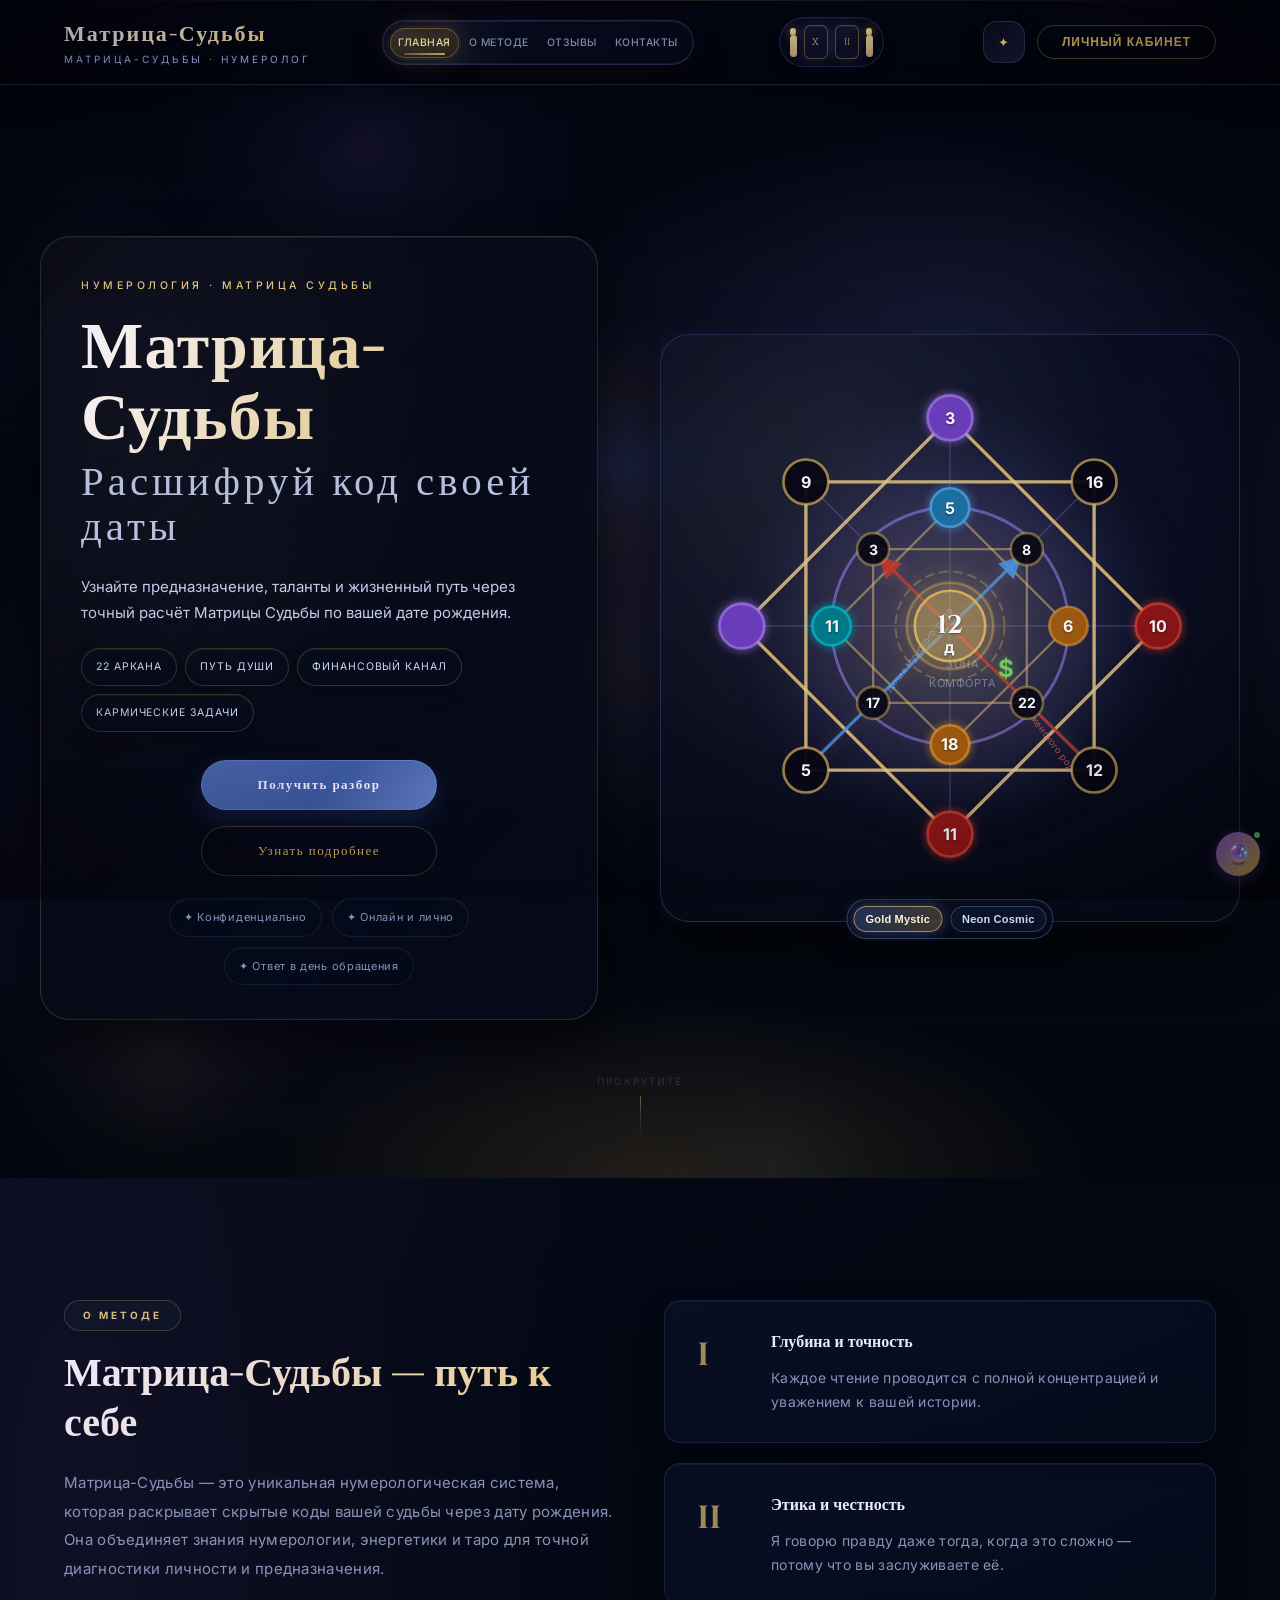
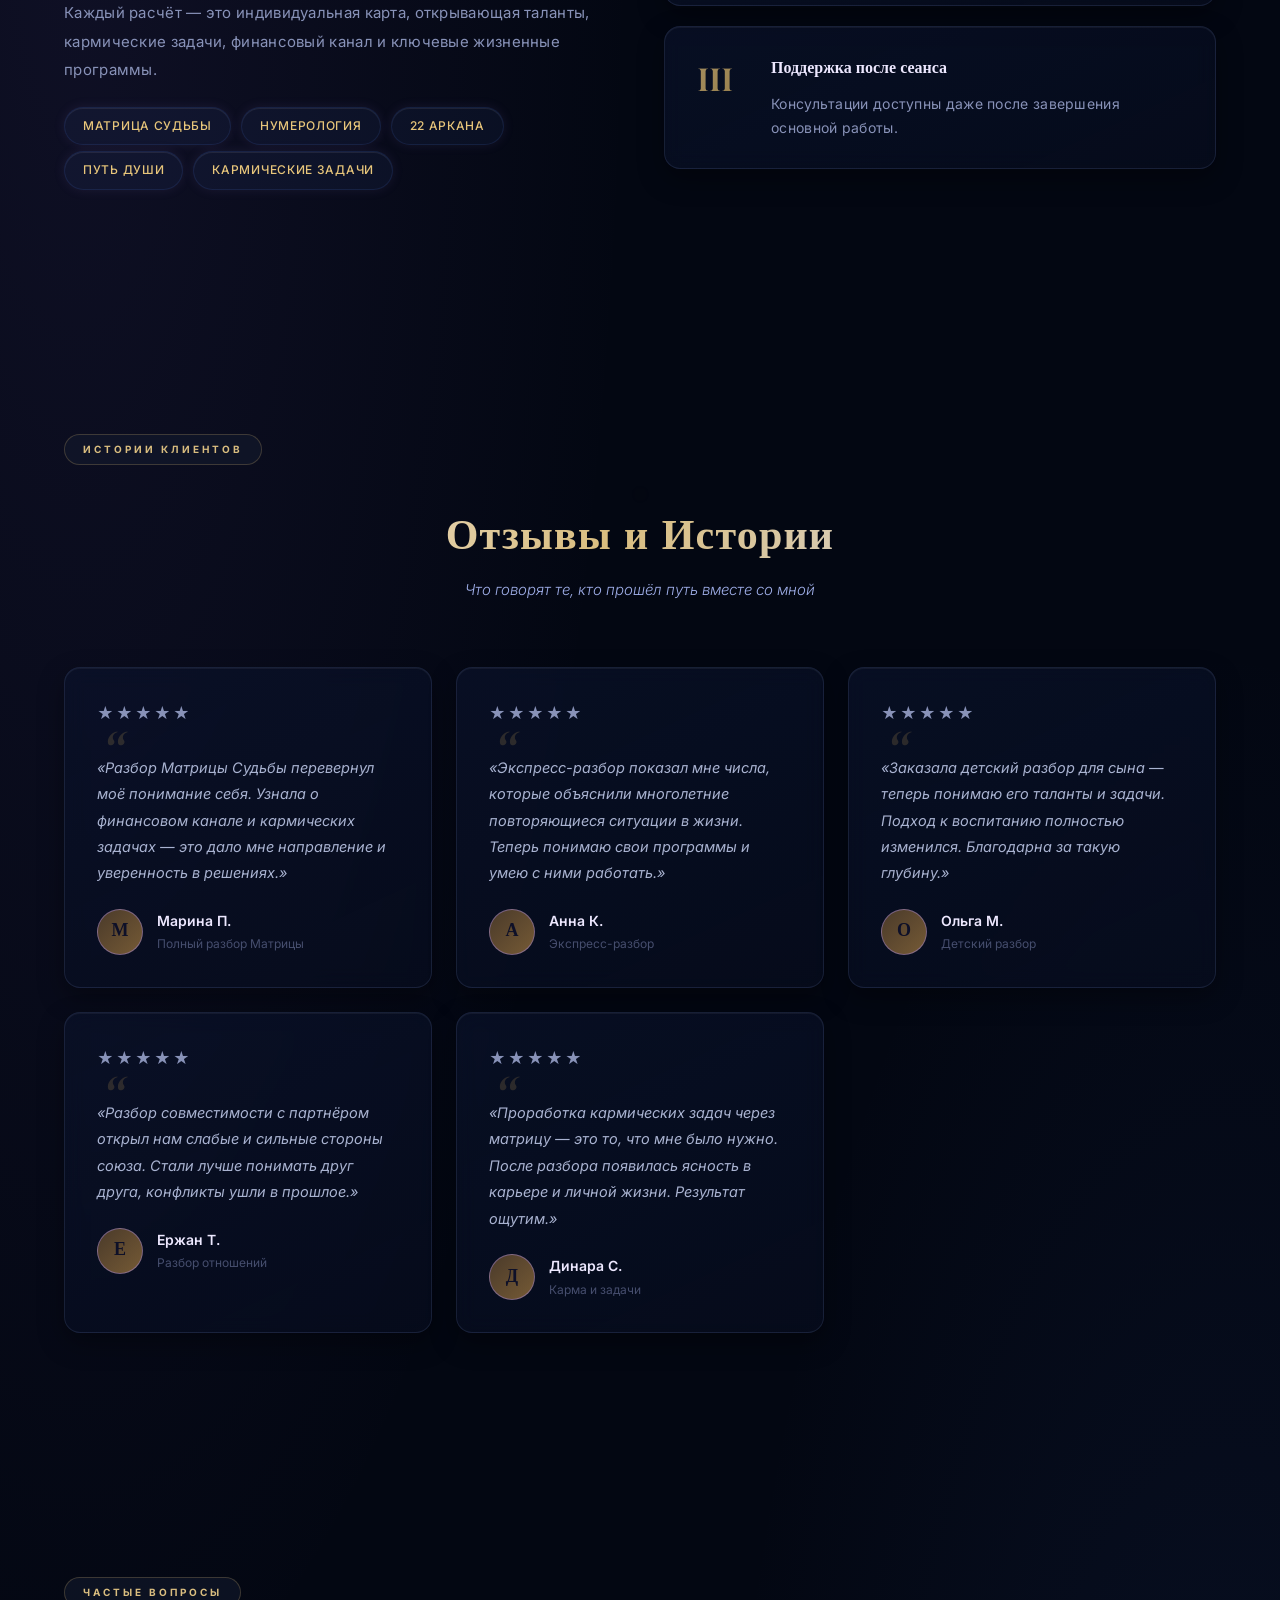
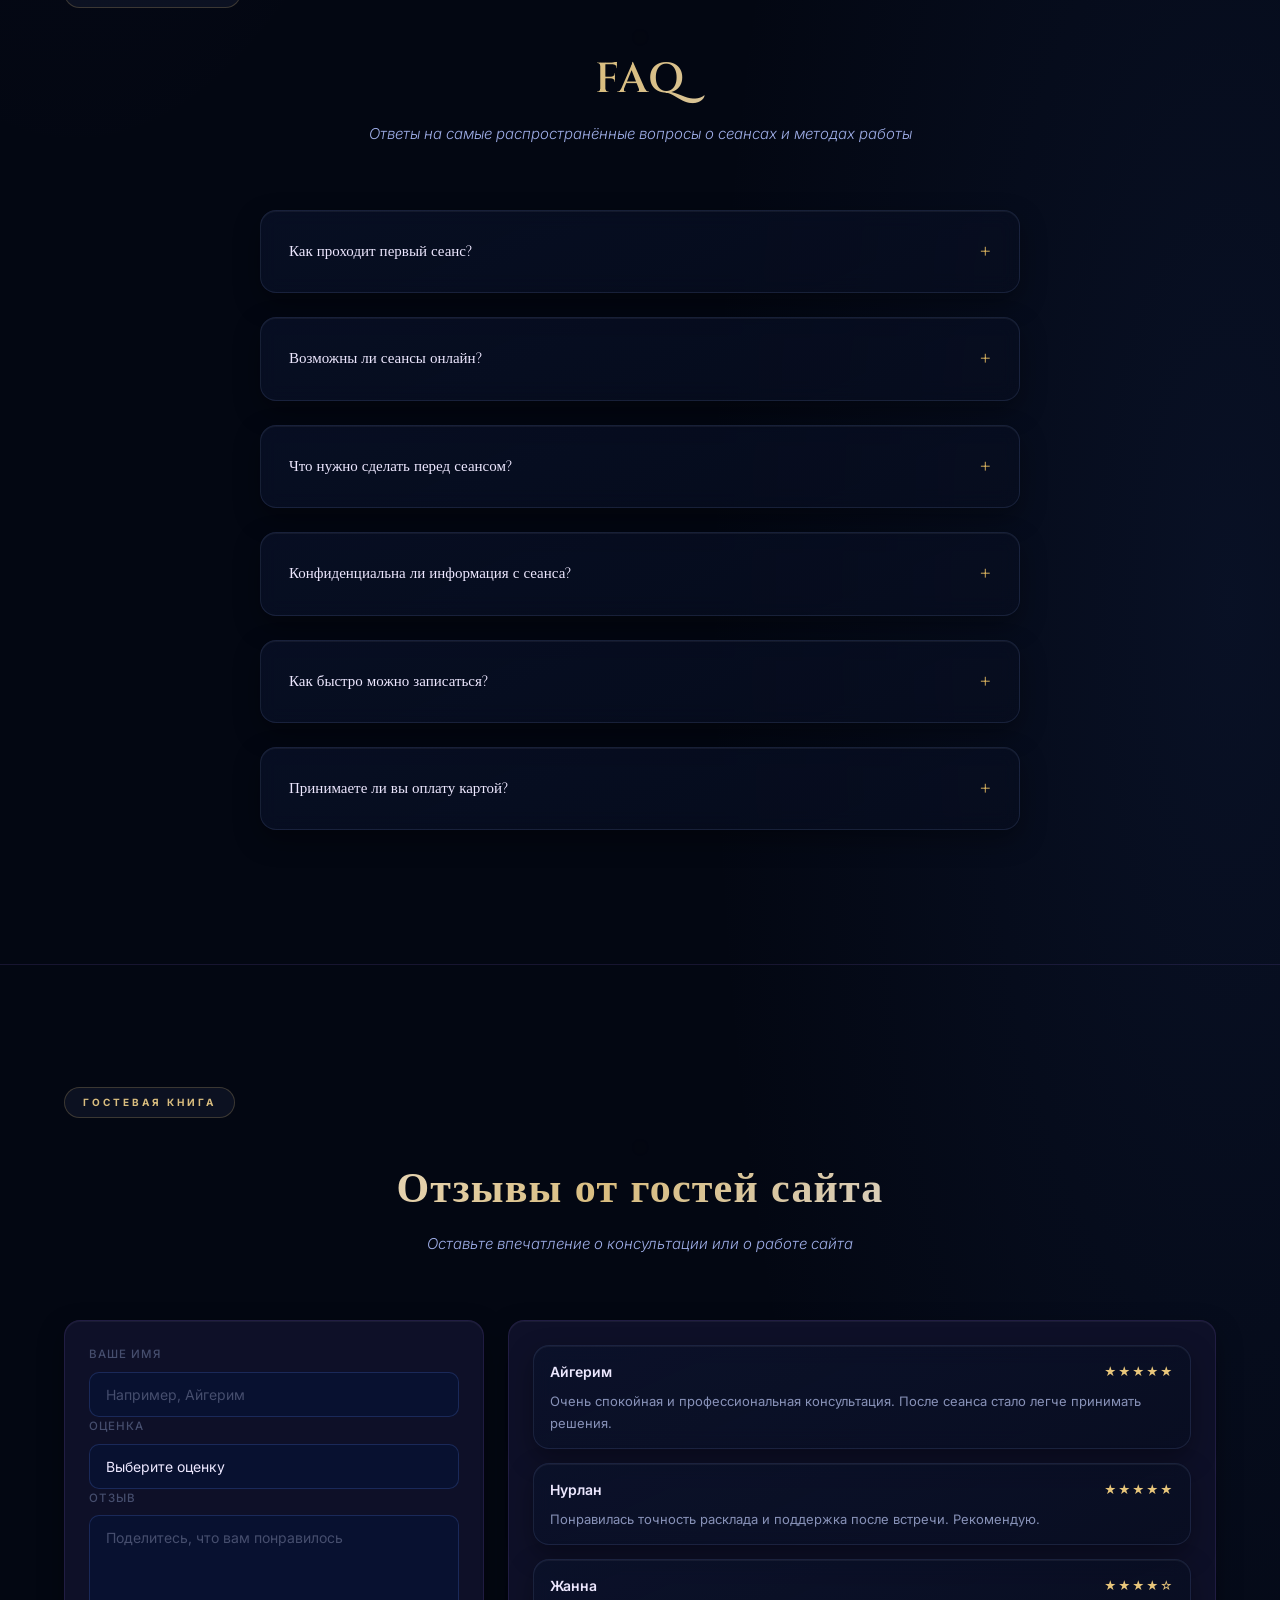
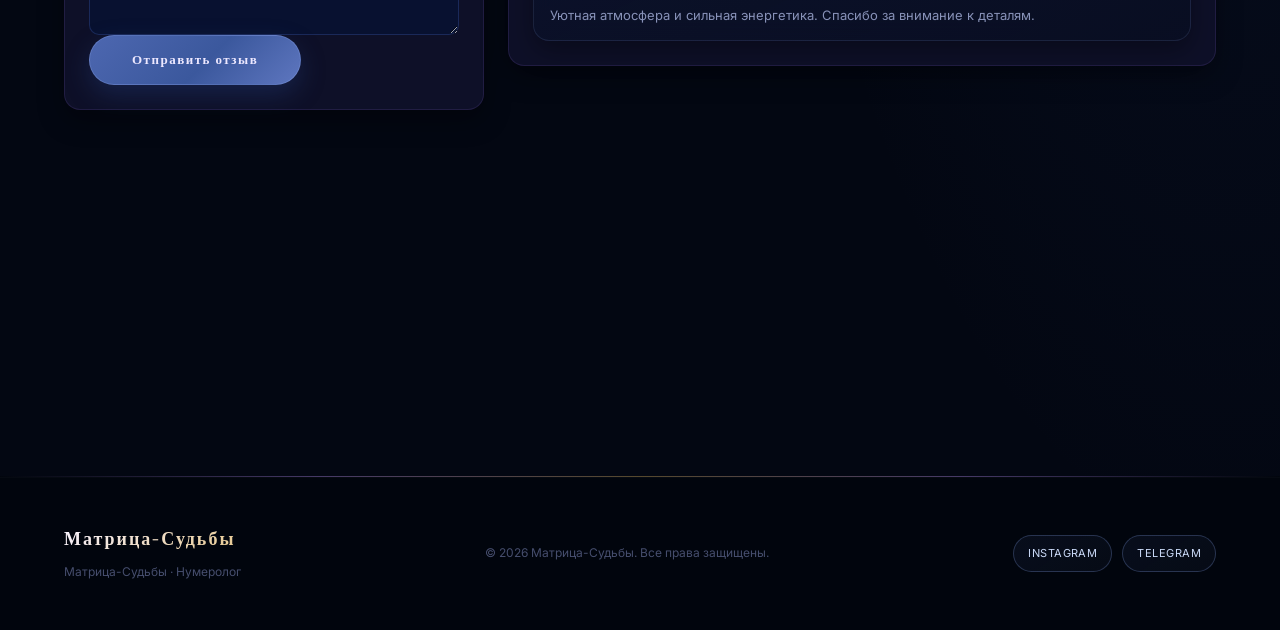
<file: index.html>
<!DOCTYPE html>
<html lang="ru">
<head>
    <meta charset="UTF-8">
    <meta name="viewport" content="width=device-width, initial-scale=1.0">
    <title>Матрица-Судьбы — Нумерология & Матрица-Судьбы</title>
    <meta name="description" content="Матрица-Судьбы — нумерология и расчёт матрицы по дате рождения. Узнайте предназначение, путь души, кармические задачи и финансовый канал. Онлайн-разбор.">
    <meta name="keywords" content="матрица судьбы, нумерология, расчёт матрицы, дата рождения, путь души, 22 аркана, кармические задачи, финансовый канал, предназначение">
    <meta name="author" content="Матрица-Судьбы">
    <meta name="robots" content="index, follow">
    <link rel="canonical" href="https://abdramanovtimur71-ux.github.io/---/">

    <!-- Open Graph -->
    <meta property="og:title" content="Матрица-Судьбы — Нумерология &amp; Матрица-Судьбы">
    <meta property="og:description" content="Таро, духовные практики, рейки и энергетическое очищение. Более 15 лет практики. Запишитесь на сеанс онлайн.">
    <meta property="og:type" content="website">
    <meta property="og:url" content="https://abdramanovtimur71-ux.github.io/---/">
    <meta property="og:image" content="">
    <meta property="og:image:width" content="1200">
    <meta property="og:image:height" content="630">
    <meta property="og:locale" content="ru_RU">
    <meta property="og:site_name" content="Матрица-Судьбы">

    <!-- Twitter Card -->
    <meta name="twitter:card" content="summary_large_image">
    <meta name="twitter:title" content="Матрица-Судьбы — Нумерология &amp; Матрица-Судьбы">
    <meta name="twitter:description" content="Таро, духовные практики, рейки и энергетическое очищение. Более 15 лет практики.">
    <meta name="twitter:image" content="">

    <meta name="theme-color" content="#07090f">

    <!-- Favicon -->
    <link rel="icon" type="image/svg+xml" href="favicon.svg">
    <link rel="apple-touch-icon" href="favicon.svg">

    <!-- PWA Manifest -->
    <link rel="manifest" href="manifest.json">

    <!-- Preconnect for fonts -->
    <link rel="preconnect" href="https://fonts.googleapis.com">
    <link rel="preconnect" href="https://fonts.gstatic.com" crossorigin>

    <!-- JSON-LD Structured Data -->
    <script type="application/ld+json">
    {
      "@context": "https://schema.org",
      "@type": "LocalBusiness",
    "name": "Матрица-Судьбы — Нумерология и Матрица-Судьбы",
      "description": "Профессиональный экстрасенс. Таро, контакт с духами, энергетическое очищение, рейки, астрология.",
    "url": "https://abdramanovtimur71-ux.github.io/---/",
    "image": "",
      "telephone": "+77072867777",
      "address": {
        "@type": "PostalAddress",
        "streetAddress": ""
      },
      "openingHours": "Mo-Sa 10:00-20:00",
      "priceRange": "₸₸",
      "sameAs": [
        "https://www.instagram.com/reel/DVdmq37CunU/"
      ]
    }
    </script>

    <link rel="stylesheet" href="styles_dark.css?v=20260720e">
</head>
<body>
    <!-- Пропустить навигацию (доступность) -->
    <a href="#home" class="skip-to-main">Перейти к основному контенту</a>

    <!-- Мистическая атмосфера -->
    <div class="mystic-vignette" aria-hidden="true"></div>
    <div class="mystic-fog" aria-hidden="true">
        <div class="mystic-fog-a"></div>
        <div class="mystic-fog-b"></div>
    </div>

    <!-- Прелоадер -->
    <div class="preloader" id="preloader">
        <div class="preloader-inner">
            <div class="preloader-crystal">✦</div>
            <div class="preloader-text">Матрица-Судьбы</div>
            <div class="preloader-bar"><div class="preloader-fill"></div></div>
        </div>
    </div>

    <!-- Навигация -->
    <nav class="navbar" id="navbar">
        <div class="container">
            <div class="logo" onclick="openAdminAccess()" title="Вход для администратора">
                <span class="logo-text" onclick="openAdminAccess()" title="Вход для администратора">Матрица-Судьбы</span>
                <span class="logo-subtitle">Матрица-Судьбы · Нумеролог</span>
            </div>
            <ul class="nav-links" id="navLinks" role="list">
                <li><a href="#home" class="nav-link">Главная</a></li>
                <li><a href="#about" class="nav-link">О методе</a></li>
                <li><a href="#testimonials" class="nav-link">Отзывы</a></li>
                <li><a href="#contact" class="nav-link">Контакты</a></li>
            </ul>
            <div class="nav-oracle" aria-hidden="true">
                <span class="nav-candle"></span>
                <span class="nav-card">X</span>
                <span class="nav-card">II</span>
                <span class="nav-candle"></span>
            </div>
            <button class="nav-hamburger" id="navHamburger" onclick="toggleMobileMenu()" aria-label="Открыть меню" aria-expanded="false" aria-controls="navLinks">
                <span></span><span></span><span></span>
            </button>
            <div class="nav-actions">
                <div class="nav-prefs">
                    <button class="nav-prefs-toggle" id="navPrefsToggle" type="button" aria-label="Открыть настройки атмосферы" aria-expanded="false" aria-controls="navPrefsPanel">✦</button>
                    <div class="nav-prefs-panel" id="navPrefsPanel" aria-label="Настройки атмосферы" hidden>
                        <div class="motion-switcher" id="motionSwitcher" aria-label="Интенсивность анимаций">
                            <button class="motion-btn" data-motion="soft" type="button">Soft</button>
                            <button class="motion-btn active" data-motion="normal" type="button">Normal</button>
                            <button class="motion-btn" data-motion="cinema" type="button">Cinema</button>
                        </div>
                        <div class="atmo-switcher" id="atmoSwitcher" aria-label="Режим атмосферы">
                            <button class="atmo-btn active" data-atmo="ritual" type="button">Ritual</button>
                            <button class="atmo-btn" data-atmo="lunar" type="button">Lunar</button>
                            <button class="atmo-btn" data-atmo="oracle" type="button">Oracle</button>
                        </div>
                    </div>
                </div>
                <button class="login-btn" onclick="openLoginModal()">Личный кабинет</button>
                <div id="userProfile" class="user-profile hidden">
                    <div class="profile-avatar" id="profileAvatar" onclick="toggleProfileMenu(event)">A</div>
                    <div class="profile-menu">
                        <a href="dashboard.html?v=20260723-cabinet-latest" class="profile-link">◈ Мой кабинет</a>
                        <a href="dashboard.html?v=20260723-cabinet-latest#profile" class="profile-link">✦ Профиль</a>
                        <a href="dashboard.html?v=20260723-cabinet-latest#sessions" class="profile-link">☽ Мои сеансы</a>
                        <a href="dashboard.html?v=20260723-cabinet-latest#subscription" class="profile-link">⬡ Подписка</a>
                        <a href="dashboard.html?v=20260723-cabinet-latest#settings" class="profile-link">⚙ Настройки</a>
                        <hr>
                        <a href="#" class="profile-link" onclick="logout()">→ Выйти</a>
                    </div>
                </div>
            </div>
        </div>
    </nav>

    <!-- Мобильный drawer-оверлей -->
    <div class="drawer-overlay" id="drawerOverlay" onclick="toggleMobileMenu()" aria-hidden="true"></div>

    <!-- Мобильный drawer -->
    <aside class="mobile-drawer" id="mobileDrawer" aria-label="Мобильное меню" aria-hidden="true">
        <div class="drawer-header">
            <div class="drawer-logo">
                <span class="drawer-logo-text">Матрица-Судьбы</span>
                <span class="drawer-logo-sub">Нумеролог · Матрица Судьбы</span>
            </div>
            <button class="drawer-close" onclick="toggleMobileMenu()" aria-label="Закрыть меню">✕</button>
        </div>
        <nav class="drawer-nav" role="navigation">
            <a href="#home"            class="drawer-link" onclick="toggleMobileMenu()"><span class="dl-icon">⟡</span>Главная</a>
            <a href="#about"           class="drawer-link" onclick="toggleMobileMenu()"><span class="dl-icon">✦</span>О методе</a>
            <a href="#testimonials"    class="drawer-link" onclick="toggleMobileMenu()"><span class="dl-icon">✧</span>Отзывы</a>
            <a href="#contact"         class="drawer-link" onclick="toggleMobileMenu()"><span class="dl-icon">☽</span>Контакты</a>
        </nav>
        <button class="drawer-cta" onclick="scrollToSection('#booking'); toggleMobileMenu()">Записаться на сеанс</button>
        <!-- Декоративные свечи внизу drawer -->
        <div class="drawer-candles" aria-hidden="true">
            <div class="drawer-candle">
                <div class="dc-flame"><div class="dc-flame-inner"></div></div>
                <div class="dc-wax-drop"></div>
            </div>
            <div class="drawer-rune">✦ Тайны открываются избранным ✦</div>
            <div class="drawer-candle">
                <div class="dc-flame"><div class="dc-flame-inner"></div></div>
                <div class="dc-wax-drop"></div>
            </div>
        </div>
    </aside>
    <div class="scroll-progress" id="scrollProgress" aria-hidden="true"></div>
    <div class="drawer-overlay" id="drawerOverlay" onclick="toggleMobileMenu()" aria-hidden="true"></div>

    <!-- Герой -->
    <section id="home" class="hero">
        <canvas class="hero-nebula-canvas" id="heroNebulaCanvas" aria-hidden="true"></canvas>
        <div class="hero-inner container">
            <div class="hero-content">
                <span class="hero-kicker">Нумерология · Матрица Судьбы</span>
                <h1 class="hero-title">Матрица-Судьбы<br><span class="hero-title-sub">Расшифруй код своей даты</span></h1>
                <p class="hero-desc">Узнайте предназначение, таланты и жизненный путь через точный расчёт Матрицы Судьбы по вашей дате рождения.</p>
                <div class="hero-destiny-chips">
                    <span class="destiny-chip">22 аркана</span>
                    <span class="destiny-chip">Путь Души</span>
                    <span class="destiny-chip">Финансовый канал</span>
                    <span class="destiny-chip">Кармические задачи</span>
                </div>
                <div class="hero-actions">
                    <button class="btn-primary" onclick="handleHeroMatrixCTA()">Получить разбор</button>
                    <button class="btn-secondary" onclick="scrollToSection('#testimonials')">Узнать подробнее</button>
                </div>
                <div class="hero-trust-strip">
                    <span>✦ Конфиденциально</span>
                    <span>✦ Онлайн и лично</span>
                    <span>✦ Ответ в день обращения</span>
                </div>
            </div>
            <div class="hero-viz-col">
                <div class="hero-matrix-viz theme-gold" id="heroMatrixViz">
                    <svg class="matrix-svg" viewBox="-18 -18 336 336" xmlns="http://www.w3.org/2000/svg">
                        <defs>
                            <radialGradient id="mgBg" cx="50%" cy="50%" r="50%">
                                <stop offset="0%" stop-color="#D4AE5C" stop-opacity="0.18"/>
                                <stop offset="60%" stop-color="#7B4FC7" stop-opacity="0.07"/>
                                <stop offset="100%" stop-color="#050507" stop-opacity="0"/>
                            </radialGradient>
                            <filter id="mgGlow" x="-60%" y="-60%" width="220%" height="220%">
                                <feGaussianBlur stdDeviation="3" result="b"/>
                                <feMerge><feMergeNode in="b"/><feMergeNode in="SourceGraphic"/></feMerge>
                            </filter>
                            <filter id="mgGlowLg" x="-100%" y="-100%" width="300%" height="300%">
                                <feGaussianBlur stdDeviation="7" result="b"/>
                                <feMerge><feMergeNode in="b"/><feMergeNode in="SourceGraphic"/></feMerge>
                            </filter>
                            <marker id="mgArrB" markerWidth="7" markerHeight="7" refX="5" refY="3.5" orient="auto">
                                <polygon points="0 0, 7 3.5, 0 7" fill="rgba(74,144,217,0.9)"/>
                            </marker>
                            <marker id="mgArrR" markerWidth="7" markerHeight="7" refX="5" refY="3.5" orient="auto">
                                <polygon points="0 0, 7 3.5, 0 7" fill="rgba(192,57,43,0.9)"/>
                            </marker>
                        </defs>

                        <!-- Background glow -->
                        <circle cx="150" cy="150" r="148" fill="url(#mgBg)"/>

                        <!-- ── STRUCTURE LINES ── -->
                        <!-- Cross (vertical + horizontal) -->
                        <line class="mg-cross" x1="150" y1="20" x2="150" y2="280"/>
                        <line class="mg-cross" x1="20" y1="150" x2="280" y2="150"/>
                        <!-- Diagonals through outer square corners -->
                        <line class="mg-cross" x1="60" y1="60" x2="240" y2="240"/>
                        <line class="mg-cross" x1="240" y1="60" x2="60" y2="240"/>
                        <!-- Inner square -->
                        <polygon class="mg-is" points="102,102 198,102 198,198 102,198"/>
                        <!-- Inner diamond -->
                        <polygon class="mg-id" points="150,76 224,150 150,224 76,150"/>
                        <!-- Big inscribed circle -->
                        <circle class="mg-circ" cx="150" cy="150" r="74"/>
                        <!-- Outer square -->
                        <polygon class="mg-os" points="60,60 240,60 240,240 60,240"/>
                        <!-- Outer diamond -->
                        <polygon class="mg-od" points="150,20 280,150 150,280 20,150"/>

                        <!-- ── MASCULINE / FEMININE LINES ── -->
                        <line class="mg-arrow-m" x1="66" y1="233" x2="192" y2="109" marker-end="url(#mgArrB)"/>
                        <line class="mg-arrow-f" x1="234" y1="233" x2="108" y2="109" marker-end="url(#mgArrR)"/>

                        <!-- Arrow text labels (rotated along arrows) -->
                        <text class="mg-alabel" transform="translate(113,192) rotate(-53)">линия мужского рода</text>
                        <text class="mg-alabel mg-alabel-r" transform="translate(188,192) rotate(53)">линия женского рода</text>

                        <!-- ЗОНА КОМФОРТА + $ -->
                        <text class="mg-zone" x="158" y="176">ЗОНА</text>
                        <text class="mg-zone" x="158" y="188">КОМФОРТА</text>
                        <text class="mg-dollar" x="185" y="182">$</text>

                        <!-- ── OUTER DIAMOND NODES (cardinal directions) ── -->
                        <!-- Top: purple, 10 -->
                        <circle class="mn mn-purple" cx="150" cy="20" r="14" filter="url(#mgGlow)" style="animation-delay:0s"/>
                        <text id="mn-top" class="mt" x="150" y="20">10</text>
                        <!-- Right: dark-red, 6 -->
                        <circle class="mn mn-red" cx="280" cy="150" r="14" filter="url(#mgGlow)" style="animation-delay:1.4s"/>
                        <text id="mn-right" class="mt" x="280" y="150">6</text>
                        <!-- Bottom: dark-red, 6 -->
                        <circle class="mn mn-red" cx="150" cy="280" r="14" filter="url(#mgGlow)" style="animation-delay:2.8s"/>
                        <text id="mn-bot" class="mt" x="150" y="280">6</text>
                        <!-- Left: purple, 17 -->
                        <circle class="mn mn-purple" cx="20" cy="150" r="14" filter="url(#mgGlow)" style="animation-delay:4.2s"/>
                        <text id="mn-left" class="mt" x="20" y="150">17</text>

                        <!-- ── OUTER SQUARE NODES (diagonal corners) ── -->
                        <circle class="mn mn-dark" cx="60" cy="60" r="14" style="animation-delay:0.7s"/>
                        <text id="mn-tl" class="mt mt-gold" x="60" y="60">9</text>
                        <circle class="mn mn-dark" cx="240" cy="60" r="14" style="animation-delay:2.1s"/>
                        <text id="mn-tr" class="mt mt-gold" x="240" y="60">16</text>
                        <circle class="mn mn-dark" cx="240" cy="240" r="14" style="animation-delay:3.5s"/>
                        <text id="mn-br" class="mt mt-gold" x="240" y="240">12</text>
                        <circle class="mn mn-dark" cx="60" cy="240" r="14" style="animation-delay:4.9s"/>
                        <text id="mn-bl" class="mt mt-gold" x="60" y="240">5</text>

                        <!-- ── INNER DIAMOND NODES ── -->
                        <circle class="mn mn-blue" cx="150" cy="76" r="12" filter="url(#mgGlow)" style="animation-delay:0.5s"/>
                        <text id="mn-itop" class="mt" x="150" y="76">5</text>
                        <circle class="mn mn-orange" cx="224" cy="150" r="12" style="animation-delay:1.9s"/>
                        <text id="mn-iright" class="mt" x="224" y="150">6</text>
                        <circle class="mn mn-orange" cx="150" cy="224" r="12" filter="url(#mgGlow)" style="animation-delay:3.3s"/>
                        <text id="mn-ibot" class="mt" x="150" y="224">18</text>
                        <circle class="mn mn-cyan" cx="76" cy="150" r="12" filter="url(#mgGlow)" style="animation-delay:4.7s"/>
                        <text id="mn-ileft" class="mt" x="76" y="150">11</text>

                        <!-- ── INNER SQUARE NODES (small) ── -->
                        <circle class="mn mn-sm" cx="102" cy="102" r="10"/>
                        <text id="mn-s1" class="mt mt-sm" x="102" y="102">3</text>
                        <circle class="mn mn-sm" cx="198" cy="102" r="10"/>
                        <text id="mn-s2" class="mt mt-sm" x="198" y="102">8</text>
                        <circle class="mn mn-sm" cx="198" cy="198" r="10"/>
                        <text id="mn-s3" class="mt mt-sm" x="198" y="198">22</text>
                        <circle class="mn mn-sm" cx="102" cy="198" r="10"/>
                        <text id="mn-s4" class="mt mt-sm" x="102" y="198">17</text>

                        <!-- ── CENTER ── -->
                        <circle class="mg-center-ring" cx="150" cy="150" r="34"/>
                        <circle class="mn mn-center-out" cx="150" cy="150" r="27" filter="url(#mgGlowLg)"/>
                        <circle class="mn mn-center" cx="150" cy="150" r="22"/>
                        <text id="mn-center" class="mt mt-center" x="150" y="150">12</text>
                        <text class="mt mt-sub" x="150" y="163">д</text>
                    </svg>
                    <div class="hero-matrix-theme-switch" role="group" aria-label="Тема матрицы">
                        <button type="button" class="matrix-theme-btn is-active" data-theme="gold">Gold Mystic</button>
                        <button type="button" class="matrix-theme-btn" data-theme="neon">Neon Cosmic</button>
                    </div>
                </div>
            </div>
        </div>
        <div class="scroll-indicator">
            <span>Прокрутите</span>
            <div class="scroll-line"></div>
        </div>
    </section>

    <!-- О мастере -->
    <section id="about" class="about">
        <div class="container">
            <div class="about-layout about-layout-3col">
                <div class="about-photo-col" style="display:none" aria-hidden="true">
                    <div class="about-photo-frame">
                        <div class="apf-glow" aria-hidden="true"></div>
                        <div class="apf-corner apf-tl" aria-hidden="true"></div>
                        <div class="apf-corner apf-tr" aria-hidden="true"></div>
                        <div class="apf-corner apf-bl" aria-hidden="true"></div>
                        <div class="apf-corner apf-br" aria-hidden="true"></div>
                    </div>
                </div>
                <div class="about-text">
                    <span class="section-label">О методе</span>
                    <h2>Матрица-Судьбы — путь к себе</h2>
                    <p>Матрица-Судьбы — это уникальная нумерологическая система, которая раскрывает скрытые коды вашей судьбы через дату рождения. Она объединяет знания нумерологии, энергетики и таро для точной диагностики личности и предназначения.</p>
                    <p>Каждый расчёт — это индивидуальная карта, открывающая таланты, кармические задачи, финансовый канал и ключевые жизненные программы.</p>
                    <div>
                        <span class="about-tag">Матрица Судьбы</span>
                        <span class="about-tag">Нумерология</span>
                        <span class="about-tag">22 аркана</span>
                        <span class="about-tag">Путь Души</span>
                        <span class="about-tag">Кармические задачи</span>
                    </div>
                </div>
                <div class="about-card-stack">
                    <div class="about-feat-card">
                        <span class="feat-num">I</span>
                        <div class="feat-body">
                            <h4>Глубина и точность</h4>
                            <p>Каждое чтение проводится с полной концентрацией и уважением к вашей истории.</p>
                        </div>
                    </div>
                    <div class="about-feat-card">
                        <span class="feat-num">II</span>
                        <div class="feat-body">
                            <h4>Этика и честность</h4>
                            <p>Я говорю правду даже тогда, когда это сложно — потому что вы заслуживаете её.</p>
                        </div>
                    </div>
                    <div class="about-feat-card">
                        <span class="feat-num">III</span>
                        <div class="feat-body">
                            <h4>Поддержка после сеанса</h4>
                            <p>Консультации доступны даже после завершения основной работы.</p>
                        </div>
                    </div>
                </div>
            </div>
        </div>
    </section>

    <!-- Отзывы -->
    <section id="testimonials" class="testimonials">
        <div class="container">
            <span class="section-label">Истории клиентов</span>
            <h2 class="section-title">Отзывы и Истории</h2>
            <p class="section-subtitle">Что говорят те, кто прошёл путь вместе со мной</p>

            <div class="testimonials-slider">
                <div class="testimonial-card fade-in">
                    <div class="testimonial-stars">★★★★★</div>
                    <p class="testimonial-text">«Разбор Матрицы Судьбы перевернул моё понимание себя. Узнала о финансовом канале и кармических задачах — это дало мне направление и уверенность в решениях.»</p>
                    <div class="testimonial-author">
                        <div class="author-avatar">М</div>
                        <div>
                            <p class="author-name">Марина П.</p>
                            <p class="author-service">Полный разбор Матрицы</p>
                        </div>
                    </div>
                </div>

                <div class="testimonial-card fade-in">
                    <div class="testimonial-stars">★★★★★</div>
                    <p class="testimonial-text">«Экспресс-разбор показал мне числа, которые объяснили многолетние повторяющиеся ситуации в жизни. Теперь понимаю свои программы и умею с ними работать.»</p>
                    <div class="testimonial-author">
                        <div class="author-avatar">А</div>
                        <div>
                            <p class="author-name">Анна К.</p>
                            <p class="author-service">Экспресс-разбор</p>
                        </div>
                    </div>
                </div>

                <div class="testimonial-card fade-in">
                    <div class="testimonial-stars">★★★★★</div>
                    <p class="testimonial-text">«Заказала детский разбор для сына — теперь понимаю его таланты и задачи. Подход к воспитанию полностью изменился. Благодарна за такую глубину.»</p>
                    <div class="testimonial-author">
                        <div class="author-avatar">О</div>
                        <div>
                            <p class="author-name">Ольга М.</p>
                            <p class="author-service">Детский разбор</p>
                        </div>
                    </div>
                </div>

                <div class="testimonial-card fade-in">
                    <div class="testimonial-stars">★★★★★</div>
                    <p class="testimonial-text">«Разбор совместимости с партнёром открыл нам слабые и сильные стороны союза. Стали лучше понимать друг друга, конфликты ушли в прошлое.»</p>
                    <div class="testimonial-author">
                        <div class="author-avatar">Е</div>
                        <div>
                            <p class="author-name">Ержан Т.</p>
                            <p class="author-service">Разбор отношений</p>
                        </div>
                    </div>
                </div>

                <div class="testimonial-card fade-in">
                    <div class="testimonial-stars">★★★★★</div>
                    <p class="testimonial-text">«Проработка кармических задач через матрицу — это то, что мне было нужно. После разбора появилась ясность в карьере и личной жизни. Результат ощутим.»</p>
                    <div class="testimonial-author">
                        <div class="author-avatar">Д</div>
                        <div>
                            <p class="author-name">Динара С.</p>
                            <p class="author-service">Карма и задачи</p>
                        </div>
                    </div>
                </div>
            </div>
        </div>
    </section>

<!-- FAQ -->
    <section id="faq" class="faq">
        <div class="container">
            <span class="section-label">Частые вопросы</span>
            <h2 class="section-title">FAQ</h2>
            <p class="section-subtitle">Ответы на самые распространённые вопросы о сеансах и методах работы</p>

            <div class="faq-list">
                <div class="faq-item">
                    <div class="faq-question" onclick="toggleFaq(this)">
                        <span>Как проходит первый сеанс?</span>
                        <span class="faq-icon">+</span>
                    </div>
                    <div class="faq-answer">
                        <div class="faq-answer-inner">Первый сеанс начинается с короткой беседы — я понимаю, с чем вы пришли, что вас беспокоит. Затем мы выбираем инструмент: карты Таро, контакт с тонким миром или энергетическую диагностику. Всё в вашем темпе, без давления. Сеанс длится 30–90 минут в зависимости от выбранной услуги.</div>
                    </div>
                </div>
                <div class="faq-item">
                    <div class="faq-question" onclick="toggleFaq(this)">
                        <span>Возможны ли сеансы онлайн?</span>
                        <span class="faq-icon">+</span>
                    </div>
                    <div class="faq-answer">
                        <div class="faq-answer-inner">Да, большинство услуг доступны дистанционно: через видеозвонок (WhatsApp, Telegram), голосовой звонок или переписку. Энергетические практики и связь с тонким миром не ограничены расстоянием. Онлайн-сеанс ничем не уступает личной встрече.</div>
                    </div>
                </div>
                <div class="faq-item">
                    <div class="faq-question" onclick="toggleFaq(this)">
                        <span>Что нужно сделать перед сеансом?</span>
                        <span class="faq-icon">+</span>
                    </div>
                    <div class="faq-answer">
                        <div class="faq-answer-inner">Специальной подготовки не требуется. Желательно прийти отдохнувшим, с открытым настроем. Можете заранее сформулировать главный вопрос или ситуацию, которая вас беспокоит — это помогает сделать сеанс более точным и результативным.</div>
                    </div>
                </div>
                <div class="faq-item">
                    <div class="faq-question" onclick="toggleFaq(this)">
                        <span>Конфиденциальна ли информация с сеанса?</span>
                        <span class="faq-icon">+</span>
                    </div>
                    <div class="faq-answer">
                        <div class="faq-answer-inner">Абсолютно. Всё сказанное и увиденное на сеансе остаётся строго между нами. Я никогда не делюсь личными данными клиентов и не веду публичных записей. Конфиденциальность — это основа доверия и моей профессиональной этики.</div>
                    </div>
                </div>
                <div class="faq-item">
                    <div class="faq-question" onclick="toggleFaq(this)">
                        <span>Как быстро можно записаться?</span>
                        <span class="faq-icon">+</span>
                    </div>
                    <div class="faq-answer">
                        <div class="faq-answer-inner">Обычно ближайшее свободное место есть в течение 1–3 дней. Срочные консультации возможны — напишите мне в Telegram или по email и мы договоримся об удобном времени. Подписчики плана «Мудрый» и «Мастер» получают приоритет в записи.</div>
                    </div>
                </div>
                <div class="faq-item">
                    <div class="faq-question" onclick="toggleFaq(this)">
                        <span>Принимаете ли вы оплату картой?</span>
                        <span class="faq-icon">+</span>
                    </div>
                    <div class="faq-answer">
                        <div class="faq-answer-inner">Да, принимаю все основные способы оплаты: банковская карта (Каспи, Visa, MasterCard), переводы на Kaspi Pay, наличные при личной встрече. Оплата подписки производится через защищённую форму на сайте.</div>
                    </div>
                </div>
            </div>
        </div>
    </section>

    <!-- Отзывы гостей (внизу) -->
    <section id="guest-reviews" class="guest-reviews">
        <div class="container">
            <span class="section-label">Гостевая книга</span>
            <h2 class="section-title">Отзывы от гостей сайта</h2>
            <p class="section-subtitle">Оставьте впечатление о консультации или о работе сайта</p>

            <div class="guest-reviews-layout">
                <form class="guest-review-form" id="guestReviewForm">
                    <div class="form-group">
                        <label>Ваше имя</label>
                        <input type="text" id="guestName" placeholder="Например, Айгерим" required>
                    </div>
                    <div class="form-group">
                        <label>Оценка</label>
                        <select id="guestRating" required>
                            <option value="">Выберите оценку</option>
                            <option value="5">★★★★★ — Отлично</option>
                            <option value="4">★★★★☆ — Хорошо</option>
                            <option value="3">★★★☆☆ — Нормально</option>
                        </select>
                    </div>
                    <div class="form-group">
                        <label>Отзыв</label>
                        <textarea id="guestText" rows="4" placeholder="Поделитесь, что вам понравилось" required></textarea>
                    </div>
                    <button type="submit" class="submit-btn">Отправить отзыв</button>
                </form>

                <div class="guest-reviews-list" id="guestReviewsList"></div>
            </div>
        </div>
    </section>

    <!-- Контакты -->
    <section id="contact" class="contact">
        <div class="container">
            <div class="contact-layout"></div>
        </div>
    </section>

    <!-- Футер -->
    <footer class="footer">
        <div class="container">
            <div class="footer-brand">
                <span class="logo-text" onclick="openAdminAccess()" title="Вход для администратора">Матрица-Судьбы</span>
                <p>Матрица-Судьбы · Нумеролог</p>
            </div>
            <p class="footer-copy">© 2026 Матрица-Судьбы. Все права защищены.</p>
            <div class="social-links">
                <a href="https://www.instagram.com/tengriwitch?igsh=NjN3N3J3ZHNlODd5" class="social-link" target="_blank" rel="noopener noreferrer" aria-label="Instagram">
                    <span class="social-link-text">Instagram</span>
                </a>
                <a href="https://t.me/tengriwitch" class="social-link" target="_blank" rel="noopener noreferrer" aria-label="Telegram">
                    <span class="social-link-text">Telegram</span>
                </a>
            </div>
        </div>
    </footer>

    <!-- Модальное окно входа -->
    <div id="loginModal" class="modal">
        <div class="modal-content">
            <button class="close-modal" onclick="closeLoginModal()">×</button>
            <div class="modal-header">
                <h2>Вход в кабинет</h2>
                <p>Введите свои данные для доступа</p>
            </div>
            <form class="login-form" id="loginFormElement">
                <div class="form-group">
                    <label>Email адрес</label>
                    <input type="email" id="email" placeholder="ваш@email.com" required>
                    <span class="form-error"></span>
                </div>
                <div class="form-group">
                    <label>Пароль</label>
                    <div class="password-field">
                        <input type="password" id="password" placeholder="Ваш пароль" required>
                        <button type="button" class="show-password" onclick="togglePassword()">◉</button>
                    </div>
                    <span class="form-error"></span>
                </div>
                <div class="remember-forgot">
                    <label class="checkbox">
                        <input type="checkbox" id="rememberMe">
                        <span>Запомнить меня</span>
                    </label>
                    <a href="#" class="forgot-password">Забыли пароль?</a>
                </div>
                <button type="submit" class="submit-btn login-submit">Войти</button>
            </form>
            <div class="modal-footer">
                <p>Нет аккаунта? <a href="#" onclick="openRegistrationModal()">Зарегистрироваться</a></p>
            </div>
        </div>
    </div>

    <!-- Регистрация -->
    <div id="registrationModal" class="modal">
        <div class="modal-content">
            <button class="close-modal" onclick="closeRegistrationModal()">×</button>
            <div class="modal-header">
                <h2>Создать аккаунт</h2>
                <p>Присоединитесь к сообществу</p>
            </div>
            <form class="registration-form" id="registrationFormElement">
                <div class="form-group">
                    <label>Полное имя</label>
                    <input type="text" id="name" placeholder="Ваше имя" required>
                </div>
                <div class="form-group">
                    <label>Email адрес</label>
                    <input type="email" id="reg-email" placeholder="ваш@email.com" required>
                </div>
                <div class="form-group">
                    <label>Пароль</label>
                    <div class="password-field">
                        <input type="password" id="reg-password" placeholder="Не менее 8 символов" required>
                        <button type="button" class="show-password" onclick="toggleRegistrationPassword()">◉</button>
                    </div>
                </div>
                <div class="form-group">
                    <label>Подтвердить пароль</label>
                    <input type="password" id="confirm-password" placeholder="Повторите пароль" required>
                </div>
                <label class="checkbox" style="margin-bottom:20px">
                    <input type="checkbox" id="agree" required>
                    <span>Я принимаю <a href="#">условия использования</a></span>
                </label>
                <button type="submit" class="submit-btn">Создать аккаунт</button>
            </form>
            <div class="modal-footer">
                <p>Уже есть аккаунт? <a href="#" onclick="openLoginModal()">Войти</a></p>
            </div>
        </div>
    </div>

    <!-- Плавающие кнопки -->
    <div class="fab-group" aria-label="Быстрая связь">
    </div>
    <button class="fab-scroll-top" id="scrollTopBtn" onclick="scrollToTop()" title="Наверх" aria-label="Вернуться наверх">
        <svg viewBox="0 0 24 24" fill="none" stroke="currentColor" stroke-width="2.5" width="18" height="18"><path d="M18 15l-6-6-6 6"/></svg>
    </button>

    <!-- Нижнее мобильное меню -->
    <nav class="mobile-bottom-nav" aria-label="Мобильная навигация">
        <a href="#home" class="mbn-item active">
            <svg viewBox="0 0 24 24" fill="none" stroke="currentColor" stroke-width="2" width="22" height="22"><path d="M3 9.5L12 3l9 6.5V20a1 1 0 01-1 1H4a1 1 0 01-1-1V9.5z"/><path d="M9 21V12h6v9"/></svg>
            <span>Главная</span>
        </a>
        <a href="#about" class="mbn-item">
            <svg viewBox="0 0 24 24" fill="none" stroke="currentColor" stroke-width="2" width="22" height="22"><circle cx="12" cy="8" r="4"/><path d="M4 20c0-4 3.6-7 8-7s8 3 8 7"/></svg>
            <span>О методе</span>
        </a>
        <a href="#testimonials" class="mbn-item">
            <svg viewBox="0 0 24 24" fill="none" stroke="currentColor" stroke-width="2" width="22" height="22"><path d="M21 15a2 2 0 01-2 2H7l-4 4V5a2 2 0 012-2h14a2 2 0 012 2z"/></svg>
            <span>Отзывы</span>
        </a>
        <a href="#contact" class="mbn-item">
            <svg viewBox="0 0 24 24" fill="none" stroke="currentColor" stroke-width="2" width="22" height="22"><path d="M22 16.92v3a2 2 0 01-2.18 2 19.79 19.79 0 01-8.63-3.07A19.5 19.5 0 013.07 11.5a19.79 19.79 0 01-3.07-8.67A2 2 0 012 .82h3a2 2 0 012 1.72c.127.96.361 1.903.7 2.81a2 2 0 01-.45 2.11L6.09 8.91a16 16 0 006 6l1.27-1.27a2 2 0 012.11-.45c.907.339 1.85.573 2.81.7A2 2 0 0122 16.92z"/></svg>
            <span>Контакты</span>
        </a>
    </nav>

    <script src="script.js?v=20260723-chat-assistant"></script>

    <!-- ИИ чат-виджет -->
    <div id="aiChatWidget">
        <button id="aiChatToggle" onclick="aiChatOpen()" aria-label="Открыть ИИ-консультант" title="Спросить ИИ-консультанта">
            <span id="aiChatIcon">🔮</span>
            <span class="ai-chat-pulse"></span>
        </button>
        <div id="aiChatBox" aria-hidden="true">
            <div id="aiChatHeader">
                <div style="display:flex;align-items:center;gap:10px">
                    <span style="font-size:22px">🔮</span>
                    <div>
                        <div style="font-weight:600;font-size:14px;color:#e8d090">Матрица Судьбы — ИИ консультант</div>
                        <div style="font-size:11px;color:#8a9ab5">Онлайн · отвечает мгновенно</div>
                    </div>
                </div>
                <button onclick="aiChatClose()" style="background:none;border:none;cursor:pointer;color:#8a9ab5;font-size:18px;padding:4px" aria-label="Закрыть">✕</button>
            </div>
            <div id="aiChatMessages">
                <div class="ai-msg ai-msg-bot">
                    <span>Здравствуйте 🌙 Я — ИИ-консультант Матрицы Судьбы.<br>Спросите меня о нумерологии, матрице судьбы или услугах. Чем могу помочь?</span>
                </div>
            </div>
            <div id="aiChatInputRow">
                <input id="aiChatInput" type="text" placeholder="Напишите вопрос..." maxlength="500"
                    onkeydown="if(event.key==='Enter'&&!event.shiftKey){event.preventDefault();aiChatSend()}" autocomplete="off">
                <button onclick="aiChatSend()" id="aiChatSendBtn" aria-label="Отправить">
                    <svg width="18" height="18" viewBox="0 0 24 24" fill="none" stroke="currentColor" stroke-width="2.5"><line x1="22" y1="2" x2="11" y2="13"/><polygon points="22 2 15 22 11 13 2 9 22 2"/></svg>
                </button>
            </div>
        </div>
    </div>

    <style>
    #aiChatWidget { position:fixed; bottom:24px; right:20px; z-index:9900; font-family:Inter,sans-serif; }
    #aiChatToggle {
        width:44px; height:44px; border-radius:50%; border:none; cursor:pointer;
        background:linear-gradient(135deg,#7b4fc9,#c8a840);
        box-shadow:0 4px 16px rgba(123,79,201,0.4);
        font-size:20px; display:flex; align-items:center; justify-content:center;
        position:relative; transition:transform .2s; opacity:0.85;
    }
    #aiChatToggle:hover { transform:scale(1.1); opacity:1; }
    .ai-chat-pulse {
        position:absolute; top:-2px; right:-2px; width:10px; height:10px;
        background:#4fc36a; border-radius:50%; border:2px solid #07090f;
        animation:aiPulse 2s infinite;
    }
    @keyframes aiPulse { 0%,100%{box-shadow:0 0 0 0 rgba(79,195,106,0.6)} 50%{box-shadow:0 0 0 6px rgba(79,195,106,0)} }
    #aiChatBox {
        display:none; position:absolute; bottom:70px; right:0;
        width:340px; max-width:calc(100vw - 32px);
        background:#0d0b14; border:1px solid rgba(212,174,92,0.25);
        border-radius:16px; box-shadow:0 16px 48px rgba(0,0,0,0.7);
        overflow:hidden; flex-direction:column;
        animation:aiSlideIn .22s ease;
    }
    #aiChatBox.open { display:flex; }
    @keyframes aiSlideIn { from{opacity:0;transform:translateY(12px)} to{opacity:1;transform:none} }
    #aiChatHeader {
        display:flex; align-items:center; justify-content:space-between;
        padding:14px 16px; background:rgba(123,79,201,0.12);
        border-bottom:1px solid rgba(212,174,92,0.12);
    }
    #aiChatMessages {
        flex:1; overflow-y:auto; padding:14px; display:flex;
        flex-direction:column; gap:10px; max-height:320px; min-height:180px;
    }
    #aiChatMessages::-webkit-scrollbar { width:4px; }
    #aiChatMessages::-webkit-scrollbar-thumb { background:rgba(123,79,201,0.4); border-radius:2px; }
    .ai-msg { display:flex; max-width:88%; }
    .ai-msg-bot { justify-content:flex-start; }
    .ai-msg-user { justify-content:flex-end; margin-left:auto; }
    .ai-msg-bot span {
        background:rgba(123,79,201,0.15); border:1px solid rgba(123,79,201,0.25);
        border-radius:4px 14px 14px 14px; padding:10px 13px;
        font-size:13px; color:#d0d8f0; line-height:1.55;
    }
    .ai-msg-user span {
        background:linear-gradient(135deg,rgba(123,79,201,0.35),rgba(200,168,64,0.2));
        border:1px solid rgba(200,168,64,0.25);
        border-radius:14px 4px 14px 14px; padding:10px 13px;
        font-size:13px; color:#e8e0c0; line-height:1.55;
    }
    .ai-msg-typing span {
        background:rgba(123,79,201,0.1); border:1px solid rgba(123,79,201,0.2);
        border-radius:4px 14px 14px 14px; padding:12px 16px;
        display:flex; gap:5px; align-items:center;
    }
    .ai-dot { width:7px; height:7px; border-radius:50%; background:#7b4fc9; animation:aiDot 1.2s infinite; }
    .ai-dot:nth-child(2) { animation-delay:.2s; }
    .ai-dot:nth-child(3) { animation-delay:.4s; }
    @keyframes aiDot { 0%,80%,100%{transform:scale(0.6);opacity:.4} 40%{transform:scale(1);opacity:1} }
    #aiChatInputRow {
        display:flex; gap:8px; padding:12px 14px;
        border-top:1px solid rgba(212,174,92,0.1); background:#0a0810;
    }
    #aiChatInput {
        flex:1; background:#15121f; border:1px solid rgba(123,79,201,0.25);
        border-radius:10px; padding:10px 13px; color:#d0d8f0; font-size:13.5px;
        outline:none; font-family:Inter,sans-serif;
    }
    #aiChatInput:focus { border-color:rgba(123,79,201,0.6); }
    #aiChatSendBtn {
        width:40px; height:40px; border-radius:10px; border:none; cursor:pointer;
        background:linear-gradient(135deg,#7b4fc9,#c8a840);
        color:#fff; display:flex; align-items:center; justify-content:center;
        flex-shrink:0; transition:opacity .15s;
    }
    #aiChatSendBtn:disabled { opacity:.4; cursor:default; }
    @media(max-width:480px) {
        #aiChatWidget { bottom:88px; right:10px; }
        #aiChatBox { width:calc(100vw - 24px); right:0; bottom:56px; }
        #aiChatToggle { width:40px; height:40px; font-size:18px; }
    }
    </style>

    <script>
    (function(){
        const API = (window.API_BASE || 'https://roza-ogly-api.onrender.com');
        const SID = (sessionStorage.getItem('aiSid') || (() => {
            const s = Math.random().toString(36).slice(2);
            sessionStorage.setItem('aiSid', s);
            return s;
        })());

        function escapeHtml(text) {
            return String(text)
                .replace(/&/g, '&amp;')
                .replace(/</g, '&lt;')
                .replace(/>/g, '&gt;')
                .replace(/"/g, '&quot;')
                .replace(/'/g, '&#39;');
        }

        window.aiChatOpen = function() {
            const box = document.getElementById('aiChatBox');
            box.classList.add('open');
            box.setAttribute('aria-hidden', 'false');
            document.getElementById('aiChatInput').focus();
        };

        window.aiChatClose = function() {
            const box = document.getElementById('aiChatBox');
            box.classList.remove('open');
            box.setAttribute('aria-hidden', 'true');
        };

        function addMsg(text, role) {
            const box = document.getElementById('aiChatMessages');
            const d = document.createElement('div');
            d.className = 'ai-msg ai-msg-' + role;
            d.innerHTML = '<span>' + escapeHtml(text).replace(/\n/g, '<br>') + '</span>';
            box.appendChild(d);
            box.scrollTop = box.scrollHeight;
        }

        function addTyping() {
            const box = document.getElementById('aiChatMessages');
            const d = document.createElement('div');
            d.className = 'ai-msg ai-msg-bot ai-msg-typing';
            d.id = '_aiTyping';
            d.innerHTML = '<span><div class="ai-dot"></div><div class="ai-dot"></div><div class="ai-dot"></div></span>';
            box.appendChild(d);
            box.scrollTop = box.scrollHeight;
        }

        window.aiChatSend = async function() {
            const input = document.getElementById('aiChatInput');
            const btn = document.getElementById('aiChatSendBtn');
            const msg = (input.value || '').trim();
            if (!msg) return;

            input.value = '';
            btn.disabled = true;
            addMsg(msg, 'user');
            addTyping();

            try {
                const r = await fetch(API + '/api/chat', {
                    method: 'POST',
                    headers: {'Content-Type': 'application/json'},
                    body: JSON.stringify({ message: msg, session_id: SID })
                });
                const data = await r.json();
                document.getElementById('_aiTyping')?.remove();
                addMsg(data.ok ? data.reply : (data.message || 'Ошибка. Попробуйте позже.'), 'bot');
            } catch {
                document.getElementById('_aiTyping')?.remove();
                addMsg('Нет соединения. Проверьте интернет 🌙', 'bot');
            } finally {
                btn.disabled = false;
                input.focus();
            }
        };
    })();
    </script>

    <script>
    (function(){
        const viz = document.getElementById('heroMatrixViz');
        const buttons = Array.from(document.querySelectorAll('.matrix-theme-btn'));
        if (!viz || !buttons.length) return;

        const storageKey = 'heroMatrixTheme';

        function applyTheme(theme) {
            const safeTheme = theme === 'neon' ? 'neon' : 'gold';
            viz.classList.toggle('theme-neon', safeTheme === 'neon');
            viz.classList.toggle('theme-gold', safeTheme === 'gold');
            buttons.forEach(btn => {
                btn.classList.toggle('is-active', btn.dataset.theme === safeTheme);
            });
            localStorage.setItem(storageKey, safeTheme);
        }

        buttons.forEach(btn => {
            btn.addEventListener('click', () => applyTheme(btn.dataset.theme));
        });

        const initialTheme = localStorage.getItem(storageKey) || 'gold';
        applyTheme(initialTheme);
    })();
    </script>

    <!-- Matrix number animation -->
    <script>
    (function(){
        // Arcana pool 1-22
        const pool = Array.from({length:22},(_,i)=>i+1);
        // Node config: id, initial, effect (fade|flip|scale|blur)
        const nodes = [
            {id:'mn-top',    val:10, fx:'flip'},
            {id:'mn-right',  val:6,  fx:'scale'},
            {id:'mn-bot',    val:6,  fx:'fade'},
            {id:'mn-left',   val:17, fx:'flip'},
            {id:'mn-tl',     val:9,  fx:'blur'},
            {id:'mn-tr',     val:16, fx:'fade'},
            {id:'mn-br',     val:12, fx:'scale'},
            {id:'mn-bl',     val:5,  fx:'blur'},
            {id:'mn-itop',   val:5,  fx:'scale'},
            {id:'mn-iright', val:6,  fx:'fade'},
            {id:'mn-ibot',   val:18, fx:'flip'},
            {id:'mn-ileft',  val:11, fx:'blur'},
            {id:'mn-s1',     val:3,  fx:'fade'},
            {id:'mn-s2',     val:8,  fx:'scale'},
            {id:'mn-s3',     val:22, fx:'flip'},
            {id:'mn-s4',     val:17, fx:'blur'},
            {id:'mn-center', val:12, fx:'scale'},
        ];

        // CSS for SVG text transitions
        const style = document.createElement('style');
        style.textContent = `
            .mn-fx-fade { transition: opacity 0.55s ease; }
            .mn-fx-fade.mn-out { opacity: 0; }
            .mn-fx-scale { transition: font-size 0.35s cubic-bezier(.68,-0.55,.27,1.55), opacity 0.35s; }
            .mn-fx-scale.mn-out { opacity: 0; font-size: 4px !important; }
            .mn-fx-flip { transition: letter-spacing 0.3s ease, opacity 0.3s; }
            .mn-fx-flip.mn-out { opacity: 0; letter-spacing: 8px; }
            .mn-fx-blur { transition: opacity 0.45s, filter 0.45s; }
            .mn-fx-blur.mn-out { opacity: 0; filter: blur(6px); }
        `;
        document.head.appendChild(style);

        function rand(arr){ return arr[Math.floor(Math.random()*arr.length)]; }

        function animNode(node){
            const el = document.getElementById(node.id);
            if(!el) return;
            const fx = node.fx;
            el.classList.add('mn-fx-'+fx);

            // out
            el.classList.add('mn-out');
            setTimeout(()=>{
                // pick new number different from current
                let next;
                do { next = rand(pool); } while(next === node.val);
                node.val = next;
                el.textContent = next;
                el.classList.remove('mn-out');
            }, fx==='scale'?380:fx==='flip'?320:500);
        }

        // Stagger initial delays then repeat with varied intervals
        nodes.forEach((n,i)=>{
            const base = 3000 + i * 700;
            const repeat = 4000 + Math.random()*6000;
            setTimeout(function run(){
                animNode(n);
                setTimeout(run, repeat + Math.random()*4000);
            }, base);
        });
    })();
    </script>
</body>
</html>
</file>
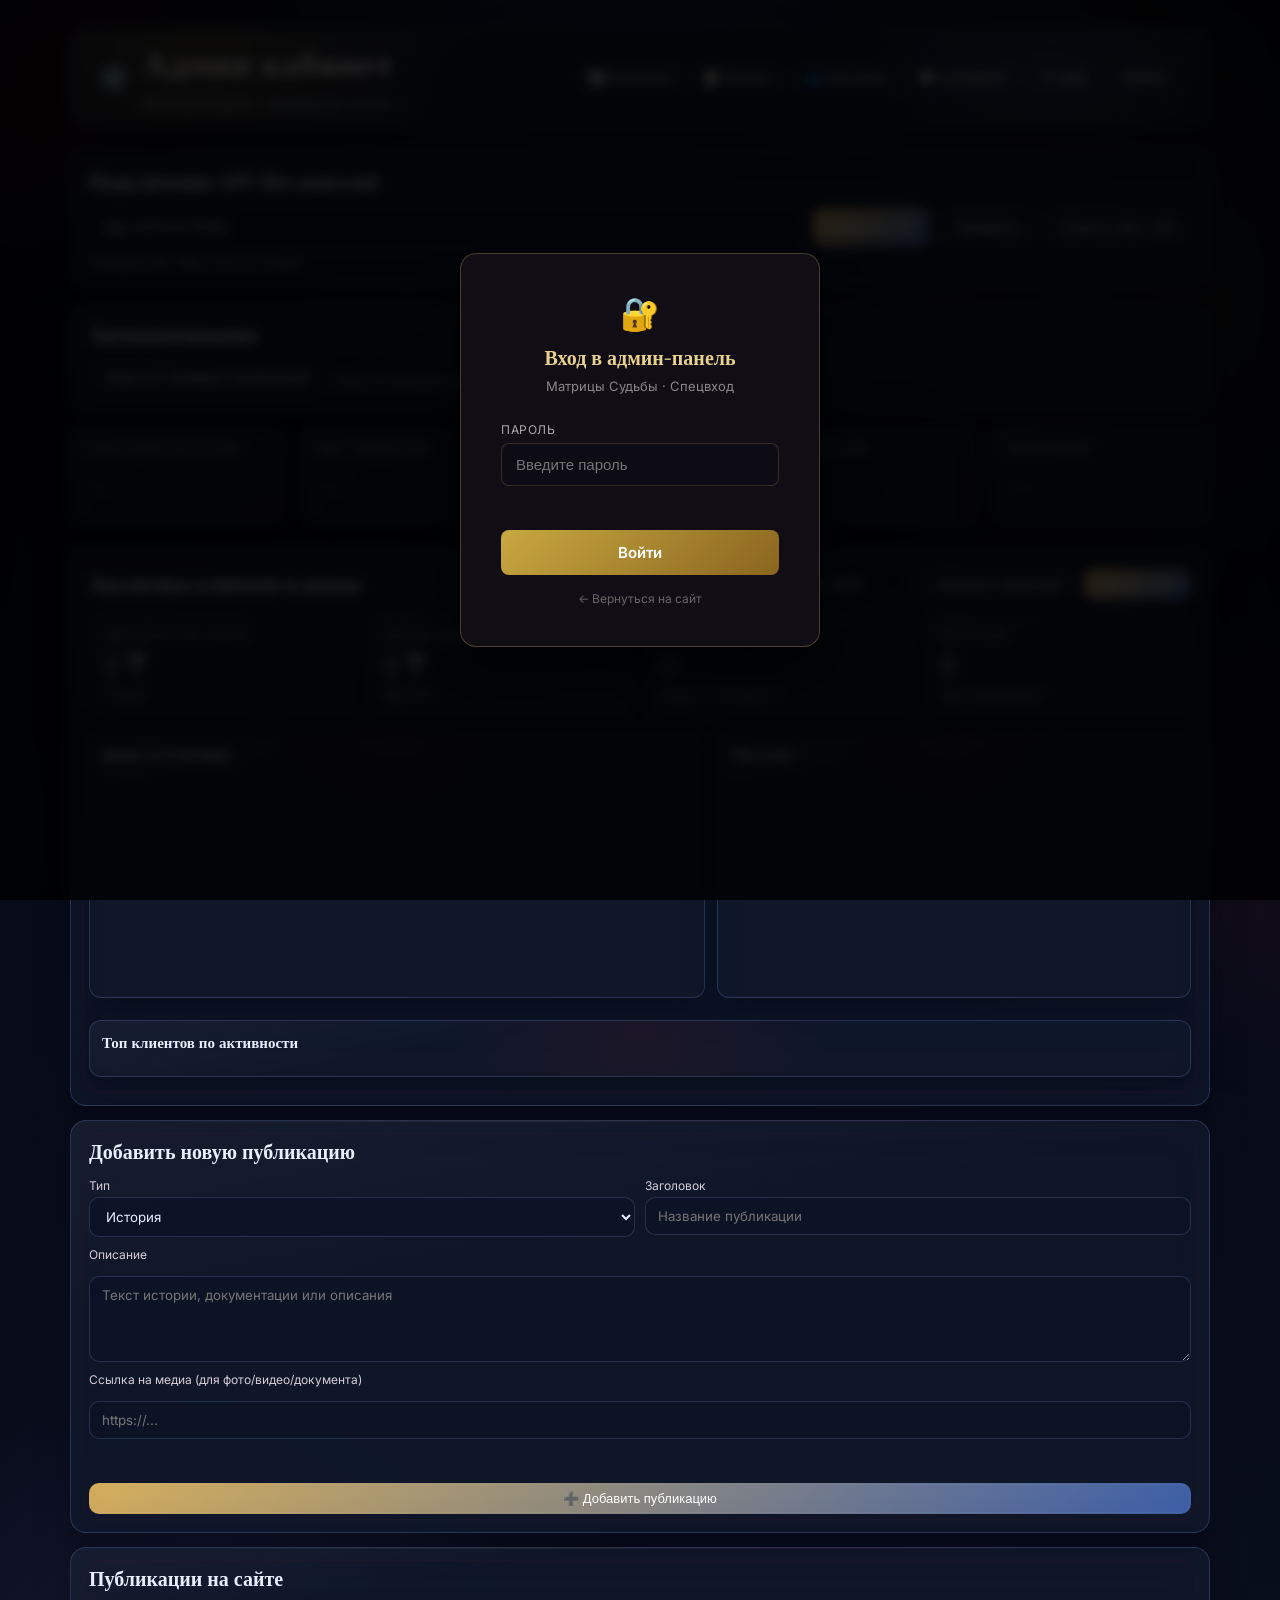
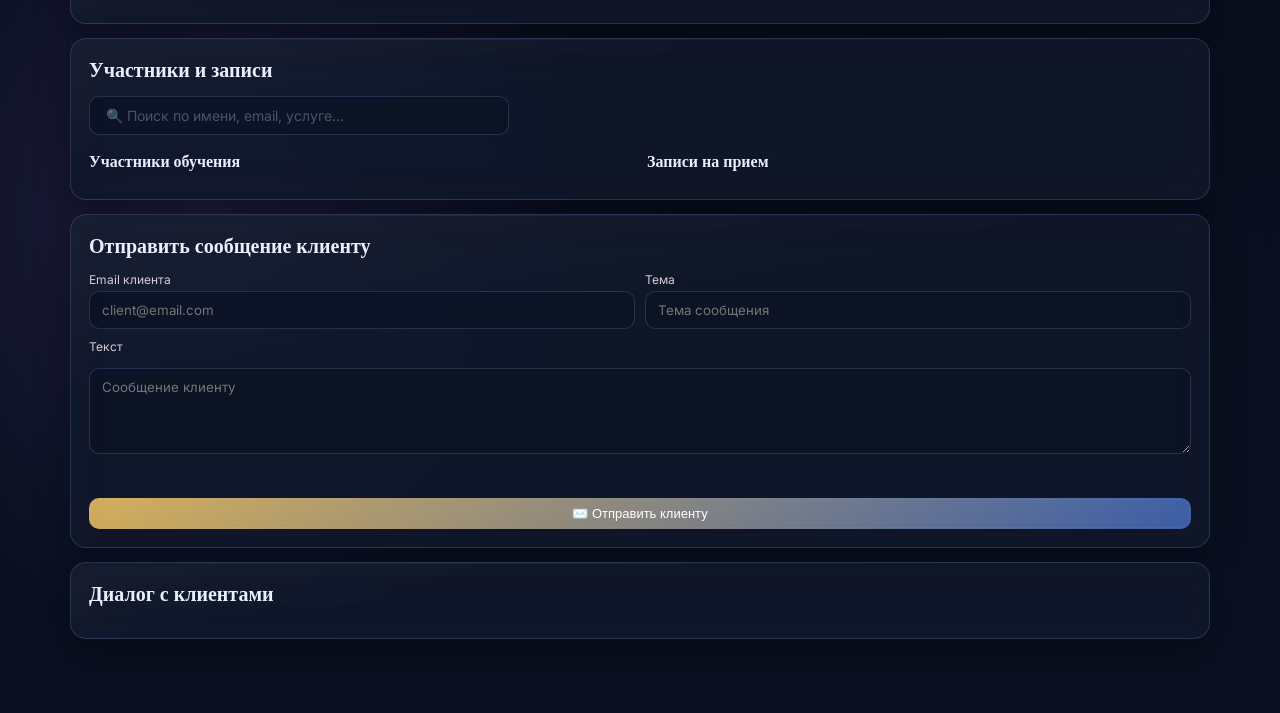
<file: admin.html>
<!DOCTYPE html>
<html lang="ru">
<head>
    <meta charset="UTF-8">
    <link rel="icon" type="image/svg+xml" href="favicon.svg">
    <meta name="viewport" content="width=device-width, initial-scale=1.0">
    <title>Админ кабинет — Матрицы Судьбы</title>
    <link rel="stylesheet" href="admin.css?v=20260721d">
</head>
<body>
    <div class="wrap">
        <header class="top" id="adminHeader">
            <div style="display:flex;align-items:center;gap:14px">
                <span style="font-size:24px">⚙️</span>
                <div>
                    <h1>Админ кабинет</h1>
                    <div class="sub">Матрицы Судьбы · Управление сайтом</div>
                </div>
            </div>
            <nav style="display:flex;gap:8px;flex-wrap:wrap;align-items:center">
                <a class="btn btn-nav" href="#analytics-section">📊 Аналитика</a>
                <a class="btn btn-nav" href="#content-section">📝 Контент</a>
                <a class="btn btn-nav" href="#participants-section">👥 Участники</a>
                <a class="btn btn-nav" href="#messages-section">💬 Сообщения</a>
                <a class="btn" href="index.html">← Сайт</a>
                <button class="btn btn-danger-outline" onclick="clearAdminSession()">Выйти</button>
            </nav>
        </header>

        <section class="panel">
            <h2>Подключение API (без консоли)</h2>
            <div class="api-inline">
                <input id="apiBaseInput" type="url" placeholder="https://your-backend.onrender.com" />
                <button class="btn btn-main" type="button" onclick="saveApiBase()">Сохранить API</button>
                <button class="btn" type="button" onclick="testApiBase()">Проверить</button>
                <button class="btn" type="button" onclick="openSiteWithApi()">Открыть сайт с API</button>
            </div>
            <div class="sub" id="apiStatus" style="margin-top:8px">Текущий API: не задан</div>
        </section>

        <section class="panel">
            <h2>Автонапоминания</h2>
            <div style="display:flex;gap:10px;flex-wrap:wrap;align-items:center">
                <button class="btn" type="button" onclick="runRemindersNow()">Запустить проверку напоминаний</button>
                <span class="sub" id="reminderStatus">Пока не запускалось</span>
            </div>
        </section>

        <section class="kpis">
            <article class="kpi"><div class="label">Участники обучения</div><div class="val loading-val" id="kpiLearners">—</div></article>
            <article class="kpi"><div class="label">Лист ожидания</div><div class="val loading-val" id="kpiWaitlist">—</div></article>
            <article class="kpi"><div class="label">Записи на прием</div><div class="val loading-val" id="kpiBookings">—</div></article>
            <article class="kpi"><div class="label">Публикации</div><div class="val loading-val" id="kpiContent">—</div></article>
            <article class="kpi"><div class="label">Сообщения</div><div class="val loading-val" id="kpiMessages">—</div></article>
        </section>

        <section class="panel analytics-shell" id="analytics-section">
            <div class="panel-head">
                <h2>Аналитика клиентов и дохода</h2>
                <div class="analytics-actions">
                    <select id="analyticsPreset" onchange="applyAnalyticsPreset()">
                        <option value="30">30 дней</option>
                        <option value="7">7 дней</option>
                        <option value="90">90 дней</option>
                        <option value="custom">Свой период</option>
                    </select>
                    <input id="analyticsStart" type="date">
                    <input id="analyticsEnd" type="date">
                    <button class="btn" type="button" onclick="refreshAnalytics()">Обновить аналитику</button>
                    <button class="btn btn-main" type="button" onclick="exportAnalyticsCsv()">Экспорт CSV</button>
                </div>
            </div>

            <div class="analytics-cards">
                <article class="analytic-card">
                    <div class="label">Доход за все время</div>
                    <div class="money" id="anTotalRevenue">0 ₸</div>
                    <div class="hint" id="anPaidPayments">0 оплат</div>
                </article>
                <article class="analytic-card">
                    <div class="label">Доход за месяц</div>
                    <div class="money" id="anMonthRevenue">0 ₸</div>
                    <div class="hint" id="anGrowth">Рост 0%</div>
                </article>
                <article class="analytic-card">
                    <div class="label">Клиенты</div>
                    <div class="money" id="anTotalClients">0</div>
                    <div class="hint" id="anNewClients30">Новых за 30 дней: 0</div>
                </article>
                <article class="analytic-card">
                    <div class="label">Обучение</div>
                    <div class="money" id="anAccepted">0</div>
                    <div class="hint" id="anWaitlist">Лист ожидания: 0</div>
                </article>
            </div>

            <div class="analytics-grid">
                <div class="chart-box">
                    <h3>Доход за 6 месяцев</h3>
                    <div class="bar-chart" id="revenueChart"></div>
                </div>
                <div class="chart-box">
                    <h3>Топ услуг</h3>
                    <div id="topServicesList" class="service-list"></div>
                </div>
            </div>

            <div class="chart-box">
                <h3>Топ клиентов по активности</h3>
                <div id="tblTopClients" class="table-wrap"></div>
            </div>
        </section>

        <section class="panel" id="content-section">
            <h2>Добавить новую публикацию</h2>
            <form class="admin-form" id="contentForm" onsubmit="createContent(event)">
                <div class="form-grid">
                    <div>
                        <label>Тип</label>
                        <select id="contentKind" required>
                            <option value="story">История</option>
                            <option value="doc">Документация</option>
                            <option value="photo">Фото</option>
                            <option value="video">Видео</option>
                        </select>
                    </div>
                    <div>
                        <label>Заголовок</label>
                        <input id="contentTitle" type="text" placeholder="Название публикации" required>
                    </div>
                </div>
                <label>Описание</label>
                <textarea id="contentBody" rows="4" placeholder="Текст истории, документации или описания"></textarea>
                <label>Ссылка на медиа (для фото/видео/документа)</label>
                <input id="contentMediaUrl" type="url" placeholder="https://...">
                <div id="contentFormError" style="color:#e05555;font-size:12.5px;margin-bottom:8px;min-height:16px"></div>
                <button class="btn btn-main" type="submit" id="contentSubmitBtn">
                    <span>➕ Добавить публикацию</span>
                </button>
            </form>
        </section>

        <section class="panel">
            <h2>Публикации на сайте</h2>
            <div id="tblContent" class="table-wrap"></div>
        </section>

        <section class="panel" id="participants-section">
            <h2>Участники и записи</h2>
            <div class="admin-search-bar">
                <input type="search" id="adminSearchInput" class="admin-search-input" placeholder="🔍 Поиск по имени, email, услуге..." oninput="_debouncedFilter(this.value)">
            </div>
            <div class="double-grid">
                <div>
                    <h3>Участники обучения</h3>
                    <div id="tblLearners" class="table-wrap"></div>
                </div>
                <div>
                    <h3>Записи на прием</h3>
                    <div id="tblBookings" class="table-wrap"></div>
                </div>
            </div>
        </section>

        <section class="panel" id="messages-section">
            <h2>Отправить сообщение клиенту</h2>
            <form class="admin-form" id="messageForm" onsubmit="sendMessage(event)">
                <div class="form-grid">
                    <div>
                        <label>Email клиента</label>
                        <input id="msgTo" type="email" placeholder="client@email.com" required>
                    </div>
                    <div>
                        <label>Тема</label>
                        <input id="msgSubject" type="text" placeholder="Тема сообщения">
                    </div>
                </div>
                <label>Текст</label>
                <textarea id="msgText" rows="4" placeholder="Сообщение клиенту" required></textarea>
                <div id="messageFormError" style="color:#e05555;font-size:12.5px;margin-bottom:8px;min-height:16px"></div>
                <button class="btn btn-main" type="submit" id="msgSubmitBtn">
                    <span>✉️ Отправить клиенту</span>
                </button>
            </form>
        </section>

        <section class="panel">
            <h2>Диалог с клиентами</h2>
            <div id="tblMessages" class="table-wrap"></div>
        </section>
    </div>

    <script>
        // ── Toast уведомления для админки ──
        function adminToast(msg, type = 'success') {
            const icons = { success: '✅', error: '❌', warn: '⚠️', info: 'ℹ️' };
            const colors = {
                success: { bg: 'rgba(46,160,87,0.15)', border: 'rgba(46,160,87,0.4)', color: '#4fc36a' },
                error:   { bg: 'rgba(220,53,69,0.15)', border: 'rgba(220,53,69,0.4)', color: '#e05555' },
                warn:    { bg: 'rgba(255,193,7,0.15)',  border: 'rgba(255,193,7,0.4)',  color: '#f0b429' },
                info:    { bg: 'rgba(13,202,240,0.12)', border: 'rgba(13,202,240,0.35)', color: '#5bc8e2' }
            };
            const c = colors[type] || colors.info;
            let wrap = document.getElementById('_adminToasts');
            if (!wrap) {
                wrap = document.createElement('div');
                wrap.id = '_adminToasts';
                wrap.style.cssText = 'position:fixed;top:20px;right:20px;z-index:99990;display:flex;flex-direction:column;gap:8px;pointer-events:none';
                document.body.appendChild(wrap);
            }
            const t = document.createElement('div');
            t.style.cssText = `pointer-events:all;display:flex;align-items:center;gap:10px;padding:12px 16px;border-radius:10px;font-size:13.5px;font-family:Inter,sans-serif;max-width:340px;box-shadow:0 8px 24px rgba(0,0,0,0.5);animation:_adminToastIn .25s ease;background:${c.bg};border:1px solid ${c.border};color:${c.color};position:relative;overflow:hidden`;
            t.innerHTML = `<span style="font-size:16px">${icons[type]||'ℹ️'}</span><span style="flex:1">${msg}</span><button onclick="this.parentElement.remove()" style="background:none;border:none;cursor:pointer;color:inherit;opacity:.6;font-size:14px;padding:0;margin-left:4px">✕</button><div style="position:absolute;bottom:0;left:0;height:2px;background:${c.border};animation:_adminToastBar 4s linear forwards"></div>`;
            if (!document.getElementById('_adminToastStyle')) {
                const s = document.createElement('style');
                s.id = '_adminToastStyle';
                s.textContent = '@keyframes _adminToastIn{from{opacity:0;transform:translateX(16px)}to{opacity:1;transform:none}}@keyframes _adminToastBar{from{width:100%}to{width:0}}';
                document.head.appendChild(s);
            }
            wrap.appendChild(t);
            setTimeout(() => { t.style.opacity='0'; t.style.transition='opacity .2s'; setTimeout(()=>t.remove(),220); }, 4000);
        }

        const API_BASE = (() => {
            const params = new URLSearchParams(window.location.search);
            const fromQuery = (params.get('api') || '').trim().replace(/\/$/, '');
            if (/^https?:\/\//i.test(fromQuery)) {
                localStorage.setItem('apiBaseUrl', fromQuery);
                return fromQuery;
            }
            return (localStorage.getItem('apiBaseUrl') || 'http://127.0.0.1:5000').trim().replace(/\/$/, '');
        })();
        const ADMIN_ACCESS_CODE = '0000';

        function currentApiBase() {
            return (localStorage.getItem('apiBaseUrl') || 'http://127.0.0.1:5000').trim();
        }

        function updateApiStatus(text) {
            const el = document.getElementById('apiStatus');
            if (el) {
                el.textContent = text;
            }
        }

        function initApiControls() {
            const input = document.getElementById('apiBaseInput');
            if (!input) {
                return;
            }
            const value = currentApiBase();
            input.value = value;
            updateApiStatus('Текущий API: ' + value);
        }

        function saveApiBase() {
            const input = document.getElementById('apiBaseInput');
            if (!input) {
                return;
            }
            const value = (input.value || '').trim().replace(/\/$/, '');
            if (!/^https?:\/\//i.test(value)) {
                adminToast('Укажите корректный URL', 'error'); return;
            }
            localStorage.setItem('apiBaseUrl', value);
            updateApiStatus('Текущий API: ' + value);
            adminToast('API сохранён ✓', 'success');
        }

        async function testApiBase() {
            const input = document.getElementById('apiBaseInput');
            const value = ((input && input.value) || currentApiBase()).trim().replace(/\/$/, '');
            if (!/^https?:\/\//i.test(value)) {
                adminToast('Укажите URL API', 'warn');
                return;
            }
            try {
                const response = await fetch(value + '/api/health');
                const data = await response.json();
                if (response.ok && data.ok) {
                    updateApiStatus('API доступен: ' + value);
                    adminToast('API доступен ✓', 'success');
                } else {
                    updateApiStatus('API ответил с ошибкой: ' + value);
                    adminToast('API ответил с ошибкой', 'error');
                }
            } catch {
                updateApiStatus('API недоступен: ' + value);
                adminToast('Нет соединения с API', 'error');
            }
        }

        async function runRemindersNow() {
            const status = document.getElementById('reminderStatus');
            try {
                const response = await fetch(API_BASE + '/api/tasks/reminders/run', {
                    method: 'POST',
                    headers: authHeaders()
                });
                const data = await response.json();
                if (!response.ok || !data.ok) {
                    throw new Error(data.message || 'Не удалось запустить задачу напоминаний');
                }
                if (status) {
                    status.textContent = 'Готово: 24ч=' + (data.sent24h || 0) + ', 2ч=' + (data.sent2h || 0);
                }
                adminToast('Напоминания отправлены ✓', 'success');
            } catch (error) {
                if (status) {
                    status.textContent = 'Ошибка: ' + error.message;
                }
                adminToast('Ошибка: ' + error.message, 'error');
            }
        }

        function openSiteWithApi() {
            const input = document.getElementById('apiBaseInput');
            const value = ((input && input.value) || currentApiBase()).trim().replace(/\/$/, '');
            if (!/^https?:\/\//i.test(value)) {
                adminToast('Укажите URL API', 'warn');
                return;
            }
            localStorage.setItem('apiBaseUrl', value);
            window.open('index.html?api=' + encodeURIComponent(value), '_blank');
        }

        function getAdminToken() {
            return localStorage.getItem('adminToken') || '';
        }

        function isOfflineAdminSetup() {
            return localStorage.getItem('adminOfflineAccess') === 'true';
        }

        function authHeaders() {
            return {
                'Content-Type': 'application/json',
                'X-Admin-Token': getAdminToken()
            };
        }

        async function checkAdmin() {
            let token = getAdminToken();
            if (token) {
                localStorage.removeItem('adminOfflineAccess');
                return true;
            }
            return await showAdminLoginModal();
        }

        function showAdminLoginModal() {
            return new Promise((resolve) => {
                const modal = document.createElement('div');
                modal.id = 'adminLoginModal';
                modal.style.cssText = 'position:fixed;inset:0;background:rgba(0,0,0,0.82);z-index:99999;display:flex;align-items:center;justify-content:center;backdrop-filter:blur(6px)';
                modal.innerHTML = `
                    <div style="background:var(--card,#1a1520);border:1px solid rgba(212,174,92,0.3);border-radius:16px;padding:40px;width:360px;max-width:95vw;box-shadow:0 24px 60px rgba(0,0,0,0.7)">
                        <div style="text-align:center;margin-bottom:28px">
                            <div style="font-size:32px;margin-bottom:12px">🔐</div>
                            <h2 style="font-family:Cinzel,serif;color:#e8d090;font-size:20px;margin:0 0 6px">Вход в админ-панель</h2>
                            <p style="color:#888;font-size:13px;margin:0">Матрицы Судьбы · Спецвход</p>
                        </div>
                        <div style="margin-bottom:16px">
                            <label style="display:block;color:#aaa;font-size:12px;margin-bottom:6px;letter-spacing:0.5px">ПАРОЛЬ</label>
                            <input id="adminLoginInput" type="password" placeholder="Введите пароль" autofocus
                                style="width:100%;padding:12px 14px;background:#0d0b14;border:1px solid rgba(212,174,92,0.2);border-radius:8px;color:#eee;font-size:15px;outline:none;box-sizing:border-box"
                                onkeydown="if(event.key==='Enter')submitAdminLogin()">
                        </div>
                        <div id="adminLoginError" style="color:#e05555;font-size:12px;margin-bottom:12px;min-height:16px"></div>
                        <button onclick="submitAdminLogin()" id="adminLoginBtn"
                            style="width:100%;padding:13px;background:linear-gradient(135deg,#c8a840,#8a6520);border:none;border-radius:8px;color:#fff;font-size:15px;font-weight:600;cursor:pointer;font-family:Inter,sans-serif">
                            Войти
                        </button>
                        <a href="index.html" style="display:block;text-align:center;margin-top:16px;color:#666;font-size:12px;text-decoration:none">← Вернуться на сайт</a>
                    </div>`;
                document.body.appendChild(modal);
                setTimeout(() => document.getElementById('adminLoginInput')?.focus(), 100);

                window._adminLoginResolve = resolve;
            });
        }

        async function submitAdminLogin() {
            const input = document.getElementById('adminLoginInput');
            const errEl = document.getElementById('adminLoginError');
            const btn = document.getElementById('adminLoginBtn');
            const code = (input?.value || '').trim();

            if (!code) {
                if (errEl) errEl.textContent = 'Введите пароль';
                return;
            }

            if (btn) { btn.disabled = true; btn.textContent = 'Проверка...'; }
            if (errEl) errEl.textContent = '';

            try {
                const response = await fetch(API_BASE + '/api/admin/login', {
                    method: 'POST',
                    headers: { 'Content-Type': 'application/json' },
                    body: JSON.stringify({ password: code })
                });
                const data = await response.json();
                if (!response.ok || !data.ok) {
                    if (errEl) errEl.textContent = data.message || 'Неверный пароль';
                    if (btn) { btn.disabled = false; btn.textContent = 'Войти'; }
                    return;
                }
                localStorage.setItem('adminToken', data.token);
                localStorage.removeItem('adminOfflineAccess');
                document.getElementById('adminLoginModal')?.remove();
                if (window._adminLoginResolve) window._adminLoginResolve(true);
            } catch {
                localStorage.setItem('adminOfflineAccess', 'true');
                document.getElementById('adminLoginModal')?.remove();
                if (window._adminLoginResolve) window._adminLoginResolve(false);
                adminToast('Сервер недоступен. Открыт режим настройки.', 'warn');
            }
        }

        let _sortState = {};
        window._tableRefreshMap = {};

        function renderTable(targetId, columns, rows, opts = {}) {
            const root = document.getElementById(targetId);
            if (!root) return;
            if (!rows || !rows.length) {
                root.innerHTML = '<div class="empty" style="padding:32px;text-align:center;color:#666"><span style="font-size:32px;display:block;margin-bottom:8px">📭</span>Нет данных</div>';
                return;
            }

            const sortKey = _sortState[targetId]?.key;
            const sortDir = _sortState[targetId]?.dir || 'asc';

            if (sortKey) {
                rows = [...rows].sort((a, b) => {
                    const av = a[sortKey] || '', bv = b[sortKey] || '';
                    return sortDir === 'asc' ? String(av).localeCompare(String(bv)) : String(bv).localeCompare(String(av));
                });
            }

            const thead = columns.map(c => {
                const isSort = c.key === sortKey;
                const arrow = isSort ? (sortDir === 'asc' ? ' ↑' : ' ↓') : '';
                return `<th class="sortable-th" onclick="toggleSort('${targetId}', '${c.key}')" style="cursor:pointer;user-select:none">${c.label}${arrow}</th>`;
            }).join('') + (opts.deletable ? '<th style="width:60px"></th>' : '');

            const tbody = rows.map((r, i) => {
                const cells = columns.map(c => `<td data-label="${c.label}">${c.render ? c.render(r) : (r[c.key] || '—')}</td>`).join('');
                const delBtn = opts.deletable ? `<td><button class="btn-del" onclick="${opts.deletable}(${r.id || i})" title="Удалить">🗑</button></td>` : '';
                return `<tr>${cells}${delBtn}</tr>`;
            }).join('');

            root.innerHTML = `<div style="overflow-x:auto"><table class="table"><thead><tr>${thead}</tr></thead><tbody>${tbody}</tbody></table></div>`;
        }

        function toggleSort(targetId, key) {
            const prev = _sortState[targetId];
            _sortState[targetId] = { key, dir: prev?.key === key && prev?.dir === 'asc' ? 'desc' : 'asc' };
            if (typeof window._tableRefreshMap === 'object' && window._tableRefreshMap[targetId]) {
                window._tableRefreshMap[targetId]();
            }
        }

        function fmtDate(value) {
            if (!value) return '—';
            const d = new Date(value);
            return isNaN(d.getTime()) ? value : d.toLocaleString('ru-RU');
        }

        function fmtMoney(value) {
            return new Intl.NumberFormat('ru-RU').format(Number(value || 0)) + ' ₸';
        }

        function toDateInputValue(dt) {
            if (!(dt instanceof Date) || isNaN(dt.getTime())) return '';
            const y = dt.getFullYear();
            const m = String(dt.getMonth() + 1).padStart(2, '0');
            const d = String(dt.getDate()).padStart(2, '0');
            return y + '-' + m + '-' + d;
        }

        function applyAnalyticsPreset() {
            const presetEl = document.getElementById('analyticsPreset');
            const startEl = document.getElementById('analyticsStart');
            const endEl = document.getElementById('analyticsEnd');
            if (!presetEl || !startEl || !endEl) return;
            const preset = presetEl.value;
            const now = new Date();

            if (preset === 'custom') {
                return;
            }

            const days = Number(preset || 30);
            const start = new Date(now.getTime() - (days - 1) * 24 * 60 * 60 * 1000);
            startEl.value = toDateInputValue(start);
            endEl.value = toDateInputValue(now);
        }

        function analyticsQueryString() {
            const start = (document.getElementById('analyticsStart')?.value || '').trim();
            const end = (document.getElementById('analyticsEnd')?.value || '').trim();
            const qs = new URLSearchParams();
            if (start) qs.set('start', start);
            if (end) qs.set('end', end);
            const str = qs.toString();
            return str ? ('?' + str) : '';
        }

        function renderRevenueChart(labels, values) {
            const root = document.getElementById('revenueChart');
            if (!root) return;
            if (!labels.length) {
                root.innerHTML = '<div class="empty">Нет данных для графика</div>';
                return;
            }

            const max = Math.max(...values, 1);
            root.innerHTML = labels.map((label, idx) => {
                const value = Number(values[idx] || 0);
                const h = Math.max(8, Math.round((value / max) * 100));
                return '<div class="bar-wrap">'
                    + '<div class="bar" style="height:' + h + '%" title="' + fmtMoney(value) + '"></div>'
                    + '<div class="bar-value">' + new Intl.NumberFormat('ru-RU').format(value) + '</div>'
                    + '<div class="bar-label">' + label.slice(2) + '</div>'
                    + '</div>';
            }).join('');
        }

        function renderTopServices(items) {
            const root = document.getElementById('topServicesList');
            if (!root) return;
            if (!items.length) {
                root.innerHTML = '<div class="empty">Пока нет записей по услугам</div>';
                return;
            }
            root.innerHTML = items.map((item, idx) => (
                '<div class="service-item">'
                + '<span class="service-rank">' + (idx + 1) + '</span>'
                + '<span class="service-name">' + (item.name || 'Не указано') + '</span>'
                + '<span class="service-count">' + (item.count || 0) + '</span>'
                + '</div>'
            )).join('');
        }

        async function loadAnalytics() {
            const response = await fetch(API_BASE + '/api/admin/analytics' + analyticsQueryString(), { headers: authHeaders() });
            const data = await response.json();
            if (!response.ok || !data.ok) {
                throw new Error(data.message || 'Ошибка загрузки аналитики');
            }

            const m = data.metrics || {};
            document.getElementById('anTotalRevenue').textContent = fmtMoney(m.totalRevenue || 0);
            document.getElementById('anPaidPayments').textContent = (m.paidPayments || 0) + ' оплат';
            document.getElementById('anMonthRevenue').textContent = fmtMoney(m.monthRevenue || 0);
            document.getElementById('anGrowth').textContent = 'Рост ' + (m.monthGrowthPct || 0) + '% к прошлому месяцу';
            document.getElementById('anTotalClients').textContent = String(m.totalClients || 0);
            document.getElementById('anNewClients30').textContent = 'Новых за 30 дней: ' + String(m.newClients30 || 0);
            document.getElementById('anAccepted').textContent = String(m.acceptedLearners || 0);
            document.getElementById('anWaitlist').textContent = 'Лист ожидания: ' + String(m.waitlistLearners || 0);

            const series = data.revenueSeries || { labels: [], values: [] };
            renderRevenueChart(series.labels || [], series.values || []);
            renderTopServices(data.topServices || []);

            renderTable('tblTopClients', [
                { key: 'email', label: 'Email' },
                { key: 'bookings', label: 'Записи' },
                { key: 'enrollments', label: 'Обучение' },
                { key: 'messages', label: 'Сообщения' },
                { key: 'score', label: 'Индекс' },
                { key: 'lastAtFmt', label: 'Последняя активность' }
            ], (data.topClients || []).map((r) => ({ ...r, lastAtFmt: fmtDate(r.lastAt) })));
        }

        async function refreshAnalytics() {
            try {
                await loadAnalytics();
                adminToast('Аналитика обновлена ✓', 'success');
            } catch (error) {
                adminToast('Ошибка: ' + error.message, 'error');
            }
        }

        async function exportAnalyticsCsv() {
            try {
                const response = await fetch(API_BASE + '/api/admin/analytics/export.csv' + analyticsQueryString(), {
                    headers: authHeaders()
                });
                if (!response.ok) {
                    let message = 'Не удалось выгрузить CSV';
                    try {
                        const err = await response.json();
                        message = err.message || message;
                    } catch {
                        // no-op
                    }
                    throw new Error(message);
                }
                const blob = await response.blob();
                const url = URL.createObjectURL(blob);
                const a = document.createElement('a');
                a.href = url;
                a.download = 'analytics.csv';
                document.body.appendChild(a);
                a.click();
                a.remove();
                URL.revokeObjectURL(url);
            } catch (error) {
                adminToast('Ошибка экспорта: ' + error.message, 'error');
            }
        }

        async function loadParticipants() {
            const response = await fetch(API_BASE + '/api/admin/participants', { headers: authHeaders() });
            const data = await response.json();
            if (!response.ok || !data.ok) {
                throw new Error(data.message || 'Ошибка загрузки участников');
            }

            const learners = data.learners || [];
            const bookings = data.bookings || [];
            const accepted = learners.filter((x) => x.status === 'accepted').length;
            const waitlist = learners.filter((x) => x.status === 'waitlist').length;

            document.getElementById('kpiLearners').textContent = accepted;
            document.getElementById('kpiWaitlist').textContent = waitlist;
            document.getElementById('kpiBookings').textContent = bookings.length;

            renderTable('tblLearners', [
                { key: 'name', label: 'Имя' },
                { key: 'email', label: 'Email' },
                { key: 'phone', label: 'Телефон' },
                { key: 'status', label: 'Статус' },
                { key: 'createdAtFmt', label: 'Дата' }
            ], learners.map((r) => ({ ...r, createdAtFmt: fmtDate(r.created_at) })));

            renderTable('tblBookings', [
                { key: 'name', label: 'Имя' },
                { key: 'email', label: 'Email' },
                { key: 'phone', label: 'Телефон' },
                { key: 'bookingAtFmt', label: 'Время приема' }
            ], bookings.map((r) => ({ ...r, bookingAtFmt: fmtDate(r.booking_at) })));
        }

        async function loadContent() {
            const response = await fetch(API_BASE + '/api/admin/content', { headers: authHeaders() });
            const data = await response.json();
            if (!response.ok || !data.ok) {
                throw new Error(data.message || 'Ошибка загрузки публикаций');
            }
            const items = data.items || [];
            document.getElementById('kpiContent').textContent = items.length;

            renderTable('tblContent', [
                { key: 'kind', label: 'Тип' },
                { key: 'title', label: 'Заголовок' },
                { key: 'body', label: 'Описание' },
                { key: 'media_url', label: 'Ссылка' },
                { key: 'createdAtFmt', label: 'Дата' }
            ], items.map((r) => ({ ...r, createdAtFmt: fmtDate(r.created_at) })));
        }

        async function loadMessages() {
            const response = await fetch(API_BASE + '/api/admin/messages', { headers: authHeaders() });
            const data = await response.json();
            if (!response.ok || !data.ok) {
                throw new Error(data.message || 'Ошибка загрузки сообщений');
            }
            const messages = data.messages || [];
            document.getElementById('kpiMessages').textContent = messages.length;

            renderTable('tblMessages', [
                { key: 'sender_role', label: 'Отправитель' },
                { key: 'from_email', label: 'От кого' },
                { key: 'to_email', label: 'Кому' },
                { key: 'subject', label: 'Тема' },
                { key: 'text', label: 'Текст' },
                { key: 'createdAtFmt', label: 'Дата' }
            ], messages.map((r) => ({ ...r, createdAtFmt: fmtDate(r.created_at) })));
        }

        async function createContent(e) {
            e.preventDefault();
            const kind = document.getElementById('contentKind').value;
            const title = document.getElementById('contentTitle').value.trim();
            const body = document.getElementById('contentBody').value.trim();
            const mediaUrl = document.getElementById('contentMediaUrl').value.trim();

            const response = await fetch(API_BASE + '/api/admin/content', {
                method: 'POST',
                headers: authHeaders(),
                body: JSON.stringify({ kind, title, body, mediaUrl })
            });
            const data = await response.json();
            if (!response.ok || !data.ok) {
                adminToast(data.message || 'Ошибка сохранения', 'error');
                return;
            }
            e.target.reset();
            await loadContent();
            adminToast(data.message || 'Публикация добавлена ✓', 'success');
        }

        async function sendMessage(e) {
            e.preventDefault();
            const toEmail = document.getElementById('msgTo').value.trim();
            const subject = document.getElementById('msgSubject').value.trim();
            const text = document.getElementById('msgText').value.trim();

            const response = await fetch(API_BASE + '/api/admin/messages/send', {
                method: 'POST',
                headers: authHeaders(),
                body: JSON.stringify({ toEmail, subject, text })
            });
            const data = await response.json();
            if (!response.ok || !data.ok) {
                adminToast(data.message || 'Ошибка отправки', 'error');
                return;
            }
            e.target.reset();
            await loadMessages();
            adminToast(data.message || 'Сообщение отправлено ✓', 'success');
        }

        async function loadAdminData() {
            await Promise.all([loadParticipants(), loadContent(), loadMessages(), loadAnalytics()]);
        }

        function clearAdminSession() {
            localStorage.removeItem('isAdminLoggedIn');
            localStorage.removeItem('adminToken');
            localStorage.removeItem('adminOfflineAccess');
            window.location.href = 'index.html';
        }

        window.addEventListener('DOMContentLoaded', async () => {
            initApiControls();
            applyAnalyticsPreset();
            const isAdminReady = await checkAdmin();
            if (!isAdminReady && isOfflineAdminSetup()) {
                return;
            }
            if (!isAdminReady) return;
            try {
                await loadAdminData();
            } catch (error) {
                adminToast('Ошибка: ' + error.message, 'error');
            }
        });

        function _debounce(fn, ms) {
            let t; return (...a) => { clearTimeout(t); t = setTimeout(() => fn(...a), ms); };
        }
        const _debouncedFilter = _debounce((q) => filterAdminTable(q), 280);

        function filterAdminTable(query) {
            const q = query.toLowerCase().trim();
            document.querySelectorAll('.admin-table tbody tr, .admin-participants-table tbody tr, .table tbody tr').forEach(row => {
                const text = row.textContent.toLowerCase();
                row.style.display = !q || text.includes(q) ? '' : 'none';
            });
        }
    </script>
</body>
</html>
</file>
<file: styles_dark.css>
﻿/* ================================================
    МАТРИЦЫ СУДЬБЫ — PROFESSIONAL MYSTICAL DESIGN v2
   ================================================ */

@import url('https://fonts.googleapis.com/css2?family=Cinzel:wght@400;500;600;700&family=Inter:ital,wght@0,300;0,400;0,500;0,600;0,700;1,400&display=swap');

/* ─── ПЕРЕМЕННЫЕ ─────────────────────────────────── */
:root {
    --bg:       #050507;
    --bg2:      #0B0A0F;
    --bg3:      #111015;
    --card:     #0E1028;
    --card2:    #17151D;
    --br:       rgba(130, 100, 205, 0.16);
    --br-h:     rgba(175, 145, 245, 0.42);
    --br-g:     rgba(212, 174, 92, 0.34);
    --purple:   #4A3A2A;
    --purple-l: #755A35;
    --gold:     #D4AE5C;
    --gold-l:   #E8C67B;
    --red-dim:  #9E4040;
    --t1:  #EDE8FF;
    --t2:  #8892B8;
    --t3:  #464E6E;
    --shadow:    0 18px 60px rgba(0,0,0,0.72);
    --shadow-sm: 0 5px 22px rgba(0,0,0,0.52);
    --glow-p:    0 0 50px rgba(138,109,192,0.22);
    --glow-g:    0 0 45px rgba(196,162,74,0.18);
    --r:   10px;
    --r2:  16px;
    --r3:  26px;
    --ease: cubic-bezier(0.4,0,0.2,1);
    --tr:  all 0.32s var(--ease);
}

/* ─── СБРОС И БАЗА ───────────────────────────────── */
*, *::before, *::after { margin:0; padding:0; box-sizing:border-box; }
html { scroll-behavior: smooth; }

body {
    font-family: 'Inter', sans-serif;
    background: var(--bg);
    color: var(--t2);
    line-height: 1.7;
    overflow-x: hidden;
    background-image:
        radial-gradient(ellipse 80% 50% at 50% -10%, rgba(138,109,192,0.14) 0%, transparent 60%),
        radial-gradient(ellipse 60% 40% at 80% 80%, rgba(196,162,74,0.07) 0%, transparent 50%);
    background-attachment: fixed;
}

/* ─── FOCUS ───────────────────────────────────────── */
:focus-visible {
    outline: 2px solid var(--gold-l);
    outline-offset: 3px;
    border-radius: 4px;
}

/* ─── REDUCED MOTION ──────────────────────────────── */
@media (prefers-reduced-motion: reduce) {
    *, *::before, *::after {
        animation-duration: 0.01ms !important;
        animation-iteration-count: 1 !important;
        transition-duration: 0.01ms !important;
        scroll-behavior: auto !important;
    }
    html { scroll-behavior: auto; }
}

::-webkit-scrollbar { width: 5px; }
::-webkit-scrollbar-track { background: var(--bg2); }
::-webkit-scrollbar-thumb { background: var(--purple); border-radius: 3px; }

.container { max-width: 1200px; margin: 0 auto; padding: 0 24px; }
section { padding: 110px 0; }

h1, h2, h3 { font-family: 'Cinzel', serif; font-weight: 600; color: var(--t1); line-height: 1.25; }

/* ─── КНОПКА ТЕМЫ ────────────────────────────────── */
.nav-actions {
    display: flex;
    align-items: center;
    gap: 12px;
    margin-left: 16px;
    position: relative;
}
.nav-prefs {
    position: relative;
    display: inline-flex;
    align-items: center;
    flex-shrink: 0;
}
.nav-prefs-toggle {
    width: 42px;
    height: 42px;
    border-radius: 14px;
    border: 1px solid rgba(127,146,206,0.24);
    background: linear-gradient(145deg, rgba(11, 14, 31, 0.95), rgba(19, 24, 48, 0.96));
    color: var(--gold-l);
    cursor: pointer;
    box-shadow: 0 10px 24px rgba(0,0,0,0.24);
    transition: var(--tr);
}
.nav-prefs-toggle:hover,
.nav-prefs.open .nav-prefs-toggle {
    transform: translateY(-1px);
    border-color: rgba(212,174,92,0.42);
    box-shadow: 0 14px 28px rgba(0,0,0,0.3), 0 0 18px rgba(95,141,255,0.14);
}
.nav-prefs-panel {
    position: absolute;
    top: calc(100% + 12px);
    right: 0;
    display: flex;
    flex-direction: column;
    gap: 10px;
    min-width: 250px;
    padding: 10px;
    border-radius: 18px;
    border: 1px solid rgba(127,146,206,0.22);
    background: rgba(5, 10, 24, 0.92);
    backdrop-filter: blur(18px);
    -webkit-backdrop-filter: blur(18px);
    box-shadow: 0 20px 42px rgba(0,0,0,0.42);
    z-index: 1305;
}
.nav-prefs-panel[hidden] { display: none; }
.theme-toggle {
    width: 46px;
    height: 46px;
    border-radius: 16px;
    border: 1px solid rgba(255, 92, 92, 0.36);
    background:
        radial-gradient(circle at 30% 28%, rgba(255, 214, 214, 0.22) 0%, transparent 28%),
        linear-gradient(145deg, rgba(38, 4, 7, 0.98) 0%, rgba(14, 5, 7, 0.98) 48%, rgba(74, 9, 16, 0.98) 100%);
    color: #ffd7d2;
    font-size: 18px;
    cursor: pointer;
    display: inline-flex;
    align-items: center;
    justify-content: center;
    transition: var(--tr);
    box-shadow:
        0 10px 30px rgba(0, 0, 0, 0.34),
        inset 0 1px 0 rgba(255,255,255,0.10),
        inset 0 -10px 24px rgba(120, 12, 24, 0.32);
}
.theme-toggle:hover {
    transform: translateY(-2px) scale(1.03);
    border-color: rgba(255, 123, 123, 0.6);
    box-shadow:
        0 14px 34px rgba(0, 0, 0, 0.4),
        0 0 24px rgba(188, 25, 42, 0.26),
        inset 0 1px 0 rgba(255,255,255,0.16),
        inset 0 -12px 28px rgba(139, 13, 28, 0.42);
}

/* ─── НАВИГАЦИЯ ──────────────────────────────────── */
.navbar {
    position: fixed; top: 0; width: 100%;
    background: rgba(5,6,15,0.94);
    backdrop-filter: blur(22px);
    border-bottom: 1px solid var(--br);
    z-index: 1000;
    transition: var(--tr);
}
.navbar .container { display: flex; align-items: center; justify-content: space-between; gap: 18px; padding: 16px 24px; }

.logo-text {
    font-family: 'Cinzel', serif;
    font-size: 22px; font-weight: 700;
    background: linear-gradient(135deg, var(--t1) 0%, var(--gold-l) 100%);
    -webkit-background-clip: text;
    -webkit-text-fill-color: transparent;
    background-clip: text;
    letter-spacing: 2px;
}
.logo-subtitle {
    font-size: 10px; letter-spacing: 3px; text-transform: uppercase;
    color: var(--t3); display: block; margin-top: -2px;
}
.logo { cursor: pointer; }

.nav-links { display: flex; list-style: none; gap: 32px; align-items: center; }
.nav-link {
    text-decoration: none; color: var(--t2);
    font-size: 12.5px; font-weight: 500; letter-spacing: 0.8px;
    text-transform: uppercase; position: relative;
    transition: var(--tr);
}
.nav-link::after {
    content: ''; position: absolute; left: 0; bottom: -5px;
    width: 0; height: 1px;
    background: linear-gradient(90deg, var(--purple-l), var(--gold));
    transition: width 0.3s var(--ease);
}
.nav-link:hover { color: var(--t1); }
.nav-link:hover::after { width: 100%; }
.nav-link.active { color: var(--gold); }

.nav-oracle {
    display: flex;
    align-items: flex-end;
    gap: 7px;
    margin-left: 14px;
    margin-right: 12px;
    opacity: 0.85;
    pointer-events: none;
}

.nav-card {
    width: 24px;
    height: 34px;
    border-radius: 6px;
    border: 1px solid var(--br-h);
    background: linear-gradient(160deg, #171a3a, #0d1026);
    color: var(--gold-l);
    font-family: 'Cinzel', serif;
    font-size: 10px;
    display: flex;
    align-items: center;
    justify-content: center;
    box-shadow: 0 0 12px rgba(138,109,192,0.24);
    animation: cardFloat 4s ease-in-out infinite;
}

.nav-card:nth-child(3) { animation-delay: 1s; }

.scroll-progress {
    position: fixed;
    top: 58px;
    left: 0;
    height: 2px;
    width: 0;
    z-index: 1001;
    background: linear-gradient(90deg, var(--purple-l), var(--gold), var(--gold-l));
    box-shadow: 0 0 10px rgba(212,174,92,0.38);
    transition: width 0.12s linear;
}

.hero-trust-strip {
    position: relative;
    z-index: 1;
    margin-top: 22px;
    display: flex;
    justify-content: center;
    gap: 10px;
    flex-wrap: wrap;
}

.hero-trust-strip span {
    padding: 9px 14px;
    border-radius: 999px;
    border: 1px solid rgba(212,174,92,0.24);
    background: rgba(11,10,15,0.62);
    color: var(--t2);
    font-size: 11px;
    letter-spacing: 0.7px;
    box-shadow: inset 0 1px 0 rgba(255,255,255,0.04);
}

.booking-insight {
    margin: 10px 0 16px;
    background: linear-gradient(145deg, rgba(9,11,28,0.92), rgba(22,20,30,0.95));
    border: 1px solid rgba(212,174,92,0.22);
    border-radius: var(--r2);
    padding: 16px;
}

.booking-insight h3 {
    font-size: 15px;
    color: var(--gold-l);
    margin-bottom: 6px;
}

.booking-insight p {
    font-size: 13px;
    color: var(--t2);
    margin-bottom: 10px;
}

.booking-insight-meta {
    display: flex;
    gap: 10px;
    flex-wrap: wrap;
}

.booking-insight-meta span {
    padding: 6px 10px;
    border-radius: 999px;
    font-size: 11px;
    color: var(--t1);
    background: rgba(138,109,192,0.12);
    border: 1px solid rgba(138,109,192,0.28);
}

.nav-candle {
    width: 7px;
    height: 22px;
    border-radius: 4px;
    background: linear-gradient(180deg, #f6e3b8, #cfae74);
    position: relative;
    margin-bottom: 2px;
    animation: candleSway 3.2s ease-in-out infinite;
}

.nav-candle:nth-child(4) { animation-delay: 0.8s; }

.nav-candle::before {
    content: '';
    position: absolute;
    top: -7px;
    left: 50%;
    width: 6px;
    height: 8px;
    transform: translateX(-50%);
    border-radius: 50% 50% 60% 60%;
    background: radial-gradient(circle at 35% 35%, #fff8cf 0%, #ffd474 55%, #ff9a3c 100%);
    box-shadow: 0 0 10px rgba(255, 191, 97, 0.65);
    animation: flameFlicker 1.6s ease-in-out infinite;
}

.nav-candle:nth-child(4)::before { animation-delay: 0.3s; }

.login-btn {
    padding: 9px 24px;
    font-size: 12px; font-weight: 600; letter-spacing: 1px;
    text-transform: uppercase;
    background: transparent;
    border: 1px solid var(--br-g);
    color: var(--gold);
    border-radius: 30px;
    cursor: pointer;
    transition: var(--tr);
}
.login-btn:hover {
    background: rgba(196,162,74,0.1);
    border-color: var(--gold-l);
    box-shadow: var(--glow-g);
}

/* ─── ГЕРОЙ ──────────────────────────────────────── */
.hero {
    margin-top: 58px;
    min-height: 100vh;
    display: flex; align-items: center; justify-content: center;
    position: relative; overflow: hidden;
    background:
        radial-gradient(ellipse 100% 80% at 60% 40%, rgba(138,109,192,0.18) 0%, transparent 62%),
        radial-gradient(ellipse 55% 60% at 15% 65%, rgba(80,50,160,0.14) 0%, transparent 55%),
        radial-gradient(ellipse 70% 35% at 50% 100%, rgba(196,162,74,0.10) 0%, transparent 50%),
        var(--bg);
}

/* Звёздный фон */
.hero::before {
    content: '';
    position: absolute; inset: 0;
    background-image:
        radial-gradient(1px 1px at 15% 25%, rgba(255,255,255,0.35) 0%, transparent 0%),
        radial-gradient(1.5px 1.5px at 35% 15%, rgba(255,255,255,0.25) 0%, transparent 0%),
        radial-gradient(1px 1px at 55% 40%, rgba(255,255,255,0.30) 0%, transparent 0%),
        radial-gradient(1px 1px at 70% 10%, rgba(255,255,255,0.20) 0%, transparent 0%),
        radial-gradient(2px 2px at 85% 30%, rgba(196,162,74,0.35) 0%, transparent 0%),
        radial-gradient(1px 1px at 25% 60%, rgba(255,255,255,0.20) 0%, transparent 0%),
        radial-gradient(1px 1px at 45% 75%, rgba(255,255,255,0.25) 0%, transparent 0%),
        radial-gradient(1.5px 1.5px at 65% 65%, rgba(170,142,222,0.40) 0%, transparent 0%),
        radial-gradient(1px 1px at 80% 55%, rgba(255,255,255,0.20) 0%, transparent 0%),
        radial-gradient(1px 1px at 10% 80%, rgba(255,255,255,0.30) 0%, transparent 0%),
        radial-gradient(1.5px 1.5px at 90% 70%, rgba(255,255,255,0.25) 0%, transparent 0%),
        radial-gradient(1px 1px at 50% 90%, rgba(196,162,74,0.25) 0%, transparent 0%);
    pointer-events: none;
}

/* Тонкая декоративная линия вверху */
.hero::after {
    content: '';
    position: absolute; top: 0; left: 0; right: 0;
    height: 1px;
    background: linear-gradient(90deg, transparent, var(--purple), var(--gold), transparent);
}

.hero-inner {
    display: grid;
    grid-template-columns: 1fr 1fr;
    align-items: center;
    gap: 48px;
    width: 100%;
    z-index: 2;
    position: relative;
    padding: 80px 0 60px;
}

.hero-content {
    text-align: left;
    position: relative;
    z-index: 2;
    max-width: 100%;
    padding: 40px 40px 34px;
}
.hero-content::before {
    display: none;
}
.hero-content::after {
    display: none;
}

.hero-tarot {
    position: absolute;
    left: clamp(18px, 7vw, 110px);
    top: 52%;
    transform: translateY(-50%);
    width: 170px;
    height: 240px;
    z-index: 2;
    pointer-events: none;
}

.tarot-card {
    position: absolute;
    width: 92px;
    height: 146px;
    border-radius: 12px;
    border: 1px solid rgba(212, 174, 92, 0.34);
    background: linear-gradient(155deg, #17162a, #0c0d1a 62%);
    color: var(--gold-l);
    font-family: 'Cinzel', serif;
    font-size: 30px;
    display: flex;
    align-items: center;
    justify-content: center;
    box-shadow: 0 18px 36px rgba(0, 0, 0, 0.45), 0 0 22px rgba(212, 174, 92, 0.16);
}

.tarot-card::after {
    content: '';
    position: absolute;
    inset: 8px;
    border: 1px solid rgba(212, 174, 92, 0.22);
    border-radius: 8px;
}

.card-back {
    left: 10px;
    top: 22px;
    transform: rotate(-15deg);
    opacity: 0.72;
    background:
        radial-gradient(circle at 25% 25%, rgba(212,174,92,0.22), transparent 48%),
        linear-gradient(155deg, #141427, #0a0b16 62%);
}

.card-mid {
    left: 44px;
    top: 40px;
    transform: rotate(8deg);
}

.card-front {
    left: 0;
    top: 72px;
    transform: rotate(-8deg);
}

.hero-candles {
    position: absolute;
    left: clamp(28px, 9vw, 128px);
    top: 68%;
    transform: translateY(-50%);
    display: flex;
    gap: 34px;
    z-index: 2;
    pointer-events: none;
}

.hero-candle {
    width: 17px;
    border-radius: 8px;
    position: relative;
    background: linear-gradient(180deg, #f8e8bf, #d8b67a 58%, #b69153 100%);
    box-shadow: 0 0 16px rgba(232, 198, 123, 0.22), 0 10px 24px rgba(0, 0, 0, 0.4);
}

.hero-candle-left {
    height: 86px;
}

.hero-candle-right {
    height: 72px;
    margin-top: 14px;
}

.hero-candle .flame {
    top: -13px;
    width: 11px;
    height: 16px;
    box-shadow: 0 0 18px rgba(255, 191, 97, 0.78);
}

.hero-altar {
    position: absolute;
    bottom: 88px;
    right: max(5vw, 34px);
    display: grid;
    grid-template-columns: 58px 58px;
    gap: 10px;
    align-items: end;
    z-index: 2;
}
.altar-card {
    height: 86px;
    background: linear-gradient(160deg, #161935, #0d1027);
    border: 1px solid var(--br-h);
    border-radius: 8px;
    color: var(--gold-l);
    font-family: 'Cinzel', serif;
    font-size: 19px;
    display: flex;
    align-items: center;
    justify-content: center;
    box-shadow: 0 0 24px rgba(138,109,192,0.22);
}
.altar-candle {
    height: 70px;
    width: 16px;
    background: linear-gradient(180deg, #f6e3b8, #d6b47a);
    border-radius: 6px;
    position: relative;
    justify-self: center;
    margin-top: 8px;
}
.altar-candle.left { transform: translateX(-22px); }
.altar-candle.right { transform: translateX(22px); }
.flame {
    position: absolute;
    top: -14px;
    left: 50%;
    width: 10px;
    height: 14px;
    transform: translateX(-50%);
    background: radial-gradient(circle at 30% 30%, #fff9d5 0%, #ffd775 55%, #ff9f43 100%);
    border-radius: 50% 50% 60% 60%;
    animation: flameFlicker 1.7s ease-in-out infinite;
    box-shadow: 0 0 16px rgba(255, 191, 97, 0.65);
}

.hero-eyebrow {
    position: relative;
    z-index: 1;
    font-size: 11px; letter-spacing: 4px; text-transform: uppercase;
    color: var(--gold); font-weight: 500;
    margin-bottom: 20px; display: block;
    text-shadow: 0 0 18px rgba(212,174,92,0.18);
}

.hero-title {
    position: relative;
    z-index: 1;
    font-family: 'Cinzel', serif;
    font-size: clamp(38px, 5.2vw, 66px);
    font-weight: 700;
    line-height: 1.08;
    background: linear-gradient(160deg, #FFFFFF 0%, #F4EEFF 34%, #DCC8A0 82%, var(--purple-l) 100%);
    -webkit-background-clip: text;
    -webkit-text-fill-color: transparent;
    background-clip: text;
    max-width: 560px;
    margin-bottom: 24px;
    text-shadow: 0 12px 32px rgba(0,0,0,0.26);
}

.hero-subtitle {
    position: relative;
    z-index: 1;
    font-size: 17px; color: var(--t2);
    max-width: 540px; margin: 0 0 34px;
    font-weight: 300; font-style: italic; letter-spacing: 0.3px;
    line-height: 1.85;
    text-shadow: 0 8px 18px rgba(0,0,0,0.18);
    opacity: 0; animation: fadeUp 0.8s var(--ease) 0.6s forwards;
}

.hero-actions { display: flex; gap: 16px; justify-content: center; flex-wrap: wrap;
    position: relative;
    z-index: 1;
    opacity: 0; animation: fadeUp 0.8s var(--ease) 0.8s forwards; }

.btn-primary {
    padding: 15px 40px;
    font-family: 'Cinzel', serif;
    font-size: 13px; font-weight: 600; letter-spacing: 1.5px;
    background: linear-gradient(135deg, var(--purple), var(--purple-l));
    color: #EDE8FF; border: none; border-radius: 40px;
    cursor: pointer; transition: var(--tr);
    box-shadow: 0 12px 28px rgba(138,109,192,0.26), 0 0 30px rgba(138,109,192,0.25);
}
.btn-primary:hover {
    transform: translateY(-4px);
    box-shadow: 0 0 50px rgba(138,109,192,0.55), 0 10px 30px rgba(0,0,0,0.4);
}
.btn-secondary {
    padding: 15px 36px;
    font-family: 'Cinzel', serif;
    font-size: 13px; font-weight: 500; letter-spacing: 1.5px;
    background: rgba(8, 8, 18, 0.22); color: var(--gold);
    border: 1px solid var(--br-g); border-radius: 40px;
    cursor: pointer; transition: var(--tr);
}
.btn-secondary:hover {
    background: rgba(196,162,74,0.1);
    transform: translateY(-4px);
    box-shadow: var(--glow-g);
}

.scroll-indicator {
    position: absolute; bottom: 38px; left: 50%;
    transform: translateX(-50%);
    display: flex; flex-direction: column; align-items: center; gap: 6px;
    opacity: 0.5;
    animation: pulseDown 2.5s ease-in-out infinite;
}
.scroll-indicator span { font-size: 10px; letter-spacing: 2px; text-transform: uppercase; color: var(--t3); }
.scroll-line {
    width: 1px; height: 44px;
    background: linear-gradient(to bottom, var(--purple-l), transparent);
}

/* ─── ЗАГОЛОВКИ СЕКЦИЙ ───────────────────────────── */
.section-label {
    display: inline-block;
    padding: 8px 18px;
    background: linear-gradient(135deg, rgba(212,174,92,0.15), rgba(138,109,192,0.1));
    border: 1px solid rgba(212,174,92,0.3);
    border-radius: 20px;
    font-size: 11px;
    font-weight: 600;
    color: var(--gold-l);
    letter-spacing: 1px;
    text-transform: uppercase;
    margin-bottom: 18px;
    transition: var(--tr);
}

.section-label:hover {
    border-color: var(--gold-l);
    background: linear-gradient(135deg, rgba(212,174,92,0.25), rgba(138,109,192,0.15));
    box-shadow: 0 0 16px rgba(212,174,92,0.2);
}
.section-title {
    font-family: 'Cinzel', serif;
    font-size: clamp(28px, 4vw, 42px);
    font-weight: 600;
    text-align: center;
    color: var(--t1);
    margin-bottom: 16px;
    letter-spacing: 1px;
    background: linear-gradient(135deg, var(--t1) 0%, var(--gold-l) 100%);
    -webkit-background-clip: text;
    -webkit-text-fill-color: transparent;
    background-clip: text;
}
    position: relative;
}
.section-title::after {
    content: '';
    display: block; width: 60px; height: 1px;
    background: linear-gradient(90deg, transparent, var(--gold), transparent);
    margin: 16px auto 0;
}
.section-subtitle {
    text-align: center; color: var(--t2); font-size: 15px;
    font-weight: 300; max-width: 560px; margin: 0 auto 64px;
    font-style: italic;
}

/* ─── ДЕКОРАТИВНЫЙ РАЗДЕЛИТЕЛЬ ───────────────────── */
.divider {
    display: flex; align-items: center; gap: 16px;
    margin: 16px auto 60px; max-width: 360px;
}
.divider::before, .divider::after {
    content: ''; flex: 1; height: 1px;
    background: linear-gradient(90deg, transparent, var(--br-g));
}
.divider::after { background: linear-gradient(90deg, var(--br-g), transparent); }
.divider-diamond {
    width: 7px; height: 7px;
    background: var(--gold); transform: rotate(45deg);
    box-shadow: 0 0 10px rgba(196,162,74,0.5);
}

/* ─── ОБО МНЕ ────────────────────────────────────── */
.about {
    background: var(--bg2);
    position: relative;
    background-image:
        radial-gradient(circle at 20% 50%, rgba(138,109,192,0.08) 0%, transparent 40%),
        radial-gradient(circle at 80% 80%, rgba(212,174,92,0.05) 0%, transparent 35%);
}

.about-text h2 {
    font-size: clamp(28px, 3.5vw, 40px);
    margin-bottom: 24px;
    background: linear-gradient(135deg, var(--t1) 0%, var(--gold-l) 100%);
    -webkit-background-clip: text;
    -webkit-text-fill-color: transparent;
    background-clip: text;
}

.about-text p {
    font-size: 15px;
    line-height: 1.95;
    margin-bottom: 18px;
    color: var(--t2);
    letter-spacing: 0.3px;
}
.about::before {
    content: '';
    position: absolute;
    top: 0; left: 0; right: 0;
    height: 120px;
    background: linear-gradient(to bottom, var(--bg), transparent);
    pointer-events: none;
    z-index: 0;
}
.about-layout {
    display: grid; grid-template-columns: 1fr 1fr;
    gap: 80px; align-items: center;
}
.about-text h2 { font-size: clamp(28px,3.5vw,40px); margin-bottom: 20px; }
.about-text p { font-size: 15px; line-height: 1.9; margin-bottom: 16px; color: var(--t2); }
.about-tag {
    display: inline-block;
    padding: 8px 18px;
    margin: 6px 6px 0 0;
    background: linear-gradient(135deg, rgba(138,109,192,0.15), rgba(212,174,92,0.1));
    border: 1.5px solid var(--br-h);
    border-radius: 30px;
    font-size: 12px;
    font-weight: 500;
    color: var(--gold-l);
    letter-spacing: 0.7px;
    text-transform: uppercase;
    transition: var(--tr);
    cursor: pointer;
    box-shadow: inset 0 1px 0 rgba(255,255,255,0.08), 0 0 12px rgba(138,109,192,0.12);
}

.about-tag:hover {
    border-color: var(--gold-l);
    background: linear-gradient(135deg, rgba(138,109,192,0.25), rgba(212,174,92,0.18));
    box-shadow: inset 0 1px 0 rgba(255,255,255,0.12), 0 0 20px rgba(212,174,92,0.24);
    transform: translateY(-2px);
}
.about-stats {
    display: grid;
    grid-template-columns: repeat(3, 1fr);
    gap: 28px;
    margin-top: 48px;
    padding: 32px;
    background: linear-gradient(135deg, rgba(138,109,192,0.08), rgba(212,174,92,0.05));
    border: 1px solid var(--br);
    border-radius: var(--r2);
    box-shadow: inset 0 1px 0 rgba(255,255,255,0.05);
}

.about-stat {
    text-align: center;
    padding: 32px 24px;
    background: linear-gradient(160deg, rgba(14,16,40,0.8), rgba(17,16,29,0.6));
    border: 1px solid rgba(138,109,192,0.2);
    border-radius: var(--r2);
    transition: var(--tr);
    position: relative;
    overflow: hidden;
}

.about-stat::before {
    content: '';
    position: absolute;
    top: 0;
    left: 0;
    right: 0;
    height: 1px;
    background: linear-gradient(90deg, transparent, var(--gold-l), transparent);
    opacity: 0;
    transition: opacity 0.3s ease;
}

.about-stat:hover {
    border-color: var(--br-h);
    box-shadow: 0 0 20px rgba(138,109,192,0.18), inset 0 1px 0 rgba(255,255,255,0.06);
    transform: translateY(-4px);
    background: linear-gradient(160deg, rgba(14,16,40,1), rgba(17,16,29,0.8));
}

.about-stat:hover::before {
    opacity: 1;
}
.about-stat-num {
    font-family: 'Cinzel', serif; font-size: 32px; font-weight: 700;
    background: linear-gradient(135deg, var(--gold-l), var(--gold));
    -webkit-background-clip: text; -webkit-text-fill-color: transparent;
    background-clip: text;
}
.about-stat p { font-size: 11px; letter-spacing: 1px; text-transform: uppercase; color: var(--t3); margin-top: 6px; }
.about-card-stack {
    display: flex;
    flex-direction: column;
    gap: 20px;
}

.about-feat-card {
    padding: 28px 32px;
    background: linear-gradient(160deg, rgba(14,16,40,0.9), rgba(17,16,29,0.7));
    border: 1.5px solid var(--br);
    border-radius: var(--r2);
    display: flex;
    gap: 24px;
    align-items: flex-start;
    transition: var(--tr);
    position: relative;
    overflow: hidden;
}

.about-feat-card::before {
    content: '';
    position: absolute;
    top: 0;
    left: 0;
    right: 0;
    height: 2px;
    background: linear-gradient(90deg, var(--purple-l), var(--gold), transparent);
    opacity: 0;
    transition: opacity 0.3s ease;
}

.about-feat-card:hover {
    border-color: var(--br-h);
    box-shadow: 0 8px 32px rgba(138,109,192,0.22), inset 0 1px 0 rgba(255,255,255,0.08);
    transform: translateX(8px) translateY(-2px);
    background: linear-gradient(160deg, rgba(14,16,40,1), rgba(17,16,29,0.9));
}

.about-feat-card:hover::before {
    opacity: 1;
}

.feat-num {
    font-family: 'Cinzel', serif;
    font-size: 32px;
    font-weight: 700;
    background: linear-gradient(135deg, var(--gold-l), var(--gold));
    -webkit-background-clip: text;
    -webkit-text-fill-color: transparent;
    background-clip: text;
    min-width: 50px;
}

.feat-body h4 {
    font-family: 'Cinzel', serif;
    font-size: 16px;
    font-weight: 600;
    margin-bottom: 10px;
    color: var(--t1);
}

.feat-body p {
    font-size: 14px;
    color: var(--t2);
    line-height: 1.7;
    letter-spacing: 0.3px;
}

/* ─── УСЛУГИ (МЕДИУМСТВО) ────────────────────────── */
.services { background: var(--bg); }
.mediumship { background: var(--bg2); position: relative; }
.mediumship::before {
    content: '';
    position: absolute;
    top: 0; left: 0; right: 0;
    height: 120px;
    background: linear-gradient(to bottom, var(--bg2), transparent);
    pointer-events: none;
    z-index: 0;
}

.mediumship-content, .services-grid {
    display: grid;
    grid-template-columns: repeat(auto-fit, minmax(320px, 1fr));
    gap: 24px;
}

.mediumship-card, .service-item {
    padding: 36px 30px; background: var(--card);
    border: 1px solid var(--br); border-radius: var(--r2);
    transition: var(--tr); position: relative; overflow: hidden;
}
.mediumship-card::before, .service-item::before {
    content: '';
    position: absolute; top: 0; left: 0; right: 0; height: 2px;
    background: linear-gradient(90deg, transparent, var(--purple-l), var(--gold), transparent);
    opacity: 0; transition: opacity 0.3s var(--ease);
}
.mediumship-card:hover, .service-item:hover {
    border-color: var(--br-h); box-shadow: var(--glow-p);
    transform: translateY(-6px);
}
.mediumship-card:hover::before, .service-item:hover::before { opacity: 1; }

.card-no {
    font-family: 'Cinzel', serif; font-size: 11px; letter-spacing: 3px;
    text-transform: uppercase; color: var(--gold); opacity: 0.7;
    margin-bottom: 14px; display: block;
}
.mediumship-card h3, .service-item h3 {
    font-family: 'Cinzel', serif; font-size: 18px; font-weight: 600;
    color: var(--t1); margin-bottom: 12px;
}
.mediumship-card p, .service-item p { font-size: 14px; color: var(--t2); line-height: 1.7; }

.card-features {
    display: flex; gap: 12px; flex-wrap: wrap; margin-top: 18px;
    padding-top: 18px; border-top: 1px solid var(--br);
}
.feature {
    font-size: 12px; color: var(--t3);
    display: flex; align-items: center; gap: 5px;
}
.card-icon {
    font-size: 36px; margin-bottom: 16px; display: block;
    opacity: 0.85;
}

.service-icon {
    font-family: 'Cinzel', serif; font-size: 38px; font-weight: 700;
    color: var(--purple); opacity: 0.5; display: block;
    margin-bottom: 16px;
}

/* ─── СТАТИСТИКА ─────────────────────────────────── */
.stats {
    padding: 70px 0;
    background: linear-gradient(135deg, rgba(138,109,192,0.08) 0%, rgba(196,162,74,0.05) 100%);
    border-top: 1px solid var(--br); border-bottom: 1px solid var(--br);
}
.stats .container { display: grid; grid-template-columns: repeat(auto-fit, minmax(180px, 1fr)); gap: 40px; }
.stat-item { text-align: center; }
.stat-number {
    font-family: 'Cinzel', serif; font-size: 48px; font-weight: 700;
    background: linear-gradient(135deg, var(--gold-l), var(--purple-l));
    -webkit-background-clip: text; -webkit-text-fill-color: transparent;
    background-clip: text; display: block; margin-bottom: 8px;
}
.stat-item p { font-size: 12px; letter-spacing: 1.5px; text-transform: uppercase; color: var(--t3); }

/* ─── ФОРМА ЗАПИСИ ───────────────────────────────── */
.booking { background: var(--bg3); position: relative; }
.booking::before {
    content: '';
    position: absolute;
    top: 0; left: 0; right: 0;
    height: 120px;
    background: linear-gradient(to bottom, var(--bg2), transparent);
    pointer-events: none;
    z-index: 0;
}
.booking-form {
    max-width: 760px; margin: 0 auto 64px;
    background: var(--card); border: 1px solid var(--br);
    border-radius: var(--r3); padding: 48px;
}
.form-row { display: grid; grid-template-columns: 1fr 1fr; gap: 20px; margin-bottom: 20px; }
.form-group { display: flex; flex-direction: column; gap: 7px; }
.form-group.full { grid-column: 1 / -1; }
.form-group label { font-size: 11.5px; letter-spacing: 1px; text-transform: uppercase; color: var(--t3); font-weight: 500; }
.form-group input, .form-group select, .form-group textarea {
    background: var(--bg3); border: 1px solid var(--br);
    border-radius: var(--r); padding: 13px 16px;
    color: var(--t1); font-family: 'Inter', sans-serif; font-size: 14px;
    transition: var(--tr); outline: none; width: 100%;
    -webkit-appearance: none;
    appearance: none;
}
.form-group input:focus, .form-group select:focus, .form-group textarea:focus {
    border-color: var(--br-h); box-shadow: 0 0 0 3px rgba(138,109,192,0.10);
}
.form-group input::placeholder, .form-group textarea::placeholder { color: var(--t3); }
.form-group select option { background: var(--bg3); color: var(--t1); }
.form-group textarea { resize: vertical; min-height: 120px; }

.submit-btn, .cta-button, .plan-btn {
    padding: 15px 42px;
    font-family: 'Cinzel', serif; font-size: 13px;
    font-weight: 600; letter-spacing: 1.5px;
    background: linear-gradient(135deg, var(--purple), var(--purple-l));
    color: #EDE8FF; border: none; border-radius: 40px;
    cursor: pointer; transition: var(--tr);
    box-shadow: 0 4px 24px rgba(138,109,192,0.30);
    display: inline-block;
}
.submit-btn:hover, .cta-button:hover, .plan-btn:hover {
    transform: translateY(-4px);
    box-shadow: 0 8px 40px rgba(138,109,192,0.50);
}
.booking-form .submit-btn { width: 100%; margin-top: 8px; font-size: 14px; padding: 17px; }

.booking-info { display: grid; grid-template-columns: repeat(auto-fit, minmax(260px, 1fr)); gap: 20px; }
.info-card {
    padding: 28px; background: var(--card); border: 1px solid var(--br);
    border-radius: var(--r2); display: flex; flex-direction: column; gap: 10px;
}
.info-icon { font-size: 24px; }
.info-card h3 { font-family: 'Cinzel', serif; font-size: 15px; color: var(--t1); }
.info-card p { font-size: 13px; color: var(--t2); }

.author-avatar {
    width: 46px; height: 46px; border-radius: 50%;
    background: linear-gradient(135deg, var(--purple), var(--purple-l));
    display: flex; align-items: center; justify-content: center;
    font-family: 'Cinzel', serif; font-weight: 700; font-size: 18px; color: #0E1028;
    border: 1px solid var(--br-h);
}
.author-name { font-size: 14px; font-weight: 600; color: var(--t1); }
.author-service { font-size: 12px; color: var(--t3); margin-top: 2px; }

/* ─── ГОСТЕВЫЕ ОТЗЫВЫ ───────────────────────────── */
.guest-reviews {
    background: var(--bg3);
    border-top: 1px solid var(--br);
}
.guest-reviews-layout {
    display: grid;
    grid-template-columns: minmax(280px, 420px) 1fr;
    gap: 24px;
    align-items: start;
}
.guest-review-form,
.guest-reviews-list {
    background: var(--card);
    border: 1px solid var(--br);
    border-radius: var(--r2);
    padding: 24px;
}
.guest-reviews-list {
    min-height: 240px;
    display: flex;
    flex-direction: column;
    gap: 14px;
}
.guest-item {
    border: 1px solid var(--br);
    border-radius: var(--r);
    padding: 14px 16px;
    background: rgba(138,109,192,0.06);
}
.guest-item-head {
    display: flex;
    justify-content: space-between;
    align-items: center;
    margin-bottom: 6px;
}
.guest-item-name {
    color: var(--t1);
    font-weight: 600;
    font-size: 14px;
}
.guest-item-stars {
    color: var(--gold-l);
    letter-spacing: 1px;
    font-size: 12px;
}
.guest-item-text {
    color: var(--t2);
    font-size: 13px;
    line-height: 1.7;
}

@keyframes flameFlicker {
    0%, 100% { transform: translateX(-50%) scale(1) rotate(-2deg); }
    50% { transform: translateX(-50%) scale(1.08) rotate(2deg); }
}

/* ─── ПОРТФОЛИО ──────────────────────────────────── */
.portfolio { background: var(--bg2); }
.portfolio-grid { display: grid; grid-template-columns: repeat(auto-fit, minmax(240px, 1fr)); gap: 20px; }
.portfolio-item {
    background: var(--card); border: 1px solid var(--br);
    border-radius: var(--r2); overflow: hidden; transition: var(--tr);
}
.portfolio-item:hover { border-color: var(--br-h); box-shadow: var(--glow-p); transform: translateY(-5px); }
.portfolio-placeholder {
    height: 180px; background: linear-gradient(135deg, var(--bg3), var(--card2));
    display: flex; align-items: center; justify-content: center;
    font-size: 44px; opacity: 0.6; border-bottom: 1px solid var(--br);
}
.portfolio-item h3 { font-family: 'Cinzel', serif; font-size: 15px; color: var(--t1); padding: 18px 20px 6px; }
.portfolio-item p { font-size: 12px; color: var(--t3); padding: 0 20px 18px; }

/* ─── КВАЛИФИКАЦИИ ───────────────────────────────── */
.credentials { background: var(--bg); }
.credentials-grid { display: grid; grid-template-columns: repeat(auto-fit, minmax(260px, 1fr)); gap: 20px; }
.credential-card {
    padding: 30px; background: var(--card); border: 1px solid var(--br);
    border-radius: var(--r2); transition: var(--tr);
}
.credential-card:hover { border-color: var(--br-g); box-shadow: var(--glow-g); }
.credential-icon { font-size: 32px; margin-bottom: 14px; display: block; opacity: 0.75; }
.credential-card h3 { font-family: 'Cinzel', serif; font-size: 16px; color: var(--t1); margin-bottom: 8px; }
.credential-card p { font-size: 13px; color: var(--t2); margin-bottom: 12px; }
.year {
    font-family: 'Cinzel', serif; font-size: 11px; letter-spacing: 2px;
    color: var(--gold); border: 1px solid var(--br-g);
    padding: 3px 10px; border-radius: 20px;
}

.hidden { display: none !important; }

/* ─── МАГАЗИН ───────────────────────────────────── */
/* ─── БЛОГ ───────────────────────────────────────── */
.blog { background: var(--bg); position: relative; }
.blog::before {
    content: '';
    position: absolute;
    top: 0; left: 0; right: 0;
    height: 120px;
    background: linear-gradient(to bottom, var(--bg3), transparent);
    pointer-events: none;
    z-index: 0;
}
.blog-grid { display: grid; grid-template-columns: repeat(auto-fit, minmax(300px, 1fr)); gap: 24px; }
.blog-card {
    background: var(--card); border: 1px solid var(--br);
    border-radius: var(--r2); overflow: hidden;
    transition: var(--tr); padding: 32px;
}
.blog-card:hover { border-color: var(--br-h); box-shadow: var(--glow-p); transform: translateY(-5px); }
.blog-date { font-size: 11px; letter-spacing: 2px; text-transform: uppercase; color: var(--gold); margin-bottom: 14px; }
.blog-card h3 { font-family: 'Cinzel', serif; font-size: 17px; color: var(--t1); margin-bottom: 12px; }
.blog-card p { font-size: 13.5px; color: var(--t2); line-height: 1.7; margin-bottom: 18px; }
.read-more { font-size: 12px; color: var(--purple-l); letter-spacing: 1px; text-decoration: none; transition: var(--tr); }
.read-more:hover { color: var(--gold); }

/* ─── ПУБЛИКАЦИИ ───────────────────────────────── */
.public-content { background: var(--bg3); }
.public-content-grid {
    display: grid;
    grid-template-columns: repeat(auto-fit, minmax(280px, 1fr));
    gap: 18px;
}
.public-item {
    background: var(--card);
    border: 1px solid var(--br);
    border-radius: var(--r2);
    padding: 18px;
    transition: var(--tr);
}
.public-item:hover {
    border-color: var(--br-g);
    box-shadow: var(--glow-g);
}
.public-item .kind {
    font-size: 11px;
    letter-spacing: 1.4px;
    text-transform: uppercase;
    color: var(--gold);
    margin-bottom: 8px;
}
.public-item h3 {
    font-size: 18px;
    margin-bottom: 10px;
}
.public-item p {
    color: var(--t2);
    font-size: 14px;
    line-height: 1.7;
    margin-bottom: 12px;
}
.public-item a {
    color: var(--gold-l);
    text-decoration: none;
    border-bottom: 1px dashed rgba(212,174,92,0.5);
}

/* ─── ИНТЕРАКТИВНЫЕ ГАДАНИЯ ──────────────────────── */
.interactive { background: var(--bg3); padding: 110px 0; }
.interactive-grid { display: grid; grid-template-columns: repeat(auto-fit, minmax(280px, 1fr)); gap: 24px; }
.interactive-card {
    padding: 36px; background: var(--card); border: 1px solid var(--br);
    border-radius: var(--r3); text-align: center; transition: var(--tr);
}
.interactive-card:hover { border-color: var(--br-h); box-shadow: var(--glow-p); }
.interactive-card h3 { font-family: 'Cinzel', serif; font-size: 20px; color: var(--t1); margin-bottom: 10px; }
.interactive-card p { font-size: 14px; color: var(--t2); margin-bottom: 24px; }
.card-result, .number-result, .advice-result {
    margin-top: 20px; padding: 18px; background: var(--bg3);
    border: 1px solid var(--br-g); border-radius: var(--r); font-size: 14px;
    color: var(--gold-l); text-align: left; line-height: 1.6;
}

/* ─── КОНТАКТЫ ───────────────────────────────────── */
.contact { background: var(--bg2); position: relative; }
.contact::before {
    content: '';
    position: absolute;
    top: 0; left: 0; right: 0;
    height: 120px;
    background: linear-gradient(to bottom, var(--bg), transparent);
    pointer-events: none;
    z-index: 0;
}
.contact-layout { display: grid; grid-template-columns: 1fr 1fr; gap: 60px; }
.contact-form-wrap { background: var(--card); border: 1px solid var(--br); border-radius: var(--r3); padding: 40px; }
.contact-form-wrap h3 { font-family: 'Cinzel', serif; font-size: 22px; color: var(--t1); margin-bottom: 28px; }
.contact-form .form-group { margin-bottom: 16px; }
.contact-form input, .contact-form textarea { width: 100%; }
.contact-form .submit-btn { width: 100%; margin-top: 8px; }
.contact-details { padding-top: 12px; }
.contact-details h3 { font-family: 'Cinzel', serif; font-size: 22px; color: var(--t1); margin-bottom: 14px; }
.contact-details p { font-size: 14px; color: var(--t2); line-height: 1.8; margin-bottom: 32px; }
.info-item { display: flex; align-items: center; gap: 16px; padding: 16px 0; border-bottom: 1px solid var(--br); }
.info-item:last-child { border-bottom: none; }
.info-icon { font-size: 20px; opacity: 0.7; }
.info-item p { font-size: 14px; color: var(--t2); }

/* ─── ФУТЕР ──────────────────────────────────────── */
.footer {
    padding: 48px 0; background: var(--bg);
    border-top: 1px solid var(--br);
}
.footer .container { display: flex; align-items: center; justify-content: space-between; flex-wrap: wrap; gap: 20px; }
.footer-brand .logo-text { font-size: 18px; }
.footer-brand .logo-text { cursor: pointer; }
.footer-brand p { font-size: 12px; color: var(--t3); margin-top: 6px; }
.footer-copy { font-size: 12px; color: var(--t3); }
.social-links { display: flex; gap: 16px; }
.social-link {
    font-size: 12px; letter-spacing: 1px; text-transform: uppercase;
    color: var(--t3); text-decoration: none; transition: var(--tr);
}
.social-link:hover { color: var(--gold); }

/* ─── МОДАЛЬНЫЕ ОКНА ─────────────────────────────── */
.modal {
    display: none; position: fixed; inset: 0;
    background: rgba(5,6,15,0.88);
    backdrop-filter: blur(8px);
    z-index: 2000; align-items: center; justify-content: center;
    padding: 24px;
}
.modal.active { display: flex; }
.modal-content {
    background: var(--card2); border: 1px solid var(--br);
    border-radius: var(--r3); padding: 48px 44px;
    max-width: 460px; width: 100%; position: relative;
    box-shadow: var(--shadow);
    animation: scaleIn 0.3s var(--ease);
}
.close-modal {
    position: absolute; top: 18px; right: 22px;
    width: 32px; height: 32px; border-radius: 50%;
    background: var(--bg3); border: 1px solid var(--br);
    color: var(--t2); font-size: 18px; cursor: pointer;
    display: flex; align-items: center; justify-content: center;
    transition: var(--tr);
}
.close-modal:hover { border-color: var(--br-h); color: var(--t1); }
.modal-header { margin-bottom: 28px; }
.modal-header h2 { font-size: 22px; font-family: 'Cinzel', serif; margin-bottom: 6px; }
.modal-header p { font-size: 13px; color: var(--t2); }
.login-form .form-group, .registration-form .form-group { margin-bottom: 18px; }
.password-field { position: relative; }
.password-field input { width: 100%; }
.show-password {
    position: absolute; right: 12px; top: 50%; transform: translateY(-50%);
    background: none; border: none; cursor: pointer;
    font-size: 16px; color: var(--t3); padding: 4px;
}
.remember-forgot { display: flex; align-items: center; justify-content: space-between; margin: 16px 0; }
.checkbox { display: flex; align-items: center; gap: 8px; font-size: 13px; color: var(--t2); cursor: pointer; }
.checkbox input { accent-color: var(--purple); }
.slot-hints { margin: 6px 0 12px; }
.slot-hint-title { font-size: 12px; color: var(--t2); margin-bottom: 8px; }
.slot-chip-row { display: flex; flex-wrap: wrap; gap: 8px; }
.slot-chip {
    border: 1px solid var(--br);
    background: rgba(255, 255, 255, 0.02);
    color: var(--t1);
    border-radius: 999px;
    padding: 7px 10px;
    font-size: 12px;
    cursor: pointer;
    transition: var(--tr);
}
.slot-chip:hover { border-color: var(--gold); color: var(--gold); }
.slot-hint-empty {
    border: 1px dashed var(--br);
    border-radius: 10px;
    padding: 8px 10px;
    font-size: 12px;
    color: var(--t2);
}
.forgot-password { font-size: 13px; color: var(--purple-l); text-decoration: none; }
.forgot-password:hover { color: var(--gold); }
.login-submit { width: 100%; margin-top: 4px; font-size: 14px; padding: 15px; }
.modal-footer { text-align: center; margin-top: 20px; font-size: 13px; color: var(--t3); }
.modal-footer a { color: var(--purple-l); text-decoration: none; }
.modal-footer a:hover { color: var(--gold); }

.notification {
    position: fixed; bottom: 28px; right: 28px;
    padding: 14px 24px; border-radius: var(--r);
    font-size: 14px; z-index: 3000; box-shadow: var(--shadow-sm);
    animation: slideInRight 0.3s var(--ease);
}
.notification.success { background: rgba(92,186,138,0.1); border: 1px solid rgba(92,186,138,0.3); color: #5CBA8A; }
.notification.error { background: rgba(224,112,112,0.1); border: 1px solid rgba(224,112,112,0.3); color: #E07070; }

.form-error { font-size: 12px; color: #E07070; margin-top: 4px; display: block; }

/* ─── ПРОФИЛЬ ПОЛЬЗОВАТЕЛЯ ───────────────────────── */
.user-profile {
    position: relative;
    display: inline-flex;
    align-items: center;
    justify-content: center;
    background: var(--card2);
    border: 1px solid var(--br);
    border-radius: 999px;
    padding: 4px;
    min-width: 58px;
    z-index: 1001;
    box-shadow: var(--shadow);
    flex-shrink: 0;
}
.user-profile.open {
    border-radius: var(--r2);
    min-width: 220px;
    align-items: flex-start;
    flex-direction: column;
    padding: 8px;
}
.profile-avatar {
    width: 40px; height: 40px; border-radius: 50%;
    background: linear-gradient(135deg, var(--purple), var(--purple-l));
    display: flex; align-items: center; justify-content: center;
    font-family: 'Cinzel', serif; font-weight: 700; font-size: 16px;
    color: var(--card); cursor: pointer; border: 1px solid var(--br-h);
}
.profile-menu {
    display: none;
    margin-top: 8px;
    width: 100%;
    position: absolute;
    top: calc(100% + 10px);
    right: 0;
    background: var(--card2);
    border: 1px solid var(--br);
    border-radius: var(--r2);
    padding: 8px;
    box-shadow: var(--shadow);
}
.user-profile.open .profile-menu {
    display: block;
}
.profile-link {
    display: flex; align-items: center; gap: 10px;
    padding: 10px 14px; color: var(--t2); text-decoration: none;
    font-size: 13.5px; border-radius: var(--r); transition: var(--tr);
}
.profile-link:hover { background: rgba(138,109,192,0.1); color: var(--t1); }
.profile-menu hr { border: none; border-top: 1px solid var(--br); margin: 6px 0; }

/* ─── АНИМАЦИИ ───────────────────────────────────── */
@keyframes fadeUp {
    from { opacity: 0; transform: translateY(22px); }
    to   { opacity: 1; transform: translateY(0); }
}
@keyframes fadeIn {
    from { opacity: 0; }
    to   { opacity: 1; }
}
@keyframes slideUp {
    from { opacity: 0; transform: translateY(28px); }
    to   { opacity: 1; transform: translateY(0); }
}
@keyframes scaleIn {
    from { opacity: 0; transform: scale(0.94); }
    to   { opacity: 1; transform: scale(1); }
}
@keyframes slideInRight {
    from { opacity: 0; transform: translateX(20px); }
    to   { opacity: 1; transform: translateX(0); }
}
@keyframes pulseDown {
    0%, 100% { transform: translateX(-50%) translateY(0); opacity: 0.5; }
    50%       { transform: translateX(-50%) translateY(8px); opacity: 0.8; }
}
@keyframes twinkle {
    0%, 100% { opacity: 0.4; }
    50% { opacity: 1; }
}
@keyframes countUp {
    from { opacity: 0; }
    to   { opacity: 1; }
}
@keyframes moveGrid {
    0% { transform: translate(0,0); }
    100% { transform: translate(50px,50px); }
}
@keyframes float {
    0%, 100% { transform: translateY(0); }
    50% { transform: translateY(-12px); }
}

.fade-in { opacity: 0; animation: fadeIn 0.8s var(--ease) forwards; }
.slide-in { opacity: 0; animation: slideUp 0.8s var(--ease) forwards; }
.slide-in:nth-child(1) { animation-delay: 0.1s; }
.slide-in:nth-child(2) { animation-delay: 0.2s; }
.slide-in:nth-child(3) { animation-delay: 0.3s; }
.slide-in:nth-child(4) { animation-delay: 0.4s; }
.slide-in:nth-child(5) { animation-delay: 0.5s; }
.slide-in:nth-child(6) { animation-delay: 0.6s; }

/* ─── СВЕТЛАЯ ТЕМА ───────────────────────────────── */
:root[data-theme="light"] {
    --bg:       #050305;
    --bg2:      #10070B;
    --bg3:      #190B11;
    --card:     #17090F;
    --card2:    #231017;
    --br:       rgba(214, 70, 94, 0.20);
    --br-h:     rgba(255, 132, 132, 0.42);
    --br-g:     rgba(223, 169, 92, 0.30);
    --purple:   #8D1632;
    --purple-l: #D63A57;
    --gold:     #D4A65A;
    --gold-l:   #F2CB87;
    --red-dim:  #B33A4A;
    --t1:       #FFE8E6;
    --t2:       #D1ADB3;
    --t3:       #8F5C68;
    --shadow:    0 22px 70px rgba(0,0,0,0.76);
    --shadow-sm: 0 8px 28px rgba(0,0,0,0.48);
    --glow-p:    0 0 50px rgba(214, 58, 87, 0.24);
    --glow-g:    0 0 42px rgba(223, 169, 92, 0.18);
}

:root[data-theme="light"] body {
    background:
        radial-gradient(ellipse 78% 52% at 50% -12%, rgba(214, 58, 87, 0.18) 0%, transparent 62%),
        radial-gradient(ellipse 42% 34% at 82% 16%, rgba(255, 181, 116, 0.09) 0%, transparent 60%),
        radial-gradient(ellipse 58% 42% at 78% 82%, rgba(120, 15, 36, 0.20) 0%, transparent 56%),
        linear-gradient(180deg, #040203 0%, #0a0407 44%, #13060c 100%);
    background-attachment: fixed;
}

:root[data-theme="light"] .navbar {
    background: linear-gradient(135deg, rgba(12, 3, 6, 0.96), rgba(30, 7, 12, 0.94), rgba(58, 10, 19, 0.92));
    border-bottom: 1px solid rgba(214, 70, 94, 0.24);
    box-shadow: 0 12px 40px rgba(0,0,0,0.36), 0 0 26px rgba(142, 21, 43, 0.14);
}

:root[data-theme="light"] .theme-toggle {
    border-color: rgba(255, 128, 128, 0.46);
    background:
        radial-gradient(circle at 30% 28%, rgba(255, 235, 224, 0.24) 0%, transparent 28%),
        linear-gradient(145deg, rgba(46, 5, 9, 0.98) 0%, rgba(17, 4, 7, 0.98) 44%, rgba(110, 16, 30, 0.98) 100%);
    color: #ffe7cf;
    box-shadow:
        0 12px 30px rgba(0, 0, 0, 0.34),
        0 0 24px rgba(214, 58, 87, 0.18),
        inset 0 1px 0 rgba(255,255,255,0.12),
        inset 0 -12px 26px rgba(150, 18, 34, 0.34);
}

/* ─── RITUAL NIGHT ТЕМА ─────────────────────────── */
:root[data-theme="ritual"] {
    --bg:       #020305;
    --bg2:      #07090f;
    --bg3:      #0e1320;
    --card:     #0c1018;
    --card2:    #151a26;
    --br:       rgba(118, 140, 190, 0.18);
    --br-h:     rgba(195, 211, 255, 0.32);
    --br-g:     rgba(212, 174, 92, 0.26);
    --purple:   #233a68;
    --purple-l: #7d93cf;
    --gold:     #caa160;
    --gold-l:   #f0d299;
    --red-dim:  #7f2e3c;
    --t1:       #eef2ff;
    --t2:       #a5afca;
    --t3:       #5f6988;
    --shadow:    0 24px 80px rgba(0,0,0,0.78);
    --shadow-sm: 0 8px 28px rgba(0,0,0,0.5);
    --glow-p:    0 0 52px rgba(125, 147, 207, 0.20);
    --glow-g:    0 0 42px rgba(202, 161, 96, 0.16);
}

:root[data-theme="ritual"] body {
    background:
        radial-gradient(ellipse 90% 60% at 50% -5%, rgba(100, 130, 240, 0.30) 0%, transparent 52%),
        radial-gradient(ellipse 55% 42% at 8%  20%, rgba(160, 50, 210, 0.20) 0%, transparent 50%),
        radial-gradient(ellipse 48% 38% at 92% 78%, rgba(60, 88, 200, 0.24) 0%, transparent 55%),
        radial-gradient(ellipse 65% 48% at 50% 108%, rgba(202, 161, 96, 0.14) 0%, transparent 50%),
        linear-gradient(180deg, #020305 0%, #050810 46%, #080c1a 100%);
    background-attachment: fixed;
}

:root[data-theme="ritual"] .navbar {
    background: linear-gradient(135deg, rgba(4, 6, 12, 0.96), rgba(9, 14, 28, 0.94), rgba(17, 22, 36, 0.92));
    border-bottom: 1px solid rgba(125, 147, 207, 0.24);
    box-shadow: 0 12px 40px rgba(0,0,0,0.36), 0 0 24px rgba(125, 147, 207, 0.10);
}

:root[data-theme="ritual"] .theme-toggle {
    border-color: rgba(170, 190, 255, 0.30);
    background:
        radial-gradient(circle at 30% 28%, rgba(255,255,255,0.24) 0%, transparent 28%),
        linear-gradient(145deg, rgba(8, 12, 22, 0.98) 0%, rgba(9, 16, 30, 0.98) 44%, rgba(31, 48, 90, 0.98) 100%);
    color: #edf2ff;
    box-shadow:
        0 12px 30px rgba(0, 0, 0, 0.36),
        0 0 26px rgba(109, 130, 191, 0.16),
        inset 0 1px 0 rgba(255,255,255,0.14),
        inset 0 -12px 24px rgba(16, 31, 68, 0.34);
}

/* Ritual: атмосферный фон для hero-секции */
:root[data-theme="ritual"] .hero {
    background:
        radial-gradient(ellipse 85% 80% at 68% 38%, rgba(90, 110, 220, 0.26) 0%, transparent 55%),
        radial-gradient(ellipse 55% 65% at 14% 60%, rgba(70, 30, 170, 0.20) 0%, transparent 52%),
        radial-gradient(ellipse 80% 38% at 50% 98%, rgba(202, 161, 96, 0.16) 0%, transparent 50%),
        radial-gradient(ellipse 60% 40% at 50% 50%, rgba(20, 15, 50, 0.40) 0%, transparent 65%),
        var(--bg);
}

/* ─── MYSTIC VEIL ТЕМА ──────────────────────────── */
:root[data-theme="oracle"] {
    --bg:       #020506;
    --bg2:      #061012;
    --bg3:      #0b191d;
    --card:     #0c1619;
    --card2:    #132126;
    --br:       rgba(100, 182, 179, 0.18);
    --br-h:     rgba(179, 242, 238, 0.34);
    --br-g:     rgba(210, 176, 108, 0.26);
    --purple:   #20545d;
    --purple-l: #79d3ca;
    --gold:     #c6a870;
    --gold-l:   #f1d7a2;
    --red-dim:  #6e364c;
    --t1:       #ebfffd;
    --t2:       #9bc4c0;
    --t3:       #587777;
    --shadow:    0 24px 82px rgba(0,0,0,0.80);
    --shadow-sm: 0 8px 28px rgba(0,0,0,0.52);
    --glow-p:    0 0 54px rgba(121, 211, 202, 0.20);
    --glow-g:    0 0 42px rgba(198, 168, 112, 0.16);
}

:root[data-theme="oracle"] body {
    background:
        radial-gradient(ellipse 82% 56% at 50% -4%, rgba(120, 200, 255, 0.24) 0%, transparent 55%),
        radial-gradient(ellipse 42% 32% at 10% 22%, rgba(80, 200, 220, 0.18) 0%, transparent 54%),
        radial-gradient(ellipse 48% 38% at 88% 78%, rgba(50, 120, 200, 0.22) 0%, transparent 56%),
        radial-gradient(ellipse 58% 44% at 50% 108%, rgba(50, 130, 150, 0.22) 0%, transparent 52%),
        linear-gradient(180deg, #010304 0%, #041012 40%, #07181e 100%);
    background-attachment: fixed;
}

:root[data-theme="oracle"] .navbar {
    background: linear-gradient(135deg, rgba(3, 10, 12, 0.96), rgba(7, 22, 24, 0.94), rgba(13, 33, 38, 0.92));
    border-bottom: 1px solid rgba(121, 211, 202, 0.22);
    box-shadow: 0 12px 42px rgba(0,0,0,0.38), 0 0 26px rgba(121, 211, 202, 0.10);
}

:root[data-theme="oracle"] .theme-toggle {
    border-color: rgba(170, 255, 243, 0.34);
    background:
        radial-gradient(circle at 30% 28%, rgba(255,255,255,0.24) 0%, transparent 28%),
        linear-gradient(145deg, rgba(6, 16, 18, 0.98) 0%, rgba(7, 24, 27, 0.98) 44%, rgba(34, 96, 100, 0.98) 100%);
    color: #e6fffb;
    box-shadow:
        0 12px 30px rgba(0, 0, 0, 0.36),
        0 0 28px rgba(121, 211, 202, 0.18),
        inset 0 1px 0 rgba(255,255,255,0.14),
        inset 0 -12px 24px rgba(18, 64, 70, 0.34);
}

/* Oracle: лунная атмосфера для hero-секции */
:root[data-theme="oracle"] .hero {
    background:
        radial-gradient(ellipse 80% 75% at 65% 35%, rgba(80, 180, 220, 0.24) 0%, transparent 55%),
        radial-gradient(ellipse 55% 60% at 16% 62%, rgba(50, 150, 180, 0.18) 0%, transparent 52%),
        radial-gradient(ellipse 75% 38% at 50% 98%, rgba(198, 168, 112, 0.14) 0%, transparent 50%),
        radial-gradient(ellipse 55% 40% at 50% 50%, rgba(10, 25, 40, 0.42) 0%, transparent 65%),
        var(--bg);
}

/* ─── АДАПТИВНОСТЬ ───────────────────────────────── */
@media (max-width: 900px) {
    .hero {
        background:
            radial-gradient(ellipse 100% 80% at 50% 50%, rgba(138,109,192,0.12) 0%, transparent 70%),
            var(--bg);
    }
    .about-layout { grid-template-columns: 1fr; gap: 48px; }
    .contact-layout { grid-template-columns: 1fr; gap: 40px; }
    .hero-title { font-size: clamp(32px, 7vw, 50px); }
    .hero-content {
        width: min(52%, 560px);
        margin-left: 24px;
        padding: 30px 24px 24px 0;
    }
    .hero-tarot {
        left: 20px;
        top: 56%;
        width: 130px;
        height: 186px;
        opacity: 0.92;
    }
    .tarot-card {
        width: 78px;
        height: 122px;
        font-size: 26px;
    }
    .card-back { left: 6px; top: 12px; }
    .card-mid { left: 30px; top: 26px; }
    .card-front { left: 0; top: 48px; }
    .hero-candles {
        left: 34px;
        top: 76%;
        gap: 18px;
    }
    .hero-candle-left { height: 66px; }
    .hero-candle-right { height: 56px; margin-top: 10px; }
    .nav-oracle { display: none; }
}
@media (max-width: 720px) {
    body {
        background-attachment: scroll;
    }
    html, body {
        overflow-x: hidden;
    }
    .hero {
        min-height: auto;
        align-items: flex-start;
        margin-top: 58px;
        padding: 0;
        overflow: visible;
    }
    .hero-inner {
        display: flex;
        flex-direction: column;
        align-items: center;
        padding: 24px 16px 40px;
        gap: 24px;
        width: 100%;
    }
    .hero-portrait-wrap {
        order: 1;
        display: flex;
        justify-content: center;
        width: 100%;
    }
    .hero-portrait-frame { width: 230px; }
    .hero-portrait-img {
        height: 290px;
        object-position: center 15%;
    }
    .hero-content {
        order: 2;
        width: 100%;
        max-width: 470px;
        margin-left: auto;
        margin-right: auto;
        text-align: center;
    }
    .hero-content {
        width: 100%;
        max-width: 470px;
        margin-left: 0;
        margin-right: auto;
        margin-left: auto;
        padding: 24px 18px 20px;
        text-align: center;
    }
    .hero-content::before {
        inset: 0 8px;
        border-radius: 30px;
    }
    .hero-content::after {
        display: none;
    }
    .hero-title {
        font-size: clamp(34px, 10vw, 54px);
        line-height: 1.04;
        margin-bottom: 18px;
    }
    .hero-eyebrow {
        display: block;
        font-size: 11px;
        letter-spacing: 5px;
        margin-bottom: 20px;
    }
    .hero-subtitle {
        max-width: 34ch;
        margin: 0 auto 28px;
        font-size: 16px;
        line-height: 1.75;
    }
    .hero-altar { display: none; }
    .hero-tarot {
        left: 12px;
        top: 54%;
        width: 112px;
        height: 168px;
    }
    .tarot-card {
        width: 68px;
        height: 108px;
        font-size: 22px;
        border-radius: 10px;
    }
    .card-back { left: 4px; top: 8px; }
    .card-mid { left: 24px; top: 18px; }
    .card-front { left: 0; top: 38px; }
    .hero-candles {
        left: 18px;
        top: 74%;
        gap: 14px;
    }
    .hero-candle { width: 12px; }
    .hero-candle-left { height: 52px; }
    .hero-candle-right { height: 44px; margin-top: 8px; }
    .hero-candle .flame { width: 8px; height: 12px; top: -10px; }
    .scroll-indicator { display: none; }
    .guest-reviews-layout { grid-template-columns: 1fr; }
    section { padding: 80px 0; }
    .navbar .container {
        padding: 12px 16px;
        min-height: 70px;
        gap: 12px;
    }
    .navbar { min-height: 70px; }
    .scroll-progress { top: 70px; }
    .logo {
        min-width: 0;
        flex: 1 1 auto;
    }
    .logo-text {
        font-size: 19px;
        letter-spacing: 1.2px;
        white-space: nowrap;
    }
    .logo-subtitle { display: none; }
    .booking-form { padding: 28px 22px; }
    .form-row { grid-template-columns: 1fr; }
    .modal-content { padding: 36px 26px; }
    .stats .container { grid-template-columns: repeat(2, 1fr); gap: 30px; }
    .nav-actions {
        margin-left: auto;
        gap: 8px;
        flex-shrink: 0;
    }
    .hero-actions { justify-content: center; }
    .hero-trust-strip { justify-content: center; }
    .hero-trust-strip {
        max-width: 320px;
        margin-right: auto;
        margin-left: auto;
    }
    .theme-toggle {
        width: 42px;
        height: 42px;
        border-radius: 14px;
        flex-shrink: 0;
    }
    .login-btn { display: none; }
    .user-profile {
        top: 82px;
        right: 14px;
        padding: 6px;
        min-width: 52px;
    }
    .profile-avatar {
        width: 38px;
        height: 38px;
        font-size: 15px;
    }
    /* ─── Мобильный drawer (шторка справа) ─── */
    .nav-hamburger { display: flex; }
    .nav-links { display: none !important; }
    .nav-link::after { display: none; }
    .fab-whatsapp { bottom: 88px; right: 16px; width: 46px; height: 46px; font-size: 18px; }
    .fab-scroll-top { bottom: 32px; left: 16px; right: auto; width: 46px; height: 46px; font-size: 16px; }
}
@media (max-width: 480px) {
    .container { padding: 0 16px; }
    .navbar .container {
        gap: 10px;
        padding: 10px 14px;
        min-height: 66px;
    }
    .navbar { min-height: 66px; }
    .scroll-progress { top: 66px; }
    .logo-text {
        font-size: 17px;
        letter-spacing: 1px;
    }
    .nav-actions {
        gap: 6px;
        margin-left: 0;
    }
    .theme-toggle {
        width: 40px;
        height: 40px;
    }
    .nav-hamburger { padding: 4px; }
    .login-btn {
        padding: 8px 14px;
        font-size: 10px;
        letter-spacing: 0.7px;
    }
    .hero {
        margin-top: 66px;
    }
    .hero-content {
        max-width: 430px;
        padding: 22px 12px 18px;
    }
    .hero-content::before {
        inset: 0 4px;
        border-radius: 28px;
    }
    .hero-title {
        font-size: clamp(29px, 11vw, 40px);
        line-height: 1.05;
        margin-bottom: 16px;
    }
    .hero-subtitle {
        font-size: 13.5px;
        line-height: 1.62;
        max-width: 25ch;
    }
    .hero-actions { gap: 12px; }
    .hero-trust-strip {
        gap: 10px;
        max-width: 290px;
    }
    .hero-trust-strip span {
        font-size: 10px;
        padding: 8px 12px;
    }
    .booking-insight-meta { flex-direction: column; }
    .stats .container { grid-template-columns: 1fr; gap: 18px; }
    .hero-actions { flex-direction: column; align-items: center; }
    .btn-primary, .btn-secondary {
        width: 100%;
        max-width: 270px;
        text-align: center;
    }
    .user-profile {
        top: 78px;
        right: 12px;
    }
    .fab-whatsapp { bottom: 82px; right: 14px; }
    .fab-scroll-top { bottom: 28px; left: 14px; right: auto; }
}

@media (max-width: 390px) {
    .hero {
        margin-top: 64px;
    }
    .hero-content {
        max-width: 400px;
        padding: 20px 10px 18px;
    }
    .hero-title {
        font-size: clamp(27px, 10.7vw, 36px);
    }
    .hero-subtitle {
        max-width: 24ch;
    }
    .hero-trust-strip {
        max-width: 250px;
    }
}


/* ─── ГАМБУРГЕР ──────────────────────────────────── */
.nav-hamburger {
    display: none;
    flex-direction: column;
    gap: 5px;
    background: none; border: none;
    cursor: pointer; padding: 6px;
    z-index: 1002;
}
.nav-hamburger span {
    display: block; width: 24px; height: 2px;
    background: var(--t1); border-radius: 2px;
    transition: var(--tr);
}
.nav-hamburger.open span:nth-child(1) { transform: rotate(45deg) translate(5px, 5px); }
.nav-hamburger.open span:nth-child(2) { opacity: 0; }
.nav-hamburger.open span:nth-child(3) { transform: rotate(-45deg) translate(5px, -5px); }

/* ─── ПРЕЛОАДЕР ──────────────────────────────────── */
.preloader {
    position: fixed; inset: 0;
    background: var(--bg);
    z-index: 9999;
    display: flex; align-items: center; justify-content: center;
    transition: opacity 0.5s var(--ease), visibility 0.5s var(--ease);
}
.preloader.hidden { opacity: 0; visibility: hidden; }
.preloader-inner { text-align: center; }
.preloader-crystal {
    font-size: 48px;
    color: var(--gold);
    display: block;
    animation: preloaderSpin 2s linear infinite;
    margin-bottom: 16px;
    filter: drop-shadow(0 0 20px rgba(196,162,74,0.5));
}
.preloader-text {
    font-family: 'Cinzel', serif;
    font-size: 20px; letter-spacing: 4px;
    background: linear-gradient(135deg, var(--t1), var(--gold-l));
    -webkit-background-clip: text; -webkit-text-fill-color: transparent;
    background-clip: text;
    margin-bottom: 24px;
}
.preloader-bar {
    width: 160px; height: 2px;
    background: var(--br); border-radius: 2px;
    margin: 0 auto; overflow: hidden;
}
.preloader-fill {
    height: 100%;
    background: linear-gradient(90deg, var(--purple), var(--gold));
    border-radius: 2px;
    animation: preloaderBar 1.4s var(--ease) forwards;
}
@keyframes preloaderSpin {
    0% { transform: rotate(0deg) scale(1); }
    50% { transform: rotate(180deg) scale(1.15); }
    100% { transform: rotate(360deg) scale(1); }
}
@keyframes preloaderBar {
    from { width: 0; }
    to   { width: 100%; }
}

/* ─── ПЛАВАЮЩИЕ КНОПКИ ───────────────────────────── */
.fab-whatsapp {
    position: fixed; bottom: 90px; right: 24px;
    width: 52px; height: 52px;
    background: linear-gradient(135deg, #25D366, #1ebe5a);
    color: #fff; border-radius: 50%;
    display: flex; align-items: center; justify-content: center;
    font-size: 22px; text-decoration: none;
    font-weight: 700;
    box-shadow: 0 4px 20px rgba(37,211,102,0.45);
    z-index: 500; transition: var(--tr);
}
.fab-whatsapp:hover { transform: scale(1.12) translateY(-3px); box-shadow: 0 8px 30px rgba(37,211,102,0.6); }
.fab-scroll-top {
    position: fixed; bottom: 28px; right: 24px;
    width: 52px; height: 52px;
    background: var(--card2); border: 1px solid var(--br);
    color: var(--gold); border-radius: 50%;
    font-size: 20px; cursor: pointer;
    display: flex; align-items: center; justify-content: center;
    z-index: 500; opacity: 0; pointer-events: none;
    transition: var(--tr); box-shadow: var(--shadow-sm);
}
.fab-scroll-top.visible { opacity: 1; pointer-events: all; }
.fab-scroll-top:hover { border-color: var(--br-g); box-shadow: var(--glow-g); transform: translateY(-3px); }


/* ─── FAQ ────────────────────────────────────────── */
.faq { background: var(--bg2); }
.faq-list { max-width: 760px; margin: 0 auto; display: flex; flex-direction: column; gap: 12px; }
.faq-item {
    background: var(--card); border: 1px solid var(--br);
    border-radius: var(--r2); overflow: hidden; transition: border-color 0.3s var(--ease);
}
.faq-item.open { border-color: var(--br-h); }
.faq-question {
    padding: 22px 28px; display: flex; justify-content: space-between; align-items: center;
    cursor: pointer; font-family: 'Cinzel', serif; font-size: 15px; color: var(--t1);
    user-select: none; transition: background 0.2s;
}
.faq-question:hover { background: rgba(138,109,192,0.05); }
.faq-icon { color: var(--gold); font-size: 22px; font-weight: 300; transition: transform 0.3s var(--ease); flex-shrink: 0; margin-left: 16px; }
.faq-item.open .faq-icon { transform: rotate(45deg); }
.faq-answer { max-height: 0; overflow: hidden; transition: max-height 0.4s var(--ease); }
.faq-answer-inner { padding: 0 28px 22px; font-size: 14.5px; color: var(--t2); line-height: 1.85; }

/* ─── ЭКСПРЕСС-ПЛАН СЕАНСА ─────────────────────── */
.session-planner { background: linear-gradient(180deg, var(--bg3), var(--bg2)); }
.planner-grid {
    display: grid;
    grid-template-columns: minmax(290px, 420px) minmax(320px, 1fr);
    gap: 24px;
    align-items: stretch;
}
.planner-form-card,
.planner-result-card {
    background: linear-gradient(160deg, rgba(14,16,40,0.98), rgba(23,21,29,0.95));
    border: 1px solid var(--br);
    border-radius: var(--r3);
    box-shadow: var(--shadow-sm);
    padding: 28px;
}
.planner-form-card {
    display: flex;
    flex-direction: column;
    gap: 14px;
}
.planner-field { display: flex; flex-direction: column; gap: 8px; }
.planner-field span {
    color: var(--t1);
    font-size: 12px;
    letter-spacing: 1.3px;
    text-transform: uppercase;
}
.planner-field select {
    width: 100%;
    padding: 13px 14px;
    border-radius: var(--r);
    border: 1px solid var(--br);
    background: rgba(9, 10, 24, 0.95);
    color: var(--t1);
    outline: none;
    transition: var(--tr);
}
.planner-field select:focus {
    border-color: var(--br-h);
    box-shadow: 0 0 0 3px rgba(138,109,192,0.15);
}
.planner-btn { margin-top: 8px; }

.planner-result-card {
    position: relative;
    overflow: hidden;
}
.planner-result-card::before {
    content: '';
    position: absolute;
    inset: 0;
    background: radial-gradient(circle at top right, rgba(212,174,92,0.12), transparent 55%);
    pointer-events: none;
}
.planner-empty {
    color: var(--t3);
    font-size: 15px;
    min-height: 220px;
    display: grid;
    place-items: center;
    text-align: center;
    border: 1px dashed rgba(212,174,92,0.25);
    border-radius: var(--r2);
    padding: 24px;
}
.planner-result h3 {
    font-family: 'Cinzel', serif;
    color: var(--t1);
    font-size: 24px;
    margin-bottom: 10px;
}
.planner-result p {
    color: var(--t2);
    margin-bottom: 20px;
    font-size: 14px;
    line-height: 1.85;
}
.planner-meta {
    display: grid;
    grid-template-columns: repeat(3, minmax(140px, 1fr));
    gap: 12px;
    margin-bottom: 18px;
}
.planner-meta-item {
    background: rgba(11,10,15,0.8);
    border: 1px solid rgba(130,100,205,0.14);
    border-radius: var(--r2);
    padding: 12px;
}
.planner-meta-item span {
    display: block;
    font-size: 11px;
    letter-spacing: 1px;
    text-transform: uppercase;
    color: var(--t3);
    margin-bottom: 4px;
}
.planner-meta-item strong {
    color: var(--gold-l);
    font-size: 16px;
    font-family: 'Cinzel', serif;
}
.planner-actions { display: flex; gap: 10px; flex-wrap: wrap; }

@media (max-width: 720px) {
    .planner-grid { grid-template-columns: 1fr; }
    .planner-meta { grid-template-columns: 1fr; }
}

/* ─── SKIP TO MAIN ───────────────────────────────── */
.skip-to-main {
    position: absolute;
    top: -100%;
    left: 16px;
    z-index: 10000;
    background: var(--gold);
    color: var(--bg);
    padding: 10px 20px;
    border-radius: 0 0 8px 8px;
    font-size: 14px;
    font-weight: 600;
    text-decoration: none;
    transition: top 0.2s;
}
.skip-to-main:focus { top: 0; }

@media (prefers-reduced-motion: reduce) {
    .skip-to-main { transition: none; }
}

/* ─── TESTIMONIALS ───────────────────────────────── */
.testimonials { background: var(--bg2); }
.testimonials-slider {
    display: grid;
    grid-template-columns: repeat(auto-fit, minmax(300px, 1fr));
    gap: 24px;
}
.testimonial-card {
    background: var(--card);
    border: 1px solid var(--br);
    border-radius: var(--r2);
    padding: 32px;
}
.testimonial-text {
    font-size: 14.5px;
    color: var(--t2);
    line-height: 1.82;
    margin-bottom: 22px;
    font-style: italic;
}
.testimonial-author {
    display: flex;
    align-items: center;
    gap: 14px;
}

/* ═══════════════════════════════════════════════════
   DESIGN POLISH v3 — УЛУЧШЕНИЯ ВИЗУАЛА
   ═══════════════════════════════════════════════════ */

/* ─── SHIMMER НА КНОПКАХ ────────────────────────── */
.btn-primary,
.submit-btn,
.cta-button,
.plan-btn {
    position: relative;
    overflow: hidden;
}
.btn-primary::before,
.submit-btn::before,
.cta-button::before,
.plan-btn::before {
    content: '';
    position: absolute;
    top: 0; left: -100%;
    width: 60%;
    height: 100%;
    background: linear-gradient(
        120deg,
        transparent 0%,
        rgba(255,255,255,0.15) 50%,
        transparent 100%
    );
    transition: left 0.55s ease;
    pointer-events: none;
}
.btn-primary:hover::before,
.submit-btn:hover::before,
.cta-button:hover::before,
.plan-btn:hover::before {
    left: 140%;
}

/* ─── ПУЛЬСИРУЮЩИЙ GLOW НА ЦИФРАХ СТАТИСТИКИ ───── */
@keyframes statPulse {
    0%, 100% { text-shadow: 0 0 0px transparent; }
    50% { text-shadow: 0 0 28px rgba(196,162,74,0.45); }
}
.stat-number {
    animation: statPulse 3.5s ease-in-out infinite;
}
.stat-item:nth-child(2) .stat-number { animation-delay: 0.8s; }
.stat-item:nth-child(3) .stat-number { animation-delay: 1.6s; }
.stat-item:nth-child(4) .stat-number { animation-delay: 2.4s; }

/* ─── КАРТЫ УСЛУГ — ИКОНКА ПАРИТ ПРИ ХОВЕРЕ ──── */
.mediumship-card .card-icon,
.service-item .card-icon {
    transition: transform 0.4s var(--ease), filter 0.4s var(--ease);
    display: inline-block;
}
.mediumship-card:hover .card-icon,
.service-item:hover .card-icon {
    transform: translateY(-6px) scale(1.12);
    filter: drop-shadow(0 0 12px rgba(212,174,92,0.55));
}

/* ─── ЦИТАТА В ОТЗЫВАХ ──────────────────────────── */
.testimonial-text {
    position: relative;
    padding-top: 14px;
}
.testimonial-text::before {
    content: '\201C';
    position: absolute;
    top: -10px; left: -4px;
    font-family: 'Cinzel', serif;
    font-size: 72px;
    line-height: 1;
    color: var(--gold);
    opacity: 0.18;
    pointer-events: none;
}

/* ─── TESTIMONIAL CARD HOVER ───────────────────── */
.testimonial-card {
    transition: transform 0.32s var(--ease), box-shadow 0.32s var(--ease), border-color 0.32s var(--ease) !important;
}
.testimonial-card:hover {
    transform: translateY(-5px);
    border-color: var(--br-h) !important;
    box-shadow: var(--glow-p) !important;
}

/* ─── FAQ — ЛЕВАЯ ПОЛОСКА КОГДА ОТКРЫТ ─────────── */
.faq-item {
    position: relative;
}
.faq-item::before {
    content: '';
    position: absolute;
    left: 0; top: 0; bottom: 0;
    width: 3px;
    background: linear-gradient(180deg, var(--gold), var(--purple-l));
    border-radius: 3px 0 0 3px;
    transform: scaleY(0);
    transform-origin: top;
    transition: transform 0.35s var(--ease);
}
.faq-item.open::before {
    transform: scaleY(1);
}

/* ─── КВАЛИФИКАЦИИ — ИКОНКА СВЕТИТСЯ ───────────── */
.credential-icon {
    transition: filter 0.35s var(--ease), transform 0.35s var(--ease) !important;
}
.credential-card:hover .credential-icon {
    filter: drop-shadow(0 0 10px rgba(212,174,92,0.6));
    transform: scale(1.18);
}

/* ─── ТЕГИ "О МАСТЕРЕ" — HOVER ──────────────────── */
.about-tag {
    transition: background 0.28s var(--ease), border-color 0.28s var(--ease), color 0.28s var(--ease) !important;
}
.about-tag:hover {
    background: rgba(138,109,192,0.22);
    border-color: var(--br-h);
    color: var(--t1);
}

/* ─── БЛОГ — СТРЕЛКА "ЧИТАТЬ ДАЛЕЕ" ────────────── */
.read-more {
    display: inline-flex;
    align-items: center;
    gap: 4px;
    transition: gap 0.25s var(--ease), color 0.25s var(--ease) !important;
}
.read-more::after {
    content: '→';
    display: inline-block;
    transition: transform 0.25s var(--ease);
}
.read-more:hover::after {
    transform: translateX(4px);
}
.read-more:hover {
    gap: 8px;
}

/* ─── INFO-CARDS В ФОРМЕ ЗАПИСИ ─────────────────── */
.info-card {
    transition: border-color 0.3s var(--ease), box-shadow 0.3s var(--ease), transform 0.3s var(--ease) !important;
}
.info-card:hover {
    border-color: var(--br-g);
    box-shadow: var(--glow-g);
    transform: translateY(-4px);
}

/* ─── SECTION TITLE UNDERLINE ANIMATION ──────── */
.section-title::after {
    transition: width 0.7s var(--ease);
    width: 0;
}
.section-title.in-view::after {
    width: 60px;
}

/* ─── АВАТАР АВТОРА — HOVER ─────────────────────── */
.author-avatar {
    transition: box-shadow 0.3s var(--ease), transform 0.3s var(--ease) !important;
}
.testimonial-author:hover .author-avatar {
    box-shadow: 0 0 18px rgba(138,109,192,0.55);
    transform: scale(1.08);
}

/* ─── HERO AMBIENT ORBS ─────────────────────────── */
@keyframes orbFloat1 {
    0%,100% { transform: translate(0,0) scale(1); opacity: 0.06; }
    50%      { transform: translate(14px,-18px) scale(1.06); opacity: 0.11; }
}
@keyframes orbFloat2 {
    0%,100% { transform: translate(0,0) scale(1); opacity: 0.05; }
    50%      { transform: translate(-10px,12px) scale(1.04); opacity: 0.09; }
}
.hero::after {
    content: '';
    position: absolute; inset: 0;
    background:
        radial-gradient(circle 280px at 15% 40%, rgba(138,109,192,0.10) 0%, transparent 70%),
        radial-gradient(circle 200px at 75% 30%, rgba(196,162,74,0.07) 0%, transparent 60%),
        radial-gradient(circle 180px at 60% 75%, rgba(138,109,192,0.07) 0%, transparent 60%),
        linear-gradient(90deg, transparent, var(--purple), var(--gold), transparent) 0 0 / 100% 1px no-repeat;
    pointer-events: none;
    animation: orbFloat1 8s ease-in-out infinite;
}

/* ─── СЕКЦИИ — ПЛАВНОЕ ПОЯВЛЕНИЕ ────────────────── */
@keyframes sectionReveal {
    from { opacity: 0; transform: translateY(18px); }
    to   { opacity: 1; transform: translateY(0); }
}

/* ─── ФОРМА — FOCUS HIGHLIGHT ────────────────────── */
.form-group input:focus,
.form-group select:focus,
.form-group textarea:focus {
    box-shadow: 0 0 0 3px rgba(138,109,192,0.15), 0 0 18px rgba(138,109,192,0.10);
}

/* ─── БЛОГ КАРТА — ДАТА HIGHLIGHT ───────────────── */
.blog-date {
    transition: color 0.25s var(--ease);
}
.blog-card:hover .blog-date {
    color: var(--gold-l);
}

/* ─── ЗВЁЗДЫ ОТЗЫВОВ ───────────────────────────── */
@keyframes starGlow {
    0%,100% { text-shadow: none; }
    50% { text-shadow: 0 0 10px rgba(212,174,92,0.7); }
}
.testimonial-stars {
    animation: starGlow 3s ease-in-out infinite;
    letter-spacing: 2px;
    font-size: 16px;
    margin-bottom: 14px;
}

/* ─── ПЛАВНЫЙ ACTIVE STATE В НАВИГАЦИИ ─────────── */
.nav-link.active::after {
    transform: scaleX(1);
}

/* ─── ПРЕLOADER — БОЛЕЕ ПЛАВНЫЙ ─────────────────── */
@keyframes preloaderCrystalPulse {
    0%,100% { filter: drop-shadow(0 0 20px rgba(196,162,74,0.5)); }
    50%      { filter: drop-shadow(0 0 36px rgba(196,162,74,0.85)) drop-shadow(0 0 60px rgba(138,109,192,0.35)); }
}
.preloader-crystal {
    animation: preloaderSpin 2s linear infinite, preloaderCrystalPulse 2s ease-in-out infinite !important;
}

/* ═══════════════════════════════════════════════════
   DESIGN POLISH v4 — КОМПЛЕКСНЫЕ УЛУЧШЕНИЯ
   ═══════════════════════════════════════════════════ */

/* ─── ЗВЁЗДЫ В ГЕРОЕ ────────────────────────────── */
.hero-stars {
    position: absolute;
    inset: 0;
    pointer-events: none;
    overflow: hidden;
    z-index: 0;
}
.hstar {
    position: absolute;
    border-radius: 50%;
    background: var(--gold-l);
    opacity: 0;
    animation: starTwinkle var(--sd, 4s) ease-in-out infinite var(--delay, 0s);
}
.hstar:nth-child(1)  { width:2px;height:2px; top:12%; left:8%;  --sd:3.8s; --delay:0s; }
.hstar:nth-child(2)  { width:3px;height:3px; top:22%; left:25%; --sd:4.2s; --delay:0.7s; }
.hstar:nth-child(3)  { width:2px;height:2px; top:8%;  left:52%; --sd:3.5s; --delay:1.3s; }
.hstar:nth-child(4)  { width:2px;height:2px; top:35%; left:72%; --sd:5.0s; --delay:0.4s; }
.hstar:nth-child(5)  { width:3px;height:3px; top:18%; left:88%; --sd:3.9s; --delay:1.8s; }
.hstar:nth-child(6)  { width:2px;height:2px; top:55%; left:15%; --sd:4.5s; --delay:2.2s; }
.hstar:nth-child(7)  { width:2px;height:2px; top:70%; left:35%; --sd:3.7s; --delay:0.9s; }
.hstar:nth-child(8)  { width:3px;height:3px; top:60%; left:60%; --sd:4.8s; --delay:1.5s; }
.hstar:nth-child(9)  { width:2px;height:2px; top:80%; left:80%; --sd:3.6s; --delay:2.7s; }
.hstar:nth-child(10) { width:2px;height:2px; top:42%; left:45%; --sd:4.1s; --delay:0.2s; }
.hstar:nth-child(11) { width:2px;height:2px; top:88%; left:55%; --sd:5.2s; --delay:1.1s; }
.hstar:nth-child(12) { width:3px;height:3px; top:30%; left:92%; --sd:4.3s; --delay:3.0s; }
@keyframes starTwinkle {
    0%,100%  { opacity:0;   transform:scale(0.8); }
    40%,60%  { opacity:0.75; transform:scale(1.2); }
}
/* Золотой крест-вспышка на больших звёздах */
.hstar:nth-child(2)::after,
.hstar:nth-child(5)::after,
.hstar:nth-child(8)::after {
    content: '✦';
    position: absolute;
    top: 50%; left: 50%;
    transform: translate(-50%,-50%);
    font-size: 10px;
    color: var(--gold-l);
    pointer-events: none;
}

/* ─── СЕКЦИЯ «КАК ЭТО РАБОТАЕТ» ────────────────── */
.process {
    background: var(--bg2);
    padding: 100px 0;
}
.process-steps {
    display: flex;
    align-items: flex-start;
    gap: 0;
    margin-top: 56px;
    position: relative;
}
.process-step {
    flex: 1;
    text-align: center;
    padding: 36px 24px;
    background: var(--card);
    border: 1px solid var(--br);
    border-radius: var(--r2);
    position: relative;
    transition: border-color 0.32s var(--ease), box-shadow 0.32s var(--ease), transform 0.32s var(--ease);
}
.process-step:hover {
    border-color: var(--br-h);
    box-shadow: var(--glow-p);
    transform: translateY(-6px);
}
.process-connector {
    display: flex;
    align-items: center;
    justify-content: center;
    color: var(--gold);
    font-size: 18px;
    opacity: 0.45;
    flex-shrink: 0;
    width: 40px;
    padding-top: 80px;
    animation: connectorPulse 3s ease-in-out infinite;
}
@keyframes connectorPulse {
    0%,100% { opacity: 0.3; transform: scale(1); }
    50%      { opacity: 0.7; transform: scale(1.3); }
}
.step-num {
    font-family: 'Cinzel', serif;
    font-size: 11px;
    font-weight: 700;
    letter-spacing: 3px;
    color: var(--gold);
    opacity: 0.55;
    margin-bottom: 16px;
}
.step-icon {
    font-size: 34px;
    line-height: 1;
    margin-bottom: 18px;
    display: block;
    transition: transform 0.35s var(--ease), filter 0.35s var(--ease);
}
.process-step:hover .step-icon {
    transform: translateY(-5px) scale(1.12);
    filter: drop-shadow(0 0 10px rgba(212,174,92,0.5));
}
.process-step h3 {
    font-family: 'Cinzel', serif;
    font-size: 15px;
    font-weight: 600;
    color: var(--t1);
    margin-bottom: 12px;
    letter-spacing: 0.5px;
}
.process-step p {
    font-size: 13.5px;
    color: var(--t2);
    line-height: 1.7;
}
/* Пронумерованная декоративная линия слева */
.process-step::before {
    content: '';
    position: absolute;
    top: 0; left: 0; right: 0;
    height: 2px;
    background: linear-gradient(90deg, var(--gold), transparent);
    border-radius: var(--r2) var(--r2) 0 0;
    opacity: 0;
    transition: opacity 0.32s var(--ease);
}
.process-step:hover::before { opacity: 1; }

/* ─── UPGRADED FAB BUTTONS ──────────────────────── */
.fab-group {
    position: fixed;
    bottom: 24px;
    right: 16px;
    display: flex;
    flex-direction: row;
    gap: 10px;
    z-index: 600;
    align-items: center;
}
.fab-btn {
    display: flex;
    align-items: center;
    gap: 0;
    overflow: hidden;
    height: 52px;
    width: 52px;
    border-radius: 26px;
    padding: 0 15px;
    text-decoration: none;
    font-family: 'Inter', sans-serif;
    font-size: 13px;
    font-weight: 600;
    color: #fff;
    transition: width 0.35s var(--ease), box-shadow 0.35s var(--ease), transform 0.28s var(--ease);
    position: relative;
    white-space: nowrap;
}
.fab-btn:hover {
    width: 148px;
    transform: translateY(-2px);
}
.fab-icon {
    flex-shrink: 0;
    margin-right: 0;
    transition: margin-right 0.35s var(--ease);
}
.fab-btn:hover .fab-icon { margin-right: 8px; }
.fab-label {
    opacity: 0;
    max-width: 0;
    transition: opacity 0.25s 0.1s var(--ease), max-width 0.35s var(--ease);
    overflow: hidden;
}
.fab-btn:hover .fab-label {
    opacity: 1;
    max-width: 96px;
}
.fab-whatsapp {
    background: linear-gradient(135deg, #25D366, #1aab52);
    box-shadow: 0 4px 20px rgba(37,211,102,0.4);
    position: relative !important; /* отменяем старый position:fixed */
    bottom: auto !important;
    right: auto !important;
}
.fab-whatsapp:hover { box-shadow: 0 8px 30px rgba(37,211,102,0.6); }
.fab-telegram {
    background: linear-gradient(135deg, #2CA5E0, #1a8fc0);
    box-shadow: 0 4px 20px rgba(44,165,224,0.4);
}
.fab-telegram:hover { box-shadow: 0 8px 30px rgba(44,165,224,0.6); }
/* Пульсирующая точка «онлайн» */
.fab-dot {
    position: absolute;
    top: 8px; right: 8px;
    width: 8px; height: 8px;
    background: #fff;
    border-radius: 50%;
    animation: fabDotPulse 2.2s ease-in-out infinite;
}
@keyframes fabDotPulse {
    0%,100% { opacity: 0.9; transform: scale(1); }
    50%      { opacity: 0.4; transform: scale(0.7); }
}
/* Upgraded scroll-top */
.fab-scroll-top {
    position: fixed;
    bottom: 28px; left: 22px; right: auto;
    width: 44px; height: 44px;
    background: var(--card2);
    border: 1px solid var(--br-g);
    color: var(--gold);
    border-radius: 50%;
    cursor: pointer;
    display: flex; align-items: center; justify-content: center;
    z-index: 600;
    opacity: 0; pointer-events: none;
    transition: var(--tr);
    box-shadow: var(--glow-g);
}
.fab-scroll-top.visible { opacity: 1; pointer-events: all; }
.fab-scroll-top:hover { background: var(--card); transform: translateY(-4px) scale(1.08); box-shadow: 0 0 28px rgba(212,174,92,0.4); }

/* ─── STAGGER CARD ENTRANCE ─────────────────────── */
.mediumship-card.slide-in,
.credential-card.slide-in,
.blog-card.slide-in,
.planner-form-card.slide-in,
.planner-result-card.slide-in,
.process-step.slide-in {
    opacity: 0;
    transform: translateY(28px);
    transition: opacity 0.55s var(--ease), transform 0.55s var(--ease);
}
.mediumship-card.slide-in.visible,
.credential-card.slide-in.visible,
.blog-card.slide-in.visible,
.planner-form-card.slide-in.visible,
.planner-result-card.slide-in.visible,
.process-step.slide-in.visible {
    opacity: 1;
    transform: translateY(0);
}
/* Задержка для последовательного появления */
.mediumship-card:nth-child(1), .credential-card:nth-child(1), .blog-card:nth-child(1), .process-step:nth-child(1) { transition-delay: 0.05s; }
.mediumship-card:nth-child(2), .credential-card:nth-child(2), .blog-card:nth-child(2), .process-step:nth-child(3) { transition-delay: 0.15s; }
.mediumship-card:nth-child(3), .credential-card:nth-child(3), .blog-card:nth-child(3), .process-step:nth-child(5) { transition-delay: 0.25s; }
.mediumship-card:nth-child(4), .credential-card:nth-child(4), .process-step:nth-child(7) { transition-delay: 0.35s; }
.mediumship-card:nth-child(5) { transition-delay: 0.45s; }
.mediumship-card:nth-child(6) { transition-delay: 0.55s; }

/* ─── MOBILE IMPROVEMENTS ───────────────────────── */
@media (max-width: 768px) {
    .process-steps {
        flex-direction: column;
        gap: 16px;
    }
    .process-connector {
        width: 100%;
        padding: 0;
        justify-content: center;
        height: 24px;
        transform: rotate(90deg);
    }
    .process-step { padding: 28px 20px; }
    .fab-group { bottom: 80px; right: 16px; }
    .fab-scroll-top { bottom: 20px; left: 12px; right: auto; }
    .hero-eyebrow { font-size: 11px; }
    .hero-title { font-size: clamp(28px, 8vw, 42px); }
    .hero-subtitle { font-size: 14px; }
    .hero-actions { flex-direction: column; gap: 12px; }
    .hero-actions .btn-primary,
    .hero-actions .btn-secondary { width: 100%; justify-content: center; }
    .section-title { font-size: clamp(20px, 5vw, 32px); }
    .testimonials-slider { grid-template-columns: 1fr; }
    .credentials-grid { grid-template-columns: 1fr 1fr; gap: 16px; }
}
@media (max-width: 480px) {
    .credentials-grid { grid-template-columns: 1fr; }
    .about-stats { grid-template-columns: 1fr 1fr; }
    .fab-btn:hover { width: 52px; }
    .fab-btn:hover .fab-label { opacity: 0; max-width: 0; }
    .fab-btn:hover .fab-icon { margin-right: 0; }
}

/* ─── HERO EYEBROW BADGE ────────────────────────── */
.hero-eyebrow {
    display: inline-flex;
    align-items: center;
    gap: 8px;
    padding: 6px 16px;
    background: rgba(212,174,92,0.1);
    border: 1px solid rgba(212,174,92,0.28);
    border-radius: 20px;
    transition: background 0.3s var(--ease), border-color 0.3s var(--ease);
}
.hero-eyebrow::before {
    content: '✦';
    color: var(--gold);
    font-size: 10px;
    animation: starTwinkle 2.5s ease-in-out infinite;
}
.hero:hover .hero-eyebrow {
    background: rgba(212,174,92,0.16);
    border-color: rgba(212,174,92,0.5);
}

span.hero-eyebrow,
.theme-toggle {
    display: none !important;
}

/* ─── HERO MATRIX PANEL ──────────────────────────── */
.hero-destiny-panel {
    position: relative;
    z-index: 1;
    display: grid;
    grid-template-columns: minmax(0, 1fr) auto;
    gap: 16px 22px;
    align-items: center;
    max-width: 650px;
    margin: 18px auto 22px;
    padding: 20px 22px 18px;
    border-radius: 26px;
    background:
        radial-gradient(circle at 50% 0%, rgba(138,109,192,0.10) 0%, transparent 38%),
        linear-gradient(145deg, rgba(8, 9, 20, 0.84), rgba(10, 12, 24, 0.58));
    border: 1px solid rgba(212, 174, 92, 0.16);
    box-shadow:
        inset 0 1px 0 rgba(255,255,255,0.05),
        0 24px 60px rgba(0,0,0,0.24);
    backdrop-filter: blur(14px);
    -webkit-backdrop-filter: blur(14px);
}

.hero-destiny-core {
    position: relative;
    display: grid;
    align-items: center;
    justify-items: center;
}

.hero-destiny-orb {
    position: relative;
    width: 88px;
    height: 88px;
    border-radius: 50%;
    display: grid;
    place-items: center;
    background:
        radial-gradient(circle at 30% 30%, rgba(255,255,255,0.18) 0%, transparent 24%),
        linear-gradient(145deg, rgba(138,109,192,0.18), rgba(212,174,92,0.10));
    box-shadow:
        inset 0 0 24px rgba(255,255,255,0.04),
        0 0 32px rgba(138,109,192,0.18);
    animation: destinyOrbPulse 4.8s ease-in-out infinite;
}

.hero-destiny-orb-ring {
    position: absolute;
    inset: -11px;
    border-radius: 50%;
    border: 1px solid rgba(212,174,92,0.18);
    animation: destinyRingSpin 16s linear infinite;
}

.hero-destiny-orb-core {
    font-family: 'Cinzel', serif;
    font-size: 24px;
    font-weight: 700;
    color: #f4edff;
    text-shadow: 0 0 18px rgba(212,174,92,0.24);
}

.hero-destiny-copy {
    min-width: 0;
    text-align: left;
}

.hero-destiny-label {
    font-family: 'Cinzel', serif;
    font-size: 16px;
    color: var(--t1);
    letter-spacing: 1px;
    margin-bottom: 6px;
}

.hero-destiny-copy p {
    color: var(--t2);
    font-size: 13px;
    line-height: 1.6;
    max-width: 390px;
}

.hero-destiny-matrix {
    grid-column: 1 / -1;
    display: flex;
    justify-content: flex-start;
    gap: 8px;
    flex-wrap: wrap;
    margin-top: 2px;
    align-items: center;
}

.destiny-chip {
    padding: 9px 14px;
    border-radius: 999px;
    border: 1px solid rgba(212,174,92,0.24);
    background: rgba(10, 12, 22, 0.72);
    color: var(--t2);
    font-size: 10.5px;
    letter-spacing: 0.9px;
    text-transform: uppercase;
    box-shadow: inset 0 1px 0 rgba(255,255,255,0.05);
    animation: destinyFloat 4.8s ease-in-out infinite;
}

.destiny-chip:nth-child(2) { animation-delay: 0.6s; }
.destiny-chip:nth-child(3) { animation-delay: 1.2s; }
.destiny-chip:nth-child(4) { animation-delay: 1.8s; }

@keyframes destinyFloat {
    0%, 100% { transform: translateY(0); }
    50% { transform: translateY(-4px); }
}

@keyframes destinyOrbPulse {
    0%, 100% { transform: scale(1); box-shadow: inset 0 0 24px rgba(255,255,255,0.04), 0 0 32px rgba(138,109,192,0.18); }
    50% { transform: scale(1.04); box-shadow: inset 0 0 28px rgba(255,255,255,0.06), 0 0 42px rgba(212,174,92,0.20); }
}

@keyframes destinyRingSpin {
    from { transform: rotate(0deg); }
    to { transform: rotate(360deg); }
}

@media (max-width: 768px) {
    .hero-destiny-panel {
        grid-template-columns: 1fr;
        padding: 18px 16px 16px;
        gap: 14px;
    }

    .hero-destiny-core {
        justify-items: center;
    }

    .hero-destiny-copy p {
        max-width: 100%;
        text-align: center;
    }

    .hero-destiny-matrix {
        justify-content: center;
        gap: 8px;
    }
}

/* ─── BLOG CARD IMPROVED ────────────────────────── */
.blog-card {
    transition: border-color 0.3s var(--ease), box-shadow 0.3s var(--ease), transform 0.3s var(--ease) !important;
}
.blog-card:hover {
    border-color: var(--br-h) !important;
    box-shadow: var(--glow-p) !important;
    transform: translateY(-5px) !important;
}
.blog-card h3 {
    transition: color 0.25s var(--ease);
}
.blog-card:hover h3 { color: var(--gold-l); }

/* ─── FOOTER SOCIAL LINKS ───────────────────────── */
.social-links {
    display: flex;
    flex-wrap: wrap;
    gap: 10px;
}
.social-link {
    padding: 6px 16px;
    border: 1px solid var(--br);
    border-radius: 20px;
    font-size: 12px;
    color: var(--t2);
    text-decoration: none;
    transition: var(--tr);
}
.social-link:hover {
    border-color: var(--br-g);
    color: var(--gold-l);
    background: rgba(212,174,92,0.07);
}

/* ─── SCROLL PROGRESS ───────────────────────────── */
.scroll-progress {
    background: linear-gradient(90deg, var(--gold), var(--purple-l), var(--gold)) !important;
    background-size: 200% 100% !important;
    animation: shimmerBar 3s linear infinite;
}
@keyframes shimmerBar {
    0%   { background-position: 0% 0; }
    100% { background-position: 200% 0; }
}

/* ─── HOVER GLOW ON NAV LINKS ───────────────────── */
.nav-link {
    transition: color 0.25s var(--ease) !important;
}
.nav-link:hover {
    text-shadow: 0 0 14px rgba(212,174,92,0.4);
}

/* ─── SECTION FADE-IN ON SCROLL ─────────────────── */
section {
    opacity: 1;
}
.section-visible {
    animation: sectionReveal 0.6s var(--ease) both;
}

/* ═══════════════════════════════════════════════════
   PORTRAIT PHOTO STYLES v5
   ═══════════════════════════════════════════════════ */

/* ─── HERO PORTRAIT ─────────────────────────────── */
.hero-portrait-wrap {
    position: relative;
    z-index: 2;
    flex-shrink: 0;
}

.hero-portrait-frame {
    position: relative;
    width: 460px;
    border-radius: 24px;
    overflow: visible;
}

/* Ambient glow behind the photo */
.hpf-glow {
    position: absolute;
    inset: -30px;
    border-radius: 50px;
    background:
        radial-gradient(ellipse 80% 90% at 50% 50%,
            rgba(138,109,192,0.30) 0%,
            rgba(196,162,74,0.12) 55%,
            transparent 80%);
    pointer-events: none;
    animation: hpfGlowPulse 4s ease-in-out infinite;
    z-index: -1;
}
/* ─── NAVBAR ANIMATIONS ──────────────────────────── */
@keyframes flameFlicker {
    0%, 100% { transform: translateX(-50%) scaleX(1) scaleY(1); opacity: 1; box-shadow: 0 0 10px rgba(255,191,97,0.65); }
    20%       { transform: translateX(-52%) scaleX(0.85) scaleY(1.12); opacity: 0.85; }
    40%       { transform: translateX(-48%) scaleX(1.10) scaleY(0.92); opacity: 1; box-shadow: 0 0 16px rgba(255,140,40,0.75); }
    60%       { transform: translateX(-50%) scaleX(0.90) scaleY(1.08); opacity: 0.90; }
    80%       { transform: translateX(-51%) scaleX(1.05) scaleY(0.96); opacity: 1; }
}

@keyframes candleSway {
    0%, 100% { transform: rotate(0deg); }
    25%       { transform: rotate(1.5deg); }
    75%       { transform: rotate(-1.5deg); }
}

@keyframes cardFloat {
    0%, 100% { transform: translateY(0px) rotate(0deg); box-shadow: 0 0 12px rgba(138,109,192,0.24); }
    33%       { transform: translateY(-3px) rotate(1deg); box-shadow: 0 0 20px rgba(138,109,192,0.40); }
    66%       { transform: translateY(-1px) rotate(-0.8deg); box-shadow: 0 0 14px rgba(196,162,74,0.28); }
}

@keyframes hpfGlowPulse {
    0%,100% { transform: scale(1);   opacity: 0.8; }
    50%      { transform: scale(1.06); opacity: 1; }
}

/* Rotating decorative rings */
.hpf-ring {
    position: absolute;
    border-radius: 50%;
    pointer-events: none;
}
.hpf-ring1 {
    inset: -16px;
    border: 1px solid rgba(212,174,92,0.25);
    border-radius: 28px;
    animation: hpfRing1 12s linear infinite;
}
.hpf-ring2 {
    inset: -8px;
    border: 1px dashed rgba(138,109,192,0.30);
    border-radius: 28px;
    animation: hpfRing2 18s linear infinite reverse;
}
@keyframes hpfRing1 {
    from { transform: rotate(0deg);   }
    to   { transform: rotate(360deg); }
}
@keyframes hpfRing2 {
    from { transform: rotate(0deg);   }
    to   { transform: rotate(360deg); }
}

/* The photo itself */
.hero-portrait-img {
    display: block;
    width: 100%;
    height: 620px;
    object-fit: cover;
    object-position: top center;
    border-radius: 22px;
    border: 2px solid rgba(212,174,92,0.40);
    box-shadow:
        0 30px 70px rgba(0,0,0,0.65),
        0 0 40px rgba(138,109,192,0.20),
        inset 0 1px 0 rgba(255,255,255,0.06);
    transition: transform 0.55s var(--ease), box-shadow 0.55s var(--ease);
}
.hero-portrait-wrap:hover .hero-portrait-img {
    transform: scale(1.02) translateY(-4px);
    box-shadow:
        0 40px 80px rgba(0,0,0,0.70),
        0 0 60px rgba(138,109,192,0.35),
        inset 0 1px 0 rgba(255,255,255,0.06);
}

/* Badge at the bottom of portrait */
.hpf-badge {
    position: absolute;
    bottom: -18px;
    left: 50%;
    transform: translateX(-50%);
    background: linear-gradient(135deg, var(--card), var(--card2));
    border: 1px solid rgba(212,174,92,0.45);
    border-radius: 30px;
    padding: 8px 22px;
    font-family: 'Cinzel', serif;
    font-size: 11px;
    font-weight: 600;
    color: var(--gold-l);
    letter-spacing: 2px;
    white-space: nowrap;
    box-shadow: 0 8px 24px rgba(0,0,0,0.40), 0 0 16px rgba(212,174,92,0.15);
    z-index: 3;
}

/* ─── HERO TITLE SUBTITLE LINE ──────────────────── */
.hero-title-sub {
    display: block;
    font-size: 0.62em;
    letter-spacing: 4px;
    color: var(--gold);
    font-weight: 400;
    margin-top: 6px;
    opacity: 0.88;
}

/* ─── HERO GLASS CARD KEEP ──────────────────────── */
.hero-content::before {
    content: '';
    position: absolute;
    inset: 0;
    border-radius: 34px;
    background:
        linear-gradient(135deg, rgba(10,10,22,0.72) 0%, rgba(7,8,18,0.45) 55%, rgba(7,8,18,0.12) 100%);
    border: 1px solid rgba(212,174,92,0.14);
    box-shadow: 0 20px 50px rgba(0,0,0,0.20), inset 0 1px 0 rgba(255,255,255,0.05);
    backdrop-filter: blur(10px);
    -webkit-backdrop-filter: blur(10px);
    pointer-events: none;
}

/* ─── ABOUT SECTION — 3-COLUMN LAYOUT ──────────── */
.about-layout-3col {
    display: grid;
    grid-template-columns: 1fr 1fr;
    gap: 48px;
    align-items: start;
}

/* About photo column */
.about-photo-col {
    position: relative;
}
.about-photo-frame {
    position: relative;
    border-radius: 20px;
    overflow: visible;
}
.apf-glow {
    position: absolute;
    inset: -20px;
    border-radius: 30px;
    background: radial-gradient(ellipse 70% 80% at 50% 50%,
        rgba(138,109,192,0.22) 0%, transparent 75%);
    pointer-events: none;
    animation: hpfGlowPulse 5s ease-in-out infinite 1s;
    z-index: -1;
}
.about-photo-img {
    display: block;
    width: 100%;
    height: 560px;
    object-fit: cover;
    object-position: top center;
    border-radius: 18px;
    border: 2px solid rgba(212,174,92,0.32);
    box-shadow: 0 20px 55px rgba(0,0,0,0.55), 0 0 30px rgba(138,109,192,0.15);
    transition: transform 0.45s var(--ease), box-shadow 0.45s var(--ease);
}
.about-photo-col:hover .about-photo-img {
    transform: translateY(-5px) scale(1.01);
    box-shadow: 0 28px 65px rgba(0,0,0,0.65), 0 0 45px rgba(138,109,192,0.25);
}
/* Ornate corner decorations */
.apf-corner {
    position: absolute;
    width: 22px;
    height: 22px;
    pointer-events: none;
}
.apf-tl { top: -6px;  left: -6px;  border-top: 2px solid var(--gold); border-left: 2px solid var(--gold); border-radius: 4px 0 0 0; }
.apf-tr { top: -6px;  right: -6px; border-top: 2px solid var(--gold); border-right: 2px solid var(--gold); border-radius: 0 4px 0 0; }
.apf-bl { bottom: -6px; left: -6px;  border-bottom: 2px solid var(--gold); border-left: 2px solid var(--gold); border-radius: 0 0 0 4px; }
.apf-br { bottom: -6px; right: -6px; border-bottom: 2px solid var(--gold); border-right: 2px solid var(--gold); border-radius: 0 0 4px 0; }

/* ─── HERO RESPONSIVE ───────────────────────────── */
@media (max-width: 1100px) {
    .hero-portrait-frame { width: 380px; }
    .hero-portrait-img { height: 520px; }
    .hero-inner { gap: 40px; }
}
@media (max-width: 820px) {
    .hero-inner {
        grid-template-columns: 1fr;
        text-align: center;
        gap: 28px;
        justify-items: center;
        padding: 60px 0 50px;
    }
    /* На планшете/телефоне: сначала фото, потом текст */
    .hero-portrait-wrap { order: 1; }
    .hero-content { order: 2; text-align: center; padding: 0 18px 24px; max-width: 100%; }
    .hero-content::after { display: none; }
    .hero-portrait-frame { width: 280px; }
    .hero-portrait-img {
        height: 370px;
        object-position: center 15%; /* показываем лицо */
        border: 3px solid rgba(212,174,92,0.60); /* ярче золотая рамка */
        box-shadow:
            0 20px 50px rgba(0,0,0,0.70),
            0 0 30px rgba(138,109,192,0.35),
            0 0 0 1px rgba(212,174,92,0.20);
    }
    .hero-actions { justify-content: center; flex-direction: row; flex-wrap: wrap; }
    .hero-trust-strip { justify-content: center; }
    .about-layout-3col { grid-template-columns: 1fr; }
    .about-photo-col { display: flex; justify-content: center; order: 0; }
    .about-photo-frame { width: 260px; }
    .about-photo-img { height: 300px; object-position: center 15%; }
}
@media (max-width: 560px) {
    .hero-inner { gap: 20px; padding: 44px 0 36px; }
    .hero-portrait-frame { width: 240px; }
    .hero-portrait-img {
        height: 300px;
        object-position: center 15%;
        border: 3px solid rgba(212,174,92,0.55);
    }
    .hpf-badge { font-size: 9px; padding: 6px 14px; }
    .hpf-ring1, .hpf-ring2 { display: none; }
    .about-photo-frame { width: 200px; }
    .about-photo-img { height: 240px; object-position: center 15%; }
    /* Герой — текст */
    .hero-title { font-size: clamp(26px, 8vw, 38px); }
    .hero-subtitle { font-size: 13.5px; }
    .hero-eyebrow { font-size: 10px; letter-spacing: 3px; }
    .hero-trust-strip span { font-size: 11px; }
    .btn-primary, .btn-secondary { width: 100% !important; }
}

/* Also fix old responsive hero rules that set old background */
@media (max-width: 900px) {
    .hero { background: radial-gradient(ellipse 120% 80% at 50% 50%, rgba(138,109,192,0.10) 0%, transparent 70%), var(--bg) !important; }
}
@media (max-width: 720px) {
    .hero {
        min-height: auto;
        padding: 0;
        align-items: flex-start;
        margin-top: 58px;
        overflow: visible !important; /* убираем обрезку контента */
    }
    .hero-content { margin-left: 0 !important; margin-right: 0 !important; }
    /* Скрываем декоративные элементы чтобы не мешали */
    .hero-tarot, .hero-candles { display: none; }
    /* Принудительно показываем фото */
    .hero-portrait-wrap {
        display: block !important;
        visibility: visible !important;
        opacity: 1 !important;
        order: 1;
        width: 100%;
        display: flex !important;
        justify-content: center;
    }
    .hero-portrait-frame {
        width: 220px !important;
        display: block !important;
        visibility: visible !important;
    }
    .hero-portrait-img {
        display: block !important;
        visibility: visible !important;
        width: 100% !important;
        height: 280px !important;
        object-fit: cover !important;
        object-position: center 20% !important;
        border-radius: 18px !important;
        border: 2px solid rgba(212,174,92,0.55) !important;
        opacity: 1 !important;
    }
    .hero-inner {
        display: flex !important;
        flex-direction: column !important;
        align-items: center !important;
        padding: 32px 16px 40px !important;
        gap: 24px !important;
        width: 100% !important;
    }
    .hero-content {
        order: 2;
        text-align: center;
        width: 100%;
    }
}

/* ═══════════════════════════════════════════════════
   НИЖНЕЕ МОБИЛЬНОЕ МЕНЮ (Bottom Navigation)
   ═══════════════════════════════════════════════════ */
.mobile-bottom-nav {
    display: none; /* только на мобильном */
}

@media (max-width: 768px) {
    /* Показываем нижнее меню */
    .mobile-bottom-nav {
        display: flex;
        position: fixed;
        bottom: 0; left: 0; right: 0;
        height: 64px;
        background: linear-gradient(180deg, rgba(7,9,15,0.97) 0%, rgba(4,6,12,0.99) 100%);
        backdrop-filter: blur(20px);
        border-top: 1px solid rgba(212,174,92,0.20);
        z-index: 800;
        justify-content: space-around;
        align-items: stretch;
        box-shadow: 0 -8px 32px rgba(0,0,0,0.50);
        padding-bottom: env(safe-area-inset-bottom, 0px); /* для iPhone X+ */
    }

    .mbn-item {
        flex: 1;
        display: flex;
        flex-direction: column;
        align-items: center;
        justify-content: center;
        gap: 3px;
        text-decoration: none;
        color: var(--t3);
        font-family: 'Inter', sans-serif;
        font-size: 9px;
        font-weight: 500;
        letter-spacing: 0.5px;
        text-transform: uppercase;
        transition: color 0.25s ease, transform 0.25s ease;
        padding: 8px 4px 6px;
        position: relative;
    }

    .mbn-item svg {
        flex-shrink: 0;
        transition: stroke 0.25s ease;
        stroke: currentColor;
    }

    .mbn-item.active,
    .mbn-item:active {
        color: var(--gold);
        transform: translateY(-2px);
    }

    .mbn-item.active svg { stroke: var(--gold); }

    /* Золотая точка под активным пунктом */
    .mbn-item.active::after {
        content: '';
        position: absolute;
        bottom: 5px;
        left: 50%; transform: translateX(-50%);
        width: 4px; height: 4px;
        background: var(--gold);
        border-radius: 50%;
    }

    /* Добавляем отступ снизу к контенту чтобы меню не перекрывало */
    body { padding-bottom: 64px; }

    /* FAB кнопки поднять над нижним меню */
    .fab-group { bottom: 76px; }
    .fab-scroll-top { bottom: 76px !important; }
}

/* ═══════════════════════════════════════════════════
   DRAWER OVERLAY — ТЁМНЫЙ ФОН
   ═══════════════════════════════════════════════════ */
.drawer-overlay {
    position: fixed;
    inset: 0;
    background: rgba(0,0,0,0.72);
    backdrop-filter: blur(3px);
    -webkit-backdrop-filter: blur(3px);
    z-index: 997;
    opacity: 0;
    pointer-events: none;
    transition: opacity 0.38s ease;
}
.drawer-overlay.active {
    opacity: 1;
    pointer-events: auto;
}

/* ═══════════════════════════════════════════════════
   РЕАЛИСТИЧНЫЕ СВЕЧИ
   ═══════════════════════════════════════════════════ */
.hero-candles {
    position: absolute;
    inset: 0;
    pointer-events: none;
    z-index: 1;
}
.mystic-candle {
    position: absolute;
    bottom: 70px;
}
.candle-l { left: 5%; }
.candle-r { right: 5%; }

/* Тело свечи */
.candle-body {
    position: relative;
    width: 20px;
    height: 86px;
    border-radius: 5px 5px 3px 3px;
    background: linear-gradient(
        to right,
        rgba(255,255,255,0.20) 0%,
        #f2e4bc 7%,
        #e8d49a 50%,
        #c8aa58 90%,
        #a08030 100%
    );
    box-shadow:
        inset 0 0 8px rgba(255,255,255,0.12),
        inset -3px 0 8px rgba(0,0,0,0.22),
        2px 0 8px rgba(0,0,0,0.28);
    animation: candleSway 3.8s ease-in-out infinite;
    transform-origin: center bottom;
}

/* Фитиль */
.candle-body::before {
    content: '';
    position: absolute;
    top: -6px; left: 50%;
    transform: translateX(-50%);
    width: 2px; height: 9px;
    background: linear-gradient(180deg, #2a1200, #1a0a00);
    border-radius: 1px 1px 0 0;
}

/* Растопленный воск сверху */
.candle-body::after {
    content: '';
    position: absolute;
    top: 0; left: -2px; right: -2px;
    height: 10px;
    background: radial-gradient(
        ellipse at 35% 100%,
        rgba(255,255,255,0.45) 0%,
        rgba(248,228,168,0.85) 50%,
        transparent 100%
    );
    border-radius: 50% 50% 0 0;
}

/* Восковая капля */
.candle-drip {
    position: absolute;
    width: 5px;
    left: 3px; top: 14px;
    border-radius: 0 0 50% 50%;
    background: linear-gradient(180deg, rgba(245,225,178,0.88), rgba(200,175,100,0.65));
    animation: waxDrip 9s ease-in-out infinite;
}

@keyframes waxDrip {
    0%   { height: 7px;  opacity: 0.75; }
    45%  { height: 24px; opacity: 0.88; }
    75%  { height: 32px; opacity: 0.80; }
    90%  { height: 32px; opacity: 0.50; }
    100% { height: 7px;  opacity: 0.75; }
}

/* Пламя — контейнер */
.candle-flame {
    position: absolute;
    top: -44px; left: 50%;
    transform: translateX(-50%);
    width: 20px; height: 40px;
    transform-origin: center bottom;
    animation: candleSway 3.8s ease-in-out infinite;
}

/* Внешнее пламя (оранжевое) */
.candle-flame::before {
    content: '';
    position: absolute; inset: 0;
    background: radial-gradient(
        ellipse 55% 100% at 50% 100%,
        rgba(255,205,45,0.96) 0%,
        rgba(255,115,8,0.78) 32%,
        rgba(218,55,0,0.48) 62%,
        rgba(180,20,0,0.14) 82%,
        transparent 100%
    );
    border-radius: 50% 50% 28% 28% / 58% 58% 42% 42%;
    filter: blur(1.8px);
    animation: flameFlicker 1.6s ease-in-out infinite;
    box-shadow:
        0 0 14px rgba(255,165,0,0.65),
        0 0 30px rgba(255,90,0,0.35),
        0 0 56px rgba(255,50,0,0.14);
}

/* Яркое ядро */
.candle-flame::after {
    content: '';
    position: absolute;
    bottom: 5px; left: 50%;
    transform: translateX(-50%);
    width: 8px; height: 18px;
    background: radial-gradient(
        ellipse at 50% 80%,
        #fffff5 0%, #fff9a0 28%, #ffe055 60%, transparent 100%
    );
    border-radius: 50% 50% 28% 28% / 58% 58% 42% 42%;
    filter: blur(0.8px);
    animation: flameFlicker 1.05s ease-in-out infinite reverse;
}

/* Ореол света вокруг свечи */
.mystic-candle::after {
    content: '';
    position: absolute;
    top: -60px; left: 50%;
    transform: translateX(-50%);
    width: 80px; height: 100px;
    background: radial-gradient(
        ellipse at 50% 60%,
        rgba(255,180,30,0.16) 0%,
        rgba(255,130,0,0.08) 40%,
        transparent 75%
    );
    pointer-events: none;
    animation: flameGlow 3.2s ease-in-out infinite;
}

/* Mobile: скрыть свечи */
@media (max-width: 820px) {
    .hero-candles { display: none; }
}

/* ═══════════════════════════════════════════════════
   РЕАЛИСТИЧНЫЕ КАРТЫ ТАРО
   ═══════════════════════════════════════════════════ */
.hero-tarot-scene {
    position: absolute;
    inset: 0;
    pointer-events: none;
    z-index: 1;
}

.tarot-scene-card {
    position: absolute;
    width: 88px;
    height: 150px;
    animation: tarotFloat var(--tdur, 9s) ease-in-out infinite var(--tdelay, 0s);
}

/* Расположение карт */
.tsc-1 {
    bottom: 45px; left: 6%;
    --tdur: 10s; --tdelay: 0s; --trot: -20deg;
    transform: rotate(-20deg);
}
.tsc-2 {
    bottom: 30px; left: 13%;
    --tdur: 12s; --tdelay: 2.4s; --trot: -7deg;
    transform: rotate(-7deg);
}
.tsc-3 {
    bottom: 35px; right: 6%;
    --tdur: 9s; --tdelay: 1.3s; --trot: 16deg;
    transform: rotate(16deg);
}

@keyframes tarotFloat {
    0%,100% { transform: rotate(var(--trot, 0deg)) translateY(0px); }
    50%     { transform: rotate(var(--trot, 0deg)) translateY(-7px); }
}

/* Рубашка и лицо карты */
.tsc-back, .tsc-front {
    position: absolute;
    inset: 0;
    border-radius: 8px;
    border: 1.5px solid rgba(212,174,92,0.55);
}

/* Рубашка — орнамент */
.tsc-back {
    background:
        repeating-linear-gradient(
            45deg,
            rgba(212,174,92,0.13) 0px, rgba(212,174,92,0.13) 1px,
            transparent 1px, transparent 9px
        ),
        repeating-linear-gradient(
            -45deg,
            rgba(138,109,192,0.10) 0px, rgba(138,109,192,0.10) 1px,
            transparent 1px, transparent 9px
        ),
        radial-gradient(
            ellipse 75% 75% at 50% 50%,
            rgba(138,109,192,0.20) 0%,
            rgba(8,10,22,0.96) 70%
        ),
        linear-gradient(160deg, #0d1020, #141828);
    box-shadow:
        0 10px 30px rgba(0,0,0,0.72),
        0 0 20px rgba(212,174,92,0.13),
        inset 0 0 0 4px rgba(212,174,92,0.09);
}

/* Внутренняя рамка рубашки */
.tsc-back::before {
    content: '';
    position: absolute;
    inset: 6px;
    border: 1px solid rgba(212,174,92,0.30);
    border-radius: 4px;
}

/* Центральный орнамент рубашки */
.tsc-back::after {
    content: '✦';
    position: absolute;
    top: 50%; left: 50%;
    transform: translate(-50%,-50%);
    font-size: 22px;
    color: rgba(212,174,92,0.30);
}

/* Лицевая сторона */
.tsc-front {
    background: linear-gradient(180deg, #0c1020 0%, #141830 100%);
    display: flex;
    flex-direction: column;
    align-items: center;
    justify-content: space-between;
    padding: 10px 8px 10px;
    transform: rotateY(180deg);
    backface-visibility: hidden;
}
.tsc-back { backface-visibility: hidden; }

.tsc-num {
    font-family: 'Cinzel', serif;
    font-size: 9px; letter-spacing: 2.5px;
    color: rgba(212,174,92,0.80);
}
.tsc-icon {
    font-size: 30px; opacity: 0.68;
}
.tsc-name {
    font-family: 'Cinzel', serif;
    font-size: 8.5px; letter-spacing: 1.2px;
    color: rgba(212,174,92,0.62);
    text-align: center;
}

/* Mobile: уменьшить и убрать среднюю */
@media (max-width: 820px) {
    .tarot-scene-card { width: 66px; height: 112px; }
    .tsc-1 { bottom: 20px; left: 2%; opacity: 0.55; }
    .tsc-2 { display: none; }
    .tsc-3 { bottom: 20px; right: 2%; opacity: 0.55; }
}

/* ═══════════════════════════════════════════════════
   МИСТИЧЕСКАЯ АТМОСФЕРА — ТЁМНАЯ ТЕМА
   ═══════════════════════════════════════════════════ */

/* ─── ВИНЬЕТКА — затемнение углов ────────────────── */
.mystic-vignette {
    position: fixed;
    inset: 0;
    pointer-events: none;
    z-index: 9998;
    background: radial-gradient(
        ellipse 90% 85% at 50% 50%,
        transparent 48%,
        rgba(0,0,0,0.20) 68%,
        rgba(0,0,0,0.52) 88%,
        rgba(0,0,0,0.72) 100%
    );
}

/* ─── ТУМ АН — дрейфующий ореол ──────────────────── */
.mystic-fog {
    position: fixed;
    inset: 0;
    pointer-events: none;
    z-index: 0;
    overflow: hidden;
}
.mystic-fog-a,
.mystic-fog-b {
    position: absolute;
    border-radius: 50%;
    pointer-events: none;
}
.mystic-fog-a {
    width: 75vw; height: 55vw;
    top: -20%; left: -15%;
    background: radial-gradient(circle, rgba(138,109,192,0.11) 0%, transparent 70%);
    filter: blur(60px);
    animation: fogDrift 28s ease-in-out infinite;
}
.mystic-fog-b {
    width: 65vw; height: 45vw;
    bottom: -15%; right: -10%;
    background: radial-gradient(circle, rgba(196,162,74,0.08) 0%, transparent 70%);
    filter: blur(70px);
    animation: fogDrift 34s ease-in-out infinite reverse;
    animation-delay: -16s;
}
@keyframes fogDrift {
    0%,100% { transform: translate(0,0) scale(1); }
    30%     { transform: translate(6vw, 4vh) scale(1.08); }
    65%     { transform: translate(-4vw,-3vh) scale(0.94); }
}

/* ─── ПЛАВАЮЩИЕ МИСТИЧЕСКИЕ ЧАСТИЦЫ ─────────────── */
.mystic-particle {
    position: fixed;
    border-radius: 50%;
    pointer-events: none;
    z-index: 1;
    opacity: 0;
    animation: mysticFloat var(--dur,14s) ease-in-out infinite var(--delay,0s);
}
@keyframes mysticFloat {
    0%   { transform: translate(0, 0) scale(0.6);    opacity: 0; }
    8%   { opacity: var(--op, 0.45); }
    45%  { transform: translate(var(--dx,25px), var(--dy,-70px)) scale(1.2);
           opacity: var(--op, 0.45); }
    92%  { opacity: var(--op, 0.45); }
    100% { transform: translate(var(--dx2,-15px), var(--dy2,-140px)) scale(0.4);
           opacity: 0; }
}

/* ─── ФОНОВЫЙ ГРАДИЕНТ — медленное смещение ──────── */
@keyframes cosmicBodyShift {
    0%,100% {
        background-position: 50% 0%, 80% 80%;
    }
    50% {
        background-position: 52% 4%, 76% 76%;
    }
}
body {
    animation: cosmicBodyShift 25s ease-in-out infinite;
    background-size: 100% 100%, 100% 100%;
}

/* ─── ПУЛЬС НИЖНЕЙ РАМКИ НАВБАРА ─────────────────── */
@keyframes navBorderBreath {
    0%,100% { border-bottom-color: var(--br); }
    50%     { border-bottom-color: rgba(138,109,192,0.42); box-shadow: 0 1px 18px rgba(138,109,192,0.12); }
}
.navbar {
    animation: navBorderBreath 7s ease-in-out infinite;
    background:
        linear-gradient(180deg, rgba(6,9,22,0.96) 0%, rgba(5,7,18,0.90) 100%);
}
.navbar::before {
    content: '';
    position: absolute;
    left: 0;
    right: 0;
    top: 0;
    height: 1px;
    background: linear-gradient(90deg, transparent, rgba(212,174,92,0.55), transparent);
    opacity: 0.7;
    animation: navSheen 5.5s ease-in-out infinite;
    pointer-events: none;
}
@keyframes navSheen {
    0%, 100% { transform: translateX(-20%); opacity: 0.42; }
    50% { transform: translateX(20%); opacity: 0.9; }
}
.navbar .container {
    position: relative;
}
.nav-links {
    padding: 8px 12px;
    border-radius: 999px;
    border: 1px solid rgba(130, 100, 205, 0.22);
    background: linear-gradient(145deg, rgba(14,20,46,0.52), rgba(10,14,32,0.4));
    box-shadow: inset 0 1px 0 rgba(255,255,255,0.05);
    gap: 6px;
    position: relative;
    overflow: hidden;
    isolation: isolate;
}
.nav-links::before {
    display: none;
}
@keyframes navLinksSweep {
    0%, 25% { transform: translateX(-120%); }
    55%, 100% { transform: translateX(120%); }
}
.nav-links li {
    position: relative;
    z-index: 1;
    opacity: 0;
    transform: translateY(6px);
    animation: navLinkReveal 0.55s var(--ease) forwards;
}
.nav-links li:nth-child(1) { animation-delay: 0.03s; }
.nav-links li:nth-child(2) { animation-delay: 0.07s; }
.nav-links li:nth-child(3) { animation-delay: 0.11s; }
.nav-links li:nth-child(4) { animation-delay: 0.15s; }
.nav-links li:nth-child(5) { animation-delay: 0.19s; }
.nav-links li:nth-child(6) { animation-delay: 0.23s; }
.nav-links li:nth-child(7) { animation-delay: 0.27s; }
@keyframes navLinkReveal {
    to { opacity: 1; transform: translateY(0); }
}
.nav-link {
    padding: 9px 14px;
    border-radius: 999px;
    display: inline-flex;
    align-items: center;
    transform: translateY(0);
    transition: color 0.25s var(--ease), background 0.25s var(--ease), transform 0.25s var(--ease), box-shadow 0.25s var(--ease) !important;
}
.nav-link::after {
    bottom: 3px;
    left: 14px;
    right: auto;
    width: calc(100% - 28px);
    height: 2px;
    border-radius: 999px;
    opacity: 1;
    transform: scaleX(0);
    transform-origin: left center;
    transition: transform 0.25s var(--ease);
}
.nav-link:hover {
    color: #f7f4ff;
    background: linear-gradient(145deg, rgba(108, 80, 189, 0.16), rgba(34, 52, 95, 0.14));
    transform: translateY(-1px);
}
.nav-link:hover::after {
    transform: scaleX(1);
}
.nav-link.active {
    color: #f7d788;
    background: linear-gradient(145deg, rgba(212,174,92,0.2), rgba(78,53,18,0.24));
    box-shadow: inset 0 0 0 1px rgba(212,174,92,0.32), 0 0 18px rgba(212,174,92,0.12);
    text-shadow: 0 0 8px rgba(212,174,92,0.22);
    animation: none;
}
@keyframes navActiveGlow {
    0%, 100% { box-shadow: inset 0 0 0 1px rgba(212,174,92,0.32), 0 0 18px rgba(212,174,92,0.12); }
    50% { box-shadow: inset 0 0 0 1px rgba(232,198,123,0.46), 0 0 22px rgba(212,174,92,0.24); }
}
.nav-link:focus-visible {
    outline: none;
    box-shadow: 0 0 0 2px rgba(232,198,123,0.5), 0 0 0 5px rgba(76,56,118,0.35);
}
.nav-oracle {
    border: 1px solid rgba(130,100,205,0.26);
    border-radius: 999px;
    padding: 7px 10px;
    background: linear-gradient(145deg, rgba(14,20,46,0.55), rgba(8,11,25,0.44));
    box-shadow: inset 0 1px 0 rgba(255,255,255,0.05), 0 8px 20px rgba(0,0,0,0.28);
}
.nav-card {
    animation: cardFloat 4s ease-in-out infinite, navGlyphPulse 3.4s ease-in-out infinite;
}
@keyframes navGlyphPulse {
    0%,100% { box-shadow: 0 0 12px rgba(138,109,192,0.24); }
    50% { box-shadow: 0 0 20px rgba(212,174,92,0.26), 0 0 34px rgba(138,109,192,0.28); }
}
.theme-toggle {
    animation: navToggleBreath 4.6s ease-in-out infinite;
}
@keyframes navToggleBreath {
    0%,100% { box-shadow: 0 10px 30px rgba(0, 0, 0, 0.34), inset 0 1px 0 rgba(255,255,255,0.10), inset 0 -10px 24px rgba(120, 12, 24, 0.32); }
    50% { box-shadow: 0 16px 34px rgba(0, 0, 0, 0.4), 0 0 24px rgba(188, 25, 42, 0.22), inset 0 1px 0 rgba(255,255,255,0.16), inset 0 -12px 26px rgba(139, 13, 28, 0.36); }
}
@media (max-width: 1100px) {
    .nav-links {
        gap: 2px;
        padding: 6px 8px;
    }
    .nav-link {
        padding: 8px 11px;
        font-size: 11.5px;
    }
}
@media (max-width: 900px) {
    .navbar::before {
        display: none;
    }
}

/* ─── АУРЫ СЕКЦИЙ — плавный переход ──────────────── */
.about::after {
    content: '';
    position: absolute;
    bottom: 0; left: 0; right: 0;
    height: 100px;
    background: linear-gradient(to top, var(--bg), transparent);
    pointer-events: none;
    z-index: 0;
}
.mediumship::after {
    content: '';
    position: absolute;
    bottom: 0; left: 0; right: 0;
    height: 100px;
    background: linear-gradient(to top, var(--bg), transparent);
    pointer-events: none;
    z-index: 0;
}

/* ─── ПУЛЬС ЗАГОЛОВКОВ СЕКЦИЙ ────────────────────── */
@keyframes sectionTitleGlow {
    0%,100% { text-shadow: 0 0 0 transparent; }
    50%     { text-shadow: 0 0 28px rgba(212,174,92,0.22), 0 0 60px rgba(138,109,192,0.14); }
}
.section-title {
    animation: sectionTitleGlow 6s ease-in-out infinite;
}

/* ─── АУРА КУРСОРА НА КАРТОЧКАХ ──────────────────── */
.mediumship-card,
.service-item,
.about-feat-card {
    --card-mx: 50%;
    --card-my: 50%;
}
.mediumship-card::after,
.service-item::after {
    content: '';
    position: absolute;
    inset: 0;
    border-radius: inherit;
    background: radial-gradient(
        circle 180px at var(--card-mx) var(--card-my),
        rgba(138,109,192,0.16) 0%,
        transparent 65%
    );
    opacity: 0;
    transition: opacity 0.35s ease;
    pointer-events: none;
    z-index: 0;
}
.mediumship-card:hover::after,
.service-item:hover::after {
    opacity: 1;
}

/* ─── ПУЛЬСИРУЮЩЕЕ СВЕЧЕНИЕ ПОРТРЕТА ─────────────── */
@keyframes portraitAura {
    0%,100% {
        box-shadow:
            0 30px 70px rgba(0,0,0,0.65),
            0 0 40px rgba(138,109,192,0.20);
    }
    50% {
        box-shadow:
            0 30px 70px rgba(0,0,0,0.70),
            0 0 70px rgba(138,109,192,0.38),
            0 0 100px rgba(196,162,74,0.12);
    }
}
.hero-portrait-img {
    animation: portraitAura 5s ease-in-out infinite;
}

/* ─── ПЛАМЯ СВЕЧИ — БОЛЕЕ ИНТЕНСИВНОЕ ───────────── */
.nav-candle::before {
    animation: flameFlicker 1.4s ease-in-out infinite,
               flameGlow   3.2s ease-in-out infinite;
}
@keyframes flameGlow {
    0%,100% { box-shadow: 0 0 10px rgba(255,191,97,0.65); }
    50%     { box-shadow: 0 0 22px rgba(255,140,40,0.90), 0 0 40px rgba(255,100,20,0.35); }
}

/* ─── ДЕКОРАТИВНЫЕ РУНЫ / СИМВОЛЫ НА ГЕРОЕ ───────── */
.hero-rune {
    position: absolute;
    font-family: 'Cinzel', serif;
    color: var(--gold);
    opacity: 0;
    pointer-events: none;
    user-select: none;
    animation: runeAppear var(--rdur,8s) ease-in-out infinite var(--rdelay,0s);
    z-index: 1;
    font-size: var(--rfont,14px);
    filter: blur(0.5px);
}
@keyframes runeAppear {
    0%,15%,85%,100% { opacity: 0; transform: translateY(0) rotate(var(--rrot,0deg)) scale(0.8); }
    30%,70%         { opacity: var(--rop,0.18); transform: translateY(var(--ry,-8px)) rotate(var(--rrot,0deg)) scale(1); }
}

/* ─── ТЁМНЫЙ СИГИЛ В ЦЕНТРЕ HERO ─────────────────── */
.hero-sigil {
    position: absolute;
    top: 50%;
    left: 50%;
    width: 420px;
    height: 420px;
    transform: translate(-50%, -50%);
    border-radius: 50%;
    pointer-events: none;
    z-index: 0;
    border: 1px solid rgba(138,109,192,0.07);
    animation: sigilSpin 60s linear infinite;
}
.hero-sigil::before {
    content: '';
    position: absolute;
    inset: 18px;
    border-radius: 50%;
    border: 1px dashed rgba(212,174,92,0.09);
    animation: sigilSpin 40s linear infinite reverse;
}
.hero-sigil::after {
    content: '';
    position: absolute;
    inset: 38px;
    border-radius: 50%;
    border: 1px solid rgba(138,109,192,0.06);
    animation: sigilSpin 25s linear infinite;
}
@keyframes sigilSpin {
    from { transform: rotate(0deg); }
    to   { transform: rotate(360deg); }
}
@media (max-width: 720px) {
    .hero-sigil { width: 260px; height: 260px; }
}

/* ═══════════════════════════════════════════════════
   1. МОБИЛЬНЫЙ DRAWER (шторка справа)
   ═══════════════════════════════════════════════════ */

/* Оверлей */
.drawer-overlay {
    display: none;
    position: fixed;
    inset: 0;
    background: rgba(0,0,0,0.72);
    backdrop-filter: blur(4px);
    z-index: 1099;
    opacity: 0;
    transition: opacity 0.36s var(--ease);
}
.drawer-overlay.active {
    display: block;
    opacity: 1;
}

/* Сама панель */
.mobile-drawer {
    position: fixed;
    top: 0;
    right: 0;
    width: min(82vw, 320px);
    height: 100dvh;
    background:
        linear-gradient(180deg, #05060f 0%, #080b18 55%, #060810 100%);
    border-left: 1px solid rgba(138,109,192,0.22);
    box-shadow: -8px 0 40px rgba(0,0,0,0.70), -2px 0 0 rgba(138,109,192,0.08);
    z-index: 1100;
    display: flex;
    flex-direction: column;
    transform: translateX(100%);
    transition: transform 0.38s cubic-bezier(0.32,0,0.2,1);
    overflow: hidden;
}
.mobile-drawer.active {
    transform: translateX(0);
}

/* Верхняя часть */
.drawer-header {
    display: flex;
    align-items: center;
    justify-content: space-between;
    padding: 20px 20px 16px;
    border-bottom: 1px solid rgba(138,109,192,0.14);
    background: linear-gradient(135deg, rgba(138,109,192,0.08) 0%, transparent 60%);
}
.drawer-logo-text {
    font-family: 'Cinzel', serif;
    font-size: 18px;
    font-weight: 700;
    background: linear-gradient(135deg, var(--t1), var(--gold-l));
    -webkit-background-clip: text;
    -webkit-text-fill-color: transparent;
    background-clip: text;
    letter-spacing: 2px;
    display: block;
}
.drawer-logo-sub {
    font-size: 9px;
    letter-spacing: 2.5px;
    text-transform: uppercase;
    color: var(--t3);
    margin-top: 2px;
    display: block;
}
.drawer-close {
    width: 36px; height: 36px;
    border-radius: 50%;
    border: 1px solid rgba(138,109,192,0.28);
    background: rgba(138,109,192,0.08);
    color: var(--t2);
    font-size: 15px;
    cursor: pointer;
    display: flex; align-items: center; justify-content: center;
    transition: var(--tr);
    flex-shrink: 0;
}
.drawer-close:hover {
    background: rgba(138,109,192,0.20);
    border-color: var(--br-h);
    color: var(--t1);
}

/* Ссылки */
.drawer-nav {
    flex: 1;
    display: flex;
    flex-direction: column;
    padding: 12px 0;
    overflow-y: auto;
}
.drawer-link {
    display: flex;
    align-items: center;
    gap: 14px;
    padding: 14px 24px;
    text-decoration: none;
    color: var(--t2);
    font-size: 14.5px;
    font-weight: 500;
    letter-spacing: 0.6px;
    border-left: 2px solid transparent;
    transition: var(--tr);
    position: relative;
}
.drawer-link::after {
    content: '';
    position: absolute;
    bottom: 0; left: 24px; right: 24px;
    height: 1px;
    background: rgba(138,109,192,0.08);
}
.drawer-link:hover,
.drawer-link.active {
    color: var(--t1);
    background: linear-gradient(90deg, rgba(138,109,192,0.10) 0%, transparent 80%);
    border-left-color: var(--gold);
}
.dl-icon {
    font-size: 16px;
    color: var(--gold);
    width: 22px;
    text-align: center;
    flex-shrink: 0;
    transition: var(--tr);
}
.drawer-link:hover .dl-icon {
    text-shadow: 0 0 12px rgba(212,174,92,0.65);
}

/* CTA кнопка */
.drawer-cta {
    margin: 12px 20px;
    padding: 14px 20px;
    background: linear-gradient(135deg, rgba(138,109,192,0.22), rgba(196,162,74,0.16));
    border: 1px solid var(--br-g);
    border-radius: var(--r2);
    color: var(--gold-l);
    font-family: 'Cinzel', serif;
    font-size: 13px;
    font-weight: 600;
    letter-spacing: 1px;
    cursor: pointer;
    text-align: center;
    transition: var(--tr);
}
.drawer-cta:hover {
    background: linear-gradient(135deg, rgba(138,109,192,0.32), rgba(196,162,74,0.26));
    box-shadow: var(--glow-g);
}

/* Свечи внизу drawer */
.drawer-candles {
    display: flex;
    align-items: flex-end;
    justify-content: center;
    gap: 16px;
    padding: 16px 20px 24px;
    border-top: 1px solid rgba(138,109,192,0.10);
}
.drawer-rune {
    font-size: 9px;
    letter-spacing: 1.2px;
    color: var(--t3);
    text-align: center;
    flex: 1;
    font-family: 'Cinzel', serif;
    line-height: 1.5;
}

/* На десктопе drawer скрыт */
@media (min-width: 901px) {
    .mobile-drawer,
    .drawer-overlay { display: none !important; }
}

/* ═══════════════════════════════════════════════════
   2. РЕАЛИСТИЧНЫЕ СВЕЧИ (dc = drawer/decorative candle)
   ═══════════════════════════════════════════════════ */

/* Общая свеча */
.drawer-candle,
.footer-candle {
    position: relative;
    width: 14px;
    border-radius: 4px 4px 2px 2px;
    background:
        linear-gradient(90deg,
            rgba(255,255,255,0.18) 0%,
            transparent 25%,
            transparent 60%,
            rgba(0,0,0,0.22) 100%),
        linear-gradient(180deg,
            #fdf0cd 0%,
            #e8c87a 25%,
            #c8a254 60%,
            #a07a38 100%);
    box-shadow:
        inset -2px 0 4px rgba(0,0,0,0.28),
        inset 1px 0 3px rgba(255,255,255,0.12),
        0 8px 20px rgba(0,0,0,0.40);
}
.drawer-candle { height: 70px; }
.footer-candle { height: 60px; }
.footer-candle-tall { height: 90px; }

/* Фитиль */
.drawer-candle::before,
.footer-candle::before {
    content: '';
    position: absolute;
    top: -5px;
    left: 50%;
    transform: translateX(-50%);
    width: 2px;
    height: 6px;
    background: #2a1800;
    border-radius: 1px;
}

/* Верхушка свечи (плавленый воск) */
.drawer-candle::after,
.footer-candle::after {
    content: '';
    position: absolute;
    top: -2px;
    left: -1px; right: -1px;
    height: 5px;
    background:
        radial-gradient(ellipse 70% 60% at 40% 60%, #fdf0cd, #e8c87a 60%, #c8a254);
    border-radius: 50%;
}

/* Пламя — внешний слой */
.dc-flame {
    position: absolute;
    top: -22px;
    left: 50%;
    transform: translateX(-50%);
    width: 14px;
    height: 22px;
    background:
        radial-gradient(ellipse 70% 100% at 50% 100%,
            rgba(255,120,10,0.90) 0%,
            rgba(255,80,0,0.65)   40%,
            transparent           85%);
    border-radius: 50% 50% 30% 30%;
    animation: dcFlameSway 2.2s ease-in-out infinite;
    filter: blur(1.2px);
}
/* Среднее пламя */
.dc-flame::before {
    content: '';
    position: absolute;
    bottom: 0;
    left: 50%;
    transform: translateX(-50%);
    width: 9px;
    height: 16px;
    background:
        radial-gradient(ellipse 60% 100% at 50% 100%,
            rgba(255,220,60,0.95)  0%,
            rgba(255,160,20,0.80)  45%,
            transparent            88%);
    border-radius: 50% 50% 30% 30%;
    animation: dcFlameSway 1.8s ease-in-out infinite reverse;
    filter: blur(0.5px);
}
/* Внутреннее белое ядро */
.dc-flame-inner {
    position: absolute;
    bottom: 2px;
    left: 50%;
    transform: translateX(-50%);
    width: 5px;
    height: 9px;
    background:
        radial-gradient(ellipse 70% 100% at 50% 100%,
            rgba(255,255,220,1.0) 0%,
            rgba(255,240,160,0.9) 55%,
            transparent           90%);
    border-radius: 50% 50% 30% 30%;
    filter: blur(0.3px);
}

/* Капли воска */
.dc-wax-drop {
    position: absolute;
    width: 5px;
    height: 12px;
    background: linear-gradient(180deg, #e8c87a, #c8a254 80%, rgba(200,162,84,0));
    border-radius: 50% 50% 40% 40% / 30% 30% 70% 70%;
    top: 4px;
    left: 2px;
    opacity: 0.7;
}

/* Свечение от пламени на фоне */
.dc-flame::after {
    content: '';
    position: absolute;
    top: -6px;
    left: 50%;
    transform: translateX(-50%);
    width: 28px;
    height: 28px;
    background: radial-gradient(circle, rgba(255,160,30,0.35) 0%, transparent 70%);
    border-radius: 50%;
    animation: dcGlowPulse 1.8s ease-in-out infinite;
    filter: blur(3px);
    pointer-events: none;
}

@keyframes dcFlameSway {
    0%,100% { transform: translateX(-50%) rotate(0deg)   scaleY(1.00); }
    20%     { transform: translateX(-52%) rotate(-2deg)  scaleY(1.06); }
    40%     { transform: translateX(-48%) rotate(1.5deg) scaleY(0.94); }
    60%     { transform: translateX(-51%) rotate(-1deg)  scaleY(1.04); }
    80%     { transform: translateX(-49%) rotate(2deg)   scaleY(0.97); }
}
@keyframes dcGlowPulse {
    0%,100% { opacity: 0.5; transform: translateX(-50%) scale(1); }
    50%     { opacity: 0.9; transform: translateX(-50%) scale(1.25); }
}

/* Реалистичные капли воска в hero */
.candle-drip {
    position: absolute;
    width: 4px;
    border-radius: 50% 50% 40% 40% / 20% 20% 80% 80%;
    background: linear-gradient(180deg, #ecdda0, #c8a254 80%, rgba(200,162,84,0));
    opacity: 0.75;
}
.candle-drip1 { height: 10px; top: 8px;  left: 2px; }
.candle-drip2 { height: 7px;  top: 16px; right: 3px; }
.candle-drip3 { height: 9px;  top: 6px;  left: 3px; }

/* Улучшаем .flame внутри hero-candle */
.hero-candle .flame {
    background:
        radial-gradient(ellipse 60% 100% at 50% 100%,
            rgba(255,255,200,1.0) 0%,
            rgba(255,210,50,0.90)  20%,
            rgba(255,140,20,0.80)  50%,
            rgba(255,60,0,0.55)    75%,
            transparent            92%);
    filter: blur(0.8px);
    animation: flameFlicker 1.5s ease-in-out infinite,
               dcGlowPulse  2.8s ease-in-out infinite;
}

/* Footer свечи — позиционирование */
.footer-candles {
    display: flex;
    align-items: flex-end;
    justify-content: center;
    gap: 14px;
    padding: 0 0 18px;
}
.footer { position: relative; }

/* ═══════════════════════════════════════════════════
   3. РЕАЛИСТИЧНЫЕ КАРТЫ ТАРО
   ═══════════════════════════════════════════════════ */

/* Переопределяем базовый стиль карты */
.tarot-card {
    position: absolute;
    width: 92px;
    height: 146px;
    border-radius: 10px;
    border: 1.5px solid rgba(212,174,92,0.50);
    background:
        repeating-linear-gradient(
            45deg,
            rgba(138,109,192,0.06) 0px,
            rgba(138,109,192,0.06) 1px,
            transparent 1px,
            transparent 8px
        ),
        repeating-linear-gradient(
            -45deg,
            rgba(212,174,92,0.05) 0px,
            rgba(212,174,92,0.05) 1px,
            transparent 1px,
            transparent 8px
        ),
        linear-gradient(155deg, #1a1730 0%, #0d0e1e 50%, #121028 100%);
    color: var(--gold-l);
    font-family: 'Cinzel', serif;
    font-size: 30px;
    display: flex;
    align-items: center;
    justify-content: center;
    box-shadow:
        0 22px 40px rgba(0,0,0,0.60),
        0 0 28px rgba(138,109,192,0.18),
        inset 0 1px 0 rgba(255,255,255,0.07);
    transform-style: preserve-3d;
    transition: box-shadow 0.3s ease, transform 0.3s ease;
}
/* Внешняя рамка */
.tarot-card::before {
    content: '';
    position: absolute;
    inset: 5px;
    border: 1px solid rgba(212,174,92,0.28);
    border-radius: 7px;
    pointer-events: none;
}
/* Орнамент — угловые уголки */
.tarot-card::after {
    content: '✦';
    position: absolute;
    bottom: 9px;
    right: 9px;
    font-size: 8px;
    color: rgba(212,174,92,0.45);
    pointer-events: none;
}
/* Верхний уголок */
.tarot-card span {
    position: relative;
    z-index: 1;
    filter: drop-shadow(0 0 8px rgba(212,174,92,0.60));
    animation: runeAppear 6s ease-in-out infinite;
}
/* Анимации карт */
.card-back {
    left: 10px; top: 22px;
    transform: rotate(-14deg);
    opacity: 0.78;
    animation: cardFloatA 5s ease-in-out infinite;
}
.card-mid {
    left: 44px; top: 38px;
    transform: rotate(7deg);
    animation: cardFloatB 6s ease-in-out infinite 0.8s;
}
.card-front {
    left: 2px; top: 70px;
    transform: rotate(-7deg);
    animation: cardFloatC 4.5s ease-in-out infinite 1.6s;
}
@keyframes cardFloatA {
    0%,100% { transform: rotate(-14deg) translateY(0); box-shadow: 0 22px 40px rgba(0,0,0,0.60), 0 0 20px rgba(138,109,192,0.12); }
    50%     { transform: rotate(-12deg) translateY(-5px); box-shadow: 0 28px 50px rgba(0,0,0,0.70), 0 0 32px rgba(138,109,192,0.24); }
}
@keyframes cardFloatB {
    0%,100% { transform: rotate(7deg)  translateY(0); }
    50%     { transform: rotate(9deg)  translateY(-4px); }
}
@keyframes cardFloatC {
    0%,100% { transform: rotate(-7deg) translateY(0); }
    50%     { transform: rotate(-5deg) translateY(-6px); }
}

/* About section animations */
@keyframes statPulse {
    0% {
        box-shadow: 0 0 0 0 rgba(212,174,92,0.4);
    }
    50% {
        box-shadow: 0 0 0 8px rgba(212,174,92,0);
    }
    100% {
        box-shadow: 0 0 0 0 rgba(212,174,92,0);
    }
}

@keyframes cardSlideUp {
    from {
        opacity: 0;
        transform: translateY(20px);
    }
    to {
        opacity: 1;
        transform: translateY(0);
    }
}

.about-stat {
    animation: cardSlideUp 0.6s ease-out forwards;
}

.about-stat:nth-child(1) { animation-delay: 0.1s; }
.about-stat:nth-child(2) { animation-delay: 0.2s; }
.about-stat:nth-child(3) { animation-delay: 0.3s; }

.about-feat-card {
    animation: cardSlideUp 0.6s ease-out forwards;
}

.about-feat-card:nth-child(1) { animation-delay: 0.1s; }
.about-feat-card:nth-child(2) { animation-delay: 0.2s; }
.about-feat-card:nth-child(3) { animation-delay: 0.3s; }
.about-feat-card:nth-child(4) { animation-delay: 0.4s; }

/* Подпись снизу каждой карты */
.tarot-card::before {
    content: '';
    position: absolute;
    inset: 5px;
    border: 1px solid rgba(212,174,92,0.28);
    border-radius: 7px;
    pointer-events: none;
    background:
        radial-gradient(circle at 50% 0%, rgba(212,174,92,0.08) 0%, transparent 50%);
}

/* Скрываем hero-tarot и hero-candles на мобилках в mobile-drawer media, но показываем декор в drawer */
@media (max-width: 720px) {
    .hero-tarot { display: none; }
}
@media (max-width: 560px) {
    .hero-candles { display: none; }
}

/* ═══════════════════════════════════════════════════════════════
   ULTRA-REALISTIC CANDLES v2 — перезапись hero свечей
   ═══════════════════════════════════════════════════════════════ */

/* Контейнер: растягиваем свечи по краям hero */
.hero > .hero-candles:first-of-type {
    position: absolute;
    inset: 0;
    pointer-events: none;
    z-index: 2;
}

/* ── Реалистичная свеча (mystic-candle) ── */
.mystic-candle {
    position: absolute;
    bottom: 60px;
    display: flex;
    flex-direction: column;
    align-items: center;
    filter: drop-shadow(0 0 40px rgba(255,140,20,0.28));
}
.candle-l { left: 6%; }
.candle-r { right: 6%; }

/* Тело свечи — воск с 3D-эффектом */
.candle-body {
    position: relative;
    width: 28px;
    height: 120px;
    border-radius: 6px 6px 4px 4px;
    background:
        linear-gradient(
            to right,
            rgba(255,255,255,0.38) 0%,
            #fef5d8 4%,
            #f5e0a2 15%,
            #e8cc78 48%,
            #d4b050 78%,
            #b08828 94%,
            #8a6510 100%
        );
    box-shadow:
        inset 2px 0 6px rgba(255,255,255,0.22),
        inset -4px 0 10px rgba(0,0,0,0.28),
        inset 0 -8px 16px rgba(0,0,0,0.18),
        3px 0 12px rgba(0,0,0,0.35),
        -1px 0 4px rgba(0,0,0,0.20);
    animation: candleSway 4.2s ease-in-out infinite;
    transform-origin: center bottom;
}

/* Фитиль */
.candle-body::before {
    content: '';
    position: absolute;
    top: -9px; left: 50%;
    transform: translateX(-50%);
    width: 3px; height: 12px;
    background: linear-gradient(180deg,
        #1a0500 0%,
        #3a1800 30%,
        #5a2a00 60%,
        #3a1000 100%
    );
    border-radius: 2px 2px 0 0;
    box-shadow: 0 0 3px rgba(255,100,0,0.4);
}

/* Расплавленный воск сверху — лужица */
.candle-body::after {
    content: '';
    position: absolute;
    top: -4px; left: -5px; right: -5px;
    height: 16px;
    background: radial-gradient(
        ellipse 80% 60% at 40% 70%,
        rgba(255,255,255,0.55) 0%,
        rgba(255,240,190,0.90) 25%,
        rgba(240,210,130,0.80) 55%,
        rgba(200,165,80,0.55) 80%,
        transparent 100%
    );
    border-radius: 50% 50% 0 0;
    filter: blur(0.5px);
}

/* Восковые подтёки */
.candle-drip {
    position: absolute;
    border-radius: 0 0 50% 50%;
    background: linear-gradient(180deg,
        rgba(252,235,185,0.92),
        rgba(220,185,100,0.70)
    );
}
.candle-drip:nth-child(1) {
    width: 6px; height: 28px;
    left: 4px; top: 10px;
    animation: waxDrip 10s ease-in-out 0s infinite;
}
.candle-drip:nth-child(2) {
    width: 5px; height: 20px;
    right: 5px; top: 18px;
    animation: waxDrip 13s ease-in-out 2s infinite;
}
.candle-drip:nth-child(3) {
    width: 4px; height: 15px;
    left: 10px; top: 24px;
    animation: waxDrip 8s ease-in-out 4s infinite;
}

@keyframes waxDrip {
    0%   { height: 8px;  opacity: 0.70; }
    30%  { height: 22px; opacity: 0.85; }
    65%  { height: 36px; opacity: 0.80; }
    85%  { height: 36px; opacity: 0.40; }
    100% { height: 8px;  opacity: 0.70; }
}

/* Пламя — контейнер */
.candle-flame {
    position: absolute;
    top: -64px; left: 50%;
    transform: translateX(-50%);
    width: 26px; height: 58px;
    transform-origin: center bottom;
    animation: candleSway 4.2s ease-in-out infinite;
}

/* Внешнее пламя */
.candle-flame::before {
    content: '';
    position: absolute; inset: 0;
    background: radial-gradient(
        ellipse 52% 100% at 50% 98%,
        rgba(255,220,60,0.98) 0%,
        rgba(255,140,10,0.85) 22%,
        rgba(240,70,0,0.65) 48%,
        rgba(200,30,0,0.30) 70%,
        rgba(150,10,0,0.08) 88%,
        transparent 100%
    );
    border-radius: 50% 50% 30% 30% / 62% 62% 38% 38%;
    filter: blur(2.2px);
    animation: flameFlicker 1.55s ease-in-out infinite;
    box-shadow:
        0 0 18px rgba(255,170,0,0.75),
        0 0 38px rgba(255,90,0,0.45),
        0 0 72px rgba(255,50,0,0.18),
        0 0 110px rgba(200,80,0,0.08);
}

/* Среднее пламя */
.candle-flame-mid {
    position: absolute;
    bottom: 0; left: 50%;
    transform: translateX(-50%);
    width: 16px; height: 40px;
    background: radial-gradient(
        ellipse 60% 100% at 50% 95%,
        rgba(255,240,100,0.95) 0%,
        rgba(255,170,20,0.80) 30%,
        rgba(255,90,0,0.55) 60%,
        transparent 100%
    );
    border-radius: 50% 50% 30% 30% / 60% 60% 40% 40%;
    filter: blur(1.2px);
    animation: flameFlicker 1.1s ease-in-out infinite reverse;
}

/* Яркое ядро */
.candle-flame::after {
    content: '';
    position: absolute;
    bottom: 6px; left: 50%;
    transform: translateX(-50%);
    width: 10px; height: 24px;
    background: radial-gradient(
        ellipse at 50% 85%,
        #ffffff 0%,
        #fffff8 12%,
        #fffbc0 28%,
        #ffee60 52%,
        transparent 85%
    );
    border-radius: 50% 50% 28% 28% / 60% 60% 40% 40%;
    filter: blur(0.6px);
    animation: flameCore 0.85s ease-in-out infinite alternate;
}

@keyframes flameCore {
    0%   { transform: translateX(-50%) scaleY(0.92) scaleX(0.96); opacity: 0.95; }
    100% { transform: translateX(-50%) scaleY(1.06) scaleX(1.02); opacity: 1.00; }
}

/* Дымок */
.candle-smoke {
    position: absolute;
    top: -70px; left: 50%;
    transform: translateX(-50%);
    width: 4px; height: 40px;
    background: linear-gradient(
        180deg,
        transparent 0%,
        rgba(200,200,200,0.06) 40%,
        rgba(180,180,180,0.12) 70%,
        rgba(160,160,160,0.08) 100%
    );
    border-radius: 50%;
    filter: blur(3px);
    animation: smokeRise 4s ease-out infinite;
    pointer-events: none;
}
.candle-smoke:nth-child(2) { animation-delay: 1.5s; transform: translateX(-40%); }

@keyframes smokeRise {
    0%   { opacity: 0; transform: translateX(-50%) translateY(0) scaleX(0.8); }
    30%  { opacity: 0.6; }
    70%  { opacity: 0.3; transform: translateX(-40%) translateY(-30px) scaleX(2); }
    100% { opacity: 0; transform: translateX(-30%) translateY(-60px) scaleX(3); }
}

/* Ореол-гало вокруг свечи */
.mystic-candle::after {
    content: '';
    position: absolute;
    top: -80px; left: 50%;
    transform: translateX(-50%);
    width: 120px; height: 140px;
    background: radial-gradient(
        ellipse at 50% 55%,
        rgba(255,200,40,0.20) 0%,
        rgba(255,140,0,0.12) 25%,
        rgba(255,90,0,0.06) 50%,
        transparent 75%
    );
    pointer-events: none;
    animation: flameGlow 3.5s ease-in-out infinite;
    border-radius: 50%;
}

/* Лужа света на "полу" */
.candle-light-pool {
    position: absolute;
    bottom: -8px;
    left: 50%; transform: translateX(-50%);
    width: 70px; height: 14px;
    background: radial-gradient(
        ellipse at 50% 50%,
        rgba(255,200,50,0.22) 0%,
        rgba(255,150,0,0.10) 50%,
        transparent 80%
    );
    border-radius: 50%;
    filter: blur(3px);
    animation: flameGlow 3.5s ease-in-out infinite;
}

/* Подставка-блюдце */
.candle-holder {
    width: 38px; height: 6px;
    background: linear-gradient(
        to right,
        #3a2a10,
        #6a4a20 20%,
        #9a7030 50%,
        #6a4a20 80%,
        #3a2a10
    );
    border-radius: 50%;
    box-shadow:
        0 3px 8px rgba(0,0,0,0.5),
        inset 0 1px 2px rgba(255,200,80,0.15);
    margin-top: 2px;
}

@keyframes flameGlow {
    0%,100% { opacity: 0.7; transform: translateX(-50%) scale(1); }
    50%      { opacity: 1.0; transform: translateX(-50%) scale(1.12); }
}

@keyframes candleSway {
    0%,100% { transform: translateX(-50%) rotate(0deg); }
    25%     { transform: translateX(-50%) rotate(1.2deg); }
    75%     { transform: translateX(-50%) rotate(-1.0deg); }
}

/* Уникальные задержки для каждой свечи */
.candle-l .candle-body,
.candle-l .candle-flame { animation-delay: 0s; }
.candle-r .candle-body,
.candle-r .candle-flame { animation-delay: 0.7s; }
.candle-r .candle-flame::before { animation-delay: 0.3s; }
.candle-r .candle-flame::after  { animation-delay: 0.5s; }


/* ═══════════════════════════════════════════════════════════════
   ULTRA-REALISTIC TAROT CARDS v2
   ═══════════════════════════════════════════════════════════════ */

.hero-tarot-scene {
    position: absolute;
    inset: 0;
    pointer-events: none;
    z-index: 2;
}

.tarot-scene-card {
    position: absolute;
    width: 100px;
    height: 172px;
    perspective: 800px;
    animation: tarotFloat var(--tdur, 9s) ease-in-out infinite var(--tdelay, 0s);
    cursor: pointer;
    pointer-events: all;
    transition: filter 0.3s;
}
.tarot-scene-card:hover { filter: brightness(1.15) drop-shadow(0 0 18px rgba(212,174,92,0.55)); }

/* Позиции */
.tsc-1 {
    bottom: 50px; left: 5%;
    --tdur: 10s; --tdelay: 0s; --trot: -22deg;
    transform: rotate(-22deg);
    z-index: 3;
}
.tsc-2 {
    bottom: 30px; left: 12%;
    --tdur: 13s; --tdelay: 2s; --trot: -6deg;
    transform: rotate(-6deg);
    z-index: 4;
}
.tsc-3 {
    bottom: 42px; right: 5%;
    --tdur: 9s; --tdelay: 1.5s; --trot: 18deg;
    transform: rotate(18deg);
    z-index: 3;
}

@keyframes tarotFloat {
    0%,100% { transform: rotate(var(--trot,0deg)) translateY(0px); }
    35%     { transform: rotate(var(--trot,0deg)) translateY(-9px) rotate(calc(var(--trot,0deg) + 0.8deg)); }
    65%     { transform: rotate(var(--trot,0deg)) translateY(-5px) rotate(calc(var(--trot,0deg) - 0.5deg)); }
}

/* Общие стили рубашки и лицевой */
.tsc-back, .tsc-front {
    position: absolute;
    inset: 0;
    border-radius: 10px;
    backface-visibility: hidden;
}

/* ── Рубашка карты — детальная ── */
.tsc-back {
    background:
        repeating-linear-gradient(
            45deg,
            rgba(212,174,92,0.09) 0px, rgba(212,174,92,0.09) 1px,
            transparent 1px, transparent 8px
        ),
        repeating-linear-gradient(
            -45deg,
            rgba(138,109,192,0.07) 0px, rgba(138,109,192,0.07) 1px,
            transparent 1px, transparent 8px
        ),
        radial-gradient(
            ellipse 88% 88% at 50% 50%,
            rgba(22,18,48,0.95) 0%,
            rgba(8,8,20,0.99) 65%
        );
    border: 1.5px solid rgba(212,174,92,0.65);
    box-shadow:
        0 16px 40px rgba(0,0,0,0.85),
        0 0 0 1px rgba(212,174,92,0.10),
        inset 0 0 0 5px rgba(10,8,25,0.9),
        inset 0 0 24px rgba(138,109,192,0.14),
        0 0 28px rgba(212,174,92,0.12);
}

/* Внешняя рамка */
.tsc-back::before {
    content: '';
    position: absolute;
    inset: 5px;
    border: 1px solid rgba(212,174,92,0.40);
    border-radius: 6px;
    background:
        repeating-linear-gradient(
            0deg,
            transparent 0px, transparent 6px,
            rgba(212,174,92,0.04) 6px, rgba(212,174,92,0.04) 7px
        );
}

/* Центральный орнамент */
.tsc-back::after {
    content: '✦';
    position: absolute;
    top: 50%; left: 50%;
    transform: translate(-50%,-50%);
    font-size: 28px;
    color: rgba(212,174,92,0.45);
    text-shadow:
        0 0 12px rgba(212,174,92,0.35),
        0 0 28px rgba(212,174,92,0.15);
}

/* Угловые орнаменты через data-attr эмуляция */
.tsc-corner {
    position: absolute;
    width: 14px; height: 14px;
    border-color: rgba(212,174,92,0.50);
    border-style: solid;
}
.tsc-corner-tl { top: 10px; left: 10px;  border-width: 1.5px 0 0 1.5px; border-radius: 2px 0 0 0; }
.tsc-corner-tr { top: 10px; right: 10px; border-width: 1.5px 1.5px 0 0; border-radius: 0 2px 0 0; }
.tsc-corner-bl { bottom: 10px; left: 10px;  border-width: 0 0 1.5px 1.5px; border-radius: 0 0 0 2px; }
.tsc-corner-br { bottom: 10px; right: 10px; border-width: 0 1.5px 1.5px 0; border-radius: 0 0 2px 0; }

/* ── Лицевая сторона ── */
.tsc-front {
    display: flex;
    flex-direction: column;
    align-items: center;
    justify-content: space-between;
    padding: 12px 8px 12px;
    transform: rotateY(180deg);
    background: linear-gradient(160deg, #0e0c1c 0%, #12102a 60%, #0a0818 100%);
    border: 1.5px solid rgba(212,174,92,0.55);
    box-shadow: inset 0 0 30px rgba(138,109,192,0.12);
}

/* Уникальные лицевые стороны для каждой карты */
.tsc-1 .tsc-front {
    background: linear-gradient(160deg, #0e0c1e 0%, #0d1530 60%, #080c1a 100%);
}
.tsc-2 .tsc-front {
    background: linear-gradient(160deg, #1a0c0e 0%, #28101a 60%, #100810 100%);
}
.tsc-3 .tsc-front {
    background: linear-gradient(160deg, #0e1208 0%, #121e0a 60%, #080c06 100%);
}

/* Внутренняя рамка лицевой */
.tsc-front::before {
    content: '';
    position: absolute;
    inset: 6px;
    border: 1px solid rgba(212,174,92,0.28);
    border-radius: 5px;
    pointer-events: none;
}

.tsc-num {
    font-family: 'Cinzel', serif;
    font-size: 9px;
    letter-spacing: 3px;
    color: rgba(212,174,92,0.90);
    text-shadow: 0 0 8px rgba(212,174,92,0.40);
    z-index: 1;
}
.tsc-icon {
    font-size: 38px;
    filter: drop-shadow(0 0 8px currentColor);
    z-index: 1;
}
.tsc-1 .tsc-icon { color: #8ab4f8; }
.tsc-2 .tsc-icon { color: #f0a0b8; }
.tsc-3 .tsc-icon { color: #f8d870; }

.tsc-name {
    font-family: 'Cinzel', serif;
    font-size: 8px;
    letter-spacing: 1.8px;
    color: rgba(212,174,92,0.75);
    text-align: center;
    z-index: 1;
    text-shadow: 0 0 6px rgba(212,174,92,0.25);
}

/* Ховер: переворот карты */
.tarot-scene-card:hover .tsc-back  { transform: rotateY(-180deg); }
.tarot-scene-card:hover .tsc-front { transform: rotateY(0deg); }
.tsc-back, .tsc-front { transition: transform 0.7s cubic-bezier(0.4, 0, 0.2, 1); }


/* ── hero-tarot (левые карты) — тоже улучшаем ── */
.hero-tarot {
    position: absolute;
    bottom: 20px; left: 0;
    display: flex;
    align-items: flex-end;
    gap: 0px;
    padding-left: 14px;
    z-index: 2;
    pointer-events: none;
}

.tarot-card {
    position: relative;
    width: 70px;
    height: 118px;
    border-radius: 8px;
    border: 1.5px solid rgba(212,174,92,0.55);
    background:
        repeating-linear-gradient(
            45deg,
            rgba(212,174,92,0.08) 0px, rgba(212,174,92,0.08) 1px,
            transparent 1px, transparent 8px
        ),
        repeating-linear-gradient(
            -45deg,
            rgba(138,109,192,0.06) 0px, rgba(138,109,192,0.06) 1px,
            transparent 1px, transparent 8px
        ),
        radial-gradient(ellipse 85% 85% at 50% 50%, rgba(18,14,42,0.96) 0%, rgba(8,8,20,0.99) 70%);
    box-shadow:
        0 12px 32px rgba(0,0,0,0.80),
        0 0 18px rgba(212,174,92,0.10),
        inset 0 0 18px rgba(138,109,192,0.10);
}
.tarot-card::before {
    content: '';
    position: absolute; inset: 5px;
    border: 1px solid rgba(212,174,92,0.32);
    border-radius: 4px;
}
.tarot-card::after {
    content: '✦';
    position: absolute;
    top: 50%; left: 50%;
    transform: translate(-50%,-50%);
    font-size: 20px;
    color: rgba(212,174,92,0.35);
}
.tarot-card span {
    position: absolute;
    top: 50%; left: 50%;
    transform: translate(-50%,-50%);
    font-size: 24px;
    color: rgba(212,174,92,0.60);
    z-index: 1;
    text-shadow: 0 0 10px rgba(212,174,92,0.35);
}
.card-back  { transform: rotate(-22deg) translateX(6px);  z-index: 1; }
.card-mid   { transform: rotate(-8deg)  translateX(12px); z-index: 2; }
.card-front { transform: rotate(4deg)   translateX(0px);  z-index: 3; }


/* ── hero-candle (левая/правая маленькие свечи) — улучшаем ── */
.hero-candles:not(:first-of-type) {
    position: absolute;
    display: flex;
    gap: 20px;
    pointer-events: none;
    z-index: 2;
    bottom: 100px;
    left: 50%;
    transform: translateX(-50%);
    opacity: 0.75;
}

.hero-candle {
    position: relative;
    width: 16px;
    border-radius: 4px 4px 2px 2px;
    background: linear-gradient(
        to right,
        rgba(255,255,255,0.30) 0%,
        #fef0c8 6%,
        #edd98a 45%,
        #c8a840 85%,
        #9a7820 100%
    );
    box-shadow:
        inset 1px 0 4px rgba(255,255,255,0.18),
        inset -2px 0 6px rgba(0,0,0,0.22),
        2px 0 8px rgba(0,0,0,0.28);
}
.hero-candle-left  { height: 80px; }
.hero-candle-right { height: 65px; margin-top: 15px; }

.hero-candle .flame {
    position: absolute;
    top: -36px; left: 50%;
    transform: translateX(-50%);
    width: 16px; height: 32px;
    transform-origin: center bottom;
    animation: flameFlicker 1.55s ease-in-out infinite, candleSway 3.8s ease-in-out infinite;
}
.hero-candle .flame::before {
    content: '';
    position: absolute; inset: 0;
    background: radial-gradient(
        ellipse 55% 100% at 50% 98%,
        rgba(255,215,50,0.96) 0%,
        rgba(255,130,10,0.82) 25%,
        rgba(230,60,0,0.58) 55%,
        transparent 85%
    );
    border-radius: 50% 50% 28% 28% / 60% 60% 40% 40%;
    filter: blur(1.8px);
    box-shadow:
        0 0 12px rgba(255,160,0,0.65),
        0 0 28px rgba(255,80,0,0.30);
}
.hero-candle .flame::after {
    content: '';
    position: absolute;
    bottom: 4px; left: 50%;
    transform: translateX(-50%);
    width: 7px; height: 16px;
    background: radial-gradient(
        ellipse at 50% 85%,
        #ffffff 0%, #fffee0 20%, #ffee70 55%, transparent 90%
    );
    border-radius: 50% 50% 28% 28% / 60% 60% 40% 40%;
    filter: blur(0.5px);
}

/* Подтёки на hero-candle */
.candle-drip1 { width: 4px; height: 12px; position: absolute; left: 2px;  top: 8px;  border-radius: 0 0 50% 50%; background: rgba(250,225,170,0.85); animation: waxDrip 9s ease-in-out 0s infinite; }
.candle-drip2 { width: 3px; height: 8px;  position: absolute; right: 3px; top: 16px; border-radius: 0 0 50% 50%; background: rgba(240,215,150,0.75); animation: waxDrip 12s ease-in-out 3s infinite; }
.candle-drip3 { width: 4px; height: 10px; position: absolute; left: 3px;  top: 10px; border-radius: 0 0 50% 50%; background: rgba(245,220,160,0.80); animation: waxDrip 8s ease-in-out 1.5s infinite; }

@media (max-width: 820px) {
    .candle-l, .candle-r { display: none; }
    .tarot-scene-card { width: 72px; height: 124px; }
    .tsc-1 { bottom: 20px; left: 2%; }
    .tsc-2 { display: none; }
    .tsc-3 { bottom: 20px; right: 2%; }
}


/* ── Боковые маленькие свечи (hero-side-candles) — исправление позиции ── */
.hero-side-candles {
    position: absolute !important;
    bottom: 40px !important;
    right: 14% !important;
    left: auto !important;
    inset: auto !important;
    display: flex !important;
    gap: 18px;
    align-items: flex-end;
    pointer-events: none;
    z-index: 3;
}
.hero-side-candles .hero-candle {
    position: relative;
    width: 18px;
    border-radius: 5px 5px 3px 3px;
    background: linear-gradient(
        to right,
        rgba(255,255,255,0.28) 0%,
        #fef0c8 5%,
        #edd98a 45%,
        #c8a840 82%,
        #9a7820 100%
    );
    box-shadow:
        inset 1px 0 4px rgba(255,255,255,0.18),
        inset -2px 0 6px rgba(0,0,0,0.22),
        2px 0 10px rgba(0,0,0,0.32),
        0 0 20px rgba(255,150,0,0.12);
}
.hero-side-candles .hero-candle-left  { height: 90px; }
.hero-side-candles .hero-candle-right { height: 72px; }

.hero-side-candles .hero-candle .flame {
    position: absolute;
    top: -42px; left: 50%;
    transform: translateX(-50%);
    width: 18px; height: 38px;
    transform-origin: center bottom;
    animation: flameFlicker 1.55s ease-in-out infinite, candleSway 3.8s ease-in-out infinite;
}
.hero-side-candles .hero-candle .flame::before {
    content: '';
    position: absolute; inset: 0;
    background: radial-gradient(
        ellipse 55% 100% at 50% 98%,
        rgba(255,215,50,0.96) 0%,
        rgba(255,130,10,0.82) 25%,
        rgba(230,60,0,0.58) 55%,
        transparent 85%
    );
    border-radius: 50% 50% 28% 28% / 60% 60% 40% 40%;
    filter: blur(1.8px);
    box-shadow:
        0 0 14px rgba(255,160,0,0.70),
        0 0 32px rgba(255,80,0,0.35),
        0 0 60px rgba(255,50,0,0.15);
}
.hero-side-candles .hero-candle .flame::after {
    content: '';
    position: absolute;
    bottom: 4px; left: 50%;
    transform: translateX(-50%);
    width: 8px; height: 18px;
    background: radial-gradient(ellipse at 50% 85%, #ffffff 0%, #fffee0 20%, #ffee70 55%, transparent 90%);
    border-radius: 50% 50% 28% 28% / 60% 60% 40% 40%;
    filter: blur(0.5px);
}
.hero-side-candles .hero-candle-right .flame { animation-delay: 0.6s; }

/* Гало вокруг боковых свечей */
.hero-side-candles::after {
    content: '';
    position: absolute;
    top: -30px; left: 50%;
    transform: translateX(-50%);
    width: 100px; height: 80px;
    background: radial-gradient(ellipse at 50% 60%, rgba(255,180,30,0.14) 0%, transparent 70%);
    pointer-events: none;
    border-radius: 50%;
    animation: flameGlow 3.5s ease-in-out infinite;
}

@media (max-width: 820px) {
    .hero-side-candles { display: none !important; }
}

/* ═══════════════════════════════════════════════════════════════
   ✦ COSMIC UNIVERSE — FULL DESIGN UPGRADE ✦
   Starfield · Shooting stars · Scroll-reveal · Nebula sections
   ═══════════════════════════════════════════════════════════════ */

/* ── Глобальный звёздный фон (поверх всего сайта) ── */
body::before {
    content: '';
    position: fixed;
    inset: 0;
    pointer-events: none;
    z-index: 0;
    background-image:
        radial-gradient(1px 1px at 7% 11%, rgba(255,255,255,0.65) 0%, transparent 0%),
        radial-gradient(1px 1px at 17% 7%,  rgba(255,255,255,0.50) 0%, transparent 0%),
        radial-gradient(1.5px 1.5px at 23% 34%, rgba(196,162,74,0.55) 0%, transparent 0%),
        radial-gradient(1px 1px at 32% 21%, rgba(255,255,255,0.45) 0%, transparent 0%),
        radial-gradient(1px 1px at 43% 5%,  rgba(255,255,255,0.60) 0%, transparent 0%),
        radial-gradient(2px 2px at 53% 17%, rgba(170,142,222,0.65) 0%, transparent 0%),
        radial-gradient(1px 1px at 61% 41%, rgba(255,255,255,0.40) 0%, transparent 0%),
        radial-gradient(1px 1px at 69% 6%,  rgba(255,255,255,0.55) 0%, transparent 0%),
        radial-gradient(1.5px 1.5px at 75% 27%, rgba(196,162,74,0.50) 0%, transparent 0%),
        radial-gradient(1px 1px at 83% 14%, rgba(255,255,255,0.45) 0%, transparent 0%),
        radial-gradient(1px 1px at 89% 37%, rgba(255,255,255,0.60) 0%, transparent 0%),
        radial-gradient(1px 1px at 95% 8%,  rgba(255,255,255,0.50) 0%, transparent 0%),
        radial-gradient(1px 1px at 5%  44%, rgba(255,255,255,0.35) 0%, transparent 0%),
        radial-gradient(1px 1px at 13% 57%, rgba(255,255,255,0.30) 0%, transparent 0%),
        radial-gradient(1px 1px at 28% 67%, rgba(196,162,74,0.40) 0%, transparent 0%),
        radial-gradient(1.5px 1.5px at 39% 54%, rgba(170,142,222,0.55) 0%, transparent 0%),
        radial-gradient(1px 1px at 48% 75%, rgba(255,255,255,0.35) 0%, transparent 0%),
        radial-gradient(1px 1px at 57% 64%, rgba(255,255,255,0.50) 0%, transparent 0%),
        radial-gradient(1px 1px at 64% 81%, rgba(255,255,255,0.40) 0%, transparent 0%),
        radial-gradient(2px 2px at 72% 57%, rgba(138,109,192,0.60) 0%, transparent 0%),
        radial-gradient(1px 1px at 79% 71%, rgba(255,255,255,0.45) 0%, transparent 0%),
        radial-gradient(1px 1px at 86% 87%, rgba(196,162,74,0.35) 0%, transparent 0%),
        radial-gradient(1px 1px at 92% 59%, rgba(255,255,255,0.50) 0%, transparent 0%),
        radial-gradient(1.5px 1.5px at 11% 82%, rgba(170,142,222,0.40) 0%, transparent 0%),
        radial-gradient(1px 1px at 34% 91%, rgba(255,255,255,0.30) 0%, transparent 0%),
        radial-gradient(1px 1px at 58% 95%, rgba(255,255,255,0.35) 0%, transparent 0%),
        radial-gradient(1px 1px at 81% 92%, rgba(196,162,74,0.30) 0%, transparent 0%),
        radial-gradient(2px 2px at 44% 88%, rgba(138,109,192,0.40) 0%, transparent 0%);
    animation: cosmicStarTwinkle 6s ease-in-out infinite alternate;
}
@keyframes cosmicStarTwinkle {
    0%   { opacity: 0.55; }
    40%  { opacity: 0.80; }
    100% { opacity: 1; }
}

/* ── Падающие звёзды (спаун через JS) ─────────── */
.shooting-star {
    position: fixed;
    width: 2px;
    height: 2px;
    border-radius: 50%;
    background: rgba(255,255,255,0.95);
    pointer-events: none;
    z-index: 1;
    opacity: 0;
    animation: shootStarMove var(--ss-dur, 2.5s) linear var(--ss-delay, 0s) infinite;
}
.shooting-star::after {
    content: '';
    position: absolute;
    top: 50%;
    right: 0;
    transform: translateY(-50%) scaleX(-1);
    width: clamp(80px, 14vw, 180px);
    height: 1px;
    background: linear-gradient(to right, transparent, rgba(255,255,255,0.75), rgba(196,162,74,0.4), transparent);
    border-radius: 999px;
}
@keyframes shootStarMove {
    0%   { opacity: 0;   transform: translate(0px, 0px) rotate(-25deg); }
    4%   { opacity: 1; }
    80%  { opacity: 0.4; }
    100% { opacity: 0;   transform: translate(-35vw, 55vh) rotate(-25deg); }
}

/* ── Scroll-reveal классы ────────────────────── */
.cosmic-reveal {
    opacity: 0;
    transform: translateY(36px);
    transition: opacity 0.75s var(--ease), transform 0.75s var(--ease);
    will-change: opacity, transform;
}
.cosmic-reveal.revealed {
    opacity: 1;
    transform: translateY(0);
}
.cosmic-reveal-scale {
    opacity: 0;
    transform: scale(0.92) translateY(20px);
    transition: opacity 0.7s var(--ease), transform 0.7s var(--ease);
}
.cosmic-reveal-scale.revealed {
    opacity: 1;
    transform: scale(1) translateY(0);
}

/* Задержки для дочерних элементов stagger */
.cosmic-stagger .cosmic-reveal:nth-child(1) { transition-delay: 0.05s; }
.cosmic-stagger .cosmic-reveal:nth-child(2) { transition-delay: 0.13s; }
.cosmic-stagger .cosmic-reveal:nth-child(3) { transition-delay: 0.21s; }
.cosmic-stagger .cosmic-reveal:nth-child(4) { transition-delay: 0.29s; }
.cosmic-stagger .cosmic-reveal:nth-child(5) { transition-delay: 0.37s; }
.cosmic-stagger .cosmic-reveal:nth-child(6) { transition-delay: 0.45s; }

/* ── Glassmorphism для карточек ──────────────── */
.mediumship-card,
.service-item,
.blog-card,
.credential-card,
.interactive-card,
.info-card,
.about-feat-card {
    background: linear-gradient(
        145deg,
        rgba(12, 14, 36, 0.88) 0%,
        rgba(8, 10, 24, 0.80) 100%
    );
    backdrop-filter: blur(18px) saturate(1.3);
    -webkit-backdrop-filter: blur(18px) saturate(1.3);
    border-color: rgba(130, 100, 205, 0.22);
    box-shadow:
        0 8px 32px rgba(0, 0, 0, 0.55),
        inset 0 1px 0 rgba(255,255,255,0.07),
        inset 0 0 0 1px rgba(130,100,205,0.08);
}
.mediumship-card:hover,
.service-item:hover,
.blog-card:hover {
    box-shadow:
        0 20px 55px rgba(0, 0, 0, 0.65),
        0 0 45px rgba(138,109,192,0.28),
        inset 0 1px 0 rgba(255,255,255,0.12);
    border-color: rgba(175,145,245,0.35);
}
.credential-card:hover,
.interactive-card:hover {
    box-shadow:
        0 16px 48px rgba(0,0,0,0.6),
        0 0 35px rgba(196,162,74,0.22),
        inset 0 1px 0 rgba(255,255,255,0.10);
    border-color: rgba(212,174,92,0.36);
}

/* ── Кнопки — космический ripple-glow ────────── */
.btn-primary,
.submit-btn,
.cta-button,
.plan-btn {
    position: relative;
    overflow: hidden;
    background: linear-gradient(135deg, #3a2a7a, #6040b0, #4a3580) !important;
    background-size: 200% 200% !important;
    animation: btnCosmicShift 5s ease infinite;
}
@keyframes btnCosmicShift {
    0%,100% { background-position: 0% 50%; }
    50%     { background-position: 100% 50%; }
}
.btn-primary::before,
.submit-btn::before,
.cta-button::before {
    content: '';
    position: absolute;
    inset: 0;
    background: radial-gradient(circle at var(--mx,50%) var(--my,50%), rgba(255,255,255,0.22) 0%, transparent 60%);
    opacity: 0;
    transition: opacity 0.4s ease;
    pointer-events: none;
}
.btn-primary:hover::before,
.submit-btn:hover::before,
.cta-button:hover::before {
    opacity: 1;
}
.btn-primary:hover,
.submit-btn:hover,
.cta-button:hover {
    box-shadow: 0 0 60px rgba(138,109,192,0.60), 0 12px 34px rgba(0,0,0,0.50) !important;
    transform: translateY(-4px);
}
.btn-secondary:hover {
    box-shadow: 0 0 40px rgba(196,162,74,0.40), 0 8px 24px rgba(0,0,0,0.40) !important;
}

/* ── Section backgrounds — космические туманности ── */
.services {
    background:
        radial-gradient(ellipse 70% 55% at 25% 65%, rgba(138,109,192,0.10) 0%, transparent 58%),
        radial-gradient(ellipse 50% 40% at 80% 18%, rgba(196,162,74,0.06) 0%, transparent 52%),
        var(--bg) !important;
}
.mediumship {
    background:
        radial-gradient(ellipse 85% 65% at 72% 42%, rgba(80,50,160,0.14) 0%, transparent 60%),
        radial-gradient(ellipse 50% 38% at 12% 72%, rgba(196,162,74,0.07) 0%, transparent 52%),
        var(--bg2) !important;
}
.blog {
    background:
        radial-gradient(ellipse 65% 55% at 18% 42%, rgba(138,109,192,0.10) 0%, transparent 55%),
        radial-gradient(ellipse 45% 38% at 88% 68%, rgba(212,174,92,0.07) 0%, transparent 48%),
        var(--bg) !important;
}
.contact {
    background:
        radial-gradient(ellipse 75% 65% at 62% 52%, rgba(138,109,192,0.12) 0%, transparent 60%),
        radial-gradient(ellipse 55% 40% at 8% 18%, rgba(196,162,74,0.07) 0%, transparent 52%),
        var(--bg2) !important;
}
.stats {
    background:
        radial-gradient(ellipse 85% 100% at 50% 50%, rgba(138,109,192,0.12) 0%, transparent 65%),
        linear-gradient(135deg, rgba(138,109,192,0.07) 0%, rgba(196,162,74,0.05) 100%);
    border-top: 1px solid rgba(138,109,192,0.22);
    border-bottom: 1px solid rgba(138,109,192,0.22);
}

/* ── Section title — вращающаяся звезда сверху ── */
.section-title {
    position: relative;
    padding-top: 6px;
}
.section-title::before {
    content: '✦';
    display: block;
    font-size: 11px;
    color: var(--gold);
    opacity: 0.65;
    margin-bottom: 8px;
    animation: starSpin 10s linear infinite;
    line-height: 1;
}
@keyframes starSpin {
    from { transform: rotate(0deg); }
    to   { transform: rotate(360deg); }
}

/* ── Scroll-indicator — пульсирующая линия ──── */
.scroll-line {
    background: linear-gradient(to bottom, var(--gold), rgba(138,109,192,0.5), transparent) !important;
    animation: scrollLinePulse 2s ease-in-out infinite !important;
    box-shadow: 0 0 8px rgba(212,174,92,0.35);
}
@keyframes scrollLinePulse {
    0%,100% { opacity: 0.45; box-shadow: 0 0 6px rgba(212,174,92,0.25); }
    50%     { opacity: 1;    box-shadow: 0 0 18px rgba(212,174,92,0.60); }
}

/* ── Stats numbers — космическое свечение ────── */
.stat-number {
    position: relative;
    display: block;
}
.stat-number::after {
    content: '';
    position: absolute;
    inset: -10px;
    border-radius: 50%;
    background: radial-gradient(circle, rgba(196,162,74,0.13) 0%, transparent 70%);
    animation: statNumAura 3.5s ease-in-out infinite;
    pointer-events: none;
}
@keyframes statNumAura {
    0%,100% { opacity: 0.5; transform: scale(0.9); }
    50%     { opacity: 1.0; transform: scale(1.2); }
}

/* ── About stat cards — hover glow ───────────── */
.about-stat:hover .about-stat-num {
    text-shadow: 0 0 28px rgba(212,174,92,0.55), 0 0 55px rgba(138,109,192,0.28);
}

/* ── Активная ссылка навигации — кольцо пульса ── */
.nav-link.active {
    position: relative;
}
.nav-link.active::before {
    content: '';
    position: absolute;
    inset: -3px;
    border-radius: 999px;
    border: 1px solid rgba(212,174,92,0.25);
    animation: navRingPulse 2.8s ease-in-out infinite;
    pointer-events: none;
}
@keyframes navRingPulse {
    0%,100% { opacity: 0.3; transform: scale(1); }
    50%     { opacity: 0.75; transform: scale(1.06); }
}

/* ── Преcload — космический кристалл ────────── */
.preloader-crystal {
    display: inline-block;
    animation: crystalSpin 2.5s linear infinite, crystalGlow 1.8s ease-in-out infinite !important;
}
@keyframes crystalSpin { from { transform: rotate(0deg); } to { transform: rotate(360deg); } }
@keyframes crystalGlow {
    0%,100% { filter: drop-shadow(0 0 10px rgba(212,174,92,0.5)); color: var(--gold-l); }
    50%     { filter: drop-shadow(0 0 30px rgba(212,174,92,0.95)) drop-shadow(0 0 50px rgba(138,109,192,0.5)); color: #fff; }
}

/* ── Логотип — hover-glow ─────────────────────── */
.logo:hover .logo-text {
    filter: drop-shadow(0 0 14px rgba(212,174,92,0.55));
    transition: filter 0.3s ease;
}

/* ── Blog cards — золотая верхняя черта при hover */
.blog-card:hover::before {
    content: '';
    position: absolute;
    top: 0; left: 0; right: 0;
    height: 2px;
    background: linear-gradient(90deg, transparent, var(--gold-l), var(--purple-l), transparent);
    opacity: 1;
    border-radius: 2px 2px 0 0;
}
.blog-card { position: relative; overflow: hidden; }
.blog-card::before {
    content: '';
    position: absolute;
    top: 0; left: 0; right: 0;
    height: 2px;
    background: linear-gradient(90deg, transparent, var(--gold-l), transparent);
    opacity: 0;
    transition: opacity 0.3s ease;
}

/* ── Contact form — cosmic focus glow ────────── */
.form-group input:focus,
.form-group select:focus,
.form-group textarea:focus {
    border-color: rgba(212,174,92,0.55) !important;
    box-shadow: 0 0 0 3px rgba(212,174,92,0.10), 0 0 20px rgba(138,109,192,0.15) !important;
}

/* ── Footer — aurora border top ────────────── */
.footer {
    border-top: 1px solid transparent;
    border-image: linear-gradient(90deg, transparent, rgba(138,109,192,0.5), rgba(212,174,92,0.4), rgba(138,109,192,0.5), transparent) 1;
    position: relative;
}
.footer::before {
    content: '';
    position: absolute;
    top: 0; left: 0; right: 0;
    height: 1px;
    background: linear-gradient(90deg, transparent 0%, rgba(138,109,192,0.6) 30%, rgba(212,174,92,0.5) 50%, rgba(138,109,192,0.6) 70%, transparent 100%);
    animation: footerAurora 6s ease-in-out infinite;
}
@keyframes footerAurora {
    0%,100% { opacity: 0.6; background-position: 0% 50%; }
    50%     { opacity: 1;   background-position: 100% 50%; }
}

/* ── Shimmer sweep на карточках services/mediumship ── */
@keyframes cardSweep {
    0%   { transform: translateX(-100%) skewX(-10deg); }
    100% { transform: translateX(200%)  skewX(-10deg); }
}
.mediumship-card:hover::after,
.service-item:hover::after {
    content: '';
    position: absolute;
    top: 0; left: 0;
    width: 50%;
    height: 100%;
    background: linear-gradient(90deg, transparent, rgba(255,255,255,0.04), transparent);
    animation: cardSweep 0.8s ease forwards;
    pointer-events: none;
    z-index: 2;
}

/* ── Секционные рамки — тонкое космическое свечение ── */
.about, .services, .mediumship, .blog, .contact {
    position: relative;
}
section::after {
    content: none;
}
.about::after,
.mediumship::after {
    content: '';
    position: absolute;
    bottom: 0; left: 0; right: 0;
    height: 80px;
    background: linear-gradient(to top, var(--bg), transparent);
    pointer-events: none;
    z-index: 0;
}

/* ── Aurora overlay для hero ─────────────────── */
.hero::before {
    animation: heroStarDrift 15s ease-in-out infinite alternate;
}
@keyframes heroStarDrift {
    0%   { transform: translate(0, 0)    scale(1); }
    50%  { transform: translate(8px, -6px) scale(1.03); }
    100% { transform: translate(-5px, 4px) scale(0.98); }
}

/* ── Trust strip — hover glow ─────────────────── */
.hero-trust-strip span {
    transition: var(--tr);
}
.hero-trust-strip span:hover {
    border-color: rgba(212,174,92,0.45);
    background: rgba(11,10,15,0.85);
    box-shadow: 0 0 16px rgba(212,174,92,0.20);
    transform: translateY(-2px);
    color: var(--t1);
}

/* ── Nav oracle — subtle pulsing aura ────────── */
.nav-oracle {
    animation: oracleAura 5s ease-in-out infinite;
}
@keyframes oracleAura {
    0%,100% { box-shadow: inset 0 1px 0 rgba(255,255,255,0.05), 0 8px 20px rgba(0,0,0,0.28); }
    50%     { box-shadow: inset 0 1px 0 rgba(255,255,255,0.08), 0 8px 25px rgba(0,0,0,0.35), 0 0 18px rgba(138,109,192,0.14); }
}

/* ── Убираем лишнее: перегруженные эффекты ───── */
/* section-title::after — убираем двойной декор при наличии ::before */
.section-title::after {
    display: none;
}

/* ── Тонкая звёздная сетка на секциях ─────────── */
.about, .contact, .blog {
    background-image:
        radial-gradient(1px 1px at 10% 20%, rgba(255,255,255,0.12) 0%, transparent 0%),
        radial-gradient(1px 1px at 25% 80%, rgba(255,255,255,0.10) 0%, transparent 0%),
        radial-gradient(1px 1px at 60% 15%, rgba(255,255,255,0.11) 0%, transparent 0%),
        radial-gradient(1px 1px at 75% 65%, rgba(196,162,74,0.14) 0%, transparent 0%),
        radial-gradient(1px 1px at 90% 35%, rgba(255,255,255,0.09) 0%, transparent 0%);
}

/* ═══════════════════════════════════════════════════════
   ✦ NAVBAR COSMIC ULTRA UPGRADE ✦
   Glassmorphism · Particle trail · Nebula glow · Hover FX
   ═══════════════════════════════════════════════════════ */

/* ── Navbar — полный glassmorphism с туманностью ── */
.navbar {
    background:
        linear-gradient(180deg, rgba(4,6,18,0.97) 0%, rgba(3,5,14,0.93) 100%) !important;
    backdrop-filter: blur(28px) saturate(1.6) !important;
    -webkit-backdrop-filter: blur(28px) saturate(1.6) !important;
    border-bottom: 1px solid rgba(130,100,205,0.18) !important;
    box-shadow:
        0 4px 40px rgba(0,0,0,0.55),
        0 1px 0 rgba(255,255,255,0.04) !important;
}

/* ── Navbar — световая аура сверху ────────────── */
.navbar::after {
    content: '';
    position: absolute;
    left: 10%;
    right: 10%;
    top: -1px;
    height: 1px;
    background: linear-gradient(90deg, transparent, rgba(138,109,192,0.6), rgba(212,174,92,0.5), rgba(138,109,192,0.6), transparent);
    animation: navTopAurora 4s ease-in-out infinite;
    pointer-events: none;
}
@keyframes navTopAurora {
    0%,100% { opacity: 0.4; transform: scaleX(0.88); }
    50%     { opacity: 1.0; transform: scaleX(1.0); filter: blur(0.5px); }
}

/* ── nav-links контейнер — живая туманность ──── */
.nav-links {
    background: linear-gradient(
        145deg,
        rgba(10,16,40,0.75) 0%,
        rgba(7,11,28,0.65) 100%
    ) !important;
    border: 1px solid rgba(138,109,192,0.28) !important;
    box-shadow:
        inset 0 1px 0 rgba(255,255,255,0.07),
        inset 0 -1px 0 rgba(138,109,192,0.12),
        0 8px 32px rgba(0,0,0,0.40),
        0 0 40px rgba(138,109,192,0.08) !important;
    backdrop-filter: blur(12px);
    -webkit-backdrop-filter: blur(12px);
}

/* ── nav-links — шлейф блика слева направо ──── */
.nav-links::after {
    content: '';
    position: absolute;
    top: 0; bottom: 0;
    width: 40%;
    background: linear-gradient(90deg, transparent, rgba(255,255,255,0.04), transparent);
    border-radius: 999px;
    animation: navPillSweep 7s ease-in-out infinite;
    pointer-events: none;
    z-index: 0;
}
@keyframes navPillSweep {
    0%   { left: -45%; opacity: 0; }
    12%  { opacity: 1; }
    88%  { opacity: 1; }
    100% { left: 105%; opacity: 0; }
}

/* ── Nav link hover — полный cosmic эффект ───── */
.nav-link {
    letter-spacing: 0.9px !important;
    font-size: 11.5px !important;
}
.nav-link:hover {
    color: #ffffff !important;
    background: linear-gradient(
        145deg,
        rgba(138,109,192,0.22) 0%,
        rgba(34,52,95,0.18) 100%
    ) !important;
    box-shadow:
        0 0 20px rgba(138,109,192,0.20),
        inset 0 1px 0 rgba(255,255,255,0.10) !important;
    transform: translateY(-2px) !important;
    text-shadow: 0 0 12px rgba(138,109,192,0.50);
}
.nav-link:hover::after {
    background: linear-gradient(90deg, var(--purple-l), var(--gold), var(--purple-l)) !important;
    transform: scaleX(1) !important;
    box-shadow: 0 0 8px rgba(212,174,92,0.40);
}

/* ── Active link — золотая орбита ─────────────── */
.nav-link.active {
    color: #fce8a0 !important;
    background: linear-gradient(
        145deg,
        rgba(212,174,92,0.24) 0%,
        rgba(100,70,20,0.28) 100%
    ) !important;
    box-shadow:
        inset 0 0 0 1px rgba(212,174,92,0.38),
        0 0 22px rgba(212,174,92,0.18),
        0 0 50px rgba(212,174,92,0.08) !important;
    text-shadow: 0 0 14px rgba(212,174,92,0.45) !important;
}
.nav-link.active::before {
    content: '';
    position: absolute;
    inset: -4px;
    border-radius: 999px;
    border: 1px solid rgba(212,174,92,0.22);
    animation: activeOrbit 2.6s ease-in-out infinite;
    pointer-events: none;
}
@keyframes activeOrbit {
    0%,100% { opacity: 0.3; transform: scale(1); }
    50%     { opacity: 0.8; transform: scale(1.05); box-shadow: 0 0 12px rgba(212,174,92,0.20); }
}

/* ── Logo — пульсирующий shimmer ──────────────── */
.logo-text {
    background: linear-gradient(
        120deg,
        #FFFFFF 0%,
        #F4EEFF 20%,
        #E8D080 45%,
        #F4EEFF 70%,
        #FFFFFF 100%
    ) !important;
    background-size: 220% 100% !important;
    -webkit-background-clip: text !important;
    -webkit-text-fill-color: transparent !important;
    background-clip: text !important;
    animation: logoShimmer 4.5s ease-in-out infinite !important;
}
@keyframes logoShimmer {
    0%   { background-position: 0% 50%; }
    50%  { background-position: 100% 50%; }
    100% { background-position: 0% 50%; }
}

/* ── nav-oracle — космическая капсула ─────────── */
.nav-oracle {
    background: linear-gradient(
        145deg,
        rgba(10,16,42,0.80) 0%,
        rgba(6,10,26,0.70) 100%
    ) !important;
    border: 1px solid rgba(138,109,192,0.30) !important;
    box-shadow:
        inset 0 1px 0 rgba(255,255,255,0.08),
        0 0 28px rgba(138,109,192,0.16),
        0 8px 24px rgba(0,0,0,0.34) !important;
    animation: oraclePulse 5s ease-in-out infinite !important;
}
@keyframes oraclePulse {
    0%,100% { box-shadow: inset 0 1px 0 rgba(255,255,255,0.08), 0 0 22px rgba(138,109,192,0.14), 0 8px 24px rgba(0,0,0,0.34); }
    50%     { box-shadow: inset 0 1px 0 rgba(255,255,255,0.12), 0 0 40px rgba(138,109,192,0.28), 0 0 60px rgba(212,174,92,0.08), 0 8px 28px rgba(0,0,0,0.40); }
}

/* ── nav-card — светящиеся карты таро ─────────── */
.nav-card {
    border-color: rgba(212,174,92,0.45) !important;
    box-shadow:
        0 0 14px rgba(138,109,192,0.30),
        inset 0 1px 0 rgba(255,255,255,0.10) !important;
    animation: cardFloat 4s ease-in-out infinite, navCardGlow 2.8s ease-in-out infinite !important;
}
.nav-card:nth-child(3) {
    animation: cardFloat 4s ease-in-out infinite 1s, navCardGlow 2.8s ease-in-out infinite 0.8s !important;
}
@keyframes navCardGlow {
    0%,100% {
        box-shadow: 0 0 12px rgba(138,109,192,0.24), inset 0 1px 0 rgba(255,255,255,0.08);
        border-color: rgba(212,174,92,0.35);
    }
    50% {
        box-shadow: 0 0 26px rgba(212,174,92,0.38), 0 0 48px rgba(138,109,192,0.22), inset 0 1px 0 rgba(255,255,255,0.16);
        border-color: rgba(212,174,92,0.70);
    }
}

/* ── Theme toggle — красная планета ──────────── */
.theme-toggle {
    border-radius: 50% !important;
    animation: themePlanetBreath 3.6s ease-in-out infinite !important;
}
@keyframes themePlanetBreath {
    0%,100% {
        transform: scale(1);
        box-shadow: 0 8px 24px rgba(0,0,0,0.38),
            inset 0 1px 0 rgba(255,255,255,0.12),
            inset 0 -8px 20px rgba(120,12,24,0.34);
    }
    50% {
        transform: scale(1.04);
        box-shadow: 0 10px 30px rgba(0,0,0,0.45),
            0 0 28px rgba(188,25,42,0.28),
            inset 0 1px 0 rgba(255,255,255,0.18),
            inset 0 -10px 24px rgba(150,16,30,0.42);
    }
}

/* ── Scroll progress bar — cosmic gradient ───── */
.scroll-progress {
    background: linear-gradient(
        90deg,
        rgba(138,109,192,0.9),
        rgba(212,174,92,0.95),
        rgba(255,255,255,0.85),
        rgba(212,174,92,0.95),
        rgba(138,109,192,0.9)
    ) !important;
    box-shadow: 0 0 16px rgba(212,174,92,0.55), 0 0 40px rgba(138,109,192,0.30) !important;
    height: 2px !important;
    background-size: 200% 100% !important;
    animation: progressShimmer 3s linear infinite !important;
}
@keyframes progressShimmer {
    0%   { background-position: 0% 50%; }
    100% { background-position: 200% 50%; }
}

/* ── Hamburger icon — cosmic bars ────────────── */
.nav-hamburger span {
    background: linear-gradient(90deg, var(--purple-l), var(--gold)) !important;
    box-shadow: 0 0 6px rgba(138,109,192,0.30);
    transition: var(--tr);
}
.nav-hamburger:hover span {
    box-shadow: 0 0 12px rgba(212,174,92,0.50);
}

/* ── Убираем линию прогресса скролла ── */
.scroll-progress { display: none !important; }

/* ════════════════════════════════════════════════════════════════
   ✦ INDEX COSMIC ULTRA v2 — UNIFIED SECTIONS & ANIMATIONS ✦
   ════════════════════════════════════════════════════════════════ */

/* ── 1. Единый космический фон для всех секций ─── */
section {
    position: relative;
    overflow: hidden;
}
section::after {
    content: '' !important;
    position: absolute !important;
    inset: 0 !important;
    background:
        radial-gradient(1px 1px at 12% 18%, rgba(255,255,255,0.28) 0%, transparent 0%),
        radial-gradient(1px 1px at 33% 72%, rgba(255,255,255,0.20) 0%, transparent 0%),
        radial-gradient(1.5px 1.5px at 58% 28%, rgba(255,255,255,0.22) 0%, transparent 0%),
        radial-gradient(1px 1px at 78% 55%, rgba(255,255,255,0.18) 0%, transparent 0%),
        radial-gradient(2px 2px at 88% 12%, rgba(202,161,96,0.32) 0%, transparent 0%),
        radial-gradient(1px 1px at 45% 88%, rgba(255,255,255,0.16) 0%, transparent 0%) !important;
    pointer-events: none !important;
    z-index: 0 !important;
    animation: sectionStarFloat 18s ease-in-out infinite alternate !important;
}
@keyframes sectionStarFloat {
    from { transform: translateY(0) scale(1); opacity: 0.7; }
    to   { transform: translateY(-6px) scale(1.02); opacity: 1; }
}

/* ── 2. Единый фон секций (устраняет разницу) ─── */
.about, .process, .mediumship, .testimonials,
.session-planner, .credentials, .booking,
.blog, .faq, .contact, .guest-reviews, .public-content {
    background:
        radial-gradient(ellipse 90% 50% at 50% 0%, rgba(95,141,255,0.10) 0%, transparent 55%),
        radial-gradient(ellipse 55% 45% at 0%  50%, rgba(138,109,192,0.09) 0%, transparent 55%),
        radial-gradient(ellipse 50% 40% at 100% 70%, rgba(60,88,200,0.09) 0%, transparent 50%),
        linear-gradient(180deg, #020510 0%, #04080e 50%, #030609 100%) !important;
}
/* Чередование — делаем лёгкое различие для навигации */
.process, .credentials, .faq, .public-content {
    background:
        radial-gradient(ellipse 85% 55% at 50% 0%, rgba(138,109,192,0.12) 0%, transparent 55%),
        radial-gradient(ellipse 60% 50% at 100% 40%, rgba(95,141,255,0.08) 0%, transparent 55%),
        radial-gradient(ellipse 48% 38% at 5% 80%, rgba(202,161,96,0.06) 0%, transparent 50%),
        linear-gradient(180deg, #030612 0%, #050a14 50%, #030509 100%) !important;
}

/* ── 3. Section label — космический badge ───────── */
.section-label {
    display: inline-block;
    padding: 6px 18px;
    border: 1px solid rgba(202,161,96,0.35);
    border-radius: 999px;
    font-size: 10px;
    font-weight: 700;
    letter-spacing: 3px;
    text-transform: uppercase;
    color: var(--gold-l);
    background: linear-gradient(135deg, rgba(202,161,96,0.10), rgba(95,141,255,0.08));
    box-shadow: 0 0 20px rgba(202,161,96,0.12), inset 0 1px 0 rgba(255,255,255,0.06);
    animation: labelCosmicPulse 4s ease-in-out infinite !important;
    position: relative;
    z-index: 2;
}
@keyframes labelCosmicPulse {
    0%,100% { box-shadow: 0 0 16px rgba(202,161,96,0.10), inset 0 1px 0 rgba(255,255,255,0.06); }
    50%     { box-shadow: 0 0 30px rgba(202,161,96,0.28), 0 0 50px rgba(95,141,255,0.10), inset 0 1px 0 rgba(255,255,255,0.10); }
}

/* ── 4. Section title — shimmer gradient ────────── */
.section-title {
    background: linear-gradient(120deg, #f5f0ff 0%, #f0d299 40%, #b8c8ff 70%, #f5f0ff 100%);
    background-size: 250% 100%;
    -webkit-background-clip: text;
    -webkit-text-fill-color: transparent;
    background-clip: text;
    animation: titleShimmer 6s ease-in-out infinite !important;
}
@keyframes titleShimmer {
    0%,100% { background-position: 0% 50%; }
    50%     { background-position: 100% 50%; }
}

/* ── 5. Mediumship cards ─────────────────────────── */
.mediumship-card {
    background:
        radial-gradient(circle at 20% 15%, rgba(95,141,255,0.16) 0%, transparent 45%),
        linear-gradient(160deg, rgba(10,22,58,0.94) 0%, rgba(4,10,26,0.97) 100%) !important;
    border: 1px solid rgba(95,141,255,0.18) !important;
    border-radius: 20px !important;
    backdrop-filter: blur(20px) saturate(1.4) !important;
    transition: all 0.38s cubic-bezier(0.4,0,0.2,1) !important;
    position: relative !important;
    overflow: hidden !important;
}
.mediumship-card::before {
    content: '';
    position: absolute;
    top: 0; left: 0; right: 0;
    height: 2px;
    background: linear-gradient(90deg, transparent, rgba(202,161,96,0.60), rgba(95,141,255,0.50), transparent);
    animation: cardTopLine 4s ease-in-out infinite;
    background-size: 200% 100%;
}
@keyframes cardTopLine {
    0%,100% { background-position: 0% 50%; opacity: 0.5; }
    50%     { background-position: 100% 50%; opacity: 1.0; }
}
.mediumship-card:hover {
    border-color: rgba(202,161,96,0.40) !important;
    transform: translateY(-10px) scale(1.02) !important;
    box-shadow:
        0 30px 60px rgba(0,0,0,0.55),
        0 0 50px rgba(95,141,255,0.22),
        0 0 80px rgba(202,161,96,0.10) !important;
}
.card-icon {
    font-size: 40px !important;
    animation: iconFloat 5s ease-in-out infinite !important;
    display: block;
    filter: drop-shadow(0 0 14px rgba(202,161,96,0.45));
}
@keyframes iconFloat {
    0%,100% { transform: translateY(0) scale(1); filter: drop-shadow(0 0 14px rgba(202,161,96,0.45)); }
    50%     { transform: translateY(-6px) scale(1.06); filter: drop-shadow(0 0 24px rgba(202,161,96,0.70)); }
}

/* ── 6. Process steps ───────────────────────────── */
.process-step {
    background:
        radial-gradient(circle at 50% 0%, rgba(95,141,255,0.18) 0%, transparent 50%),
        linear-gradient(180deg, rgba(10,22,58,0.92) 0%, rgba(4,10,26,0.97) 100%) !important;
    border: 1px solid rgba(95,141,255,0.20) !important;
    border-radius: 20px !important;
    transition: all 0.35s cubic-bezier(0.4,0,0.2,1) !important;
    position: relative !important;
    overflow: hidden !important;
}
.process-step::before {
    content: '';
    position: absolute;
    top: 0; left: 0; right: 0;
    height: 2px;
    background: linear-gradient(90deg, transparent, rgba(202,161,96,0.55), transparent);
    animation: cardTopLine 3.5s ease-in-out infinite;
}
.process-step:hover {
    border-color: rgba(202,161,96,0.38) !important;
    transform: translateY(-8px) !important;
    box-shadow: 0 28px 55px rgba(0,0,0,0.50), 0 0 45px rgba(95,141,255,0.18) !important;
}
.step-num {
    color: rgba(202,161,96,0.70) !important;
    text-shadow: 0 0 20px rgba(202,161,96,0.40) !important;
    animation: stepNumGlow 3s ease-in-out infinite !important;
}
@keyframes stepNumGlow {
    0%,100% { text-shadow: 0 0 16px rgba(202,161,96,0.35); }
    50%     { text-shadow: 0 0 35px rgba(202,161,96,0.70), 0 0 60px rgba(95,141,255,0.20); }
}
.step-icon {
    font-size: 36px !important;
    animation: iconFloat 6s ease-in-out infinite !important;
    animation-delay: 0.5s !important;
}
.process-connector {
    color: rgba(202,161,96,0.55) !important;
    text-shadow: 0 0 20px rgba(202,161,96,0.35) !important;
    animation: connectorPulse 2.5s ease-in-out infinite !important;
    font-size: 22px !important;
}
@keyframes connectorPulse {
    0%,100% { opacity: 0.4; transform: scale(1); }
    50%     { opacity: 1.0; transform: scale(1.3); text-shadow: 0 0 30px rgba(202,161,96,0.70); }
}

/* ── 7. Credential cards ────────────────────────── */
.credential-card {
    background:
        radial-gradient(circle at 80% 20%, rgba(202,161,96,0.12) 0%, transparent 45%),
        linear-gradient(145deg, rgba(11,24,62,0.92) 0%, rgba(5,11,28,0.96) 100%) !important;
    border: 1px solid rgba(202,161,96,0.18) !important;
    border-radius: 18px !important;
    transition: all 0.35s cubic-bezier(0.4,0,0.2,1) !important;
    position: relative !important;
    overflow: hidden !important;
}
.credential-card::after {
    content: '';
    position: absolute;
    bottom: 0; left: 0; right: 0;
    height: 2px;
    background: linear-gradient(90deg, transparent, rgba(202,161,96,0.45), transparent);
    animation: cardTopLine 4.5s ease-in-out infinite 1s;
}
.credential-card:hover {
    border-color: rgba(202,161,96,0.45) !important;
    transform: translateY(-8px) !important;
    box-shadow: 0 24px 50px rgba(0,0,0,0.50), 0 0 45px rgba(202,161,96,0.15) !important;
}
.credential-icon {
    animation: iconFloat 7s ease-in-out infinite !important;
    text-shadow: 0 0 18px rgba(202,161,96,0.55) !important;
}

/* ── 8. About feature cards ─────────────────────── */
.about-feat-card {
    background:
        radial-gradient(circle at 10% 10%, rgba(95,141,255,0.12) 0%, transparent 45%),
        linear-gradient(135deg, rgba(10,22,55,0.92) 0%, rgba(4,10,26,0.96) 100%) !important;
    border: 1px solid rgba(95,141,255,0.18) !important;
    border-radius: 14px !important;
    transition: all 0.32s cubic-bezier(0.4,0,0.2,1) !important;
}
.about-feat-card:hover {
    border-color: rgba(202,161,96,0.35) !important;
    transform: translateX(6px) !important;
    box-shadow: 0 12px 35px rgba(0,0,0,0.40), 0 0 30px rgba(95,141,255,0.16) !important;
}
.feat-num {
    text-shadow: 0 0 20px rgba(202,161,96,0.50) !important;
    animation: stepNumGlow 4s ease-in-out infinite !important;
}

/* ── 9. Testimonial cards ───────────────────────── */
.testimonial-card {
    background:
        radial-gradient(circle at 15% 10%, rgba(95,141,255,0.14) 0%, transparent 48%),
        linear-gradient(150deg, rgba(10,22,58,0.92) 0%, rgba(4,10,26,0.97) 100%) !important;
    border: 1px solid rgba(95,141,255,0.18) !important;
    border-radius: 18px !important;
    position: relative !important;
    overflow: hidden !important;
    transition: all 0.35s cubic-bezier(0.4,0,0.2,1) !important;
}
.testimonial-card::before {
    content: '';
    position: absolute;
    top: 0; left: 0; right: 0;
    height: 2px;
    background: linear-gradient(90deg, transparent, rgba(95,141,255,0.55), rgba(202,161,96,0.45), transparent);
    animation: cardTopLine 4s ease-in-out infinite;
}
.testimonial-card:hover {
    border-color: rgba(202,161,96,0.35) !important;
    transform: translateY(-6px) !important;
    box-shadow: 0 20px 45px rgba(0,0,0,0.50), 0 0 40px rgba(95,141,255,0.16) !important;
}
.testimonial-stars {
    animation: starsGlow 3.5s ease-in-out infinite !important;
}
@keyframes starsGlow {
    0%,100% { text-shadow: none; color: var(--gold); }
    50%     { text-shadow: 0 0 18px rgba(202,161,96,0.70); color: var(--gold-l); }
}
.author-avatar {
    animation: avatarCosmicAura 4s ease-in-out infinite !important;
}
@keyframes avatarCosmicAura {
    0%,100% { box-shadow: 0 0 12px rgba(95,141,255,0.25); }
    50%     { box-shadow: 0 0 25px rgba(95,141,255,0.55), 0 0 40px rgba(202,161,96,0.15); }
}

/* ── 10. Blog cards ─────────────────────────────── */
.blog-card {
    background:
        radial-gradient(circle at 80% 20%, rgba(138,109,192,0.14) 0%, transparent 45%),
        linear-gradient(145deg, rgba(10,22,58,0.92) 0%, rgba(4,10,26,0.97) 100%) !important;
    border: 1px solid rgba(138,109,192,0.20) !important;
    border-radius: 18px !important;
    transition: all 0.35s cubic-bezier(0.4,0,0.2,1) !important;
    position: relative !important;
    overflow: hidden !important;
}
.blog-card::before {
    content: '';
    position: absolute;
    top: 0; left: 0; right: 0;
    height: 2px;
    background: linear-gradient(90deg, transparent, rgba(138,109,192,0.60), rgba(202,161,96,0.40), transparent);
    animation: cardTopLine 5s ease-in-out infinite;
}
.blog-card:hover {
    border-color: rgba(202,161,96,0.35) !important;
    transform: translateY(-8px) scale(1.01) !important;
    box-shadow: 0 22px 48px rgba(0,0,0,0.50), 0 0 45px rgba(138,109,192,0.18) !important;
}
.read-more {
    animation: readMoreGlow 3s ease-in-out infinite !important;
}
@keyframes readMoreGlow {
    0%,100% { text-shadow: none; }
    50%     { text-shadow: 0 0 14px rgba(202,161,96,0.50); }
}

/* ── 11. FAQ items ──────────────────────────────── */
.faq-item {
    background:
        linear-gradient(135deg, rgba(9,20,52,0.90) 0%, rgba(4,10,26,0.96) 100%) !important;
    border: 1px solid rgba(95,141,255,0.14) !important;
    border-radius: 14px !important;
    margin-bottom: 12px !important;
    transition: all 0.30s cubic-bezier(0.4,0,0.2,1) !important;
    overflow: hidden !important;
}
.faq-item:hover {
    border-color: rgba(202,161,96,0.28) !important;
    box-shadow: 0 12px 32px rgba(0,0,0,0.38), 0 0 30px rgba(95,141,255,0.12) !important;
}
.faq-question {
    transition: color 0.25s ease !important;
}
.faq-question:hover {
    color: var(--gold-l) !important;
    text-shadow: 0 0 16px rgba(202,161,96,0.35) !important;
}
.faq-icon {
    color: var(--gold) !important;
    text-shadow: 0 0 12px rgba(202,161,96,0.40) !important;
    transition: all 0.28s ease !important;
    animation: faqIconPulse 3s ease-in-out infinite !important;
}
@keyframes faqIconPulse {
    0%,100% { text-shadow: 0 0 10px rgba(202,161,96,0.30); }
    50%     { text-shadow: 0 0 22px rgba(202,161,96,0.65); }
}

/* ── 12. Booking form ───────────────────────────── */
.booking-form {
    background:
        radial-gradient(circle at 10% 10%, rgba(95,141,255,0.10) 0%, transparent 40%),
        linear-gradient(160deg, rgba(10,22,58,0.92) 0%, rgba(4,10,26,0.96) 100%) !important;
    border: 1px solid rgba(95,141,255,0.18) !important;
    border-radius: 22px !important;
    box-shadow: 0 20px 55px rgba(0,0,0,0.45), 0 0 40px rgba(95,141,255,0.08) !important;
}
.form-group input,
.form-group select,
.form-group textarea {
    background: rgba(8,18,50,0.80) !important;
    border-color: rgba(95,141,255,0.20) !important;
    transition: all 0.28s ease !important;
}
.form-group input:focus,
.form-group select:focus,
.form-group textarea:focus {
    border-color: rgba(202,161,96,0.50) !important;
    box-shadow: 0 0 0 3px rgba(202,161,96,0.10), 0 0 20px rgba(95,141,255,0.14) !important;
    background: rgba(10,22,60,0.90) !important;
    outline: none !important;
}
.submit-btn {
    background: linear-gradient(135deg, #3a5fa0 0%, #2a4d8e 50%, #4a6db8 100%) !important;
    background-size: 200% 200% !important;
    animation: btnCosmicGlow 4s ease infinite !important;
    border: 1px solid rgba(95,141,255,0.35) !important;
    box-shadow: 0 10px 30px rgba(30,60,160,0.35) !important;
    transition: all 0.30s ease !important;
}
@keyframes btnCosmicGlow {
    0%,100% { background-position: 0% 50%; box-shadow: 0 10px 28px rgba(30,60,160,0.35); }
    50%     { background-position: 100% 50%; box-shadow: 0 14px 40px rgba(30,60,160,0.50), 0 0 30px rgba(95,141,255,0.20); }
}
.submit-btn:hover {
    transform: translateY(-3px) !important;
    box-shadow: 0 18px 42px rgba(30,60,160,0.50), 0 0 40px rgba(95,141,255,0.28) !important;
}

/* ── 13. Info cards (booking) ───────────────────── */
.info-card {
    background:
        linear-gradient(135deg, rgba(10,22,55,0.92) 0%, rgba(4,10,26,0.97) 100%) !important;
    border: 1px solid rgba(95,141,255,0.15) !important;
    border-radius: 16px !important;
    transition: all 0.32s cubic-bezier(0.4,0,0.2,1) !important;
}
.info-card:hover {
    border-color: rgba(202,161,96,0.30) !important;
    transform: translateY(-5px) !important;
    box-shadow: 0 18px 38px rgba(0,0,0,0.42), 0 0 35px rgba(95,141,255,0.14) !important;
}
.info-icon {
    animation: iconFloat 5s ease-in-out infinite !important;
    text-shadow: 0 0 18px rgba(202,161,96,0.55) !important;
    display: block !important;
}

/* ── 14. About stats ────────────────────────────── */
.about-stat {
    background:
        radial-gradient(circle at 50% 0%, rgba(202,161,96,0.12) 0%, transparent 55%),
        linear-gradient(180deg, rgba(10,22,55,0.90) 0%, rgba(4,10,26,0.95) 100%) !important;
    border: 1px solid rgba(202,161,96,0.18) !important;
    border-radius: 14px !important;
    padding: 16px !important;
    transition: all 0.32s ease !important;
}
.about-stat:hover {
    border-color: rgba(202,161,96,0.40) !important;
    transform: scale(1.05) !important;
    box-shadow: 0 12px 30px rgba(0,0,0,0.40), 0 0 30px rgba(202,161,96,0.15) !important;
}
.about-stat-num {
    animation: stepNumGlow 4s ease-in-out infinite !important;
}

/* ── 15. Contact form wrap ──────────────────────── */
.contact-form-wrap {
    background:
        radial-gradient(circle at 15% 10%, rgba(95,141,255,0.12) 0%, transparent 45%),
        linear-gradient(160deg, rgba(10,22,58,0.92) 0%, rgba(4,10,26,0.96) 100%) !important;
    border: 1px solid rgba(95,141,255,0.16) !important;
    border-radius: 20px !important;
    transition: all 0.32s ease !important;
}

/* ── 16. Guest review items ─────────────────────── */
.guest-item {
    background:
        linear-gradient(135deg, rgba(10,22,58,0.92) 0%, rgba(4,10,26,0.96) 100%) !important;
    border: 1px solid rgba(95,141,255,0.14) !important;
    border-radius: 14px !important;
    transition: all 0.30s ease !important;
}
.guest-item:hover {
    border-color: rgba(202,161,96,0.28) !important;
    box-shadow: 0 12px 30px rgba(0,0,0,0.38), 0 0 28px rgba(95,141,255,0.12) !important;
    transform: translateY(-3px) !important;
}

/* ── 17. Planner cards ──────────────────────────── */
.planner-form-card,
.planner-result-card {
    background:
        radial-gradient(circle at 10% 10%, rgba(95,141,255,0.12) 0%, transparent 45%),
        linear-gradient(160deg, rgba(10,22,58,0.92) 0%, rgba(4,10,26,0.96) 100%) !important;
    border: 1px solid rgba(95,141,255,0.18) !important;
    border-radius: 20px !important;
    box-shadow: 0 16px 40px rgba(0,0,0,0.40), 0 0 30px rgba(95,141,255,0.06) !important;
}
.planner-field select {
    background: rgba(8,18,50,0.80) !important;
    border-color: rgba(95,141,255,0.20) !important;
}
.planner-field select:focus {
    border-color: rgba(202,161,96,0.50) !important;
    box-shadow: 0 0 16px rgba(202,161,96,0.12) !important;
}

/* ── 18. Hero trust strip ───────────────────────── */
.hero-trust-strip span {
    background:
        linear-gradient(135deg, rgba(10,22,58,0.88) 0%, rgba(4,10,26,0.94) 100%) !important;
    border: 1px solid rgba(95,141,255,0.20) !important;
    border-radius: 999px !important;
    transition: all 0.28s ease !important;
}
.hero-trust-strip span:hover {
    border-color: rgba(202,161,96,0.35) !important;
    box-shadow: 0 6px 20px rgba(0,0,0,0.35), 0 0 20px rgba(95,141,255,0.14) !important;
    color: var(--gold-l) !important;
}

/* ── 19. About-tag ──────────────────────────────── */
.about-tag {
    background:
        linear-gradient(135deg, rgba(95,141,255,0.14), rgba(202,161,96,0.08)) !important;
    border: 1px solid rgba(95,141,255,0.22) !important;
    border-radius: 999px !important;
    transition: all 0.26s ease !important;
}
.about-tag:hover {
    border-color: rgba(202,161,96,0.38) !important;
    color: var(--gold-l) !important;
    box-shadow: 0 0 18px rgba(202,161,96,0.14) !important;
}

/* ── 20. Section separator lines ────────────────── */
.about::before, .process::before, .mediumship::before,
.booking::before, .testimonials::before, .credentials::before,
.blog::before, .faq::before, .contact::before, .guest-reviews::before, .public-content::before {
    content: '' !important;
    position: absolute !important;
    top: 0; left: 10%; right: 10% !important;
    height: 1px !important;
    background: linear-gradient(90deg, transparent, rgba(95,141,255,0.35), rgba(202,161,96,0.30), transparent) !important;
    animation: separatorGlow 5s ease-in-out infinite !important;
    z-index: 2 !important;
}
@keyframes separatorGlow {
    0%,100% { opacity: 0.4; }
    50%     { opacity: 1.0; box-shadow: 0 0 12px rgba(202,161,96,0.25); }
}

/* ── Уменьшить яркость about-stat карточек ────── */
.about-stat {
    background:
        linear-gradient(160deg, rgba(8,16,40,0.85) 0%, rgba(3,7,18,0.92) 100%) !important;
    border: 1px solid rgba(95,141,255,0.10) !important;
    box-shadow: none !important;
}
.about-stat:hover {
    border-color: rgba(202,161,96,0.22) !important;
    transform: scale(1.03) !important;
    box-shadow: 0 8px 22px rgba(0,0,0,0.35) !important;
}
.about-stat-num {
    animation: none !important;
    text-shadow: none !important;
    color: var(--gold) !important;
    opacity: 0.85 !important;
}

/* ════════════════════════════════════════
   GLOBAL BRIGHTNESS REDUCTION — softer cosmic
   ════════════════════════════════════════ */

/* Убираем яркие анимации свечения со всех карточек */
.mediumship-card, .process-step, .credential-card,
.testimonial-card, .blog-card, .about-feat-card,
.info-card, .faq-item, .planner-form-card,
.planner-result-card, .guest-item, .contact-form-wrap {
    background:
        linear-gradient(160deg, rgba(7,14,38,0.90) 0%, rgba(3,7,18,0.95) 100%) !important;
    border-color: rgba(95,141,255,0.09) !important;
    box-shadow: 0 8px 24px rgba(0,0,0,0.40) !important;
}

/* Hover — деликатное поднятие без яркого glow */
.mediumship-card:hover, .process-step:hover, .credential-card:hover,
.testimonial-card:hover, .blog-card:hover, .about-feat-card:hover,
.info-card:hover, .faq-item:hover, .planner-form-card:hover,
.guest-item:hover {
    border-color: rgba(202,161,96,0.20) !important;
    box-shadow: 0 16px 36px rgba(0,0,0,0.48) !important;
    transform: translateY(-5px) !important;
}

/* Иконки — убираем яркий float */
.card-icon, .step-icon, .credential-icon, .info-icon {
    animation: none !important;
    filter: none !important;
    text-shadow: none !important;
}

/* Connector между шагами — тихий */
.process-connector {
    animation: none !important;
    opacity: 0.40 !important;
    text-shadow: none !important;
}

/* Номера шагов — без pulse */
.step-num, .feat-num {
    animation: none !important;
    text-shadow: none !important;
    opacity: 0.70 !important;
}

/* Звёзды отзывов — без glow */
.testimonial-stars {
    animation: none !important;
    text-shadow: none !important;
}

/* Аватар автора — без glow */
.author-avatar {
    animation: none !important;
    box-shadow: none !important;
}

/* read-more — без glow */
.read-more {
    animation: none !important;
    text-shadow: none !important;
}

/* FAQ icon — тихий */
.faq-icon {
    animation: none !important;
    text-shadow: none !important;
}

/* Section label — тонкий badge */
.section-label {
    animation: none !important;
    box-shadow: 0 0 8px rgba(202,161,96,0.06) !important;
}

/* Section title — без shimmer */
.section-title {
    animation: none !important;
    background: linear-gradient(90deg, #f0eaff 0%, #e8d080 60%, #d4c8f5 100%) !important;
    background-size: 100% 100% !important;
    -webkit-background-clip: text !important;
    background-clip: text !important;
    -webkit-text-fill-color: transparent !important;
}

/* Верхние линии карточек — тусклее */
.mediumship-card::before, .process-step::before,
.testimonial-card::before, .blog-card::before {
    opacity: 0.30 !important;
    animation: none !important;
}
.credential-card::after {
    opacity: 0.25 !important;
    animation: none !important;
}

/* Section separators — тусклее */
.about::before, .process::before, .mediumship::before,
.booking::before, .testimonials::before, .credentials::before,
.blog::before, .faq::before, .contact::before,
.guest-reviews::before, .public-content::before {
    animation: none !important;
    opacity: 0.30 !important;
}

/* About tags — тусклее */
.about-tag {
    border-color: rgba(95,141,255,0.12) !important;
    background: rgba(95,141,255,0.06) !important;
}

/* Submit btn — спокойный */
.submit-btn {
    animation: none !important;
    box-shadow: 0 8px 20px rgba(30,60,160,0.28) !important;
}

/* Hero trust strip — спокойный */
.hero-trust-strip span {
    border-color: rgba(95,141,255,0.14) !important;
    background: rgba(4,10,26,0.70) !important;
}

/* ── Navbar fit fix: не обрезать последний пункт ── */
.navbar .container {
    gap: 12px !important;
}
.nav-links {
    gap: 4px !important;
    padding: 6px 8px !important;
    overflow: visible !important;
}
.nav-link {
    padding: 7px 10px !important;
    font-size: 11px !important;
    letter-spacing: 0.65px !important;
    white-space: nowrap !important;
}
.nav-link.active::before {
    inset: -2px !important;
}
@media (max-width: 1260px) {
    .nav-link {
        padding: 6px 9px !important;
        font-size: 10.5px !important;
        letter-spacing: 0.55px !important;
    }
    .nav-links {
        gap: 2px !important;
    }
}

/* ════════════════════════════════════════════════
   SEAMLESS SECTIONS — единое полотно глубокого космоса
   ════════════════════════════════════════════════ */

/* Единый фон body — глубокий космос */
body {
    background:
        radial-gradient(ellipse 120% 60% at 50% 0%, rgba(40,60,180,0.12) 0%, transparent 55%),
        radial-gradient(ellipse 80% 50% at 10% 30%, rgba(100,70,200,0.08) 0%, transparent 55%),
        radial-gradient(ellipse 70% 45% at 90% 70%, rgba(50,80,200,0.08) 0%, transparent 55%),
        #020407 !important;
}

/* Все секции — прозрачный фон, чтобы виден был body */
section,
.hero, .about, .process, .mediumship, .testimonials,
.session-planner, .credentials, .booking,
.blog, .faq, .contact, .guest-reviews, .public-content {
    background: transparent !important;
}

/* Убираем ::before и ::after переходы что создают резкие края */
.about::before, .about::after,
.mediumship::before, .mediumship::after,
.booking::before,
.blog::before,
.contact::before {
    display: none !important;
}

/* Убираем section::after звёздный слой (конфликт с hero) */
section::after {
    display: none !important;
    content: none !important;
}

/* Убираем section separators (они создают разрыв) */
.about::before, .process::before, .mediumship::before,
.booking::before, .testimonials::before, .credentials::before,
.blog::before, .faq::before, .contact::before,
.guest-reviews::before, .public-content::before {
    display: none !important;
}

/* ==========================================================
   MYSTIC COSMIC PROFESSIONAL TUNING (Matrix of Destiny)
   ========================================================== */
:root {
    --mx-bg: #030712;
    --mx-surface: rgba(8, 16, 36, 0.72);
    --mx-surface-soft: rgba(10, 20, 44, 0.62);
    --mx-border: rgba(127, 146, 206, 0.16);
    --mx-border-strong: rgba(214, 181, 111, 0.26);
    --mx-gold-soft: #d9bd7f;
    --mx-lilac-soft: #9faee8;
}

body {
    background:
        radial-gradient(ellipse 120% 65% at 50% -12%, rgba(67, 95, 190, 0.14) 0%, transparent 58%),
        radial-gradient(ellipse 70% 55% at 6% 28%, rgba(113, 88, 192, 0.11) 0%, transparent 62%),
        radial-gradient(ellipse 68% 48% at 96% 70%, rgba(50, 86, 174, 0.12) 0%, transparent 60%),
        var(--mx-bg) !important;
}

/* единый ритм секций */
section {
    padding-top: 104px !important;
    padding-bottom: 104px !important;
}

.hero,
.about,
.process,
.mediumship,
.session-planner,
.booking,
.credentials,
.testimonials,
.blog,
.public-content,
.faq,
.guest-reviews,
.contact {
    background: transparent !important;
}

/* мягкие стеклянные поверхности вместо резкого свечения */
.about-stat,
.about-feat-card,
.mediumship-card,
.process-step,
.planner-form-card,
.planner-result-card,
.credential-card,
.testimonial-card,
.blog-card,
.faq-item,
.info-card,
.public-item,
.guest-item,
.contact-form-wrap,
.contact-details,
.booking-form {
    background:
        linear-gradient(155deg, var(--mx-surface) 0%, var(--mx-surface-soft) 100%) !important;
    border: 1px solid var(--mx-border) !important;
    box-shadow:
        inset 0 1px 0 rgba(255, 255, 255, 0.04),
        0 10px 28px rgba(0, 0, 0, 0.34) !important;
    backdrop-filter: blur(10px) saturate(1.1);
    -webkit-backdrop-filter: blur(10px) saturate(1.1);
    transition: transform 0.25s var(--ease), border-color 0.25s var(--ease), box-shadow 0.25s var(--ease) !important;
}

.about-feat-card:hover,
.mediumship-card:hover,
.process-step:hover,
.credential-card:hover,
.testimonial-card:hover,
.blog-card:hover,
.faq-item:hover,
.info-card:hover,
.guest-item:hover,
.public-item:hover {
    transform: translateY(-4px) !important;
    border-color: var(--mx-border-strong) !important;
    box-shadow:
        inset 0 1px 0 rgba(255, 255, 255, 0.06),
        0 16px 34px rgba(0, 0, 0, 0.42) !important;
}

/* типографика в стиле "мистика + премиум" */
.section-title,
.hero-title {
    background: linear-gradient(120deg, #f9f6ff 0%, var(--mx-gold-soft) 48%, #d9e1ff 100%) !important;
    -webkit-background-clip: text !important;
    background-clip: text !important;
    -webkit-text-fill-color: transparent !important;
    text-shadow: none !important;
}

.section-label {
    color: var(--mx-gold-soft) !important;
    border-color: rgba(214, 181, 111, 0.24) !important;
    background: rgba(20, 26, 45, 0.58) !important;
    box-shadow: none !important;
}

.hero-eyebrow,
.section-subtitle,
.kpi-change,
.topbar-sub,
.logo-subtitle {
    color: var(--mx-lilac-soft) !important;
}

/* спокойные акценты для кнопок */
.btn-primary,
.submit-btn {
    background: linear-gradient(135deg, #4d67b0 0%, #3b589d 55%, #5e76bf 100%) !important;
    border: 1px solid rgba(137, 163, 232, 0.3) !important;
    box-shadow: 0 8px 22px rgba(44, 74, 150, 0.34) !important;
    animation: none !important;
}

.btn-primary:hover,
.submit-btn:hover {
    transform: translateY(-2px) !important;
    box-shadow: 0 12px 26px rgba(38, 66, 136, 0.4) !important;
}

.btn-secondary,
.btn-outline {
    border-color: rgba(214, 181, 111, 0.24) !important;
}

/* футер в единой теме */
.footer {
    background: rgba(2, 6, 14, 0.9) !important;
    border-top-color: rgba(120, 138, 194, 0.2) !important;
}

/* ── Phase 1: hero depth ─────── */
.hero-tarot-scene,
.hero-tarot,
.hero-candles,
.hero-side-candles,
.hero-stars {
    transition: transform 220ms cubic-bezier(0.2, 0.8, 0.2, 1);
    will-change: transform;
}

@media (max-width: 900px), (prefers-reduced-motion: reduce) {
    .hero-tarot-scene,
    .hero-tarot,
    .hero-candles,
    .hero-side-candles,
    .hero-stars {
        transition: none !important;
    }
}

/* ── Main site shop section ───────────────────────── */
.shop {
    background: transparent !important;
}
.shop-grid {
    margin-top: 28px;
    display: grid;
    grid-template-columns: repeat(3, minmax(0, 1fr));
    gap: 20px;
}
.shop-card {
    padding: 22px;
    border-radius: 18px;
    background: linear-gradient(160deg, rgba(10, 20, 44, 0.72) 0%, rgba(7, 14, 32, 0.66) 100%);
    border: 1px solid rgba(127, 146, 206, 0.16);
    box-shadow: inset 0 1px 0 rgba(255,255,255,0.04), 0 10px 28px rgba(0,0,0,0.34);
}
.shop-icon {
    font-size: 28px;
    margin-bottom: 10px;
}
.shop-card h3 {
    font-family: 'Cinzel', serif;
    color: var(--t1);
    margin-bottom: 8px;
    font-size: 21px;
}
.shop-card p {
    font-size: 14px;
    color: var(--t2);
    line-height: 1.65;
    margin-bottom: 12px;
}
.shop-meta {
    display: flex;
    flex-wrap: wrap;
    gap: 8px;
    margin-bottom: 14px;
}
.shop-meta span {
    font-size: 10px;
    letter-spacing: 0.9px;
    text-transform: uppercase;
    border: 1px solid rgba(127, 146, 206, 0.18);
    border-radius: 999px;
    padding: 5px 9px;
    color: var(--mx-gold-soft);
    background: rgba(95,141,255,0.06);
}
.shop-bottom {
    display: flex;
    align-items: center;
    justify-content: space-between;
    gap: 10px;
}
.shop-bottom strong {
    font-family: 'Cinzel', serif;
    font-size: 26px;
    color: var(--mx-gold-soft);
}
.shop-bottom .btn-outline.btn-sm {
    text-decoration: none;
}

/* Поджимаем navbar для +1 пункта "Магазин" */
.nav-link {
    padding: 6px 8px !important;
    font-size: 10.4px !important;
    letter-spacing: 0.5px !important;
}
.nav-links {
    gap: 2px !important;
    padding: 6px 7px !important;
}

@media (max-width: 1160px) {
    .shop-grid {
        grid-template-columns: 1fr 1fr;
    }
}
@media (max-width: 760px) {
    .shop-grid {
        grid-template-columns: 1fr;
    }
}

/* ── Hero: scattered tarot cards around the circle ── */
.hero-orbit-tarot {
    position: absolute;
    inset: 0;
    z-index: 1;
    pointer-events: none;
}
.orbit-tarot {
    position: absolute;
    width: 72px;
    height: 108px;
    border-radius: 13px;
    display: flex;
    flex-direction: column;
    align-items: center;
    justify-content: space-between;
    padding: 8px 6px 8px;
    font-family: 'Cinzel', serif;
    color: rgba(234, 214, 168, 0.94);
    border: 1.2px solid rgba(212,174,92,0.50);
    background:
        linear-gradient(160deg, #0e0c1c 0%, #12102a 60%, #0a0818 100%);
    box-shadow:
        inset 0 0 0 1px rgba(255,255,255,0.03),
        inset 0 0 30px rgba(138,109,192,0.12),
        0 0 20px rgba(95,141,255,0.22),
        0 12px 24px rgba(0,0,0,0.36);
    animation:
        orbitTarotFloat var(--dur, 7.2s) ease-in-out infinite,
        orbitTarotAura calc(var(--dur, 7.2s) + 2s) ease-in-out infinite;
}
.orbit-tarot::before {
    content: '';
    position: absolute;
    inset: 5px;
    border-radius: 9px;
    border: 1px solid rgba(212,174,92,0.28);
    opacity: 0.7;
}
.orbit-tarot .ot-num {
    font-size: 11px;
    letter-spacing: 1.8px;
    line-height: 1;
    color: rgba(226, 201, 138, 0.9);
}
.orbit-tarot .ot-icon {
    font-size: 20px;
    line-height: 1;
    text-shadow: 0 0 12px rgba(212,174,92,0.48);
}
.orbit-tarot .ot-name {
    font-size: 8.4px;
    letter-spacing: 1.5px;
    text-transform: uppercase;
    line-height: 1;
    color: rgba(226, 201, 138, 0.76);
}
@keyframes orbitTarotFloat {
    0%,100% { transform: translateY(0) rotate(var(--rot)); }
    50%     { transform: translateY(-9px) rotate(var(--rot)); }
}
@keyframes orbitTarotAura {
    0%,100% { box-shadow: inset 0 0 0 1px rgba(255,255,255,0.03), 0 0 20px rgba(95,141,255,0.18), 0 12px 24px rgba(0,0,0,0.34); }
    50%     { box-shadow: inset 0 0 0 1px rgba(255,255,255,0.06), 0 0 28px rgba(202,161,96,0.22), 0 16px 30px rgba(0,0,0,0.42); }
}

.orbit-tarot.ot1  { left: 7%;  top: 30%; --rot: -24deg; --dur: 7.1s; animation-delay: .1s; }
.orbit-tarot.ot2  { left: 13%; top: 56%; --rot: -14deg; --dur: 8.1s; animation-delay: .9s; }
.orbit-tarot.ot3  { left: 25%; top: 74%; --rot: -7deg;  --dur: 7.8s; animation-delay: 1.6s; }
.orbit-tarot.ot4  { left: 42%; top: 80%; --rot: -2deg;  --dur: 8.4s; animation-delay: 2.4s; }
.orbit-tarot.ot5  { left: 58%; top: 80%; --rot: 4deg;   --dur: 7.6s; animation-delay: 2.9s; }
.orbit-tarot.ot6  { left: 74%; top: 74%; --rot: 9deg;   --dur: 8.2s; animation-delay: 3.1s; }
.orbit-tarot.ot7  { left: 85%; top: 56%; --rot: 16deg;  --dur: 7.4s; animation-delay: 3.5s; }
.orbit-tarot.ot8  { left: 89%; top: 30%; --rot: 22deg;  --dur: 8.6s; animation-delay: 3.9s; }
.orbit-tarot.ot9  { left: 76%; top: 10%; --rot: 14deg;  --dur: 7.3s; animation-delay: 2.1s; }
.orbit-tarot.ot10 { left: 58%; top: 4%;  --rot: 7deg;   --dur: 8.0s; animation-delay: 1.4s; }
.orbit-tarot.ot11 { left: 40%; top: 4%;  --rot: -4deg;  --dur: 7.9s; animation-delay: .8s; }
.orbit-tarot.ot12 { left: 22%; top: 10%; --rot: -12deg; --dur: 8.5s; animation-delay: .4s; }

@media (max-width: 1150px) {
    .orbit-tarot {
        width: 62px;
        height: 94px;
        padding: 7px 5px 7px;
    }
    .orbit-tarot .ot-num {
        font-size: 10px;
        letter-spacing: 1.3px;
    }
    .orbit-tarot .ot-icon {
        font-size: 17px;
    }
    .orbit-tarot .ot-name {
        font-size: 7.4px;
        letter-spacing: 1.2px;
    }
}
@media (max-width: 900px) {
    .hero-orbit-tarot {
        display: none;
    }
}

/* ==========================================================
   PHASE SYSTEM v5 — шаблон, токены, ритм анимаций
   ========================================================== */
:root {
    --tmpl-space-section: clamp(86px, 10vw, 122px);
    --tmpl-space-header-gap: clamp(42px, 6vw, 64px);
    --tmpl-space-card: clamp(20px, 2.1vw, 30px);
    --tmpl-radius-card: 18px;
    --tmpl-radius-section: 26px;
    --anim-micro: 220ms;
    --anim-medium: 640ms;
    --anim-ambient-fast: 7s;
    --anim-ambient-slow: 13s;
}

section:not(.hero) {
    padding: var(--tmpl-space-section) 0 !important;
    position: relative;
}

section:not(.hero) > .container > .section-label + .section-title,
section:not(.hero) > .container > .section-title {
    margin-bottom: 14px !important;
}
section:not(.hero) > .container > .section-subtitle {
    margin-bottom: var(--tmpl-space-header-gap) !important;
    max-width: 680px !important;
}

.mediumship-card,
.info-card,
.testimonial-card,
.credential-card,
.blog-card,
.public-item,
.faq-item,
.process-step,
.planner-form-card,
.planner-result-card,
.shop-card {
    position: relative;
    border-radius: var(--tmpl-radius-card) !important;
    border: 1px solid rgba(127, 146, 206, 0.18) !important;
    background:
        linear-gradient(180deg, rgba(255,255,255,0.04), transparent 32%),
        linear-gradient(160deg, rgba(10, 18, 42, 0.78), rgba(6, 12, 28, 0.82)) !important;
    box-shadow:
        inset 0 1px 0 rgba(255,255,255,0.05),
        0 16px 36px rgba(0,0,0,0.34) !important;
    transition:
        transform var(--anim-micro) var(--ease),
        border-color var(--anim-micro) var(--ease),
        box-shadow var(--anim-micro) var(--ease);
    backdrop-filter: blur(12px) saturate(1.1);
    -webkit-backdrop-filter: blur(12px) saturate(1.1);
}

.mediumship-card::after,
.info-card::after,
.testimonial-card::after,
.credential-card::after,
.blog-card::after,
.public-item::after,
.faq-item::after,
.process-step::after,
.planner-form-card::after,
.planner-result-card::after,
.shop-card::after {
    content: '';
    position: absolute;
    inset: -1px;
    border-radius: inherit;
    pointer-events: none;
    opacity: 0;
    transition: opacity var(--anim-micro) var(--ease);
    background:
        radial-gradient(circle at 14% 16%, rgba(95,141,255,0.20), transparent 34%),
        radial-gradient(circle at 86% 80%, rgba(212,174,92,0.16), transparent 30%);
}

.mediumship-card:hover,
.info-card:hover,
.testimonial-card:hover,
.credential-card:hover,
.blog-card:hover,
.public-item:hover,
.faq-item:hover,
.process-step:hover,
.planner-form-card:hover,
.planner-result-card:hover,
.shop-card:hover {
    transform: translateY(-4px);
    border-color: rgba(212,174,92,0.30) !important;
    box-shadow:
        inset 0 1px 0 rgba(255,255,255,0.08),
        0 22px 44px rgba(0,0,0,0.40),
        0 0 30px rgba(95,141,255,0.12) !important;
}

.mediumship-card:hover::after,
.info-card:hover::after,
.testimonial-card:hover::after,
.credential-card:hover::after,
.blog-card:hover::after,
.public-item:hover::after,
.faq-item:hover::after,
.process-step:hover::after,
.planner-form-card:hover::after,
.planner-result-card:hover::after,
.shop-card:hover::after {
    opacity: 1;
}

.hero-rune { animation-duration: var(--anim-ambient-slow) !important; }
.hstar { animation-duration: var(--anim-ambient-fast) !important; }
.orbit-tarot { animation-duration: var(--anim-ambient-slow), calc(var(--anim-ambient-slow) + 2s) !important; }

@media (max-width: 980px) {
    .hero-orbit-tarot .ot10,
    .hero-orbit-tarot .ot11,
    .hero-orbit-tarot .ot12 {
        display: none;
    }
    .mediumship-content,
    .services-grid,
    .blog-grid {
        gap: 16px !important;
    }
}

@media (prefers-reduced-motion: reduce) {
    .hero-rune,
    .hstar,
    .orbit-tarot,
    .process-step,
    .mediumship-card,
    .shop-card,
    .blog-card,
    .testimonial-card {
        animation: none !important;
        transition: none !important;
        transform: none !important;
    }
}

/* ==========================================================
   PHASE SYSTEM v6 — premium polish (main site)
   ========================================================== */
:root {
    --pro-glow-blue: rgba(95,141,255,0.20);
    --pro-glow-gold: rgba(212,174,92,0.18);
    --pro-border-soft: rgba(157, 177, 236, 0.20);
}

.mystic-vignette::after {
    content: '';
    position: absolute;
    inset: 0;
    pointer-events: none;
    opacity: 0.16;
    background-image:
        radial-gradient(1px 1px at 14% 18%, rgba(255,255,255,0.32) 0%, transparent 100%),
        radial-gradient(1px 1px at 78% 26%, rgba(212,174,92,0.32) 0%, transparent 100%),
        radial-gradient(1px 1px at 62% 74%, rgba(95,141,255,0.34) 0%, transparent 100%),
        radial-gradient(1px 1px at 28% 82%, rgba(255,255,255,0.24) 0%, transparent 100%);
    animation: premiumGrainMove 16s linear infinite;
}

@keyframes premiumGrainMove {
    0% { transform: translate3d(0, 0, 0); }
    50% { transform: translate3d(1.5%, -1.2%, 0); }
    100% { transform: translate3d(0, 0, 0); }
}

.section-title {
    letter-spacing: 1.2px !important;
    text-shadow: 0 0 28px rgba(95,141,255,0.10), 0 0 14px rgba(212,174,92,0.10);
}
.section-title::before {
    content: '✦';
    display: block;
    font-size: 12px;
    letter-spacing: 0;
    color: rgba(212,174,92,0.58);
    margin: 0 auto 10px;
    text-shadow: 0 0 14px rgba(212,174,92,0.28);
}

.hero-inner::before {
    content: '';
    position: absolute;
    left: 50%;
    top: 18%;
    transform: translateX(-50%);
    width: min(720px, 82vw);
    height: 280px;
    background: radial-gradient(ellipse at center, rgba(95,141,255,0.14) 0%, rgba(212,174,92,0.05) 32%, transparent 72%);
    filter: blur(14px);
    pointer-events: none;
    z-index: -1;
    animation: heroHaloBreath 9s ease-in-out infinite;
}
@keyframes heroHaloBreath {
    0%, 100% { opacity: 0.58; transform: translateX(-50%) scale(1); }
    50% { opacity: 0.84; transform: translateX(-50%) scale(1.05); }
}

:is(.mediumship-card, .info-card, .testimonial-card, .credential-card, .blog-card, .public-item, .faq-item, .process-step, .planner-form-card, .planner-result-card, .shop-card) {
    overflow: hidden;
    border-color: var(--pro-border-soft) !important;
}
:is(.mediumship-card, .info-card, .testimonial-card, .credential-card, .blog-card, .public-item, .faq-item, .process-step, .planner-form-card, .planner-result-card, .shop-card)::before {
    content: '';
    position: absolute;
    inset: -30% -120%;
    pointer-events: none;
    background: linear-gradient(105deg, transparent 42%, rgba(255,255,255,0.09) 50%, transparent 58%);
    transform: translateX(-28%);
    opacity: 0;
}
:is(.mediumship-card, .info-card, .testimonial-card, .credential-card, .blog-card, .public-item, .faq-item, .process-step, .planner-form-card, .planner-result-card, .shop-card):hover::before {
    opacity: 1;
    animation: cardSheenSweep 1.15s ease-out;
}

@keyframes cardSheenSweep {
    from { transform: translateX(-32%); }
    to { transform: translateX(32%); }
}

:is(.btn-primary, .btn-secondary, .submit-btn, .cta-button, .plan-btn) {
    position: relative;
    overflow: hidden;
}
:is(.btn-primary, .btn-secondary, .submit-btn, .cta-button, .plan-btn)::after {
    content: '';
    position: absolute;
    inset: -1px;
    border-radius: inherit;
    pointer-events: none;
    border: 1px solid rgba(255,255,255,0.08);
    opacity: 0.7;
    transition: opacity 220ms ease;
}
:is(.btn-primary, .submit-btn, .cta-button, .plan-btn) {
    box-shadow: 0 0 0 rgba(95,141,255,0), 0 12px 30px rgba(0,0,0,0.26) !important;
}
:is(.btn-primary, .submit-btn, .cta-button, .plan-btn):hover {
    box-shadow: 0 0 30px var(--pro-glow-blue), 0 18px 36px rgba(0,0,0,0.34) !important;
}
:is(.btn-primary, .submit-btn, .cta-button, .plan-btn):active {
    transform: translateY(-1px) scale(0.99) !important;
}

@media (prefers-reduced-motion: reduce) {
    .mystic-vignette::after,
    .hero-inner::before,
    :is(.mediumship-card, .info-card, .testimonial-card, .credential-card, .blog-card, .public-item, .faq-item, .process-step, .planner-form-card, .planner-result-card, .shop-card)::before {
        animation: none !important;
        transform: none !important;
    }
}

/* ── Theme extension: Lunar Mist ─────────────────────────── */
:root[data-theme="lunar"] {
    --bg: #030611;
    --bg2: #060c1e;
    --bg3: #0a1330;
    --card: #0b1a43;
    --card2: #10265f;
    --purple: #4f63d1;
    --purple-l: #8ea5ff;
    --gold: #d0b27d;
    --gold-l: #f0d9ab;
    --t1: #eef4ff;
    --t2: #adbbe0;
    --t3: #6e7ca6;
}

/* ── Atmosphere switcher and hero nebula ─────────────────── */
.hero-nebula-canvas {
    position: absolute;
    inset: 0;
    width: 100%;
    height: 100%;
    z-index: 0;
    pointer-events: none;
    opacity: 0.32;
    mix-blend-mode: screen;
}

.atmo-switcher {
    display: inline-flex;
    gap: 6px;
    padding: 0;
    border-radius: 16px;
    border: 1px solid rgba(127,146,206,0.18);
    background: transparent;
    backdrop-filter: none;
    -webkit-backdrop-filter: none;
    box-shadow: none;
    opacity: 1;
    max-width: none;
}
.motion-switcher {
    display: inline-flex;
    gap: 6px;
    padding: 0;
    border-radius: 16px;
    border: 1px solid rgba(127,146,206,0.18);
    background: transparent;
    backdrop-filter: none;
    -webkit-backdrop-filter: none;
    box-shadow: none;
    opacity: 1;
    max-width: none;
}
.atmo-btn {
    border: 1px solid rgba(127,146,206,0.26);
    background: rgba(255,255,255,0.03);
    color: var(--t2);
    border-radius: 999px;
    padding: 5px 9px;
    font-size: 9px;
    letter-spacing: 0.6px;
    text-transform: uppercase;
    cursor: pointer;
    transition: var(--tr);
}
.atmo-btn:hover {
    color: var(--t1);
    border-color: rgba(212,174,92,0.38);
}
.motion-btn {
    border: 1px solid rgba(127,146,206,0.26);
    background: rgba(255,255,255,0.03);
    color: var(--t2);
    border-radius: 999px;
    padding: 5px 9px;
    font-size: 9px;
    letter-spacing: 0.6px;
    text-transform: uppercase;
    cursor: pointer;
    transition: var(--tr);
}
.motion-btn:hover {
    color: var(--t1);
    border-color: rgba(212,174,92,0.38);
}
.atmo-btn.active {
    color: var(--t1);
    border-color: rgba(212,174,92,0.54);
    background: linear-gradient(135deg, rgba(95,141,255,0.20), rgba(212,174,92,0.18));
    box-shadow: 0 0 16px rgba(95,141,255,0.18);
}
.motion-btn.active {
    color: var(--t1);
    border-color: rgba(95,141,255,0.58);
    background: linear-gradient(135deg, rgba(95,141,255,0.22), rgba(95,141,255,0.14));
    box-shadow: 0 0 16px rgba(95,141,255,0.20);
}

body[data-atmo="ritual"] .hero-nebula-canvas { opacity: 0.22; }
body[data-atmo="lunar"] .hero-nebula-canvas { opacity: 0.42; }
body[data-atmo="oracle"] .hero-nebula-canvas { opacity: 0.34; }
body[data-atmo="lunar"] .mystic-fog { opacity: 0.82; }
body[data-atmo="oracle"] .mystic-vignette { opacity: 0.76; }

body[data-motion="soft"] .hero-nebula-canvas { opacity: 0.14 !important; }
body[data-motion="soft"] .hero-rune,
body[data-motion="soft"] .hstar,
body[data-motion="soft"] .orbit-tarot {
    animation-duration: 18s !important;
}
body[data-motion="soft"] :is(.mediumship-card, .info-card, .testimonial-card, .credential-card, .blog-card, .public-item, .faq-item, .process-step, .planner-form-card, .planner-result-card, .shop-card) {
    transition-duration: 160ms !important;
}
body[data-motion="cinema"] .hero-nebula-canvas { opacity: 0.48 !important; }
body[data-motion="cinema"] .hero-rune,
body[data-motion="cinema"] .hstar,
body[data-motion="cinema"] .orbit-tarot {
    animation-duration: 6.5s !important;
}
body[data-motion="cinema"] :is(.mediumship-card, .info-card, .testimonial-card, .credential-card, .blog-card, .public-item, .faq-item, .process-step, .planner-form-card, .planner-result-card, .shop-card):hover {
    transform: translateY(-6px) !important;
}

@media (max-width: 760px) {
    .nav-prefs-panel {
        right: 0;
        min-width: 228px;
    }
    .atmo-switcher,
    .motion-switcher {
        width: 100%;
    }
    .hero-nebula-canvas {
        opacity: 0.16 !important;
    }
}

@media (max-height: 760px) {
    .nav-prefs-panel {
        max-height: 72vh;
        overflow: auto;
    }
}

@media (min-width: 1200px) {
    .nav-prefs-panel {
        transform: translateY(-2px);
    }
}

/* ── Hero cards: stronger animations ─────────────────────── */
.hero-orbit-tarot .orbit-tarot {
    animation:
        orbitTarotFloat var(--dur, 7.2s) ease-in-out infinite,
        orbitTarotAura calc(var(--dur, 7.2s) + 2s) ease-in-out infinite,
        orbitTarotTilt calc(var(--dur, 7.2s) + 1.2s) ease-in-out infinite !important;
    transform-origin: 50% 62%;
}

@keyframes orbitTarotTilt {
    0%, 100% { transform: translateY(0) rotate(var(--rot)) rotateX(0deg); }
    25% { transform: translateY(-4px) rotate(calc(var(--rot) - 1deg)) rotateX(3deg); }
    50% { transform: translateY(-9px) rotate(calc(var(--rot) + 1.4deg)) rotateX(0deg); }
    75% { transform: translateY(-4px) rotate(calc(var(--rot) - 0.8deg)) rotateX(-3deg); }
}

.hero-tarot-scene .tarot-scene-card {
    will-change: transform, filter;
    animation: sceneCardDrift 8.8s ease-in-out infinite !important;
}
.hero-tarot-scene .tsc-1 { --scene-rot: -14deg; animation-delay: 0.25s !important; }
.hero-tarot-scene .tsc-2 { --scene-rot: 6deg; animation-delay: 1.2s !important; }
.hero-tarot-scene .tsc-3 { --scene-rot: 16deg; animation-delay: 2.1s !important; }

@keyframes sceneCardDrift {
    0%, 100% { transform: translateY(0) rotate(var(--scene-rot, -8deg)); filter: brightness(1); }
    50% { transform: translateY(-10px) rotate(calc(var(--scene-rot, -8deg) + 2deg)); filter: brightness(1.08); }
}

.hero-tarot .tarot-card {
    will-change: transform, box-shadow;
    animation: leftDeckFloat 7.8s ease-in-out infinite !important;
}
.hero-tarot .card-back {
    --deck-transform: rotate(-22deg) translateX(6px);
    animation-delay: 0.2s !important;
}
.hero-tarot .card-mid {
    --deck-transform: rotate(-8deg) translateX(12px);
    animation-delay: 0.9s !important;
}
.hero-tarot .card-front {
    --deck-transform: rotate(4deg) translateX(0px);
    animation-delay: 1.5s !important;
}

@keyframes leftDeckFloat {
    0%, 100% {
        transform: var(--deck-transform);
        box-shadow: 0 18px 36px rgba(0,0,0,0.45), 0 0 22px rgba(212,174,92,0.16);
    }
    50% {
        transform: var(--deck-transform) translateY(-8px);
        box-shadow: 0 24px 40px rgba(0,0,0,0.48), 0 0 28px rgba(95,141,255,0.24);
    }
}

@media (prefers-reduced-motion: reduce) {
    .hero-orbit-tarot .orbit-tarot,
    .hero-tarot-scene .tarot-scene-card,
    .hero-tarot .tarot-card {
        animation: none !important;
    }
}

/* ==========================================================
   PHASE 2 — UNIFIED PREMIUM CARDS & SECTION RHYTHM
   ========================================================== */
:root {
    --u-surface-a: rgba(10, 18, 42, 0.70);
    --u-surface-b: rgba(7, 13, 31, 0.66);
    --u-border: rgba(127, 146, 206, 0.15);
    --u-border-hover: rgba(214, 181, 111, 0.24);
}

/* Единый ритм секций */
section {
    padding-top: 98px !important;
    padding-bottom: 98px !important;
}

/* Единый профессиональный стиль карточек */
.about-stat,
.about-feat-card,
.mediumship-card,
.process-step,
.planner-form-card,
.planner-result-card,
.credential-card,
.testimonial-card,
.blog-card,
.faq-item,
.info-card,
.public-item,
.guest-item,
.contact-form-wrap,
.contact-details,
.booking-form,
.shop-card {
    position: relative;
    overflow: hidden;
    border-radius: 16px !important;
    border: 1px solid var(--u-border) !important;
    background: linear-gradient(155deg, var(--u-surface-a) 0%, var(--u-surface-b) 100%) !important;
    box-shadow:
        inset 0 1px 0 rgba(255,255,255,0.04),
        0 10px 26px rgba(0,0,0,0.34) !important;
    backdrop-filter: blur(10px) saturate(1.06);
    -webkit-backdrop-filter: blur(10px) saturate(1.06);
    transition: transform 0.25s var(--ease), border-color 0.25s var(--ease), box-shadow 0.25s var(--ease) !important;
}

/* Мягкая внутренняя аура при наведении */
.about-feat-card::after,
.mediumship-card::after,
.process-step::after,
.credential-card::after,
.testimonial-card::after,
.blog-card::after,
.faq-item::after,
.info-card::after,
.guest-item::after,
.public-item::after,
.shop-card::after {
    content: '';
    position: absolute;
    inset: 0;
    pointer-events: none;
    opacity: 0;
    background: radial-gradient(circle at var(--mx, 50%) var(--my, 50%), rgba(173, 146, 232, 0.12) 0%, rgba(173, 146, 232, 0.04) 30%, transparent 65%);
    transition: opacity 0.25s var(--ease);
}

.about-feat-card:hover,
.mediumship-card:hover,
.process-step:hover,
.credential-card:hover,
.testimonial-card:hover,
.blog-card:hover,
.faq-item:hover,
.info-card:hover,
.guest-item:hover,
.public-item:hover,
.shop-card:hover {
    transform: translateY(-4px) !important;
    border-color: var(--u-border-hover) !important;
    box-shadow:
        inset 0 1px 0 rgba(255,255,255,0.06),
        0 14px 30px rgba(0,0,0,0.40) !important;
}

.about-feat-card:hover::after,
.mediumship-card:hover::after,
.process-step:hover::after,
.credential-card:hover::after,
.testimonial-card:hover::after,
.blog-card:hover::after,
.faq-item:hover::after,
.info-card:hover::after,
.guest-item:hover::after,
.public-item:hover::after,
.shop-card:hover::after {
    opacity: 1;
}

/* Подчистка избыточных ярких линий у старых слоев */
.mediumship-card::before,
.process-step::before,
.blog-card::before,
.testimonial-card::before {
    opacity: 0.18 !important;
}

/* Чуть чище текст на карточках */
.mediumship-card p,
.process-step p,
.testimonial-text,
.blog-card p,
.faq-answer-inner,
.shop-card p {
    color: #a9b3d1 !important;
}

/* Трекинг позиции курсора для ауры */
.about-feat-card,
.mediumship-card,
.process-step,
.credential-card,
.testimonial-card,
.blog-card,
.faq-item,
.info-card,
.guest-item,
.public-item,
.shop-card {
    --mx: 50%;
    --my: 50%;
}

/* ==========================================================
   PHASE 3 — COSMIC ANIMATION MASTER LAYER
   ========================================================== */
:root {
    --fx-fast: 170ms;
    --fx-mid: 340ms;
    --fx-slow: 620ms;
    --fx-ambient: 11.5s;
    --fx-ease-premium: cubic-bezier(0.22, 1, 0.36, 1);
}

body {
    --scroll-ratio: 0;
}

.navbar {
    transition: background-color var(--fx-mid) var(--fx-ease-premium), border-color var(--fx-mid) var(--fx-ease-premium), box-shadow var(--fx-mid) var(--fx-ease-premium);
}
.navbar.scrolled {
    background: rgba(4, 8, 20, 0.94) !important;
    border-bottom-color: rgba(212, 174, 92, 0.22) !important;
    box-shadow: 0 12px 36px rgba(0, 0, 0, 0.44), 0 0 34px rgba(95, 141, 255, 0.12) !important;
}
.nav-link {
    transition: color var(--fx-fast) var(--fx-ease-premium), text-shadow var(--fx-fast) var(--fx-ease-premium) !important;
}
.nav-link.active {
    text-shadow: 0 0 12px rgba(212, 174, 92, 0.36), 0 0 24px rgba(95, 141, 255, 0.16);
}

section {
    position: relative;
}
section.cosmic-inview::before {
    animation: sectionHaloBreath calc(var(--fx-ambient) + 2s) ease-in-out infinite;
}
@keyframes sectionHaloBreath {
    0%, 100% { filter: blur(14px); opacity: 0.42; }
    50% { filter: blur(18px); opacity: 0.72; }
}

:is(.mediumship-card, .info-card, .testimonial-card, .credential-card, .blog-card, .faq-item, .process-step, .planner-form-card, .planner-result-card, .shop-card) {
    transform-style: preserve-3d;
    transition: transform var(--fx-mid) var(--fx-ease-premium), box-shadow var(--fx-mid) var(--fx-ease-premium), border-color var(--fx-mid) var(--fx-ease-premium) !important;
}
:is(.mediumship-card, .info-card, .testimonial-card, .credential-card, .blog-card, .faq-item, .process-step, .planner-form-card, .planner-result-card, .shop-card)::before {
    content: '';
    position: absolute;
    inset: 0;
    pointer-events: none;
    background: linear-gradient(125deg, transparent 30%, rgba(255,255,255,0.08) 49%, transparent 68%);
    transform: translateX(-130%);
    transition: transform 0.75s var(--fx-ease-premium);
}
:is(.mediumship-card, .info-card, .testimonial-card, .credential-card, .blog-card, .faq-item, .process-step, .planner-form-card, .planner-result-card, .shop-card):hover::before {
    transform: translateX(130%);
}

:is(.btn-primary, .btn-secondary, .submit-btn, .cta-button, .plan-btn) {
    position: relative;
    overflow: hidden;
    transition: transform var(--fx-fast) var(--fx-ease-premium), box-shadow var(--fx-fast) var(--fx-ease-premium) !important;
}
:is(.btn-primary, .btn-secondary, .submit-btn, .cta-button, .plan-btn)::before {
    content: '';
    position: absolute;
    inset: 0;
    pointer-events: none;
    opacity: 0;
    background: radial-gradient(circle at var(--mx, 50%) var(--my, 50%), rgba(255,255,255,0.25) 0%, rgba(255,255,255,0.04) 36%, transparent 64%);
    transition: opacity var(--fx-fast) var(--fx-ease-premium);
}
:is(.btn-primary, .btn-secondary, .submit-btn, .cta-button, .plan-btn):hover::before {
    opacity: 1;
}
:is(.btn-primary, .btn-secondary, .submit-btn, .cta-button, .plan-btn):active {
    transform: translateY(1px) scale(0.985);
}

.hero::after {
    animation-duration: calc(8s + var(--scroll-ratio) * 8s) !important;
}
.hero-orbit-tarot .orbit-tarot {
    animation-timing-function: var(--fx-ease-premium), ease-in-out, ease-in-out !important;
}
.hero-tarot-scene .tarot-scene-card {
    animation-duration: calc(8.4s + var(--scroll-ratio) * 2s) !important;
}

footer,
.footer {
    position: relative;
}
footer::before,
.footer::before {
    content: '';
    position: absolute;
    inset: 0;
    pointer-events: none;
    background:
        radial-gradient(1px 1px at 12% 28%, rgba(255,255,255,0.2) 0%, transparent 0%),
        radial-gradient(1px 1px at 38% 68%, rgba(255,255,255,0.16) 0%, transparent 0%),
        radial-gradient(1.5px 1.5px at 76% 32%, rgba(212,174,92,0.26) 0%, transparent 0%);
    opacity: 0.65;
    animation: footerStarDrift 15s ease-in-out infinite alternate;
}
@keyframes footerStarDrift {
    0% { transform: translateY(0); opacity: 0.48; }
    100% { transform: translateY(-8px); opacity: 0.76; }
}

body[data-motion="soft"] :is(.mediumship-card, .info-card, .testimonial-card, .credential-card, .blog-card, .faq-item, .process-step, .planner-form-card, .planner-result-card, .shop-card):hover {
    transform: translateY(-2px) !important;
}
body[data-motion="soft"] :is(.btn-primary, .btn-secondary, .submit-btn, .cta-button, .plan-btn):hover {
    transform: translateY(-1px) !important;
}
body[data-motion="cinema"] :is(.mediumship-card, .info-card, .testimonial-card, .credential-card, .blog-card, .faq-item, .process-step, .planner-form-card, .planner-result-card, .shop-card):hover {
    transform: translateY(-7px) !important;
    box-shadow: 0 20px 48px rgba(0,0,0,0.46), 0 0 32px rgba(95,141,255,0.20) !important;
}
body[data-motion="cinema"] :is(.btn-primary, .btn-secondary, .submit-btn, .cta-button, .plan-btn):hover {
    transform: translateY(-4px) scale(1.01) !important;
}

@media (max-width: 900px) {
    :is(.mediumship-card, .info-card, .testimonial-card, .credential-card, .blog-card, .faq-item, .process-step, .planner-form-card, .planner-result-card, .shop-card):hover {
        transform: translateY(-2px) !important;
    }
    .nav-link.active {
        text-shadow: none;
    }
}

@media (prefers-reduced-motion: reduce) {
    .navbar,
    .nav-link,
    section.cosmic-inview::before,
    :is(.mediumship-card, .info-card, .testimonial-card, .credential-card, .blog-card, .faq-item, .process-step, .planner-form-card, .planner-result-card, .shop-card)::before,
    footer::before,
    .footer::before {
        animation: none !important;
        transition: none !important;
    }
}

/* ==========================================================
   PHASE 10 — ULTRA VISIBLE COSMIC BOOST
   ========================================================== */
.hero-title {
    animation: heroTitlePulse 4.6s ease-in-out infinite;
    text-shadow: 0 0 20px rgba(95,141,255,0.24), 0 0 34px rgba(212,174,92,0.18);
}
.hero-title-sub {
    animation: heroSubShimmer 6.2s ease-in-out infinite;
    background-size: 220% 100%;
}
.hero-eyebrow {
    animation: heroEyebrowFloat 3.8s ease-in-out infinite;
}
@keyframes heroTitlePulse {
    0%, 100% { filter: brightness(1); transform: translateY(0); }
    50% { filter: brightness(1.15); transform: translateY(-2px); }
}
@keyframes heroSubShimmer {
    0%, 100% { background-position: 0% 50%; }
    50% { background-position: 100% 50%; }
}
@keyframes heroEyebrowFloat {
    0%, 100% { transform: translateY(0); opacity: 0.88; }
    50% { transform: translateY(-3px); opacity: 1; }
}

.hero-orbit-tarot .orbit-tarot {
    filter: saturate(1.15) drop-shadow(0 0 16px rgba(95,141,255,0.28));
}
.hero-orbit-tarot .orbit-tarot:hover {
    transform: translateY(-10px) scale(1.08) rotate(var(--rot)) !important;
    box-shadow: 0 24px 46px rgba(0,0,0,0.52), 0 0 34px rgba(212,174,92,0.30) !important;
}

body[data-motion="cinema"] .hero-nebula-canvas { opacity: 0.62 !important; }
body[data-motion="cinema"] .hero::before { animation-duration: 9s !important; }
body[data-motion="cinema"] .hero-rune { opacity: 0.3 !important; }
body[data-motion="cinema"] .hero-title {
    text-shadow: 0 0 24px rgba(95,141,255,0.35), 0 0 46px rgba(212,174,92,0.28);
}
body[data-motion="cinema"] :is(.mediumship-card, .info-card, .testimonial-card, .credential-card, .blog-card, .faq-item, .process-step, .planner-form-card, .planner-result-card, .shop-card):hover {
    transform: translateY(-10px) scale(1.01) !important;
    box-shadow: 0 28px 64px rgba(0,0,0,0.52), 0 0 38px rgba(95,141,255,0.24), inset 0 1px 0 rgba(255,255,255,0.10) !important;
}
body[data-motion="cinema"] :is(.btn-primary, .btn-secondary, .submit-btn, .cta-button, .plan-btn):hover {
    transform: translateY(-5px) scale(1.02) !important;
    box-shadow: 0 0 40px rgba(95,141,255,0.28), 0 18px 36px rgba(0,0,0,0.40) !important;
}

@media (prefers-reduced-motion: reduce) {
    .hero-title,
    .hero-title-sub,
    .hero-eyebrow {
        animation: none !important;
    }
}

/* ==========================================================
   PHASE 11 — TEXT VISIBILITY SAFETY LAYER
   ========================================================== */
.hero-title,
.hero-title-sub,
.logo-text,
.drawer-logo-text,
.footer-brand .logo-text {
    color: #f3f6ff !important;
}

.hero-title {
    background-image: linear-gradient(120deg, #f9f6ff 0%, #e6d2a7 48%, #d9e1ff 100%) !important;
    -webkit-background-clip: text !important;
    background-clip: text !important;
    -webkit-text-fill-color: transparent !important;
}

.hero-title-sub {
    background: none !important;
    -webkit-background-clip: border-box !important;
    background-clip: border-box !important;
    -webkit-text-fill-color: currentColor !important;
    color: #cfd9f8 !important;
    text-shadow: 0 0 12px rgba(95,141,255,0.22);
}

.logo-text,
.drawer-logo-text,
.footer-brand .logo-text {
    background-image: linear-gradient(135deg, #f8f3ff 0%, #e5c68a 52%, #c7d6ff 100%) !important;
    -webkit-background-clip: text !important;
    background-clip: text !important;
    -webkit-text-fill-color: transparent !important;
}

/* ==========================================================
   PHASE 13 — PREMIUM CARD EFFECTS FOR BEAUTY UPGRADE
   ========================================================== */

/* INFO CARDS — PREMIUM COSMIC GLOW */
.info-card {
    position: relative;
    background: linear-gradient(135deg, rgba(20, 15, 50, 0.8) 0%, rgba(15, 10, 35, 0.9) 100%) !important;
    border: 1px solid rgba(138, 109, 192, 0.35) !important;
    overflow: hidden;
    transition: all 0.42s cubic-bezier(0.22, 1, 0.36, 1) !important;
    box-shadow: 0 8px 32px rgba(0, 0, 0, 0.45), inset 0 1px 0 rgba(255, 255, 255, 0.06) !important;
}

.info-card::before {
    content: '';
    position: absolute;
    inset: 0;
    background: radial-gradient(circle 300px at var(--mx, 50%) var(--my, 50%), rgba(138, 109, 192, 0.15) 0%, transparent 70%);
    opacity: 0;
    transition: opacity 0.45s ease;
    pointer-events: none;
    z-index: 1;
}

.info-card::after {
    content: '';
    position: absolute;
    inset: -1px;
    border-radius: 16px;
    background: linear-gradient(90deg, transparent 0%, rgba(212, 174, 92, 0.2) 50%, transparent 100%);
    opacity: 0;
    pointer-events: none;
}

.info-card:hover::before {
    opacity: 1;
}

.info-card:hover::after {
    animation: shimmerFlow 1.5s ease-in-out;
}

@keyframes shimmerFlow {
    0% { transform: translateX(-100%); opacity: 0; }
    50% { opacity: 1; }
    100% { transform: translateX(100%); opacity: 0; }
}

.info-card:hover {
    transform: translateY(-12px) scale(1.02) !important;
    border-color: rgba(138, 109, 192, 0.58) !important;
    background: linear-gradient(135deg, rgba(30, 20, 70, 0.95) 0%, rgba(20, 12, 45, 0.98) 100%) !important;
    box-shadow: 0 18px 52px rgba(0, 0, 0, 0.62), 0 0 40px rgba(138, 109, 192, 0.28) !important;
}

.info-card:hover .info-icon {
    transform: scale(1.2) translateY(-4px);
    filter: drop-shadow(0 0 12px rgba(212, 174, 92, 0.5));
}

.info-card .info-icon {
    display: inline-block;
    transition: all 0.48s cubic-bezier(0.22, 1, 0.36, 1);
    filter: drop-shadow(0 0 6px rgba(138, 109, 192, 0.22));
}

.info-card h3 {
    position: relative;
    z-index: 2;
    background: linear-gradient(120deg, #f0e8ff 0%, #e5c68a 60%, #d4c8ff 100%);
    -webkit-background-clip: text;
    -webkit-text-fill-color: transparent;
    background-clip: text;
}

.info-card:hover h3 {
    text-shadow: 0 0 16px rgba(212, 174, 92, 0.45);
}

body[data-motion="cinema"] .info-card:hover {
    transform: translateY(-16px) scale(1.03) !important;
    box-shadow: 0 24px 64px rgba(0, 0, 0, 0.68), 0 0 50px rgba(138, 109, 192, 0.35) !important;
}

body[data-motion="cinema"] .info-card:hover .info-icon {
    transform: scale(1.3) translateY(-6px) rotateZ(8deg);
    filter: drop-shadow(0 0 18px rgba(212, 174, 92, 0.6));
}

/* ═══════════════════════════════════════════════════
   МАТРИЦА СУДЬБЫ — HERO MATRIX VISUALIZATION
   ═══════════════════════════════════════════════════ */

.hero-viz-col {
    display: flex;
    justify-content: center;
    align-items: center;
}

.hero-matrix-viz {
    width: min(580px, 52vw);
    aspect-ratio: 1;
    position: relative;
    animation: matrixVizFloat 9s ease-in-out infinite;
    filter: drop-shadow(0 0 44px rgba(138,109,192,0.32));
}

@keyframes matrixVizFloat {
    0%, 100% { transform: translateY(0px) rotate(0deg); }
    33%       { transform: translateY(-10px) rotate(0.6deg); }
    66%       { transform: translateY(-4px) rotate(-0.4deg); }
}

.matrix-svg {
    width: 100%;
    height: 100%;
    overflow: visible;
}

/* Octagon outer frame */
.m-oct {
    fill: none;
    stroke: rgba(212,174,92,0.14);
    stroke-width: 1;
}

/* Inner rotating dashed diamond */
.m-inner-diamond {
    fill: none;
    stroke: rgba(138,109,192,0.26);
    stroke-width: 1.2;
    stroke-dasharray: 8 4;
    animation: dashFlow 28s linear infinite;
}

@keyframes dashFlow {
    to { stroke-dashoffset: -120; }
}

/* Axis cross */
.m-axis {
    stroke: rgba(138,109,192,0.14);
    stroke-width: 0.8;
}

/* Diagonal lines */
.m-diag {
    stroke: rgba(138,109,192,0.08);
    stroke-width: 0.6;
    stroke-dasharray: 4 4;
}

/* Center radials */
.m-radial {
    stroke: rgba(212,174,92,0.20);
    stroke-width: 1;
}

/* Cardinal nodes (top/right/bottom/left) */
.m-node-cardinal {
    fill: rgba(5,5,10,0.95);
    stroke: rgba(212,174,92,0.65);
    stroke-width: 1.8;
    animation: cardinalGlow 5s ease-in-out infinite;
}

@keyframes cardinalGlow {
    0%, 100% { fill: rgba(5,5,10,0.95); stroke: rgba(212,174,92,0.55); }
    50%       { fill: rgba(212,174,92,0.22); stroke: rgba(212,174,92,1); }
}

/* Diagonal corner nodes */
.m-node-diag {
    fill: rgba(138,109,192,0.28);
    stroke: rgba(138,109,192,0.55);
    stroke-width: 1;
    animation: diagPulse 7s ease-in-out infinite;
}

@keyframes diagPulse {
    0%, 100% { opacity: 0.5; }
    50%       { opacity: 1; fill: rgba(138,109,192,0.45); }
}

/* Inner diamond nodes */
.m-node-inner {
    fill: rgba(5,5,10,0.9);
    stroke: rgba(138,109,192,0.7);
    stroke-width: 1.6;
    animation: innerGlow 6s ease-in-out infinite;
}

@keyframes innerGlow {
    0%, 100% { stroke: rgba(138,109,192,0.45); fill: rgba(5,5,10,0.9); }
    50%       { stroke: rgba(138,109,192,1); fill: rgba(138,109,192,0.16); }
}

/* Rotating outer ring around center */
.m-center-ring {
    fill: none;
    stroke: rgba(212,174,92,0.28);
    stroke-width: 1;
    stroke-dasharray: 6 3;
    transform-origin: 150px 150px;
    animation: ringRotate 16s linear infinite;
}

@keyframes ringRotate {
    to { transform: rotate(360deg); }
}

/* Center node */
.m-center-node {
    fill: rgba(212,174,92,0.10);
    stroke: var(--gold);
    stroke-width: 2;
    animation: centerNodePulse 4.5s ease-in-out infinite;
}

@keyframes centerNodePulse {
    0%, 100% { fill: rgba(212,174,92,0.08); stroke-width: 2; }
    50%       { fill: rgba(212,174,92,0.22); stroke-width: 2.5; }
}

/* Center "22" label */
.m-center-text {
    font-family: 'Cinzel', serif;
    font-size: 16px;
    font-weight: 700;
    fill: var(--gold);
}

/* ─── HERO KICKER & DESCRIPTION ─────────────────── */

/* ── MATRIX DESTINY FORMAT — new node classes ─── */
.mg-od { fill: none; stroke: rgba(212,174,92,0.60); stroke-width: 1.8; }
.mg-os { fill: none; stroke: rgba(212,174,92,0.60); stroke-width: 1.8; }
.mg-id { fill: none; stroke: rgba(212,174,92,0.38); stroke-width: 1.3; }
.mg-is { fill: none; stroke: rgba(212,174,92,0.38); stroke-width: 1.3; }
.mg-circ { fill: none; stroke: rgba(138,109,192,0.50); stroke-width: 1.5; }
.mg-cross { stroke: rgba(138,109,192,0.20); stroke-width: 0.8; }
.mg-arrow-m { stroke: rgba(74,144,217,0.80); stroke-width: 1.8; }
.mg-arrow-f { stroke: rgba(192,57,43,0.80); stroke-width: 1.8; }

/* Rotating dashed ring around center */
.mg-center-ring {
    fill: none;
    stroke: rgba(212,174,92,0.35);
    stroke-width: 1.2;
    stroke-dasharray: 6 3;
    transform-origin: 150px 150px;
    animation: ringRotate 16s linear infinite;
}

/* Node base */
.mn { stroke-width: 1.5; animation: mnPulse 6s ease-in-out infinite; }
@keyframes mnPulse {
    0%, 100% { opacity: 0.88; }
    50%       { opacity: 1; }
}

/* Node colors */
.mn-purple   { fill: #6B3CB8; stroke: rgba(180,140,255,0.55); }
.mn-dark     { fill: rgba(8,8,22,0.96); stroke: rgba(212,174,92,0.70); }
.mn-red      { fill: #8B1818; stroke: rgba(255,90,70,0.45); }
.mn-blue     { fill: #1E6EA0; stroke: rgba(100,185,255,0.55); }
.mn-orange   { fill: #9A5810; stroke: rgba(255,175,70,0.45); }
.mn-cyan     { fill: #067888; stroke: rgba(0,210,230,0.55); }
.mn-sm       { fill: rgba(8,8,22,0.92); stroke: rgba(212,174,92,0.48); }
.mn-center-out {
    fill: rgba(212,174,92,0.12);
    stroke: rgba(212,174,92,0.40);
    stroke-width: 1;
    animation: centerOutPulse 4.5s ease-in-out infinite;
}
@keyframes centerOutPulse {
    0%, 100% { fill: rgba(212,174,92,0.08); }
    50%       { fill: rgba(212,174,92,0.24); }
}
.mn-center {
    fill: rgba(212,174,92,0.22);
    stroke: var(--gold);
    stroke-width: 2;
    animation: centerNodePulse 4.5s ease-in-out infinite;
}

/* Text inside nodes */
.mt {
    font-family: 'Inter', sans-serif;
    font-size: 9.5px; font-weight: 700;
    fill: rgba(255,255,255,0.96);
    text-anchor: middle; dominant-baseline: central;
    pointer-events: none;
}
.mt-gold  { fill: rgba(220,196,120,0.95); }
.mt-sm    { font-size: 8.5px; fill: rgba(210,185,120,0.92); }
.mt-center {
    font-family: 'Cinzel', serif;
    font-size: 15px; font-weight: 700;
    fill: var(--gold);
    text-anchor: middle; dominant-baseline: central;
}
.mt-sub   { font-size: 7px; fill: rgba(212,174,92,0.65); text-anchor: middle; }

/* Arrow / zone labels */
.mg-zone   { font-size: 6.5px; fill: rgba(136,146,184,0.45); text-anchor: middle; font-family: 'Inter', sans-serif; }
.mg-dollar { font-size: 14px; fill: rgba(100,190,70,0.72); text-anchor: middle; font-weight: 700; }
.mg-alabel { font-size: 5.5px; fill: rgba(74,144,217,0.62); font-family: 'Inter', sans-serif; }
.mg-alabel-r { fill: rgba(192,57,43,0.62); }

/* ── MATRIX HERO PREMIUM REFINEMENT ───────────────────── */
.hero-matrix-viz {
    border-radius: 28px;
    overflow: visible;
    filter:
        drop-shadow(0 26px 58px rgba(0,0,0,0.52))
        drop-shadow(0 0 42px rgba(115, 146, 255, 0.24))
        drop-shadow(0 0 20px rgba(220, 186, 106, 0.18));
}

.hero-matrix-viz::before {
    content: '';
    position: absolute;
    inset: 6%;
    border-radius: 50%;
    pointer-events: none;
    background:
        radial-gradient(circle at 52% 48%, rgba(108, 134, 230, 0.18), transparent 60%),
        radial-gradient(circle at 52% 52%, rgba(222, 184, 98, 0.1), transparent 46%);
    filter: blur(14px);
}

.matrix-svg {
    isolation: isolate;
}

.mg-od, .mg-os {
    stroke-width: 2.1;
    stroke: rgba(220,188,118,0.78);
}

.mg-id, .mg-is {
    stroke-width: 1.45;
    stroke: rgba(220,188,118,0.5);
}

.mg-circ {
    stroke-width: 1.8;
    stroke: rgba(145,125,232,0.58);
}

.mg-cross {
    stroke: rgba(164,146,236,0.24);
    stroke-width: 0.95;
}

.mg-arrow-m,
.mg-arrow-f {
    stroke-width: 2;
    filter: drop-shadow(0 0 5px rgba(255,255,255,0.18));
}

.mn {
    stroke-width: 1.65;
    animation-duration: 8s;
}

.mt {
    font-size: 10px;
    font-weight: 700;
    fill: rgba(250, 251, 255, 0.98);
    text-shadow: 0 1px 2px rgba(0,0,0,0.45);
}

.mt-sm {
    font-size: 8.8px;
}

.mt-center {
    font-size: 16px;
}

.mg-zone {
    font-size: 6.9px;
    fill: rgba(163,176,214,0.58);
    letter-spacing: 0.35px;
}

.mg-dollar {
    font-size: 15px;
    fill: rgba(120,218,95,0.88);
    text-shadow: 0 0 10px rgba(120,218,95,0.45);
}

.mg-alabel {
    font-size: 5.9px;
    fill: rgba(108,174,245,0.74);
}

.mg-alabel-r {
    fill: rgba(230,105,92,0.72);
}

.hero-matrix-theme-switch {
    position: absolute;
    left: 50%;
    bottom: -18px;
    transform: translateX(-50%);
    display: inline-flex;
    gap: 8px;
    padding: 6px;
    border-radius: 999px;
    border: 1px solid rgba(124, 147, 212, 0.34);
    background: linear-gradient(180deg, rgba(8,14,31,0.92), rgba(5,10,24,0.88));
    box-shadow: 0 10px 28px rgba(0,0,0,0.35);
    z-index: 5;
}

.matrix-theme-btn {
    border: 1px solid rgba(126, 149, 217, 0.34);
    background: rgba(13, 22, 44, 0.7);
    color: #c7d8f9;
    border-radius: 999px;
    padding: 6px 11px;
    font-size: 11px;
    font-weight: 700;
    letter-spacing: 0.2px;
    cursor: pointer;
    transition: all 0.22s ease;
}

.matrix-theme-btn:hover {
    transform: translateY(-1px);
    border-color: rgba(170, 196, 255, 0.56);
}

.matrix-theme-btn.is-active {
    color: #fff4d6;
    border-color: rgba(228, 192, 112, 0.6);
    background: linear-gradient(135deg, rgba(58, 90, 170, 0.45), rgba(188, 146, 71, 0.34));
    box-shadow: 0 0 14px rgba(126, 162, 255, 0.35);
}

/* Gold Mystic */
.hero-matrix-viz.theme-gold .mg-od,
.hero-matrix-viz.theme-gold .mg-os {
    stroke: rgba(225, 195, 126, 0.85);
}

.hero-matrix-viz.theme-gold .mn-center {
    fill: rgba(222, 183, 95, 0.3);
}

/* Neon Cosmic */
.hero-matrix-viz.theme-neon {
    filter:
        drop-shadow(0 24px 62px rgba(0,0,0,0.56))
        drop-shadow(0 0 56px rgba(80, 228, 255, 0.28))
        drop-shadow(0 0 28px rgba(184, 116, 255, 0.24));
}

.hero-matrix-viz.theme-neon #mgBg stop:nth-child(1) { stop-color: #63d7ff; stop-opacity: 0.22; }
.hero-matrix-viz.theme-neon #mgBg stop:nth-child(2) { stop-color: #b064ff; stop-opacity: 0.14; }
.hero-matrix-viz.theme-neon #mgBg stop:nth-child(3) { stop-color: #030714; stop-opacity: 0; }

.hero-matrix-viz.theme-neon .mg-od,
.hero-matrix-viz.theme-neon .mg-os {
    stroke: rgba(112, 232, 255, 0.86);
}

.hero-matrix-viz.theme-neon .mg-id,
.hero-matrix-viz.theme-neon .mg-is {
    stroke: rgba(173, 134, 255, 0.62);
}

.hero-matrix-viz.theme-neon .mg-circ {
    stroke: rgba(131, 244, 255, 0.62);
}

.hero-matrix-viz.theme-neon .mg-cross {
    stroke: rgba(138, 224, 255, 0.26);
}

.hero-matrix-viz.theme-neon .mg-arrow-m {
    stroke: rgba(84, 220, 255, 0.96);
}

.hero-matrix-viz.theme-neon .mg-arrow-f {
    stroke: rgba(210, 119, 255, 0.9);
}

.hero-matrix-viz.theme-neon #mgArrB polygon {
    fill: rgba(84, 220, 255, 0.96);
}

.hero-matrix-viz.theme-neon #mgArrR polygon {
    fill: rgba(210, 119, 255, 0.92);
}

.hero-matrix-viz.theme-neon .mn-purple { fill: #6740d2; stroke: rgba(169, 147, 255, 0.75); }
.hero-matrix-viz.theme-neon .mn-red    { fill: #5221a7; stroke: rgba(208, 141, 255, 0.68); }
.hero-matrix-viz.theme-neon .mn-blue   { fill: #126ea8; stroke: rgba(98, 220, 255, 0.75); }
.hero-matrix-viz.theme-neon .mn-orange { fill: #0f7d91; stroke: rgba(102, 241, 255, 0.66); }
.hero-matrix-viz.theme-neon .mn-cyan   { fill: #067f96; stroke: rgba(111, 248, 255, 0.82); }
.hero-matrix-viz.theme-neon .mn-center {
    fill: rgba(100, 242, 255, 0.26);
    stroke: rgba(175, 240, 255, 0.88);
}

.hero-matrix-viz.theme-neon .mt-center {
    fill: #9beeff;
}

.hero-matrix-viz.theme-neon .mg-zone {
    fill: rgba(146, 208, 255, 0.74);
}

.hero-matrix-viz.theme-neon .mg-dollar {
    fill: rgba(115, 255, 192, 0.95);
}

@media (max-width: 820px) {
    .mg-alabel, .mg-alabel-r, .mg-zone {
        display: none;
    }

    .hero-matrix-theme-switch {
        bottom: -14px;
    }
}

.hero-kicker {
    display: block;
    font-size: 10.5px;
    letter-spacing: 3.5px;
    text-transform: uppercase;
    color: var(--gold);
    font-weight: 500;
    margin-bottom: 18px;
    position: relative;
    z-index: 1;
}

.hero-desc {
    position: relative;
    z-index: 1;
    font-size: 15px;
    color: var(--t2);
    line-height: 1.75;
    margin-bottom: 22px;
    max-width: 460px;
}

/* Destiny chips row (outside old panel) */
.hero-destiny-chips {
    display: flex;
    flex-wrap: wrap;
    gap: 8px;
    margin-bottom: 28px;
    position: relative;
    z-index: 1;
}

/* ─── HERO RESPONSIVE (new 2-col layout) ─────────── */

@media (max-width: 820px) {
    .hero-inner {
        grid-template-columns: 1fr !important;
        gap: 24px !important;
        justify-items: center !important;
        padding: 60px 0 50px !important;
    }
    .hero-viz-col { order: -1; }
    .hero-matrix-viz {
        width: min(360px, 78vw) !important;
    }
    .hero-content {
        text-align: center !important;
        max-width: 100% !important;
        padding: 28px 24px 24px !important;
    }
    .hero-desc { max-width: 100%; }
    .hero-destiny-chips { justify-content: center; }
    .hero-trust-strip { justify-content: center; }
    .hero-actions { justify-content: center; flex-wrap: wrap; }
}

@media (max-width: 560px) {
    .hero-matrix-viz { width: min(280px, 82vw) !important; }
    .hero-title { font-size: clamp(26px, 8vw, 38px); }
    .hero-desc { font-size: 13.5px; }
    .btn-primary, .btn-secondary { width: 100% !important; }
}

/* Cinema mode — enhance matrix glow */
body[data-motion="cinema"] .hero-matrix-viz {
    filter: drop-shadow(0 0 50px rgba(138,109,192,0.38)) drop-shadow(0 0 20px rgba(212,174,92,0.20));
}

body[data-motion="cinema"] .m-center-node {
    animation-duration: 3s;
}

body[data-motion="soft"] .hero-matrix-viz {
    animation-duration: 14s;
    filter: drop-shadow(0 0 14px rgba(138,109,192,0.12));
}

/* ─── HERO COSMIC PREMIUM POLISH ───────────────────── */
.hero.cosmic-inview {
    background:
        radial-gradient(ellipse 65% 60% at 72% 44%, rgba(116, 92, 205, 0.26) 0%, transparent 62%),
        radial-gradient(ellipse 52% 48% at 18% 70%, rgba(72, 46, 161, 0.20) 0%, transparent 58%),
        radial-gradient(ellipse 62% 30% at 52% 100%, rgba(215, 177, 96, 0.14) 0%, transparent 54%),
        linear-gradient(180deg, #030611 0%, #040913 52%, #03060e 100%) !important;
}

.hero.cosmic-inview::before {
    opacity: 0.9;
    filter: drop-shadow(0 0 16px rgba(148, 124, 232, 0.22));
    transform: translate3d(calc(var(--hero-parallax-x, 0px) * -0.26), calc(var(--hero-parallax-y, 0px) * -0.18), 0);
    transition: transform 260ms ease-out;
}

.hero-nebula-canvas {
    opacity: 0.55;
    mix-blend-mode: screen;
    filter: saturate(1.12) contrast(1.03);
}

.hero {
    --hero-parallax-x: 0px;
    --hero-parallax-y: 0px;
    --hero-glow-x: 50%;
    --hero-glow-y: 42%;
}

.hero::after {
    background:
        radial-gradient(circle 340px at var(--hero-glow-x, 50%) var(--hero-glow-y, 42%), rgba(142, 118, 220, 0.20) 0%, transparent 72%),
        radial-gradient(circle 220px at calc(var(--hero-glow-x, 50%) + 14%) calc(var(--hero-glow-y, 42%) + 10%), rgba(226, 194, 118, 0.10) 0%, transparent 66%),
        radial-gradient(circle 280px at 15% 40%, rgba(138,109,192,0.10) 0%, transparent 70%),
        radial-gradient(circle 200px at 75% 30%, rgba(196,162,74,0.07) 0%, transparent 60%),
        radial-gradient(circle 180px at 60% 75%, rgba(138,109,192,0.07) 0%, transparent 60%),
        linear-gradient(90deg, transparent, var(--purple), var(--gold), transparent) 0 0 / 100% 1px no-repeat;
    transform: translate3d(calc(var(--hero-parallax-x, 0px) * 0.16), calc(var(--hero-parallax-y, 0px) * 0.12), 0);
    transition: transform 300ms ease-out;
}

.hero-inner {
    gap: 62px;
}

.hero-content {
    border-radius: 30px;
    border: 1px solid rgba(126, 147, 218, 0.24);
    background:
        radial-gradient(ellipse at 16% 18%, rgba(255,255,255,0.07) 0%, transparent 48%),
        linear-gradient(160deg, rgba(9, 14, 32, 0.86), rgba(8, 11, 27, 0.7));
    backdrop-filter: blur(8px);
    -webkit-backdrop-filter: blur(8px);
    box-shadow:
        0 28px 72px rgba(0, 0, 0, 0.5),
        inset 0 1px 0 rgba(255,255,255,0.1),
        0 0 42px rgba(103, 128, 230, 0.12);
    transform: translate3d(calc(var(--hero-parallax-x, 0px) * -0.30), calc(var(--hero-parallax-y, 0px) * -0.24), 0);
    transition: transform 340ms ease-out, box-shadow 260ms ease, border-color 260ms ease;
}

.hero-content::before {
    display: block;
    content: '';
    position: absolute;
    inset: -1px;
    border-radius: 30px;
    border: 1px solid rgba(212, 174, 92, 0.2);
    pointer-events: none;
}

.hero-kicker {
    color: #e3c57f;
    text-shadow: 0 0 18px rgba(212, 174, 92, 0.22);
}

.hero-title {
    letter-spacing: 1.1px;
    text-shadow: 0 10px 36px rgba(0, 0, 0, 0.42);
}

.hero-title-sub {
    color: #d8e2ff;
    text-shadow: 0 0 18px rgba(118, 144, 239, 0.22);
}

.hero-desc {
    color: #c2cceb;
    max-width: 500px;
}

.destiny-chip {
    border-color: rgba(212,174,92,0.24);
    background: rgba(7, 12, 30, 0.52);
    color: #cfd9f5;
    box-shadow: inset 0 1px 0 rgba(255,255,255,0.06), 0 6px 18px rgba(0,0,0,0.25);
}

.btn-primary,
.btn-secondary {
    min-width: 236px;
    border-radius: 999px;
}

.btn-primary {
    box-shadow: 0 18px 34px rgba(36, 52, 120, 0.3), 0 0 26px rgba(128, 153, 255, 0.2);
}

.btn-primary:hover,
.btn-secondary:hover {
    transform: translateY(-2px);
}

.hero-viz-col {
    display: flex;
    justify-content: center;
    transform: translate3d(calc(var(--hero-parallax-x, 0px) * 0.30), calc(var(--hero-parallax-y, 0px) * 0.24), 0);
    transition: transform 360ms ease-out;
}

.hero-matrix-viz {
    border: 1px solid rgba(125, 146, 219, 0.22);
    border-radius: 30px;
    padding: 22px 18px 18px;
    background:
        radial-gradient(ellipse at 30% 20%, rgba(255,255,255,0.06) 0%, transparent 52%),
        linear-gradient(165deg, rgba(8, 12, 30, 0.72), rgba(6, 9, 23, 0.58));
    box-shadow:
        0 26px 68px rgba(0, 0, 0, 0.46),
        0 0 48px rgba(93, 122, 234, 0.2);
}

@media (max-width: 820px) {
    .hero-inner {
        gap: 24px;
    }
    .hero-content {
        border-radius: 24px;
    }
}

body[data-motion="cinema"] .hero-nebula-canvas {
    opacity: 0.66 !important;
    filter: saturate(1.22) contrast(1.08) drop-shadow(0 0 34px rgba(117, 145, 255, 0.22));
}

body[data-motion="cinema"] .hero-content {
    box-shadow:
        0 34px 86px rgba(0, 0, 0, 0.54),
        inset 0 1px 0 rgba(255,255,255,0.12),
        0 0 56px rgba(114, 139, 246, 0.2);
}

body[data-motion="cinema"] .hero-viz-col {
    filter: drop-shadow(0 0 24px rgba(112, 140, 255, 0.2));
}

body[data-motion="soft"] .hero::before,
body[data-motion="soft"] .hero::after,
body[data-motion="soft"] .hero-content,
body[data-motion="soft"] .hero-viz-col {
    transform: none !important;
    transition: none !important;
}

/* ═══════════════════════════════════════════════════
   COSMIC TECH BALANCE — SOFTER GLOW NORMALIZATION
   ═══════════════════════════════════════════════════ */
.navbar {
    border-bottom-color: rgba(124, 138, 194, 0.20) !important;
    box-shadow: 0 4px 24px rgba(0, 0, 0, 0.46), 0 1px 0 rgba(255,255,255,0.03) !important;
}

.navbar::before,
.navbar::after {
    opacity: 0.32 !important;
    animation: none !important;
}

.nav-link.active::before {
    opacity: 0.34 !important;
    animation-duration: 4.2s !important;
}

.nav-oracle {
    animation: none !important;
    box-shadow: inset 0 1px 0 rgba(255,255,255,0.05), 0 6px 16px rgba(0,0,0,0.26) !important;
}

.hero::before {
    opacity: 0.72 !important;
    filter: none !important;
}

.hero::after {
    background:
        radial-gradient(circle 300px at var(--hero-glow-x, 50%) var(--hero-glow-y, 42%), rgba(132, 110, 208, 0.13) 0%, transparent 74%),
        radial-gradient(circle 210px at calc(var(--hero-glow-x, 50%) + 14%) calc(var(--hero-glow-y, 42%) + 10%), rgba(214, 183, 112, 0.07) 0%, transparent 68%),
        radial-gradient(circle 240px at 15% 40%, rgba(115, 92, 188, 0.07) 0%, transparent 72%),
        radial-gradient(circle 180px at 75% 30%, rgba(196,162,74,0.05) 0%, transparent 63%) !important;
}

.hero-nebula-canvas {
    opacity: 0.34 !important;
    filter: saturate(1.02) contrast(1.01) !important;
}

.hero-content {
    box-shadow:
        0 20px 46px rgba(0, 0, 0, 0.42),
        inset 0 1px 0 rgba(255,255,255,0.07),
        0 0 20px rgba(103, 128, 230, 0.08) !important;
}

.hero-content::before {
    border-color: rgba(212, 174, 92, 0.13) !important;
}

.hero-kicker,
.hero-title-sub {
    text-shadow: none !important;
}

.hero-matrix-viz {
    filter: none !important;
    box-shadow:
        0 20px 46px rgba(0, 0, 0, 0.42),
        0 0 18px rgba(93, 122, 234, 0.10) !important;
}

.hero-matrix-viz.theme-neon {
    filter:
        drop-shadow(0 18px 38px rgba(0,0,0,0.42))
        drop-shadow(0 0 22px rgba(80, 228, 255, 0.16))
        drop-shadow(0 0 12px rgba(184, 116, 255, 0.14)) !important;
}

.btn-primary,
.submit-btn,
.cta-button,
.plan-btn {
    animation: none !important;
    box-shadow: 0 10px 24px rgba(38, 66, 136, 0.34) !important;
}

.btn-primary:hover,
.submit-btn:hover,
.cta-button:hover,
.plan-btn:hover,
.btn-secondary:hover {
    box-shadow: 0 14px 28px rgba(26, 46, 96, 0.38) !important;
    transform: translateY(-2px) !important;
}

.about-feat-card,
.testimonial-card,
.faq-item,
.guest-review-form,
.guest-reviews-list,
.guest-item,
.info-card {
    box-shadow:
        0 10px 26px rgba(0,0,0,0.34),
        inset 0 1px 0 rgba(255,255,255,0.05) !important;
}

.about-feat-card:hover,
.testimonial-card:hover,
.guest-item:hover,
.info-card:hover,
.faq-item:hover {
    box-shadow:
        0 14px 30px rgba(0,0,0,0.38),
        0 0 16px rgba(95,141,255,0.08) !important;
}

.section-title::before,
.scroll-line,
.stat-number::after {
    animation: none !important;
}

.section-title::before {
    opacity: 0.35 !important;
}

.footer {
    border-top-color: rgba(120, 138, 194, 0.16) !important;
    box-shadow: inset 0 1px 0 rgba(255,255,255,0.02);
}

.footer::before {
    opacity: 0.26 !important;
    animation: none !important;
}

footer::before,
.footer::before {
    opacity: 0.28 !important;
}

body[data-motion="cinema"] .hero-content,
body[data-motion="cinema"] .hero-viz-col,
body[data-motion="cinema"] .hero-nebula-canvas {
    filter: none !important;
    box-shadow: 0 24px 56px rgba(0,0,0,0.48) !important;
}

/* ─── FOOTER SOCIALS — TECH COSMIC ─────────────────── */
.footer .container {
    gap: 18px 24px;
}

.social-links {
    display: flex;
    flex-wrap: wrap;
    justify-content: flex-end;
    gap: 10px;
}

.social-link {
    display: inline-flex;
    align-items: center;
    gap: 8px;
    padding: 8px 14px;
    border-radius: 999px;
    border: 1px solid rgba(126, 155, 221, 0.28);
    background: linear-gradient(145deg, rgba(9, 16, 31, 0.86), rgba(8, 13, 26, 0.74));
    color: #c9d8f6;
    text-decoration: none;
    font-size: 11px;
    letter-spacing: 0.45px;
    text-transform: uppercase;
    transition: transform 180ms ease, border-color 180ms ease, background 180ms ease, color 180ms ease, box-shadow 180ms ease;
}

.social-link-icon {
    width: 18px;
    height: 18px;
    display: inline-flex;
    align-items: center;
    justify-content: center;
    border-radius: 50%;
    border: 1px solid rgba(202,161,96,0.32);
    color: #efd59e;
    font-size: 10px;
    line-height: 1;
    background: rgba(202,161,96,0.08);
}

.social-link:hover {
    transform: translateY(-1px);
    border-color: rgba(202,161,96,0.42);
    background: linear-gradient(145deg, rgba(18, 30, 58, 0.9), rgba(10, 18, 34, 0.84));
    color: #edf4ff;
    box-shadow: 0 10px 22px rgba(0,0,0,0.32), 0 0 14px rgba(95,141,255,0.10);
}

@media (max-width: 860px) {
    .footer .container {
        justify-content: center;
        text-align: center;
    }

    .social-links {
        justify-content: center;
    }
}
</file>
<file: admin.css>
@import url('https://fonts.googleapis.com/css2?family=Cinzel:wght@500;600;700&family=Inter:wght@400;500;600&display=swap');

:root {
    --bg: #020204;
    --bg2: #08070d;
    --card: #100d14;
    --card2: #16111a;
    --line: rgba(132, 32, 48, 0.18);
    --line2: rgba(162, 42, 60, 0.3);
    --accent: #a92a3e;
    --accent2: #5b0916;
    --gold: #73592b;
    --gold2: #8c6d35;
    --text: #d8ced9;
    --muted: #6d6275;
    --blood: rgba(125, 16, 34, 0.52);
    --shadow: 0 24px 70px rgba(0, 0, 0, 0.55);
}

* { box-sizing: border-box; }
body {
    margin: 0;
    font-family: 'Inter', sans-serif;
    background:
        radial-gradient(circle at 12% -10%, rgba(125, 16, 34, 0.32), transparent 36%),
        radial-gradient(circle at 90% 8%, rgba(212, 174, 92, 0.03), transparent 16%),
        radial-gradient(circle at 50% 100%, rgba(125, 16, 34, 0.22), transparent 34%),
        linear-gradient(180deg, #000000 0%, #030206 26%, #05030a 52%, #010102 100%);
    color: var(--muted);
    min-height: 100vh;
    position: relative;
    overflow-x: hidden;
}
body::before,
body::after {
    content: '';
    position: fixed;
    pointer-events: none;
    z-index: 0;
}
body::before {
    top: -140px;
    left: -120px;
    width: 420px;
    height: 420px;
    border-radius: 50%;
    background:
        radial-gradient(circle, rgba(125, 16, 34, 0.3) 0%, rgba(125, 16, 34, 0.1) 34%, transparent 68%),
        conic-gradient(from 90deg, transparent 0deg, rgba(212, 174, 92, 0.03) 36deg, transparent 74deg, rgba(125, 16, 34, 0.12) 140deg, transparent 220deg, rgba(212, 174, 92, 0.02) 300deg, transparent 360deg);
    filter: blur(24px);
    opacity: 0.7;
    animation: adminMistA 20s ease-in-out infinite alternate;
}
body::after {
    right: -180px;
    bottom: -180px;
    width: 520px;
    height: 520px;
    border-radius: 50%;
    background:
        radial-gradient(circle, rgba(212, 174, 92, 0.04) 0%, rgba(125, 16, 34, 0.1) 30%, transparent 66%),
        conic-gradient(from 180deg, transparent 0deg, rgba(125, 16, 34, 0.1) 60deg, transparent 124deg, rgba(212, 174, 92, 0.02) 190deg, transparent 280deg, rgba(125, 16, 34, 0.08) 330deg, transparent 360deg);
    filter: blur(28px);
    opacity: 0.56;
    animation: adminMistB 28s ease-in-out infinite alternate;
}

.wrap {
    max-width: 1180px;
    margin: 0 auto;
    padding: 28px 20px 60px;
    position: relative;
    z-index: 1;
}

.top {
    display: flex;
    justify-content: space-between;
    align-items: center;
    gap: 12px;
    margin-bottom: 24px;
    padding: 20px 22px;
    border: 1px solid rgba(212, 174, 92, 0.12);
    border-radius: 22px;
    background:
        linear-gradient(180deg, rgba(255,255,255,0.01) 0%, transparent 100%),
        linear-gradient(135deg, rgba(14, 8, 13, 0.98), rgba(5, 5, 8, 0.96));
    box-shadow: var(--shadow);
    position: relative;
    overflow: hidden;
}
.top::before {
    content: '';
    position: absolute;
    inset: 0;
    background:
        radial-gradient(circle at 18% 0%, rgba(125, 16, 34, 0.16) 0%, transparent 24%),
        radial-gradient(circle at 82% 0%, rgba(212, 174, 92, 0.04) 0%, transparent 16%);
    pointer-events: none;
}
.top::after {
    content: '';
    position: absolute;
    left: 24px;
    right: 24px;
    top: 0;
    height: 1px;
    background: linear-gradient(90deg, transparent 0%, rgba(212, 174, 92, 0.12) 20%, rgba(125, 16, 34, 0.22) 50%, rgba(212, 174, 92, 0.12) 80%, transparent 100%);
    animation: altarPulse 6s ease-in-out infinite;
}

.top h1 {
    text-shadow: 0 8px 24px rgba(125, 16, 34, 0.18), 0 0 10px rgba(212, 174, 92, 0.06);
    animation: titlePulse 7s ease-in-out infinite;
}

h1 {
    margin: 0;
    font-family: 'Cinzel', serif;
    color: var(--text);
    font-size: 34px;
    letter-spacing: 1px;
}

.sub {
    margin-top: 6px;
    font-size: 13px;
    color: rgba(140, 109, 53, 0.46);
}

.btn {
    border: 1px solid var(--line);
    background: rgba(255,255,255,0.01);
    color: var(--muted);
    border-radius: 24px;
    padding: 8px 14px;
    cursor: pointer;
    text-decoration: none;
    font-size: 13px;
    transition: 0.3s ease;
    box-shadow: 0 8px 18px rgba(0,0,0,0.16);
    position: relative;
    overflow: hidden;
}
.btn::before {
    content: '';
    position: absolute;
    inset: 1px;
    border-radius: inherit;
    border: 1px solid rgba(255,255,255,0.04);
    pointer-events: none;
}
.btn:hover {
    color: var(--text);
    border-color: var(--line2);
    background: rgba(125, 16, 34, 0.12);
    transform: translateY(-2px);
}

.btn-main {
    background: linear-gradient(135deg, #4d0917 0%, #8c1d31 58%, #9f7637 100%);
    color: #fff1eb;
    border: none;
    font-weight: 700;
    text-shadow: 0 0 6px rgba(255,255,255,0.08);
    animation: buttonGlow 5s ease-in-out infinite;
}

.admin-form {
    display: flex;
    flex-direction: column;
    gap: 10px;
}

.form-grid {
    display: grid;
    grid-template-columns: 1fr 1fr;
    gap: 10px;
}

.admin-form label {
    font-size: 12px;
    color: var(--text);
    margin-bottom: 4px;
    display: block;
}

.admin-form input,
.admin-form select,
.admin-form textarea {
    width: 100%;
    background: linear-gradient(180deg, rgba(255,255,255,0.018), rgba(0,0,0,0.02)), #0b0911;
    border: 1px solid var(--line);
    color: var(--text);
    border-radius: 10px;
    padding: 10px 12px;
    font-family: 'Inter', sans-serif;
    transition: 0.3s ease;
}
.admin-form input:focus,
.admin-form select:focus,
.admin-form textarea:focus,
.api-inline input:focus,
.analytics-actions select:focus,
.analytics-actions input:focus {
    outline: none;
    border-color: rgba(212, 174, 92, 0.28);
    box-shadow: 0 0 0 3px rgba(125, 16, 34, 0.1), 0 0 20px rgba(212, 174, 92, 0.08);
}

.double-grid {
    display: grid;
    grid-template-columns: 1fr 1fr;
    gap: 14px;
}

.double-grid h3 {
    font-family: 'Cinzel', serif;
    color: var(--gold2);
    font-size: 16px;
    margin: 0 0 8px;
}

.api-inline {
    display: grid;
    grid-template-columns: 1.6fr auto auto auto;
    gap: 10px;
}

.api-inline input {
    width: 100%;
    background: linear-gradient(180deg, rgba(255,255,255,0.018), rgba(0,0,0,0.02)), #0b0911;
    border: 1px solid var(--line);
    color: var(--text);
    border-radius: 10px;
    padding: 10px 12px;
    font-family: 'Inter', sans-serif;
}

.kpis {
    display: grid;
    grid-template-columns: repeat(auto-fit, minmax(180px, 1fr));
    gap: 14px;
    margin-bottom: 22px;
}
.kpi {
    background:
        linear-gradient(160deg, rgba(255, 255, 255, 0.01), rgba(125, 16, 34, 0.04)),
        linear-gradient(135deg, rgba(14, 10, 15, 0.98), rgba(7, 6, 10, 1));
    border: 1px solid var(--line);
    border-radius: 14px;
    padding: 14px;
    box-shadow: 0 14px 26px rgba(0,0,0,0.2);
    position: relative;
    overflow: hidden;
    animation: cardBreath 9s ease-in-out infinite;
}
.kpi::before {
    content: '';
    position: absolute;
    inset: 0;
    background: linear-gradient(135deg, rgba(255,255,255,0.02), transparent 38%, transparent 70%, rgba(125, 16, 34, 0.06));
    pointer-events: none;
}
.kpi .label {
    font-size: 11px;
    text-transform: uppercase;
    letter-spacing: 1.3px;
}
.kpi .val {
    margin-top: 8px;
    font-family: 'Cinzel', serif;
    color: #866730;
    font-size: 30px;
    text-shadow: 0 0 10px rgba(125, 16, 34, 0.1);
}

.panel {
    background:
        linear-gradient(140deg, rgba(255, 255, 255, 0.01), rgba(255, 255, 255, 0)),
        linear-gradient(135deg, rgba(14, 9, 14, 0.99), rgba(6, 5, 9, 1));
    border: 1px solid var(--line);
    border-radius: 16px;
    padding: 18px;
    margin-bottom: 14px;
    position: relative;
    overflow: hidden;
    box-shadow: 0 18px 44px rgba(0, 0, 0, 0.42);
    animation: panelPulse 10s ease-in-out infinite;
}
.panel::before {
    content: '';
    position: absolute;
    left: 20px;
    right: 20px;
    top: 0;
    height: 1px;
    background: linear-gradient(90deg, transparent, rgba(212, 174, 92, 0.1), rgba(125, 16, 34, 0.18), transparent);
    animation: altarPulse 6s ease-in-out infinite;
}
.panel::after {
    content: '';
    position: absolute;
    inset: 12px;
    border-radius: 12px;
    border: 1px solid rgba(125, 16, 34, 0.08);
    box-shadow: inset 0 0 28px rgba(125, 16, 34, 0.05);
    pointer-events: none;
}
.panel h2 {
    margin: 0 0 12px;
    font-family: 'Cinzel', serif;
    color: var(--text);
    font-size: 20px;
    position: relative;
    z-index: 1;
    text-shadow: 0 0 10px rgba(125, 16, 34, 0.12);
}

.table-wrap {
    overflow: auto;
    position: relative;
    z-index: 1;
}
.table {
    width: 100%;
    border-collapse: collapse;
    min-width: 760px;
    background: rgba(255,255,255,0.006);
    border-radius: 12px;
    overflow: hidden;
}
.table th,
.table td {
    border-bottom: 1px solid var(--line);
    padding: 10px;
    text-align: left;
    font-size: 13px;
}
.table th {
    color: var(--text);
    font-weight: 600;
    background: rgba(125, 16, 34, 0.18);
    text-shadow: 0 0 6px rgba(125, 16, 34, 0.08);
}
.table tr:hover td {
    background: rgba(125, 16, 34, 0.1);
}
.table td { color: var(--muted); }
.empty {
    padding: 14px;
    border: 1px dashed var(--line);
    border-radius: 10px;
    font-size: 13px;
    background: rgba(255,255,255,0.01);
}

.panel-head {
    display: flex;
    align-items: center;
    justify-content: space-between;
    gap: 10px;
    margin-bottom: 12px;
}

.panel-head h2 {
    margin: 0;
}

.analytics-actions {
    display: grid;
    grid-template-columns: repeat(5, auto);
    gap: 8px;
    align-items: center;
}

.analytics-actions select,
.analytics-actions input {
    background: linear-gradient(180deg, rgba(255,255,255,0.018), rgba(0,0,0,0.02)), #0b0911;
    border: 1px solid var(--line);
    color: var(--text);
    border-radius: 10px;
    padding: 8px 10px;
    font-family: 'Inter', sans-serif;
    font-size: 13px;
}

.analytics-shell {
    border-color: rgba(196, 162, 74, 0.35);
    box-shadow: 0 20px 48px rgba(0, 0, 0, 0.42), 0 0 20px rgba(125, 16, 34, 0.08);
}

.analytics-cards {
    display: grid;
    grid-template-columns: repeat(auto-fit, minmax(210px, 1fr));
    gap: 12px;
    margin-bottom: 14px;
}

.analytic-card {
    padding: 14px;
    border-radius: 14px;
    border: 1px solid rgba(196, 162, 74, 0.3);
    background:
        linear-gradient(170deg, rgba(125, 16, 34, 0.22), rgba(212, 174, 92, 0.03)),
        #09070d;
    box-shadow: 0 12px 24px rgba(0,0,0,0.2);
    position: relative;
    overflow: hidden;
    animation: cardBreath 8s ease-in-out infinite;
}
.analytic-card::after {
    content: '';
    position: absolute;
    inset: 0;
    background: linear-gradient(135deg, rgba(255,255,255,0.01), transparent 42%, rgba(212, 174, 92, 0.02));
    pointer-events: none;
}

.analytic-card .label {
    font-size: 11px;
    text-transform: uppercase;
    letter-spacing: 1.2px;
    color: var(--muted);
}

.analytic-card .money {
    margin-top: 8px;
    color: var(--text);
    font-family: 'Cinzel', serif;
    font-size: 28px;
    line-height: 1.15;
}

.analytic-card .hint {
    margin-top: 4px;
    color: #866730;
    font-size: 12px;
}

.analytics-grid {
    display: grid;
    grid-template-columns: 1.3fr 1fr;
    gap: 12px;
    margin-bottom: 12px;
}

.chart-box {
    background: linear-gradient(135deg, rgba(11, 8, 14, 0.98), rgba(6, 5, 9, 1));
    border: 1px solid var(--line);
    border-radius: 12px;
    padding: 12px;
    margin-bottom: 10px;
    box-shadow: 0 12px 24px rgba(0,0,0,0.18);
    position: relative;
    overflow: hidden;
}
.chart-box::before {
    content: '';
    position: absolute;
    inset: 0;
    background: radial-gradient(circle at 50% 0%, rgba(125, 16, 34, 0.12) 0%, transparent 34%);
    pointer-events: none;
}

.chart-box h3 {
    margin: 0 0 10px;
    font-size: 15px;
    color: var(--text);
    font-family: 'Cinzel', serif;
}

.bar-chart {
    height: 210px;
    display: grid;
    grid-template-columns: repeat(6, 1fr);
    gap: 8px;
    align-items: end;
}

.bar-wrap {
    display: flex;
    flex-direction: column;
    align-items: center;
    gap: 4px;
    min-width: 0;
}

.bar {
    width: 100%;
    border-radius: 9px 9px 3px 3px;
    background: linear-gradient(180deg, #9e783b, #7c1327 76%, #26060d 100%);
    box-shadow: 0 8px 18px rgba(125, 16, 34, 0.2), 0 0 4px rgba(212, 174, 92, 0.02);
    transition: height 0.35s ease;
}

.bar-value {
    color: var(--text);
    font-size: 11px;
    white-space: nowrap;
}

.bar-label {
    color: var(--muted);
    font-size: 11px;
}

.service-list {
    display: flex;
    flex-direction: column;
    gap: 8px;
}

.service-item {
    display: grid;
    grid-template-columns: 28px 1fr auto;
    gap: 8px;
    align-items: center;
    border: 1px solid rgba(196, 162, 74, 0.2);
    border-radius: 10px;
    padding: 8px 10px;
    background: linear-gradient(135deg, rgba(255, 255, 255, 0.006), rgba(125, 16, 34, 0.06));
    box-shadow: 0 8px 16px rgba(0,0,0,0.14);
}

.service-rank {
    width: 22px;
    height: 22px;
    border-radius: 50%;
    display: inline-flex;
    align-items: center;
    justify-content: center;
    background: rgba(125, 16, 34, 0.22);
    color: #a68140;
    font-size: 11px;
    font-weight: 600;
    box-shadow: 0 0 8px rgba(125, 16, 34, 0.08);
}

.service-name {
    color: var(--text);
    font-size: 13px;
}

.service-count {
    color: #a68140;
    font-weight: 600;
    font-size: 13px;
}

@keyframes adminMistA {
    from { transform: translate3d(0, 0, 0) scale(1) rotate(0deg); opacity: 0.56; }
    to { transform: translate3d(36px, 22px, 0) scale(1.08) rotate(12deg); opacity: 0.8; }
}
@keyframes adminMistB {
    from { transform: translate3d(0, 0, 0) scale(1) rotate(0deg); opacity: 0.42; }
    to { transform: translate3d(-34px, -20px, 0) scale(1.1) rotate(-10deg); opacity: 0.66; }
}
@keyframes titlePulse {
    0%, 100% { text-shadow: 0 8px 20px rgba(125, 16, 34, 0.16), 0 0 8px rgba(212, 174, 92, 0.04); }
    50% { text-shadow: 0 8px 26px rgba(125, 16, 34, 0.22), 0 0 12px rgba(212, 174, 92, 0.08); }
}
@keyframes altarPulse {
    0%, 100% { opacity: 0.3; }
    50% { opacity: 0.78; }
}
@keyframes buttonGlow {
    0%, 100% { box-shadow: 0 8px 18px rgba(125, 16, 34, 0.18), 0 0 0 rgba(212, 174, 92, 0); }
    50% { box-shadow: 0 12px 22px rgba(125, 16, 34, 0.24), 0 0 10px rgba(212, 174, 92, 0.08); }
}
@keyframes cardBreath {
    0%, 100% { transform: translateY(0) scale(1); }
    50% { transform: translateY(-3px) scale(1.008); }
}
@keyframes panelPulse {
    0%, 100% { box-shadow: 0 18px 44px rgba(0, 0, 0, 0.42); }
    50% { box-shadow: 0 22px 52px rgba(0,0,0,0.46), 0 0 16px rgba(125, 16, 34, 0.06); }
}

@media (prefers-reduced-motion: reduce) {
    *, *::before, *::after {
        animation: none !important;
        transition-duration: 0.01ms !important;
    }
}

@media (max-width: 760px) {
    .top {
        flex-direction: column;
        align-items: flex-start;
    }

    .form-grid,
    .double-grid,
    .api-inline {
        grid-template-columns: 1fr;
    }

    .analytics-grid {
        grid-template-columns: 1fr;
    }

    .panel-head {
        flex-direction: column;
        align-items: flex-start;
    }

    .analytics-actions {
        grid-template-columns: 1fr;
        width: 100%;
    }
}

/* ── Мобильный скролл для таблиц ── */
.admin-table-wrap { overflow-x: auto; -webkit-overflow-scrolling: touch; }
.admin-table { min-width: 700px; }

/* ── Отключение тяжёлых анимаций на мобильных и при prefers-reduced-motion ── */
@media (prefers-reduced-motion: reduce) {
    *, *::before, *::after {
        animation-duration: 0.01ms !important;
        animation-iteration-count: 1 !important;
        transition-duration: 0.01ms !important;
    }
}
@media (max-width: 600px) {
    body::before, body::after { display: none; }
}

/* ── Поиск в админке ── */
.admin-search-bar {
    margin-bottom: 16px;
}
.admin-search-input {
    width: 100%;
    max-width: 420px;
    padding: 10px 16px;
    background: var(--card2, #1b1821);
    border: 1px solid rgba(130,100,205,0.2);
    border-radius: 10px;
    color: var(--t1, #EDE8FF);
    font-size: 14px;
    font-family: Inter, sans-serif;
    outline: none;
    transition: border-color 0.2s;
}
.admin-search-input:focus {
    border-color: rgba(212,174,92,0.5);
}
.admin-search-input::placeholder { color: rgba(136,146,184,0.5); }

/* ── Sticky header ── */
.top {
    position: sticky;
    top: 0;
    z-index: 100;
    background: var(--bg, #020204);
    border-bottom: 1px solid rgba(212,174,92,0.15);
    backdrop-filter: blur(12px);
    padding: 14px 28px;
}

/* ── Кнопки навигации в хедере ── */
.btn-nav {
    background: rgba(212,174,92,0.08);
    border: 1px solid rgba(212,174,92,0.2);
    color: var(--gold, #c8a840);
    font-size: 12px;
    padding: 7px 12px;
    border-radius: 8px;
    text-decoration: none;
    transition: all 0.2s;
    white-space: nowrap;
}
.btn-nav:hover {
    background: rgba(212,174,92,0.15);
    border-color: rgba(212,174,92,0.4);
}
.btn-danger-outline {
    background: transparent;
    border: 1px solid rgba(220,53,69,0.4);
    color: #e05555;
    border-radius: 8px;
    padding: 7px 14px;
    cursor: pointer;
    font-size: 13px;
    font-family: Inter, sans-serif;
    transition: all 0.2s;
}
.btn-danger-outline:hover {
    background: rgba(220,53,69,0.1);
    border-color: rgba(220,53,69,0.7);
}

/* ── Сортируемые заголовки таблиц ── */
.sortable-th:hover {
    background: rgba(212,174,92,0.08);
}

/* ── Кнопка удаления в таблице ── */
.btn-del {
    background: none;
    border: 1px solid rgba(220,53,69,0.3);
    border-radius: 6px;
    padding: 4px 8px;
    cursor: pointer;
    font-size: 13px;
    transition: all 0.2s;
    color: #e05555;
}
.btn-del:hover {
    background: rgba(220,53,69,0.12);
    border-color: rgba(220,53,69,0.6);
}

/* ── Loading KPI ── */
.loading-val {
    animation: kpiPulse 1.2s ease-in-out infinite;
    color: rgba(200,168,64,0.4) !important;
}
@keyframes kpiPulse {
    0%,100% { opacity: 0.4; }
    50% { opacity: 0.9; }
}

/* ── Таблицы как карточки на мобильном ── */
@media (max-width: 640px) {
    .table thead { display: none; }
    .table tr {
        display: block;
        border: 1px solid rgba(212,174,92,0.15);
        border-radius: 10px;
        margin-bottom: 10px;
        padding: 12px;
        background: var(--card, #1a1520);
    }
    .table td {
        display: flex;
        justify-content: space-between;
        align-items: flex-start;
        padding: 6px 0;
        border: none;
        font-size: 13px;
    }
    .table td::before {
        content: attr(data-label);
        font-weight: 600;
        color: var(--gold, #c8a840);
        font-size: 11px;
        letter-spacing: 0.4px;
        min-width: 100px;
        margin-right: 8px;
    }
    .top { flex-direction: column; gap: 12px; padding: 12px 16px; }
    .top nav { flex-wrap: wrap; gap: 6px; }
    .btn-nav { font-size: 11px; padding: 6px 10px; }
    .kpis { grid-template-columns: 1fr 1fr; }
    .analytics-cards { grid-template-columns: 1fr 1fr; }
    .double-grid { grid-template-columns: 1fr; }
}

/* ── Touch-friendly кнопки ── */
@media (max-width: 768px) {
    .btn, .btn-main {
        min-height: 44px;
        min-width: 44px;
        display: inline-flex;
        align-items: center;
        justify-content: center;
    }
    textarea { min-height: 100px; }
    .wrap { padding: 0 12px 40px; }
}

/* ── Скролл-хинт для таблиц ── */
.table-wrap::after {
    content: '';
    display: none;
}
@media (max-width: 768px) {
    .table-wrap {
        position: relative;
    }
}

/* ── Форм ошибки ── */
.form-field-error {
    border-color: rgba(220,53,69,0.6) !important;
    box-shadow: 0 0 0 2px rgba(220,53,69,0.15) !important;
}

/* ── COSMIC TECHNO REDESIGN ────────────────────────── */
:root {
    --ui-bg: #060914;
    --ui-bg2: #0a1021;
    --ui-card: rgba(16, 24, 44, 0.84);
    --ui-card-strong: rgba(13, 20, 38, 0.92);
    --ui-line: rgba(133, 157, 221, 0.22);
    --ui-line-strong: rgba(173, 191, 244, 0.44);
    --ui-text: #e9efff;
    --ui-muted: #a0b0d4;
    --ui-accent: #d4ae5c;
    --ui-accent-soft: rgba(212, 174, 92, 0.24);
}

html[data-admin-theme="nebula"] {
    --ui-bg: #080716;
    --ui-bg2: #120f26;
    --ui-card: rgba(26, 20, 51, 0.86);
    --ui-card-strong: rgba(19, 15, 38, 0.92);
    --ui-line: rgba(171, 139, 238, 0.24);
    --ui-line-strong: rgba(202, 176, 255, 0.46);
    --ui-text: #f0ebff;
    --ui-muted: #b9acd8;
}

html[data-admin-theme="starlight"] {
    --ui-bg: #e9eefb;
    --ui-bg2: #dfe7f8;
    --ui-card: rgba(255, 255, 255, 0.9);
    --ui-card-strong: rgba(248, 251, 255, 0.98);
    --ui-line: rgba(102, 128, 188, 0.25);
    --ui-line-strong: rgba(68, 101, 172, 0.48);
    --ui-text: #223251;
    --ui-muted: #5d7098;
}

html[data-admin-accent="blue"] {
    --ui-accent: #5f8dff;
    --ui-accent-soft: rgba(95, 141, 255, 0.26);
}

html[data-admin-accent="violet"] {
    --ui-accent: #a273ff;
    --ui-accent-soft: rgba(162, 115, 255, 0.25);
}

body {
    background:
        radial-gradient(ellipse 72% 54% at 50% -8%, rgba(95, 141, 255, 0.24) 0%, transparent 56%),
        radial-gradient(ellipse 44% 32% at 84% 12%, rgba(212, 174, 92, 0.12) 0%, transparent 50%),
        radial-gradient(ellipse 52% 34% at 16% 78%, rgba(162, 115, 255, 0.14) 0%, transparent 56%),
        linear-gradient(180deg, var(--ui-bg) 0%, var(--ui-bg2) 100%);
    color: var(--ui-muted);
}

.top,
.panel,
.kpi,
.analytic-card,
.chart-box {
    background: linear-gradient(170deg, rgba(255,255,255,0.03), transparent 35%), var(--ui-card);
    border-color: var(--ui-line);
    box-shadow: 0 16px 34px rgba(2, 6, 16, 0.42);
}

.top {
    border-radius: 18px;
}

.top::before {
    background:
        radial-gradient(circle at 12% 0%, var(--ui-accent-soft) 0%, transparent 26%),
        radial-gradient(circle at 86% 0%, rgba(130, 165, 255, 0.16) 0%, transparent 20%);
}

h1,
.panel h2,
.chart-box h3,
.double-grid h3 {
    color: var(--ui-text);
    text-shadow: none;
}

.sub,
.kpi .label,
.analytic-card .label,
.analytic-card .hint,
.bar-label,
.table th {
    color: var(--ui-muted);
}

.kpi .val,
.analytic-card .money,
.bar-value {
    color: var(--ui-text);
}

.btn,
.btn-nav,
.btn-danger-outline {
    border: 1px solid var(--ui-line);
    border-radius: 10px;
    background: rgba(255, 255, 255, 0.02);
    color: var(--ui-text);
    box-shadow: none;
    transition: border-color 0.2s ease, background 0.2s ease, transform 0.2s ease;
}

.btn:hover,
.btn-nav:hover,
.btn-danger-outline:hover {
    border-color: var(--ui-line-strong);
    background: rgba(255, 255, 255, 0.06);
    transform: translateY(-1px);
}

.btn-main {
    background: linear-gradient(135deg, var(--ui-accent), #3d5fa8);
    border: none;
    color: #ffffff;
}

html[data-admin-theme="starlight"] .btn-main {
    color: #fefefe;
}

.admin-form input,
.admin-form select,
.admin-form textarea,
.api-inline input,
.analytics-actions select,
.analytics-actions input,
.admin-search-input {
    background: var(--ui-card-strong);
    border-color: var(--ui-line);
    color: var(--ui-text);
}

.admin-form input:focus,
.admin-form select:focus,
.admin-form textarea:focus,
.api-inline input:focus,
.analytics-actions select:focus,
.analytics-actions input:focus,
.admin-search-input:focus {
    border-color: var(--ui-line-strong);
    box-shadow: 0 0 0 3px var(--ui-accent-soft);
}

.table th,
.table td {
    border-bottom-color: var(--ui-line);
}

.table th {
    background: rgba(255, 255, 255, 0.04);
}

.table tr:hover td {
    background: rgba(255, 255, 255, 0.05);
}

.bar {
    background: linear-gradient(180deg, var(--ui-accent), rgba(39, 68, 134, 0.9) 82%, rgba(22, 38, 72, 0.85) 100%);
    box-shadow: 0 8px 18px rgba(20, 36, 70, 0.32);
}

.service-item {
    border-color: var(--ui-line);
    background: rgba(255, 255, 255, 0.03);
}

.service-rank {
    background: var(--ui-accent-soft);
    color: var(--ui-text);
}

.service-count {
    color: var(--ui-text);
}

.admin-ui-settings {
    margin-top: 6px;
}

.admin-ui-settings.is-collapsed .admin-ui-settings-grid {
    display: none;
}

.admin-ui-settings-grid {
    display: grid;
    grid-template-columns: repeat(4, minmax(170px, 1fr));
    gap: 12px;
}

.admin-ui-control {
    display: flex;
    flex-direction: column;
    gap: 7px;
}

.admin-ui-control span {
    color: var(--ui-muted);
    font-size: 12px;
    letter-spacing: 0.5px;
}

.admin-ui-check {
    display: flex;
    align-items: center;
    gap: 8px;
    color: var(--ui-text);
    font-size: 13px;
    padding-top: 26px;
}

.admin-ui-check input {
    width: 16px;
    height: 16px;
    accent-color: var(--ui-accent);
}

html[data-admin-density="compact"] .panel {
    padding: 14px;
}

html[data-admin-density="compact"] .kpi,
html[data-admin-density="compact"] .analytic-card {
    padding: 10px;
}

html[data-admin-density="compact"] .table th,
html[data-admin-density="compact"] .table td {
    padding: 8px;
}

html.admin-reduce-motion *,
html.admin-reduce-motion *::before,
html.admin-reduce-motion *::after {
    animation: none !important;
    transition: none !important;
}

@media (max-width: 920px) {
    .admin-ui-settings-grid {
        grid-template-columns: 1fr 1fr;
    }
}

@media (max-width: 640px) {
    .admin-ui-settings-grid {
        grid-template-columns: 1fr;
    }
}

/* ── SAAS LAYOUT UPGRADE ───────────────────────────── */
.admin-shell {
    display: grid;
    grid-template-columns: 240px minmax(0, 1fr);
    gap: 16px;
    align-items: start;
}

.admin-main {
    min-width: 0;
}

.admin-side-nav {
    position: sticky;
    top: 88px;
    background: linear-gradient(170deg, rgba(255,255,255,0.04), transparent 38%), var(--ui-card);
    border: 1px solid var(--ui-line);
    border-radius: 14px;
    padding: 12px;
    box-shadow: 0 12px 30px rgba(4, 8, 18, 0.34);
    display: flex;
    flex-direction: column;
    gap: 6px;
}

.admin-side-nav-title {
    color: var(--ui-muted);
    font-size: 11px;
    text-transform: uppercase;
    letter-spacing: 1.2px;
    margin-bottom: 4px;
    padding: 4px 8px;
}

.admin-side-link {
    text-decoration: none;
    color: var(--ui-text);
    font-size: 13px;
    padding: 9px 10px;
    border-radius: 10px;
    border: 1px solid transparent;
    transition: background 0.2s ease, border-color 0.2s ease, transform 0.2s ease;
}

.admin-side-link:hover {
    background: rgba(255,255,255,0.06);
    border-color: var(--ui-line);
    transform: translateX(2px);
}

.admin-side-settings-btn {
    margin-top: 8px;
    width: 100%;
    justify-content: center;
}

.kpi .val {
    font-size: 34px;
    letter-spacing: -0.3px;
    font-weight: 700;
}

.kpi {
    transition: transform 0.18s ease, border-color 0.18s ease, box-shadow 0.18s ease;
}

.kpi:hover {
    transform: translateY(-3px);
    border-color: var(--ui-line-strong);
    box-shadow: 0 18px 34px rgba(8, 16, 34, 0.42);
}

.panel {
    transition: border-color 0.18s ease, box-shadow 0.18s ease;
}

.panel:hover {
    border-color: var(--ui-line-strong);
}

.table tr td {
    transition: background 0.15s ease;
}

.btn,
.btn-nav,
.btn-danger-outline {
    font-weight: 500;
}

@media (max-width: 1080px) {
    .admin-shell {
        grid-template-columns: 1fr;
    }
    .admin-side-nav {
        position: static;
        flex-direction: row;
        flex-wrap: wrap;
        gap: 8px;
    }
    .admin-side-nav-title {
        width: 100%;
        margin-bottom: 0;
    }
    .admin-side-settings-btn {
        width: auto;
        margin-top: 0;
    }
}
</file>
